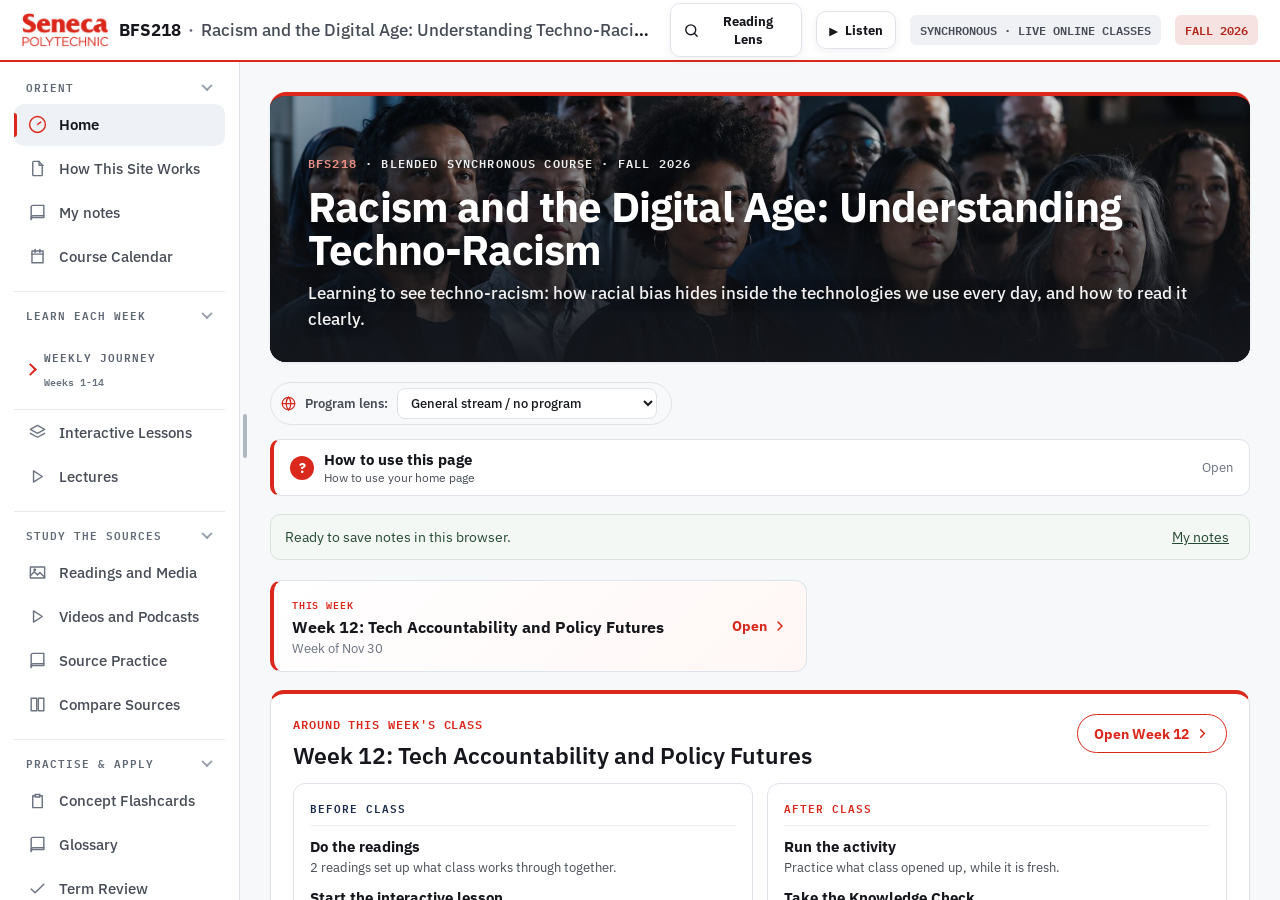
<file: index.html>
<!DOCTYPE html>
<html lang="en-CA">
<head>
<meta charset="utf-8">
<meta http-equiv="Content-Security-Policy" content="default-src 'self'; script-src 'self' 'unsafe-inline'; style-src 'self' 'unsafe-inline'; img-src 'self' data: blob:; media-src 'self' blob:; font-src 'self'; connect-src 'self'; frame-src 'self' https://www.youtube-nocookie.com; object-src 'none'; base-uri 'self'; form-action 'none'">
<meta name="referrer" content="no-referrer">
<meta name="theme-color" content="#DA291C">
<meta name="viewport" content="width=device-width, initial-scale=1">
<meta name="build" content="20260914-3">
<script>
(function(){try{var m=document.querySelector('meta[name="build"]');var L=m?(m.content||''):'';if(!L)return;function cleanMarker(t){try{var u=new URL(location.href);if(t===L&&u.searchParams.has('_bf_build')){u.searchParams.delete('_bf_build');history.replaceState(history.state,'',u.href);}}catch(e){}}function chk(){fetch('build.txt?_='+Date.now(),{cache:'no-store'}).then(function(r){return r.ok?r.text():null;}).then(function(t){if(!t)return;t=(t||'').trim();if(!t)return;if(t===L){cleanMarker(t);return;}var seen=false,storageOK=true;try{seen=sessionStorage.getItem('bf_reload_for')===t;if(!seen)sessionStorage.setItem('bf_reload_for',t);}catch(e){storageOK=false;}if(seen)return;if(storageOK){location.reload();return;}try{var u=new URL(location.href);if(u.searchParams.get('_bf_build')===t)return;u.searchParams.set('_bf_build',t);location.replace(u.href);}catch(e){}}).catch(function(){});}chk();document.addEventListener('visibilitychange',function(){if(!document.hidden)chk();});window.addEventListener('focus',chk);setInterval(function(){if(!document.hidden)chk();},60000);}catch(e){}})();
</script>
<title>BFS218 Synchronous: your live-class companion site</title>
<meta name="description" content="Instructor-created companion site for the synchronous online section of BFS218 at Seneca Polytechnic: prepare before class, review after, with readings, concepts, immersive experiences, and study supports. Blackboard remains the official Seneca course platform.">
<link rel="stylesheet" href="./fonts/fonts.css?v=20260914-3">
<link rel="icon" type="image/svg+xml" href="./favicon.svg">
<style>
  :root{
    --navy:#1B2A4A; --red:#DA291C; --red-dark:#961A13; --amber:#F2A900; --page:#F7F8FA; --surface:#fff;
    --surface-alt:#FBFCFD; --soft:#EEF1F5; --border:#DEE3EA; --border-hover:#C9D1DC;
    --ink:#15171C; --ink-dim:#474C57; --ink-faint:#6B7280; --focus:#1552D8;
    --sans:'IBM Plex Sans',ui-sans-serif,system-ui,'Segoe UI',Arial,sans-serif;
    --mono:'IBM Plex Mono',ui-monospace,'Cascadia Code',Consolas,monospace;
  }
  *{box-sizing:border-box}
  html,body{margin:0;padding:0;overflow-x:hidden}
  body{font-family:var(--sans);background:var(--page);color:var(--ink);-webkit-font-smoothing:antialiased}
  button,input,select,textarea{font-family:inherit}
  button{cursor:pointer;min-height:24px}
  ::selection{background:#FCEFD2}
  *:focus-visible{outline:2px solid var(--focus);outline-offset:2px;border-radius:4px}
  a{color:#0b4fc0}
  .mono{font-family:var(--mono)}
  .skip{position:absolute;left:-999px;top:0;background:var(--ink);color:#fff;padding:10px 16px;z-index:200;border-radius:0 0 8px 0}
  .skip:focus{left:0}
  .vh{position:absolute;left:-9999px;width:1px;height:1px;overflow:hidden}
  .soc-weekstrip{display:none}
  .soc-mobile-menu{display:none!important}
  .soc-mobile-scrim{display:none}
  .soc-mobile-jump{display:none}
  .reader-lens-btn{margin-left:auto;display:inline-flex;align-items:center;justify-content:center;gap:7px;min-height:38px;border:1px solid var(--border);border-radius:10px;background:#fff;color:var(--ink);padding:8px 12px;font-size:.84rem;font-weight:800;box-shadow:0 3px 10px rgba(27,42,74,.06)}
  .reader-lens-btn.on{border-color:var(--red);background:#FBF4F3;color:var(--red)}
  .rl-dock{position:fixed;left:0;right:0;bottom:0;z-index:97;background:#fff;border-top:3px solid #DA291C;box-shadow:0 -10px 30px rgba(21,23,28,.18);padding:10px 18px calc(12px + env(safe-area-inset-bottom, 0px))}
  .rl-dock-head{display:flex;align-items:center;gap:10px}
  .rl-dock-head strong{display:inline-flex;align-items:center;gap:6px;font-size:.82rem;color:#B02318;letter-spacing:.03em;text-transform:uppercase}
  .rl-dock-hint{flex:1;font-size:.73rem;color:#474C57;line-height:1.4}
  .rl-dock-copy{font-size:1.5rem;line-height:1.6;font-weight:650;color:#15171C;max-height:5.6em;overflow:auto;padding-top:6px}
  @media (max-width:760px){.rl-dock-hint{display:none}.rl-dock-copy{font-size:1.3rem;max-height:4.6em}}
  .wk-save-note{display:block;margin-top:6px;font-size:.72rem;line-height:1.45;color:#474C57}
  textarea:focus-visible{outline:3px solid #1552D8!important;outline-offset:2px}
  .vid-load:focus-visible{outline:3px solid #7EB8FF!important;outline-offset:2px}
  .wk-coll-btn{float:right;margin-left:12px;min-width:30px;min-height:30px;border:1px solid #DEE3EA;background:#fff;color:#474C57;border-radius:8px;font-size:1.05rem;font-weight:600;line-height:1;cursor:pointer}
  .wk-coll-btn:hover{background:#EEF1F5}
  .wk-coll-btn:focus-visible{outline:3px solid #1B2A4A;outline-offset:2px}
  section.wk-collapsed > :not(h2.wk-sec):not(.wk-desc):not(.wk-coll-btn){display:none!important}
  section.wk-collapsed h2.wk-sec{margin-bottom:8px}
  .wk-desc{font-size:.92rem;line-height:1.6;color:var(--ink-dim);margin:0 0 14px}
  .site-howto-links{display:flex;gap:10px;flex-wrap:wrap;margin:0 0 16px}
  .site-howto-links a{font-size:.82rem;font-weight:700;color:#1B2A4A;background:#EEF1F5;border:1px solid #DEE3EA;border-radius:999px;padding:7px 14px;text-decoration:none}
  .site-howto-links a:hover{background:#e3e8ef}
  .site-howto-steps{list-style:none;margin:0;padding:0;display:grid;gap:10px}
  .site-howto-step{display:flex;gap:14px;align-items:flex-start;background:#fff;border:1px solid var(--border);border-radius:12px;padding:14px 16px;transition:transform .15s,box-shadow .15s,border-color .15s}
  .site-howto-step:hover{transform:translateX(3px);border-color:var(--red);box-shadow:0 3px 12px rgba(20,30,50,.07)}
  .site-howto-step .n{flex:none;width:30px;height:30px;border-radius:50%;background:var(--red);color:#fff;font-weight:700;display:flex;align-items:center;justify-content:center;font-size:.95rem}
  .site-howto-step b{display:block;font-size:1rem;color:var(--ink);margin-bottom:2px}
  .site-howto-step p{margin:0;font-size:.9rem;line-height:1.5;color:var(--ink-dim)}
  section.wk-collapsed > .wk-desc{margin-bottom:0}
  .wk-coll-bar{display:flex;align-items:center;gap:10px;flex-wrap:wrap;margin:0 0 14px}
  .wk-coll-bar button{border:1px solid #DEE3EA;background:#fff;color:#1B2A4A;border-radius:999px;font-size:.8125rem;font-weight:600;padding:7px 13px;cursor:pointer}
  .wk-coll-bar button:hover{background:#EEF1F5}
  .wk-coll-bar span{font-size:.75rem;color:#6B7280}
  .sc-panel{border:1px solid #DEE3EA;border-radius:16px;background:#fff;padding:20px 22px;margin:0 0 26px}
  .sc-stats{display:flex;gap:18px;flex-wrap:wrap;margin:0 0 14px;font-size:.9rem;color:#474C57}
  .sc-stats b{color:#141821;font-size:1.05rem}
  .sc-rec{display:flex;align-items:center;justify-content:space-between;gap:14px;border:1px solid #EEF1F5;border-radius:12px;padding:12px 14px;margin:0 0 10px}
  .sc-rec b{font-size:.95rem;color:#141821}
  .sc-rec p{margin:3px 0 0;font-size:.85rem;color:#474C57}
  .sc-rec > button{flex:none;border:1px solid #1B2A4A;background:#1B2A4A;color:#fff;border-radius:999px;font-size:.8125rem;font-weight:600;padding:8px 14px;cursor:pointer}
  .sc-rec > button:hover{background:#33456B}
  .sc-nameform label{display:block;font-size:.85rem;font-weight:600;color:#141821;margin:8px 0 6px}
  .sc-nameform div{display:flex;gap:8px}
  .sc-nameform input{flex:1;max-width:260px;border:1px solid #DEE3EA;border-radius:9px;padding:8px 11px;font-size:.9rem}
  .sc-nameform button{border:1px solid #1B2A4A;background:#fff;color:#1B2A4A;border-radius:9px;font-size:.85rem;font-weight:600;padding:8px 14px;cursor:pointer}
  .sc-nameform small,.sc-nameline{display:block;margin-top:7px;font-size:.75rem;color:#6B7280}
  .sc-linkbtn{border:none;background:none;color:#1B2A4A;text-decoration:underline;font-size:.75rem;cursor:pointer;padding:0}
  .sc-how{margin-top:10px}
  .sc-how summary{font-size:.8125rem;font-weight:600;color:#474C57;cursor:pointer}
  .sc-how p{font-size:.8125rem;color:#6B7280;margin:6px 0 0}
  .home-intro .home-about{margin-top:8px}
  .home-intro summary{font-size:.95rem;font-weight:600;color:var(--red);cursor:pointer;list-style:none;display:flex;align-items:center;gap:8px;padding:4px 0}
  .home-intro summary::-webkit-details-marker{display:none}
  .home-intro summary::before{content:"\25B8";display:inline-block;transition:transform .18s ease}
  .home-intro details[open] summary::before{transform:rotate(90deg)}
  .home-about-body{padding-top:8px}
  .home-about-body h3{font-size:1rem;margin:12px 0 6px;color:var(--ink)}
  .kd-link{display:flex;align-items:baseline;gap:9px;width:100%;background:none;border:none;text-align:left;cursor:pointer;font:inherit;padding:0;text-decoration:none}
  .kd-link .kd-t{color:inherit}
  .kd-link:hover .kd-t{text-decoration:underline}
  .kd-go{margin-left:auto;color:var(--ink-faint);font-weight:700;flex:none;align-self:center}
  .cal-link{appearance:none;-webkit-appearance:none;border-top:0;border-left:0;cursor:pointer;font:inherit;color:inherit;text-align:left;width:100%;text-decoration:none}
  .cal-due.cal-link:hover{background:#f7dcd9}.cal-open.cal-link:hover{background:#e6ebf3}






  .cal-legend{display:flex;flex-wrap:wrap;gap:16px;margin:0 0 6px;font-size:.82rem;color:var(--ink-dim)}
  .cal-lg{display:inline-flex;align-items:center;gap:7px}
  .cal-sw{width:13px;height:13px;border-radius:4px;flex:none}
  .cal-sw-due{background:var(--red)}.cal-sw-class{background:#1B2A4A}.cal-sw-open{background:#EEF1F5;border:1px solid #cdd3dc}.cal-sw-study{background:#dbe4f2}
  .cal-grids{display:grid;grid-template-columns:repeat(auto-fit,minmax(290px,1fr));gap:20px;margin:16px 0 26px}
  .cal-month{border:1px solid #DEE3EA;border-radius:14px;overflow:hidden;background:#fff}
  .cal-mhead{background:#1B2A4A;color:#fff;font-weight:600;font-size:.95rem;padding:10px 14px}
  .cal-grid{display:grid;grid-template-columns:repeat(7,1fr)}
  .cal-dow{text-align:center;font-size:.6rem;letter-spacing:.04em;color:#6B7280;font-weight:700;padding:7px 0 5px;text-transform:uppercase;border-bottom:1px solid #EEF1F5}
  .cal-cell{min-height:56px;border-bottom:1px solid #EEF1F5;border-right:1px solid #EEF1F5;padding:4px 5px;display:flex;flex-direction:column;gap:2px}
  .cal-grid > div:nth-child(7n){border-right:none}
  .cal-num{font-weight:600;color:var(--ink);font-size:.8rem}
  .cal-blank{background:#FAFBFC}
  .cal-tag{font-size:.58rem;line-height:1.12;font-weight:700;border-radius:5px;padding:2px 4px;color:#1B2A4A;background:#EEF1F5}
  .cal-due{background:#FBECEB}.cal-due .cal-num{color:var(--red)}.cal-due .cal-tag{background:var(--red);color:#fff}
  .cal-class .cal-tag{background:#1B2A4A;color:#fff}.cal-class .cal-num{color:#1B2A4A}
  .cal-open .cal-tag{background:#EEF1F5;color:#1B2A4A}
  .cal-study{background:#F3F6FB}.cal-study .cal-tag{background:#dbe4f2;color:#1B2A4A}
  .cal-today{outline:2px solid var(--red);outline-offset:-2px}




  .due-panel{margin-top:10px;background:#fff;border:1px solid #f0d9d7;border-radius:12px;padding:14px 16px}
  @keyframes upcomingScroll{from{transform:translateX(0)}to{transform:translateX(-50%)}}
  .upcoming-banner{position:sticky;top:8px;z-index:48;display:grid;grid-template-columns:auto minmax(0,1fr) auto;align-items:stretch;border:1px solid #DEE3EA;border-radius:12px;background:#fff;overflow:hidden;margin:0 0 14px;box-shadow:0 4px 16px rgba(0,0,0,.06)}
  .upcoming-label{border:0;background:#DA291C;color:#fff;padding:8px 14px;font:inherit;cursor:pointer;display:flex;flex-direction:column;justify-content:center;align-items:flex-start;min-width:112px}.upcoming-label:hover,.upcoming-label:focus-visible{background:#961A13}.upcoming-label span{font-size:.78rem;font-weight:800;letter-spacing:.05em;text-transform:uppercase}.upcoming-label small{font-size:.68rem;color:rgba(255,255,255,.9);margin-top:2px}
  .upcoming-pause{border:0;background:#F8F9FB;color:#474C57;padding:8px 14px;font:inherit;cursor:pointer;min-width:68px;font-size:.75rem;font-weight:700;border-left:1px solid #DEE3EA;transition:background .15s,color .15s}.upcoming-pause:hover,.upcoming-pause:focus-visible{background:#EEF1F5;color:#15171C}
  .upcoming-window{min-width:0;overflow:hidden;display:flex;align-items:center}.upcoming-track{display:flex;align-items:center;width:max-content;animation:upcomingScroll 54s linear infinite;will-change:transform}.upcoming-loop{display:flex;align-items:center;flex:none}.upcoming-banner.paused .upcoming-track,.upcoming-banner:hover .upcoming-track,.upcoming-window:focus .upcoming-track{animation-play-state:paused}
  .upcoming-item{display:inline-flex;align-items:center;gap:7px;white-space:nowrap;padding:9px 18px 9px 15px;border-right:1px solid #E5E5E5;color:#15171C;font-size:.8rem}.upcoming-item i{width:9px;height:9px;border-radius:50%;background:#15171C;flex:none}.upcoming-item b{color:#15171C}.upcoming-item small{font-size:.75rem;color:#474C57}.upcoming-due i{background:#DA291C}.upcoming-async i{background:#6B7280;border-radius:2px}.upcoming-study i{background:#fff;border:2px solid #6B7280}.upcoming-open i{background:#961A13;border-radius:1px;transform:rotate(45deg)}
  .upcoming-reminder{position:fixed;inset:0;z-index:220;display:flex;align-items:center;justify-content:center;padding:20px;background:rgba(0,0,0,.7);backdrop-filter:blur(6px)}.upcoming-reminder-card{position:relative;width:min(610px,100%);max-height:calc(100vh - 40px);overflow:auto;border-radius:20px;background:linear-gradient(145deg,#fff 0%,#fff 74%,#F8F8F8 100%);border:1px solid #CFCFCF;border-left:7px solid #DA291C;padding:30px;box-shadow:0 32px 90px rgba(0,0,0,.42)}.upcoming-reminder-card>.mono{display:inline-flex;border-radius:999px;background:#FFF1EF;padding:5px 9px;font-size:.68rem;letter-spacing:.08em;color:#961A13;font-weight:900}.upcoming-reminder-card h2{font-size:1.55rem;line-height:1.15;margin:10px 0 18px}.upcoming-reminder-card ul{list-style:none;margin:0;padding:0;display:grid;gap:10px}.upcoming-reminder-card li{display:grid;grid-template-columns:132px 1fr;gap:14px;align-items:start;border:1px solid #D8D8D8;border-radius:13px;background:#fff;padding:13px 14px;box-shadow:0 2px 8px rgba(0,0,0,.04)}.upcoming-reminder-card li b{color:#15171C;font-size:.8rem;line-height:1.3}.upcoming-reminder-card li b small{display:block;margin-top:4px;color:#961A13;font-size:.72rem}.upcoming-reminder-card li span{font-size:.9rem;line-height:1.48}.upcoming-reminder-card li span small{display:block;margin-top:3px;color:#474C57}.upcoming-reminder-card p{font-size:.84rem;line-height:1.55;color:#474C57;margin:16px 0}.upcoming-reminder-card>div:last-child{display:flex;gap:9px;flex-wrap:wrap}.upcoming-reminder-card>div:last-child button{border:1px solid #DA291C;border-radius:10px;background:#DA291C;color:#fff;padding:11px 14px;font-weight:800}.upcoming-reminder-card>div:last-child button:hover,.upcoming-reminder-card>div:last-child button:focus-visible{background:#961A13;border-color:#961A13}.upcoming-reminder-card>div:last-child button.secondary{background:#fff;color:#15171C;border-color:#15171C}.upcoming-reminder-card>div:last-child button.secondary:hover,.upcoming-reminder-card>div:last-child button.secondary:focus-visible{background:#F4F4F4;color:#15171C}
  .mobile-cal-sub{display:none}.mobile-access-panel{border:1px solid #D7D7D7;border-left:5px solid #DA291C;border-radius:0 14px 14px 0;background:#fff;padding:18px 20px;margin:16px 0}.mobile-access-panel .mono,.mobile-cal-sub .mono{font-size:.66rem;letter-spacing:.08em;color:#961A13;font-weight:900}.mobile-access-panel h2,.mobile-cal-sub h2{font-size:1.12rem;color:#15171C;margin:5px 0 7px}.mobile-access-panel p,.mobile-cal-sub p{font-size:.88rem;line-height:1.55;color:#474C57;margin:0 0 11px}.mobile-access-panel>div:last-of-type{display:flex;gap:8px;flex-wrap:wrap}.mobile-access-panel a,.mobile-access-panel button,.mobile-cal-sub a{display:inline-flex;align-items:center;justify-content:center;border:1px solid #DA291C;border-radius:9px;background:#DA291C;color:#fff;padding:9px 12px;font:inherit;font-size:.82rem;font-weight:800;text-decoration:none}.mobile-access-panel button{background:#fff;color:#961A13}.mobile-access-panel small{display:block;margin-top:9px;color:#474C57;font-size:.75rem}
  @media(max-width:760px){.mobile-cal-sub{display:block;border:1px solid #D7D7D7;border-top:5px solid #DA291C;border-radius:12px;background:#fff;padding:16px;margin:0 0 16px}.mobile-cal-sub a{width:100%}}
  @media(max-width:640px){.upcoming-banner{grid-template-columns:minmax(0,1fr) auto}.upcoming-label{grid-column:1/-1;min-width:0;flex-direction:row;gap:8px;align-items:center}.upcoming-window{min-height:42px}.upcoming-item{padding:8px 13px}.upcoming-reminder-card{padding:20px 16px}.upcoming-reminder-card li{grid-template-columns:1fr;gap:3px}.upcoming-reminder-card>div:last-child{display:grid}.upcoming-reminder-card>div:last-child button{width:100%}}
  @media(prefers-reduced-motion:reduce){.upcoming-track{animation:none}.upcoming-track [aria-hidden="true"]{display:none}.upcoming-window{overflow-x:auto}}
  .due-open-cal{font-size:.8rem;font-weight:700;color:#fff;background:#1B2A4A;border:none;border-radius:9px;padding:8px 14px;cursor:pointer}
  .kd-mon{font-family:var(--mono);font-size:.7rem;letter-spacing:.08em;color:var(--ink-faint);font-weight:700;margin:16px 0 6px;padding-top:10px;border-top:1px solid var(--soft)}
  .kd-mon:first-child{margin-top:0;border-top:none;padding-top:0}
  .kd-row{display:flex;gap:14px;align-items:flex-start;padding:7px 0}
  .kd-date{flex:none;width:50px;text-align:center;background:#F2F4F7;border-radius:10px;padding:6px 0;line-height:1.05}
  .kd-date.kd-past{background:#EDEFF2}
  .kd-date .kd-day{display:block;font-size:1.15rem;font-weight:700;color:var(--ink)}
  .kd-date .kd-mo{display:block;font-size:.6rem;letter-spacing:.06em;color:var(--ink-faint);text-transform:uppercase}
  .kd-items{flex:1;min-width:0;display:flex;flex-direction:column;gap:4px;padding-top:2px}
  .kd-item{display:flex;align-items:baseline;gap:9px;font-size:.94rem;line-height:1.4;color:var(--ink)}
  .kd-item .kd-dot{flex:none;width:8px;height:8px;border-radius:50%;margin-top:6px;background:#9aa3af}
  .kd-due .kd-dot{background:var(--red)}.kd-due .kd-t{font-weight:600}
  .kd-class .kd-dot{background:#1B2A4A}
  .kd-item em{font-style:normal;color:var(--ink-faint);font-size:.86rem}
  .kd-due em{color:var(--red);font-weight:600}
  .kd-rowpast{opacity:.5}

  .jnow{display:flex;align-items:center;justify-content:space-between;gap:14px;width:100%;text-align:left;border:1px solid var(--border);border-left:4px solid var(--red);background:linear-gradient(135deg,#fff,#fff7f6);border-radius:12px;padding:14px 18px;margin:0 0 18px;cursor:pointer}
  .jnow:hover{background:#fff1ef}
  .jnow-l{display:flex;flex-direction:column;gap:3px;min-width:0}
  .jnow-tag{font-size:.64rem;letter-spacing:.08em;color:var(--red);font-weight:800}
  .jnow-l b{font-size:1.02rem;color:var(--ink)}
  .jnow-date{font-size:.8rem;color:var(--ink-faint)}
  .jnow-go{display:inline-flex;align-items:center;gap:5px;font-size:.85rem;font-weight:700;color:var(--red);white-space:nowrap}
  .jprog{display:flex;align-items:center;gap:10px;margin:0 0 14px}
  .jprog-bar{flex:1;height:7px;border-radius:999px;background:#eaecef;overflow:hidden;max-width:280px}
  .jprog-bar>span{display:block;height:100%;background:var(--red);border-radius:999px}
  .jprog-txt{font-size:.8rem;color:var(--ink-faint);font-weight:600}
  @media (prefers-reduced-motion:reduce){.home-intro summary::before{transition:none}}
  #walk-overlay{position:fixed;inset:0;z-index:150;display:flex;flex-direction:column;background:radial-gradient(130% 100% at 50% -10%,#243154 0%,#141a28 55%,#090c12 100%);color:#fff;animation:walkfade .22s ease}
  @keyframes walkfade{from{opacity:0}to{opacity:1}}
  .walk-theme{position:absolute;top:20px;left:20px;z-index:4;height:42px;padding:0 16px;border:1px solid rgba(255,255,255,.24);background:rgba(255,255,255,.08);color:#fff;border-radius:11px;font-size:.8rem;font-weight:600;cursor:pointer;backdrop-filter:blur(6px)}
  .walk-theme:hover{background:rgba(255,255,255,.18)}
  .walk-close{position:absolute;top:20px;right:20px;z-index:4;width:42px;height:42px;border:1px solid rgba(255,255,255,.24);background:rgba(255,255,255,.08);color:#fff;border-radius:11px;display:flex;align-items:center;justify-content:center;cursor:pointer;backdrop-filter:blur(6px)}
  .walk-close:hover{background:rgba(255,255,255,.18)}
  .walk-stage{flex:1;display:flex;flex-direction:column;align-items:center;padding:72px clamp(24px,6vw,90px) 20px;min-height:0;overflow-y:auto;overflow-x:hidden}
  .walk-slide{max-width:960px;width:100%;margin:auto 0}
  .walk-slide{animation:walkin .42s cubic-bezier(.22,.61,.36,1)}
  .walk-view-update .walk-slide{animation:none}
  .walk-slide.wkslide-model{animation:none}
  @keyframes walkin{from{opacity:.4;transform:translateY(14px)}to{opacity:1;transform:none}}
  .walk-kicker{font-family:"IBM Plex Mono",ui-monospace,monospace;font-size:.72rem;letter-spacing:.16em;color:#FF6B5E;font-weight:700;margin-bottom:16px}
  .walk-title{font-size:clamp(2rem,5.5vw,3.4rem);line-height:1.05;font-weight:600;margin:0 0 18px;letter-spacing:-.015em;text-wrap:balance;text-shadow:0 2px 10px rgba(0,0,0,.32)}
  .walk-lead{font-size:clamp(1.05rem,2.2vw,1.32rem);line-height:1.6;color:#f5f7fb;margin:0 0 26px;max-width:660px;text-shadow:0 1px 3px rgba(0,0,0,.26)}
  .walk-q{border-left:3px solid #FF6B5E;padding:6px 0 6px 20px;margin-top:14px}
  .walk-q span{display:block;font-size:.78rem;letter-spacing:.08em;text-transform:uppercase;color:#d3d9e5;margin-bottom:8px}
  .walk-q b{font-size:clamp(1.25rem,2.6vw,1.55rem);line-height:1.32;font-weight:600;color:#fff}
  .walk-h{font-size:clamp(1.6rem,4vw,2.5rem);line-height:1.12;font-weight:600;margin:0 0 20px;letter-spacing:-.015em;text-wrap:balance;text-shadow:0 2px 10px rgba(0,0,0,.32)}
  .walk-body{font-size:clamp(1.08rem,2.4vw,1.34rem);line-height:1.72;color:#fff;margin:0;text-shadow:0 1px 3px rgba(0,0,0,.24)}
  .walk-cite{margin-top:20px;font-size:.85rem;color:#d9dfeb;font-style:italic}
  .walk-terms{display:grid;grid-template-columns:repeat(auto-fit,minmax(340px,1fr));gap:16px 26px;margin:0}
  .walk-term-h{font-size:clamp(1.1rem,2vw,1.3rem);font-weight:600;color:#fff;margin:0 0 5px}
  .walk-term-d{font-size:clamp(.95rem,1.7vw,1.05rem);line-height:1.55;color:#f4f7fb}
  .walk-term-d i{color:#d3d9e5}
  .wkslide-close{text-align:center}
  .wkslide-close .walk-can{display:inline-block;text-align:left;margin:0 auto 4px}
  .wkslide-close .walk-reflect{max-width:640px;margin-left:auto;margin-right:auto;text-align:left}
  .wkslide-close .walk-can li{padding:9px 0 9px 34px;border-bottom:none}
  .walk-qlist,.walk-can{list-style:none;margin:0;padding:0}
  .walk-qlist li,.walk-can li{font-size:clamp(1.08rem,2.2vw,1.3rem);line-height:1.5;padding:16px 0 16px 34px;border-bottom:1px solid rgba(255,255,255,.16);position:relative;color:#fff;text-shadow:0 1px 3px rgba(0,0,0,.2)}
  .walk-qlist li:before{content:"?";position:absolute;left:0;color:#FF6B5E;font-weight:700;font-size:1.2rem}
  .walk-can li:before{content:"\2713";position:absolute;left:0;color:#6FE39C;font-weight:700;font-size:1.2rem}
  .walk-reflect{margin-top:22px;background:none;border-top:1px solid rgba(255,255,255,.14);border-radius:0;padding:16px 0 0}
  .walk-reflect span{display:block;font-size:.76rem;letter-spacing:.08em;text-transform:uppercase;color:#d3d9e5;margin-bottom:8px}
  .walk-reflect p{margin:0;font-size:clamp(1rem,2vw,1.12rem);line-height:1.6;color:#fff;text-shadow:0 1px 3px rgba(0,0,0,.2)}
  .walk-cta{margin-top:22px;margin-bottom:4px;background:#DA291C;color:#fff;border:none;border-radius:11px;font-size:1rem;font-weight:600;padding:14px 26px;cursor:pointer}
  .walk-cta:hover{background:#c0241a}
  .walk-slide.wkslide-figure,.walk-slide.wkslide-model{max-width:min(1300px,95vw);height:100%}
  .walk-modelview{padding:0}
  .walk-modelshell{width:100%;height:100%;position:relative}
  @media (min-width:641px){.walk-modelshell{height:auto;aspect-ratio:16/9}}
  .walk-modelshell>canvas{width:100%!important;height:100%!important;display:block}
  .walk-modelshell .wk-cam-ctl{position:absolute;left:50%;bottom:14px;transform:translateX(-50%);margin:0;display:flex;gap:8px;flex-wrap:wrap;justify-content:center;z-index:2}
  .walk-modelshell .wk-cam-ctl button{min-width:44px;height:44px;padding:0 12px;border:1px solid rgba(255,255,255,.28);background:rgba(20,26,40,.55);color:#fff;border-radius:10px;font-size:1rem;font-weight:600;cursor:pointer}
  .walk-modelshell .wk-cam-ctl button:hover{background:rgba(40,52,78,.75)}
  .walk-light .walk-modelshell .wk-cam-ctl button{border-color:#d3dae2;background:rgba(255,255,255,.85);color:#1B2A4A}
  .walk-figwrap{display:grid;grid-template-columns:minmax(220px,320px) 1fr;gap:34px;height:100%;align-items:center;width:100%}
  .walk-figtext{display:flex;flex-direction:column;gap:10px}
  .walk-fighead{font-size:clamp(1.4rem,2.4vw,2rem);line-height:1.15;font-weight:600;margin:0;letter-spacing:-.01em;text-wrap:balance}
  .walk-fignote{padding:40px;text-align:center;opacity:.7}
  .walk-figcap{font-size:clamp(.95rem,1.9vw,1.08rem);line-height:1.55;color:#f2f5fa;margin:0 0 16px;max-width:760px;text-shadow:0 1px 3px rgba(0,0,0,.22)}
  .walk-model-steps{display:flex;flex-wrap:wrap;gap:8px;margin:2px 0 0}.walk-model-steps>span{flex:1 0 100%;font-size:.68rem;font-weight:800;letter-spacing:.08em;text-transform:uppercase;color:#d3d9e5}.walk-model-steps button{flex:1 1 118px;min-height:44px;border:1px solid rgba(255,255,255,.28);background:rgba(255,255,255,.08);color:#fff;border-radius:10px;padding:8px 10px;font-size:.78rem;line-height:1.2;font-weight:700}.walk-model-steps button.on{border-color:#FF8A80;background:#B3261E;color:#fff;box-shadow:0 0 0 2px rgba(255,138,128,.18)}.walk-light .walk-model-steps>span{color:#6b7280}.walk-light .walk-model-steps button{border-color:#c8d0da;background:#fff;color:#1B2A4A}.walk-light .walk-model-steps button.on{border-color:#B3261E;background:#FFF3F1;color:#961A13;box-shadow:0 0 0 2px rgba(179,38,30,.12)}
  .walk-figview{height:100%;min-height:40vh;display:flex;align-items:center;justify-content:center;overflow:hidden;cursor:default;position:relative;background:radial-gradient(58% 54% at 50% 46%,rgba(255,255,255,.10),rgba(255,255,255,0) 72%)}
  .walk-figimg{max-width:100%;max-height:100%;transform-origin:center center;transition:transform .18s ease;will-change:transform;user-select:none;-webkit-user-drag:none;pointer-events:none;border-radius:14px;box-shadow:0 30px 80px rgba(0,0,0,.55),0 8px 24px rgba(0,0,0,.4)}
  .walk-figimg.nofx{transition:none}
  .walk-figctl{display:flex;gap:8px;justify-content:flex-start;flex-wrap:wrap;margin:6px 0 0}
  .walk-figctl button{min-width:46px;height:44px;padding:0 14px;border:1px solid rgba(255,255,255,.24);background:rgba(255,255,255,.08);color:#fff;border-radius:11px;font-size:1.05rem;font-weight:600;cursor:pointer;display:flex;align-items:center;justify-content:center}
  .walk-figctl button:hover{background:rgba(255,255,255,.18)}
  .walk-bar{display:flex;align-items:center;gap:18px;justify-content:center;padding:18px 24px calc(20px + env(safe-area-inset-bottom));border-top:1px solid rgba(255,255,255,.1)}
  .walk-prev,.walk-next{width:48px;height:48px;border:1px solid rgba(255,255,255,.24);background:rgba(255,255,255,.08);color:#fff;border-radius:50%;display:flex;align-items:center;justify-content:center;cursor:pointer;flex:none}
  .walk-prev{transform:scaleX(-1)}
  .walk-prev:hover,.walk-next:hover{background:rgba(255,255,255,.18)}
  .walk-prev:disabled,.walk-next:disabled{opacity:.28;cursor:default}
  .walk-dots{display:flex;gap:9px;flex-wrap:wrap;justify-content:center;max-width:420px}
  .walk-dot{width:9px;height:9px;border-radius:50%;border:none;background:rgba(255,255,255,.26);cursor:pointer;padding:0;transition:transform .16s ease,background .16s ease}
  .walk-dot.on{background:#FF6B5E;transform:scale(1.35)}
  .walk-count{font-family:"IBM Plex Mono",ui-monospace,monospace;font-size:.82rem;color:rgba(255,255,255,.55);min-width:56px;text-align:center}
  #walk-overlay.walk-light{background:radial-gradient(120% 95% at 50% 25%,#ffffff 0%,#f5f8fc 65%,#eef2f8 100%);color:#141821}
  .walk-light .walk-lead,.walk-light .walk-body,.walk-light .walk-qlist li,.walk-light .walk-can li,.walk-light .walk-q b,.walk-light .walk-reflect p,.walk-light .walk-terms dt,.walk-light .walk-terms dd{color:#1f2733}
  .walk-light .walk-title,.walk-light .walk-h{color:#0f1520}
  .walk-light .walk-cite,.walk-light .walk-q span,.walk-light .walk-reflect span,.walk-light .walk-count,.walk-light .walk-figcap,.walk-light .walk-terms dd i,.walk-light .walk-terms i{color:#6b7280}
  .walk-light .walk-term-h{color:#0f1520}
  .walk-light .walk-term-d{color:#28303c}
  .walk-light .walk-term-d i{color:#6b7280}
  .walk-light .walk-kicker{color:#B02318}
  .walk-light .walk-close,.walk-light .walk-theme,.walk-light .walk-prev,.walk-light .walk-next,.walk-light .walk-figctl button{border-color:#d3dae2;background:#fff;color:#1B2A4A}
  .walk-light .walk-close:hover,.walk-light .walk-theme:hover,.walk-light .walk-prev:hover,.walk-light .walk-next:hover,.walk-light .walk-figctl button:hover{background:#eef1f5}
  .walk-light .walk-bar,.walk-light .walk-qlist li,.walk-light .walk-can li{border-color:#e2e6ec}
  .walk-light .walk-reflect{background:none;border-top-color:#dde2ea}
  .walk-light .walk-q{border-left-color:#B02318}
  .walk-light .walk-figview{background:transparent}
  .walk-light .walk-figimg{box-shadow:0 12px 40px rgba(28,40,64,.12)}
  .walk-light .walk-dot{background:rgba(20,24,33,.22)}
  .walk-light .walk-dot.on{background:#B02318}
  @media (max-width:640px){.walk-theme{font-size:0;padding:0;width:42px}.walk-theme:before{content:"\25D0";font-size:1.1rem}.walk-stage{padding:64px 20px 16px}.walk-figwrap{grid-template-columns:1fr;gap:16px}.walk-figview{min-height:38vh}}
  @media (max-width:520px){.walk-count{display:none}}
  @media (prefers-reduced-motion:reduce){#walk-overlay,.walk-slide{animation:none}.walk-figimg,.walk-dot{transition:none}}
  #walk-overlay .walk-theme{font-size:.82rem;width:auto;padding:0 14px}
  .walk-access-panel{position:absolute;z-index:6;left:20px;top:70px;width:min(470px,calc(100vw - 40px));max-height:calc(100vh - 150px);overflow:auto;border:1px solid rgba(255,255,255,.28);border-radius:14px;background:#151b29;color:#fff;box-shadow:0 22px 60px rgba(0,0,0,.38);padding:15px}
  .walk-access-head{display:flex;align-items:center;gap:12px;border-bottom:1px solid rgba(255,255,255,.18);padding-bottom:10px;margin-bottom:12px}.walk-access-head h2{font-size:1.1rem;line-height:1.2;margin:0;flex:1}.walk-access-head button{width:36px;height:36px;display:flex;align-items:center;justify-content:center;border:1px solid rgba(255,255,255,.28);border-radius:9px;background:transparent;color:inherit}
  .walk-access-group{margin:13px 0}.walk-access-group>b{display:block;font-size:.78rem;letter-spacing:.05em;text-transform:uppercase;margin-bottom:7px}.walk-access-group>div{display:flex;gap:7px;flex-wrap:wrap}.walk-access-group button{min-height:40px;border:1px solid rgba(255,255,255,.28);border-radius:9px;background:rgba(255,255,255,.08);color:inherit;padding:7px 10px;font:inherit;font-size:.82rem;font-weight:700}.walk-access-group button[aria-pressed="true"]{border-color:#FF8A7F;background:#3A2022;color:#fff;box-shadow:0 0 0 1px #FF8A7F}.walk-access-group button:disabled{opacity:.45}.walk-access-group label{display:block;font-size:.78rem;font-weight:700;margin:9px 0}.walk-access-group select{display:block;width:100%;margin-top:5px;border:1px solid #AAB3C2;border-radius:8px;background:#fff;color:#15171C;padding:8px;font:inherit}.walk-access-group small,.walk-access-note{display:block;font-size:.75rem;line-height:1.45;color:#D8DEE8;margin:8px 0 0}
  #walk-overlay.walk-light .walk-access-panel,#walk-overlay.walk-soft .walk-access-panel,#walk-overlay.walk-warm .walk-access-panel{background:#fff;color:#15171C;border-color:#C9D1DC;box-shadow:0 20px 55px rgba(27,42,74,.2)}
  #walk-overlay.walk-light .walk-access-head,#walk-overlay.walk-soft .walk-access-head,#walk-overlay.walk-warm .walk-access-head{border-color:#DEE3EA}
  #walk-overlay.walk-light .walk-access-head button,#walk-overlay.walk-soft .walk-access-head button,#walk-overlay.walk-warm .walk-access-head button,#walk-overlay.walk-light .walk-access-group button,#walk-overlay.walk-soft .walk-access-group button,#walk-overlay.walk-warm .walk-access-group button{border-color:#B9C4D2;background:#fff;color:#1B2A4A}
  #walk-overlay.walk-light .walk-access-group button[aria-pressed="true"],#walk-overlay.walk-soft .walk-access-group button[aria-pressed="true"],#walk-overlay.walk-warm .walk-access-group button[aria-pressed="true"]{border-color:#B02318;background:#FBF4F3;color:#8C1D15;box-shadow:0 0 0 1px #B02318}
  #walk-overlay.walk-light .walk-access-group small,#walk-overlay.walk-light .walk-access-note,#walk-overlay.walk-soft .walk-access-group small,#walk-overlay.walk-soft .walk-access-note,#walk-overlay.walk-warm .walk-access-group small,#walk-overlay.walk-warm .walk-access-note{color:#474C57}
  #walk-overlay.walk-soft{background:linear-gradient(160deg,#F4F6F8 0%,#E4E8ED 100%);color:#15171C}#walk-overlay.walk-warm{background:linear-gradient(160deg,#FFF8EA 0%,#EDE0C9 100%);color:#241E16}
  .walk-soft .walk-lead,.walk-soft .walk-body,.walk-soft .walk-qlist li,.walk-soft .walk-can li,.walk-soft .walk-q b,.walk-soft .walk-reflect p,.walk-soft .walk-term-d,.walk-warm .walk-lead,.walk-warm .walk-body,.walk-warm .walk-qlist li,.walk-warm .walk-can li,.walk-warm .walk-q b,.walk-warm .walk-reflect p,.walk-warm .walk-term-d{color:#202733;text-shadow:none}.walk-warm .walk-lead,.walk-warm .walk-body,.walk-warm .walk-qlist li,.walk-warm .walk-can li,.walk-warm .walk-q b,.walk-warm .walk-reflect p,.walk-warm .walk-term-d{color:#30271E}
  .walk-soft .walk-title,.walk-soft .walk-h,.walk-soft .walk-term-h,.walk-warm .walk-title,.walk-warm .walk-h,.walk-warm .walk-term-h{color:#111821;text-shadow:none}.walk-warm .walk-title,.walk-warm .walk-h,.walk-warm .walk-term-h{color:#241B13}
  .walk-soft .walk-kicker,.walk-warm .walk-kicker{color:#A51F16}.walk-soft .walk-cite,.walk-soft .walk-q span,.walk-soft .walk-reflect span,.walk-soft .walk-count,.walk-soft .walk-figcap,.walk-warm .walk-cite,.walk-warm .walk-q span,.walk-warm .walk-reflect span,.walk-warm .walk-count,.walk-warm .walk-figcap{color:#5C6572;text-shadow:none}
  .walk-soft .walk-close,.walk-soft .walk-theme,.walk-soft .walk-prev,.walk-soft .walk-next,.walk-warm .walk-close,.walk-warm .walk-theme,.walk-warm .walk-prev,.walk-warm .walk-next{border-color:#AEB8C5;background:#fff;color:#1B2A4A}.walk-soft .walk-bar,.walk-soft .walk-qlist li,.walk-soft .walk-can li,.walk-warm .walk-bar,.walk-warm .walk-qlist li,.walk-warm .walk-can li{border-color:#C9D1DA}.walk-soft .walk-dot,.walk-warm .walk-dot{background:#737C88}.walk-soft .walk-dot.on,.walk-warm .walk-dot.on{background:#B02318}
  #walk-overlay.walk-contrast{background:#000;color:#fff}.walk-contrast .walk-kicker,.walk-contrast .walk-qlist li:before,.walk-contrast .walk-can li:before{color:#FFEA00}.walk-contrast .walk-lead,.walk-contrast .walk-body,.walk-contrast .walk-qlist li,.walk-contrast .walk-can li,.walk-contrast .walk-q b,.walk-contrast .walk-reflect p,.walk-contrast .walk-term-h,.walk-contrast .walk-term-d,.walk-contrast .walk-title,.walk-contrast .walk-h,.walk-contrast .walk-figcap{color:#fff;text-shadow:none}.walk-contrast .walk-cite,.walk-contrast .walk-q span,.walk-contrast .walk-reflect span,.walk-contrast .walk-count{color:#fff}.walk-contrast .walk-q{border-color:#FFEA00}.walk-contrast .walk-close,.walk-contrast .walk-theme,.walk-contrast .walk-prev,.walk-contrast .walk-next,.walk-contrast .walk-access-head button,.walk-contrast .walk-access-group button{border:2px solid #fff;background:#000;color:#fff}.walk-contrast .walk-access-panel{border:3px solid #fff;background:#000;color:#fff;box-shadow:none}.walk-contrast .walk-access-group button[aria-pressed="true"]{border-color:#FFEA00;background:#FFEA00;color:#000;box-shadow:none}.walk-contrast .walk-access-group small,.walk-contrast .walk-access-note{color:#fff}.walk-contrast .walk-dot{background:#fff}.walk-contrast .walk-dot.on{background:#FFEA00}.walk-contrast *:focus-visible{outline:4px solid #FFEA00!important;outline-offset:3px!important}
  .walk-font .walk-stage,.walk-font .walk-access-panel{font-family:Verdana,'Segoe UI',Tahoma,Arial,sans-serif}.walk-font .walk-kicker,.walk-font .walk-count{font-family:inherit;letter-spacing:.06em}
  .walk-size-115 .walk-lead,.walk-size-115 .walk-body,.walk-size-115 .walk-term-d,.walk-size-115 .walk-qlist li,.walk-size-115 .walk-can li,.walk-size-115 .walk-reflect p,.walk-size-115 .walk-figcap{font-size:1.38rem!important}.walk-size-130 .walk-lead,.walk-size-130 .walk-body,.walk-size-130 .walk-term-d,.walk-size-130 .walk-qlist li,.walk-size-130 .walk-can li,.walk-size-130 .walk-reflect p,.walk-size-130 .walk-figcap{font-size:1.55rem!important}.walk-size-150 .walk-lead,.walk-size-150 .walk-body,.walk-size-150 .walk-term-d,.walk-size-150 .walk-qlist li,.walk-size-150 .walk-can li,.walk-size-150 .walk-reflect p,.walk-size-150 .walk-figcap{font-size:1.78rem!important}.walk-size-175 .walk-lead,.walk-size-175 .walk-body,.walk-size-175 .walk-term-d,.walk-size-175 .walk-qlist li,.walk-size-175 .walk-can li,.walk-size-175 .walk-reflect p,.walk-size-175 .walk-figcap{font-size:1.96rem!important}.walk-size-200 .walk-lead,.walk-size-200 .walk-body,.walk-size-200 .walk-term-d,.walk-size-200 .walk-qlist li,.walk-size-200 .walk-can li,.walk-size-200 .walk-reflect p,.walk-size-200 .walk-figcap{font-size:2.12rem!important}
  .walk-size-115 .walk-title{font-size:clamp(2.3rem,6vw,3.9rem)}.walk-size-130 .walk-title{font-size:clamp(2.55rem,6.5vw,4.3rem)}.walk-size-150 .walk-title{font-size:clamp(2.8rem,7vw,4.7rem)}.walk-size-175 .walk-title{font-size:clamp(3rem,7.5vw,5rem)}.walk-size-200 .walk-title{font-size:clamp(3.2rem,8vw,5.3rem)}.walk-size-115 .walk-h,.walk-size-130 .walk-h,.walk-size-150 .walk-h,.walk-size-175 .walk-h,.walk-size-200 .walk-h{font-size:clamp(2rem,5vw,3.3rem)}.walk-size-130 .walk-terms,.walk-size-150 .walk-terms,.walk-size-175 .walk-terms,.walk-size-200 .walk-terms,.walk-size-130 .walk-figwrap,.walk-size-150 .walk-figwrap,.walk-size-175 .walk-figwrap,.walk-size-200 .walk-figwrap{grid-template-columns:1fr}.walk-size-130 .walk-slide,.walk-size-150 .walk-slide,.walk-size-175 .walk-slide,.walk-size-200 .walk-slide{max-width:1180px;margin-top:0;margin-bottom:24px}
  #walk-overlay.walk-reduce,#walk-overlay.walk-reduce .walk-slide{animation:none!important}#walk-overlay.walk-reduce *{scroll-behavior:auto!important;transition:none!important;animation:none!important}
  #walk-overlay button:focus-visible,#walk-overlay select:focus-visible{outline:3px solid #FF8A7F;outline-offset:3px}#walk-overlay .walk-slide:focus,#walk-overlay .walk-slide:focus-visible{outline:none}
  @media (max-width:640px){#walk-overlay .walk-theme{font-size:.78rem;width:auto;padding:0 10px}.walk-access-panel{left:10px;top:64px;width:calc(100vw - 20px);max-height:calc(100vh - 126px);padding:13px}.walk-stage{padding-top:116px}.walk-size-130 .walk-stage,.walk-size-150 .walk-stage,.walk-size-175 .walk-stage,.walk-size-200 .walk-stage{padding-left:16px;padding-right:16px}.walk-bar{gap:10px;padding-left:12px;padding-right:12px}.walk-dots{gap:7px}.walk-dot{width:11px;height:11px}}
  .soc-nav-group{margin:0;padding:0 0 13px;border-bottom:1px solid #E6E9EE}.soc-nav-group>summary{list-style:none;cursor:pointer;user-select:none;display:flex;align-items:center;gap:8px}.soc-nav-group>summary::-webkit-details-marker{display:none}.soc-nav-group>summary::marker{content:""}.soc-nav-group>summary::after{content:"";width:6px;height:6px;flex:none;margin-left:auto;margin-right:2px;border-right:2px solid #9AA1AC;border-bottom:2px solid #9AA1AC;transform:rotate(-45deg);transition:transform .16s ease}.soc-nav-group[open]>summary::after{transform:rotate(45deg) translate(-1px,-1px)}.soc-nav-group>summary:hover{color:#15171C}.soc-nav-group>summary:focus-visible{outline:3px solid rgba(218,41,28,.2);outline-offset:1px}.soc-nav-groupbody{display:grid;gap:2px;padding-top:2px}.soc-nav-group+.soc-nav-group{padding-top:12px}.soc-nav-label{padding:0 12px 7px;font-family:var(--mono);font-size:.68rem;line-height:1.35;font-weight:800;letter-spacing:.09em;color:#606875}.soc-nav-group button,.soc-nav-weekgroup button{position:relative;transition:background-color .16s ease,color .16s ease}.soc-nav-group button:hover,.soc-nav-weekgroup button:hover{background:#F5F6F8!important;color:#15171C!important}.soc-nav-group button[aria-current="page"]::before,.soc-nav-weekgroup button[style*="font-weight:600"]::before{content:"";position:absolute;left:0;top:9px;bottom:9px;width:3px;border-radius:0 4px 4px 0;background:#DA291C}
  .soc-nav-weekgroup{margin:0;padding:12px 0 13px;border-bottom:1px solid #E6E9EE}.soc-nav-weekgroup>summary{display:flex;align-items:center;justify-content:space-between;gap:10px;min-height:36px;padding:7px 12px;border-radius:10px;color:#5B6370;cursor:pointer;list-style:none;user-select:none}.soc-nav-weekgroup>summary::-webkit-details-marker{display:none}.soc-nav-weekgroup>summary::before{content:"";width:7px;height:7px;flex:none;border-right:2px solid #DA291C;border-bottom:2px solid #DA291C;transform:rotate(-45deg);transition:transform .16s ease;order:3}.soc-nav-weekgroup[open]>summary::before{transform:rotate(45deg) translate(-1px,-1px)}.soc-nav-weekgroup>summary:hover{background:#F5F6F8;color:#15171C}.soc-nav-weekgroup>summary:focus-visible{outline:3px solid rgba(218,41,28,.2);outline-offset:1px}.soc-nav-weekgroup>summary span{order:1;font-family:var(--mono);font-size:.68rem;line-height:1.35;font-weight:800;letter-spacing:.09em}.soc-nav-weekgroup>summary b{order:2;margin-left:auto;font-family:var(--mono);font-size:.64rem;font-weight:650;color:#69717D;white-space:nowrap}.soc-nav-weekgroup>div{display:grid;gap:1px;margin-top:4px;padding:3px 0 1px 8px;border-left:1px solid #E2E6EB}.soc-nav-weekgroup>div button{align-items:flex-start!important}.soc-nav-weekgroup>div button>span:nth-child(2){display:-webkit-box!important;overflow:hidden!important;white-space:normal!important;-webkit-box-orient:vertical;-webkit-line-clamp:2;line-height:1.28}.soc-sidebar>.soc-nav-group:last-of-type{border-bottom:0}
  .soc-nav-weekgroup:not([open])>div{display:none}
  .soc-nav-weekgroup+.soc-nav-group{padding-top:12px}.soc-nav-weekgroup>summary{display:grid;grid-template-columns:auto minmax(0,1fr);grid-template-rows:auto auto;column-gap:9px;row-gap:10px}.soc-nav-weekgroup>summary::marker{content:""}.soc-nav-weekgroup>summary::before{grid-column:1;grid-row:1/3;align-self:center;order:initial}.soc-nav-weekgroup>summary span{grid-column:2;grid-row:1;order:initial;min-width:0;white-space:normal;overflow-wrap:anywhere}.soc-nav-weekgroup>summary b{grid-column:2;grid-row:2;order:initial;min-width:0;margin-left:0;white-space:normal;overflow-wrap:anywhere;line-height:1.35}
  @media(max-width:760px){.soc-nav-label,.soc-nav-weekgroup>summary span{font-size:.7rem}.soc-nav-group{padding-bottom:11px}.soc-nav-group+.soc-nav-group{padding-top:10px}.soc-nav-weekgroup{padding:10px 0 11px}}@media(prefers-reduced-motion:reduce){.soc-nav-group button,.soc-nav-weekgroup button,.soc-nav-weekgroup>summary::before{transition:none}}
  .wk-sec-click{cursor:pointer}
  .wk-sec-click:focus-visible{outline:3px solid #1B2A4A;outline-offset:3px;border-radius:4px}
  .home-hero-masthead{position:relative;overflow:hidden;border-radius:16px;border-top:4px solid var(--red);background:#15171C;min-height:270px;display:flex;align-items:flex-end;margin:0 0 20px;box-shadow:0 1px 3px rgba(21,23,28,.08)}
  .home-hero-masthead .hhm-img{position:absolute;inset:0;width:100%;height:100%;object-fit:cover;object-position:center 26%;display:block}
  .home-hero-masthead .hhm-scrim{position:absolute;inset:0;background:linear-gradient(180deg,rgba(21,23,28,.12) 0%,rgba(21,23,28,.5) 52%,rgba(21,23,28,.9) 100%)}
  .home-hero-masthead .hhm-body{position:relative;padding:34px 38px 30px;color:#fff;width:100%}
  .home-hero-masthead .hhm-kick{font-size:.72rem;letter-spacing:.1em;font-weight:700;color:#fff;opacity:.92;margin:0 0 12px}
  .home-hero-masthead .hhm-code{color:#ff9a8f}
  .home-hero-masthead .hhm-title{font-size:2.6rem;line-height:1.04;font-weight:800;letter-spacing:-.02em;margin:0 0 10px;color:#fff;text-shadow:0 2px 22px rgba(0,0,0,.45)}
  .home-hero-masthead .hhm-sub{font-size:1.06rem;line-height:1.5;margin:0;color:#f2f2f2;font-weight:500;text-shadow:0 1px 12px rgba(0,0,0,.5)}
  @media(max-width:760px){.home-hero-masthead{min-height:210px}.home-hero-masthead .hhm-body{padding:22px 20px 20px}.home-hero-masthead .hhm-title{font-size:1.85rem;overflow-wrap:anywhere}.home-hero-masthead .hhm-sub{font-size:.98rem}}
  .home-start{display:grid;grid-template-columns:1.25fr 1fr;gap:14px;align-items:stretch;margin:0 0 18px}
  .home-start .jnow{margin:0;height:100%}
  .home-due{display:flex;flex-direction:column;gap:8px;border:1px solid var(--border);border-left:4px solid #1B2A4A;border-radius:12px;background:#fff;padding:14px 18px}
  .home-due-h{font-size:.7rem;letter-spacing:.08em;color:#1B2A4A;font-weight:800}
  .home-due-item{display:flex;flex-direction:column;gap:1px;text-decoration:none;border-radius:8px;padding:6px 8px;margin:0 -8px;color:var(--ink);position:relative}
  a.home-due-item:hover{background:#F3F5F9}
  .home-due-name{font-size:.98rem;font-weight:700;color:var(--ink)}
  .home-due-when{font-size:.8rem;color:var(--ink-faint);font-weight:600}
  .home-due-go{position:absolute;right:8px;top:8px;color:#1B2A4A;font-weight:700}
  .home-due-empty{font-size:.92rem;color:var(--ink-dim);margin:2px 0}
  .home-due-all{align-self:flex-start;margin-top:auto;background:none;border:none;padding:4px 0 0;color:var(--red);font-weight:700;font-size:.82rem;cursor:pointer}
  @media(max-width:760px){.home-start{grid-template-columns:1fr}}
  .welcome-card h2{margin:6px 0 10px}
  .welcome-card>.welcome-actions{margin-top:4px}
  @media(prefers-reduced-motion:reduce){.soc-nav-group>summary::after{transition:none}}
  .wk-cam-ctl{display:flex;align-items:center;gap:6px;flex-wrap:wrap;margin:10px 14px 0}
  .wk-cam-ctl button{min-width:44px;min-height:44px;border:1px solid #DEE3EA;background:#fff;color:#1B2A4A;border-radius:9px;font-size:1rem;font-weight:600;cursor:pointer;padding:4px 10px}
  .wk-cam-ctl button:hover{background:#EEF1F5}
  .wk-cam-ctl button:focus-visible{outline:3px solid #1B2A4A;outline-offset:2px}
  .wk-cam-ctl .wk-cam-reset{font-size:.8125rem}
  .wk-cam-hint{font-size:.75rem;color:#6B7280;margin-left:4px}
  .wk-visual-card{border:1px solid #DEE3EA;border-radius:14px;padding:16px 18px;background:#fff}
  .wk-visual-card b{font-size:1.0625rem;color:#141821}
  .wk-visual-card p{margin:8px 0 0;color:#474C57}
  .wk-visual-card .wk-cta{margin-top:12px}
  .wk-step-strip{display:flex;align-items:center;gap:12px;margin:10px 0 4px;padding:12px 14px;background:#F7F8FA;border:1px solid #DEE3EA;border-radius:12px}
  .wk-step-btn{min-height:40px;border:1px solid #DEE3EA;border-radius:9px;background:#fff;color:#1B2A4A;padding:8px 13px;font-size:.84rem;font-weight:700;cursor:pointer;flex:none}
  .wk-step-btn:disabled{opacity:.4;cursor:default}
  .wk-step-next{border-color:var(--red);color:#B02318}
  .wk-step-text{flex:1;font-size:.92rem;line-height:1.55;color:#15171C}
  @media (max-width:760px){.wk-step-strip{flex-wrap:wrap}.wk-step-text{flex:1 1 100%;order:-1}}
  .exp-card{background:#fff;border:1px solid #DEE3EA;border-left:5px solid var(--red);border-radius:14px;padding:20px 22px;margin:0 0 20px;box-shadow:0 1px 2px rgba(21,23,28,.05)}
  .exp-kicker{font-size:.68rem;letter-spacing:.08em;color:#B02318;font-weight:700}
  .exp-card h2{margin:4px 0 8px;font-size:1.25rem}
  .exp-setup{font-size:.95rem;line-height:1.6;margin:0 0 10px}
  .exp-commit{font-size:.9rem;line-height:1.55;margin:0 0 12px;color:#15171C}
  .exp-opts{display:grid;gap:9px;margin:0 0 14px}
  .exp-opt{text-align:left;border:1px solid #DEE3EA;border-radius:11px;background:#fff;color:#15171C;padding:12px 14px;font-size:.92rem;line-height:1.5;cursor:pointer;min-height:44px}
  .exp-opt.on{border-color:var(--red);background:#FBF4F3;font-weight:600}
  .exp-opt:disabled{cursor:default;opacity:.75}.exp-opt.on:disabled{opacity:1}
  .exp-run:disabled{opacity:.45;cursor:default}
  .exp-outcome{margin:16px 0 0;padding:15px 17px;background:#15171C;color:#fff;border-radius:12px}
  .exp-outcome .mono{font-size:.64rem;letter-spacing:.08em;color:#9aa3af}
  .exp-outcome b{display:block;font-size:1.02rem;margin:5px 0 6px}
  .exp-outcome p{margin:0;font-size:.9rem;line-height:1.6;color:#e5e7eb}
  .exp-mirror{margin:12px 0 0;padding:15px 17px;background:#F3F7F4;border:1px solid #9CC4A8;border-radius:12px}
  .exp-mirror .mono{font-size:.64rem;letter-spacing:.08em;color:#2c6b3f}
  .exp-mirror p{margin:6px 0 0;font-size:.9rem;line-height:1.6}
  .exp-pattern{border-top:1px dashed #9CC4A8;padding-top:9px}
  .exp-reset{margin-top:12px;border:none;background:none;color:#474C57;font-size:.8rem;text-decoration:underline;cursor:pointer;padding:0}
  .vid-cover{position:absolute;inset:0;display:flex;flex-direction:column;align-items:center;justify-content:center;gap:10px;background:linear-gradient(135deg,#1B2A4A 0%,#27436e 55%,#00777b 100%)}
  .vid-cover-play{width:56px;height:56px;border-radius:50%;background:#DA291C;box-shadow:0 6px 18px rgba(0,0,0,.45);position:relative}
  .vid-cover-play:after{content:"";position:absolute;left:23px;top:17px;border-left:18px solid #fff;border-top:11px solid transparent;border-bottom:11px solid transparent}
  .vid-cover-note{font-size:.72rem;font-weight:600;letter-spacing:.04em;color:rgba(255,255,255,.85)}
  .exp-rail{display:flex;align-items:center;gap:8px;margin:8px 0 14px;flex-wrap:wrap}
  .exp-station{display:inline-flex;align-items:center;gap:7px;font-size:.74rem;font-weight:700;color:#8B95A5}
  .exp-station i{display:inline-flex;align-items:center;justify-content:center;width:24px;height:24px;border-radius:50%;border:2px solid #C9D3DC;font-style:normal;font-size:.72rem;background:#fff}
  .exp-station.now{color:#B02318}.exp-station.now i{border-color:var(--red);background:#FBF4F3;color:#B02318}
  .exp-station.done{color:#2c6b3f}.exp-station.done i{border-color:#9CC4A8;background:#E9EFE7;color:#2c6b3f}
  .exp-rail-line{flex:1 0 14px;height:2px;background:#E3E8EF;min-width:14px}
  .exp-phase-title{font-size:.72rem;font-weight:800;letter-spacing:.07em;text-transform:uppercase;color:#B02318;margin:0 0 8px}
  .exp-locked{font-size:.82rem;color:#474C57;margin:10px 0;line-height:1.5}
  .exp-echo{font-size:.88rem;line-height:1.5;background:#F7F8FA;border:1px solid #DEE3EA;border-radius:10px;padding:10px 13px;margin:0 0 12px}
  .exp-echo .mono{display:block;font-size:.62rem;letter-spacing:.08em;color:#8B95A5;margin-bottom:3px}
  .exp-running{padding:26px 16px;text-align:center;font-size:.95rem;font-weight:600;color:#1B2A4A;background:linear-gradient(90deg,#F7F8FA,#E7F7FF,#F7F8FA);background-size:200% 100%;border-radius:12px;animation:expSweep 1.1s linear infinite}
  @keyframes expSweep{from{background-position:0 0}to{background-position:200% 0}}
  @media (prefers-reduced-motion: reduce){.exp-running{animation:none}}
  .exp-workbench-head{margin:22px 0 12px;padding:14px 18px;border:1px solid #DEE3EA;border-left:5px solid #1B2A4A;border-radius:12px;background:#fff}
  .exp-workbench-head .mono{display:block;font-size:.66rem;letter-spacing:.08em;color:#1B2A4A;font-weight:700;margin-bottom:3px}
  .exp-workbench-head b{font-size:.95rem}
  .sim-lab{border:1px solid #B8C7D1;border-left:5px solid #1B2A4A;border-radius:0 15px 15px 0;background:linear-gradient(135deg,#fff 0%,#F2F6F8 100%);padding:20px 22px;margin:0 0 22px;box-shadow:0 8px 22px rgba(27,42,74,.08)}
  .sim-head{display:grid;grid-template-columns:minmax(0,.8fr) minmax(260px,1.2fr);gap:18px;align-items:start;border-bottom:1px solid #D6E2EA;padding-bottom:14px;margin-bottom:14px}.sim-head .mono{font-size:.68rem;letter-spacing:.08em;color:var(--red);font-weight:900}.sim-head h2{font-size:1.25rem;margin:5px 0 0;color:var(--ink)}.sim-head p{font-size:.86rem;line-height:1.52;color:var(--ink-dim);margin:0}
  .sim-controls{display:grid;grid-template-columns:repeat(3,minmax(0,1fr));gap:10px}.sim-controls label{display:block;border:1px solid #D6E2EA;border-radius:11px;background:#fff;padding:11px}.sim-controls b{display:block;font-size:.8rem;color:var(--ink);margin-bottom:6px}.sim-controls select{width:100%;min-height:44px;border:1.5px solid #B9C4D2;border-radius:9px;background:#fff;color:var(--ink);font:inherit;font-size:.84rem;padding:8px 10px}
  .sim-actions{display:flex;gap:9px;flex-wrap:wrap;margin:13px 0}.sim-actions button{min-height:42px;border:1px solid #1B2A4A;border-radius:9px;background:#fff;color:#1B2A4A;padding:9px 13px;font-size:.84rem;font-weight:900}.sim-actions button.primary{background:#1B2A4A;color:#fff}.sim-actions button:focus-visible,.sim-controls select:focus-visible{outline:3px solid #1552D8;outline-offset:2px}
  .sim-principle{font-size:.86rem;line-height:1.52;color:var(--ink-dim);background:#EEF3F6;border-radius:10px;padding:10px 12px;margin:0 0 13px}.sim-principle b{color:var(--ink)}
  .sim-result{border:1px solid #D6E2EA;border-radius:12px;background:#fff;padding:13px;margin:0 0 12px}.sim-result-head{display:flex;justify-content:space-between;gap:12px;align-items:center;margin-bottom:10px}.sim-result-head span{font-size:.72rem;letter-spacing:.06em;text-transform:uppercase;color:var(--ink-faint);font-weight:900}.sim-result-head b{font-size:.9rem;color:var(--ink)}
  .sim-bars{display:grid;gap:8px}.sim-bars>div{display:grid;grid-template-columns:120px minmax(100px,1fr) 46px;gap:9px;align-items:center}.sim-bars b,.sim-bars strong{font-size:.78rem;color:var(--ink)}.sim-bars strong{text-align:right}.sim-bars span{height:9px;border-radius:999px;background:#E5E9EC;overflow:hidden}.sim-bars i{display:block;height:100%;border-radius:999px;background:#1C7A43}.sim-bars>div:nth-child(2) i{background:#D99A18}.sim-bars .risk i{background:#B3261E}.sim-result p{font-size:.84rem;line-height:1.5;color:var(--ink-dim);margin:11px 0 0}
  .sim-history{border-top:1px solid #D6E2EA;padding-top:10px}.sim-history summary{font-size:.84rem;font-weight:900;color:#1B2A4A;cursor:pointer}.sim-history ol{margin:10px 0 0;padding-left:22px}.sim-history li{font-size:.8rem;line-height:1.45;color:var(--ink-dim);margin:5px 0}.sim-history li b{color:var(--ink);margin-right:7px}
  @media(max-width:760px){.sim-head,.sim-controls{grid-template-columns:1fr}.sim-lab{padding:16px}.sim-actions{display:grid;grid-template-columns:1fr}.sim-actions button{width:100%}.sim-bars>div{grid-template-columns:95px minmax(70px,1fr) 42px}}
  @media print{
  header,nav,.soc-mobile-scrim,.wk-coll-bar,.wk-coll-btn,.wk-cam-ctl,.rl-dock,.rl-panel,.wk-step-strip button{display:none!important}
  #soc-main{height:auto!important;overflow:visible!important}
  section.wk-collapsed > :not(h2.wk-sec){display:block!important}
  body{background:#fff!important}
  }
  .listen-pop{width:min(430px,calc(100vw - 20px))}
  .rl-voice{width:100%;max-width:none;margin-top:6px;border:1px solid #DEE3EA;border-radius:8px;padding:6px 8px;font-size:.8125rem;color:#15171C;background:#fff}
  .listen-btn span[aria-hidden]{font-size:.72rem}
  .rl-count{display:inline-flex;align-items:center;justify-content:center;min-width:18px;height:18px;border-radius:999px;background:#DA291C;color:#fff;font-size:.68rem;font-weight:700;margin-left:6px;padding:0 5px}
  .rl-panel{position:fixed;z-index:96;top:70px;right:12px;width:min(340px,calc(100vw - 20px));background:#fff;border:1px solid #DEE3EA;border-radius:14px;box-shadow:0 18px 42px rgba(21,23,28,.24);padding:12px 14px 14px;max-height:calc(100vh - 86px);overflow:auto}
  .rl-head{display:flex;align-items:center;gap:8px;margin:0 0 2px}.rl-head strong{font-size:.98rem;flex:1}
  .rl-sub{font-size:.75rem;color:#474C57;margin:0 0 8px;line-height:1.5}
  .rl-row{display:flex;align-items:center;gap:7px;margin:9px 0;flex-wrap:wrap}
  .rl-row b{font-size:.8rem;flex:1 1 100%;font-weight:800;color:#1B2A4A}
  .rl-hint{font-size:.72rem;color:#474C57;line-height:1.45;flex:1 1 100%}
  .rl-btn{min-height:38px;border:1px solid #DEE3EA;border-radius:9px;background:#fff;color:#1B2A4A;padding:7px 11px;font-size:.82rem;font-weight:700;cursor:pointer}
  .rl-btn[aria-pressed="true"]{border-color:#DA291C;background:#FBF4F3;color:#B02318}
  .rl-btn:focus-visible,.reader-lens-btn:focus-visible{outline:3px solid #1B2A4A;outline-offset:2px}
  .rl-close{min-height:34px;padding:5px 9px}
  html.rl-z75{font-size:75%}html.rl-z87{font-size:87%}html.rl-z115{font-size:115%}html.rl-z130{font-size:130%}html.rl-z150{font-size:150%}html.rl-z175{font-size:175%}
  html.rl-space #soc-main p,html.rl-space #soc-main li{line-height:1.9!important;letter-spacing:.045em!important;word-spacing:.12em!important}
  html.rl-space #soc-main p{margin-bottom:1.25em!important}
  html.rl-font #soc-main p,html.rl-font #soc-main li,html.rl-font #soc-main h1,html.rl-font #soc-main h2,html.rl-font #soc-main h3,html.rl-font #soc-main h4,html.rl-font #soc-main button,html.rl-font #soc-main a,html.rl-font #soc-main label{font-family:Verdana,'Segoe UI',Tahoma,Arial,sans-serif!important}
  #rl-tint{position:fixed;inset:0;pointer-events:none;z-index:60;mix-blend-mode:multiply}
  .rl-reading-now{outline:3px solid #DA291C;outline-offset:3px;border-radius:6px;background:#FFF8E8}
  .reader-lens{position:fixed;z-index:95;width:min(340px,calc(100vw - 24px));border:2px solid rgba(218,41,28,.82);border-radius:18px;background:rgba(255,255,255,.98);box-shadow:0 18px 42px rgba(21,23,28,.28);overflow:hidden;touch-action:none;cursor:grab}
  .reader-lens:active{cursor:grabbing}
  .reader-lens-target{position:absolute;left:50%;top:50%;width:58px;height:58px;margin:-29px 0 0 -29px;border:3px solid var(--red);border-radius:50%;background:rgba(255,255,255,.24);color:var(--red);display:flex;align-items:center;justify-content:center;box-shadow:0 0 0 999px rgba(255,255,255,.06);pointer-events:none}
  .reader-lens-target:after{content:"";position:absolute;left:50%;top:50%;width:10px;height:10px;margin:-5px 0 0 -5px;border-radius:50%;background:var(--red);box-shadow:0 0 0 3px rgba(255,255,255,.85)}
  .reader-lens-head{display:flex;align-items:center;gap:9px;padding:10px 12px;background:#1B2A4A;color:#fff;user-select:none}
  .reader-lens-head span{display:flex;color:#F9B4AE}.reader-lens-head strong{font-size:.9rem;line-height:1;flex:1}.reader-lens-head button{display:flex;align-items:center;justify-content:center;width:30px;height:30px;border:1px solid rgba(255,255,255,.24);border-radius:8px;background:rgba(255,255,255,.1);color:#fff}
  .reader-lens-copy{font-size:1.38rem;line-height:1.58;font-weight:650;color:var(--ink);padding:19px 17px 12px;min-height:128px;max-height:178px;overflow:auto}
  .reader-lens-help{margin:0;padding:0 17px 15px;font-size:.78rem;line-height:1.45;color:var(--ink-dim)}
  @keyframes riseUp{from{transform:translateY(8px);opacity:.4}to{transform:translateY(0);opacity:1}}
  .rise{width:100%;max-width:1220px;margin-inline:auto;animation:riseUp .26s ease both}
  /* Page containers fill the workspace; nested reading and media limits remain local. */
  #soc-main > div > .rise{max-width:none!important}
  .scrollarea::-webkit-scrollbar{width:10px;height:10px}
  .scrollarea::-webkit-scrollbar-thumb{background:var(--border);border-radius:8px;border:3px solid var(--page)}
  .hshelf::-webkit-scrollbar{height:9px}
  .hshelf::-webkit-scrollbar-thumb{background:var(--border);border-radius:8px}
  /* hover states (prototype used a custom style-hover; here as classes) */
  .card{transition:box-shadow .15s ease,border-color .15s ease}
  .card:hover{box-shadow:0 6px 18px rgba(27,42,74,.12);border-color:var(--border-hover)}
  .idxrow:hover{background:var(--surface-alt)}
  .relrow{transition:box-shadow .15s ease,border-color .15s ease}
  .relrow:hover{border-color:var(--border-hover);box-shadow:0 3px 10px rgba(27,42,74,.08)}
  .flip{perspective:1200px;height:248px;border:none;background:none;padding:0;display:block;width:100%;text-align:left;cursor:pointer}
  .flip-inner{position:relative;display:block;width:100%;height:100%;transition:transform .55s cubic-bezier(.2,.7,.2,1);transform-style:preserve-3d}
  .flip.flipped .flip-inner{transform:rotateY(180deg)}
  .flip-face{position:absolute;inset:0;display:flex;flex-direction:column;backface-visibility:hidden;-webkit-backface-visibility:hidden;border:1px solid var(--border);border-radius:14px;padding:17px 18px;overflow:auto;box-shadow:0 1px 2px rgba(21,23,28,.04)}
  .flip-front{background:#fff}
  .flip-back{background:#1B2A4A;color:#fff;transform:rotateY(180deg)}
  .flip:hover .flip-front{border-color:var(--border-hover);box-shadow:0 6px 18px rgba(27,42,74,.12)}
  @media (prefers-reduced-motion:reduce){.flip-inner{transition:none}}
  .mapsrc:hover{background:var(--page)}
  .addtile:hover{border-color:var(--navy)!important;color:var(--navy)!important}
  .pickchip:hover{border-color:var(--navy)!important}
  .removebtn:hover{color:var(--red)!important}
  .jhero{position:relative;overflow:hidden;border-radius:16px;color:var(--ink);padding:40px 42px 38px;background:#fff;border:1px solid var(--border);border-top:4px solid var(--red);box-shadow:0 1px 2px rgba(21,23,28,.04)}
  .jhero-art{position:absolute;inset:0;width:100%;height:100%;pointer-events:none}
  .jhero-cta{display:inline-flex;align-items:center;gap:8px;background:var(--red);color:#fff;border:none;border-radius:11px;padding:13px 22px;font-size:1rem;font-weight:600;box-shadow:0 8px 22px rgba(218,41,28,.32);transition:transform .15s ease,box-shadow .15s ease}
  .jhero-cta:hover{transform:translateY(-2px);box-shadow:0 12px 28px rgba(218,41,28,.44)}
  .jstation{position:relative;display:block;width:100%;text-align:left;border:1px solid var(--border);background:#fff;border-radius:14px;padding:16px 18px;cursor:pointer;transition:transform .16s ease,box-shadow .16s ease,border-color .16s ease}
  .jstation:hover{transform:translateX(3px);box-shadow:0 8px 22px rgba(27,42,74,.13);border-color:var(--border-hover)}
  .jstation.cur{border-color:var(--red);box-shadow:0 0 0 1px var(--red)}
  .jdot{transition:transform .16s ease}
  .jstation:hover .jdot{transform:scale(1.07)}
  .jtile{display:flex;flex-direction:column;gap:8px;border:1px solid var(--border);background:#fff;border-radius:16px;padding:20px;text-align:left;cursor:pointer;transition:transform .16s ease,box-shadow .16s ease,border-color .16s ease}
  .jtile:hover{transform:translateY(-3px);box-shadow:0 10px 26px rgba(27,42,74,.14);border-color:var(--border-hover)}
  @keyframes heroFloat{from{opacity:0;transform:translateY(14px)}to{opacity:1;transform:translateY(0)}}
  .jfade{animation:heroFloat .5s cubic-bezier(.2,.7,.2,1) both}
  @media (max-width:760px){ .jhero{padding:34px 22px 30px} }
  .bfs-face{width:14px;height:14px;border-radius:50%;background:#CBD2DB;display:inline-block}
  .bfs-face.fail{background:#DA291C;animation:bfsFail .45s ease both}
  @keyframes bfsFail{from{transform:scale(.3);opacity:.25}to{transform:scale(1);opacity:1}}
  .node{background:#fff;border:1px solid var(--border);border-radius:14px;padding:20px 22px;margin:0 0 16px;box-shadow:0 1px 2px rgba(21,23,28,.04)}
  .wk-grid{display:grid;grid-template-columns:1fr 230px;gap:26px;align-items:start}
  @media(max-width:860px){.wk-grid{grid-template-columns:1fr}.wk-rail{display:none}}
  .wk-sec{font-size:1.25rem;font-weight:700;color:var(--ink);margin:0 0 13px;padding-bottom:8px;border-bottom:2px solid var(--red);display:inline-block}
  .wk-hint{font-size:.84rem;color:var(--ink-faint);margin:0 0 10px}
  .wk-oc{display:flex;gap:10px;align-items:flex-start;margin:9px 0;font-size:.96rem;color:var(--ink)}
  .wk-oc .b{flex:none;width:19px;height:19px;border-radius:6px;border:2px solid var(--border);margin-top:2px}
  .wk-gq{display:flex;gap:9px;align-items:flex-start;margin:8px 0;font-size:.94rem;color:var(--ink-dim)}.wk-gq .q{color:var(--red);font-weight:800}
  .wk-concept{padding:0 0 4px 15px;border-left:3px solid #1B2A4A;margin:16px 0}.wk-concept h3{font-size:1.02rem;font-weight:700;margin:0 0 4px;color:var(--ink)}.wk-concept p{margin:0;color:var(--ink-dim);line-height:1.6}
  .wk-cite{font-size:.8rem;color:var(--ink-faint);font-style:italic}
  .wk-term{margin:12px 0;color:var(--ink-dim);line-height:1.55}.wk-term b{color:var(--ink)}
  .wk-read{border:1px solid var(--border);border-radius:11px;padding:14px 16px;margin:11px 0;font-size:.92rem}.wk-read .ref{color:var(--ink);line-height:1.5}.wk-read em{font-style:italic}
  .wk-scope{display:inline-block;margin-top:9px;font-size:.74rem;color:var(--ink-dim);background:var(--soft);border:none;border-radius:6px;padding:4px 10px;cursor:pointer}
  .wk-visual{margin:0}.wk-visual img{display:block;width:100%;height:auto;border:1px solid var(--border);border-radius:12px;background:#15171C}.wk-visual figcaption{margin-top:9px;font-size:.82rem;line-height:1.5;color:var(--ink-faint)}
  .wk-visual-frames{display:grid;grid-template-columns:repeat(7,minmax(0,1fr));gap:6px;margin-top:10px}.wk-visual-frames span{min-width:0;border:1px solid var(--border);border-radius:8px;background:var(--soft);padding:7px 6px;text-align:center;font-size:.68rem;font-weight:700;color:var(--ink-dim)}
  .wk-visual-pilot .wk-visual img{background:#fff}.wk-visual-explain{display:grid;grid-template-columns:repeat(3,minmax(0,1fr));gap:10px;margin-top:12px}.wk-visual-card{border:1px solid var(--border);border-radius:10px;background:#FBFCFD;padding:12px 13px}.wk-visual-card .mono{font-size:.64rem;letter-spacing:.06em;color:var(--red);font-weight:700;margin-bottom:5px}.wk-visual-card h3{font-size:.94rem;margin:0 0 5px;color:var(--ink)}.wk-visual-card p{font-size:.82rem;line-height:1.5;color:var(--ink-dim);margin:0}
  @media(max-width:760px){.wk-visual-frames{grid-template-columns:repeat(2,minmax(0,1fr))}.wk-visual-frames span:last-child{grid-column:1/-1}}
  @media(max-width:760px){.wk-visual-explain{grid-template-columns:1fr}}
  .wk-model-shell{position:relative;min-height:360px;border:1px solid rgba(27,42,74,.16);border-radius:15px;overflow:hidden;background:linear-gradient(180deg,#F9FBFC 0%,#E3ECF1 100%);box-shadow:inset 0 1px 0 rgba(255,255,255,.9)}
  .wk-model-style-technical,.audit-model-style-technical{background:repeating-linear-gradient(0deg,transparent 0 31px,rgba(27,42,74,.035) 31px 32px),repeating-linear-gradient(90deg,transparent 0 31px,rgba(27,42,74,.035) 31px 32px),radial-gradient(circle at 52% 28%,rgba(255,255,255,.96),rgba(226,230,231,.96) 58%,rgba(188,196,199,.98) 100%)}
  .wk-model-style-technical{border-color:rgba(58,72,82,.28);box-shadow:inset 0 1px 0 rgba(255,255,255,.96),inset 0 0 70px rgba(61,73,78,.08)}
  .wk-model-style-civic{background:radial-gradient(circle at 52% 24%,#FBF7EE 0%,#E2D9CB 58%,#ADB2B1 100%);border-color:rgba(91,76,61,.25)}
  .wk-model-style-cartographic{background:radial-gradient(circle at 50% 30%,#F8F1E2 0%,#D8CCB8 56%,#9DA5A2 100%);border-color:rgba(110,86,55,.28)}
  .wk-model-style-workshop{background:radial-gradient(circle at 50% 25%,#F2E5D3 0%,#C9B395 55%,#858988 100%);border-color:rgba(89,65,43,.3)}
  .wk-model-kind-outcomelens,.wk-model-kind-mechanismatch{min-height:430px;background:radial-gradient(circle at 70% 22%,rgba(159,221,224,.52),transparent 30%),radial-gradient(circle at 74% 62%,rgba(218,41,28,.16),transparent 28%),radial-gradient(circle at 22% 78%,rgba(255,204,102,.28),transparent 34%),linear-gradient(180deg,#FCFEFF 0%,#E8F1F6 100%)}
  .wk-model-documentary{min-height:430px;background:radial-gradient(circle at 72% 18%,rgba(255,244,222,.62),transparent 31%),linear-gradient(180deg,#E9E4DA 0%,#B7B3AC 100%);border-color:rgba(64,59,51,.3);box-shadow:inset 0 1px 0 rgba(255,255,255,.86),0 18px 42px rgba(34,38,41,.12)}
  .wk-model-documentary .wk-model-canvas{min-height:430px;touch-action:pan-y}
  .wk-evidence-boundary{display:grid;grid-template-columns:auto 1fr;gap:8px 12px;align-items:start;margin:8px 10px 0;padding:10px 12px;border:1px solid rgba(138,23,16,.24);border-left:4px solid #8A1710;border-radius:0 10px 10px 0;background:#FFF9F7;color:var(--ink)}
  .wk-evidence-boundary b{font-size:.69rem;letter-spacing:.05em;text-transform:uppercase;color:#8A1710}.wk-evidence-boundary span{font-size:.76rem;line-height:1.45;color:var(--ink-dim)}
  .wk-model-canvas{display:block;width:100%;height:100%;min-height:360px;touch-action:pan-y}
  .wk-model-kind-outcomelens .wk-model-canvas,.wk-model-kind-mechanismatch .wk-model-canvas{min-height:430px}
  .wk-model-note{position:static;max-width:none;margin:10px 10px 0;background:#fff;border:1px solid rgba(27,42,74,.13);border-radius:11px;padding:10px 12px}
  .wk-model-note b{display:block;font-size:.78rem;color:var(--ink);margin-bottom:3px}.wk-model-note span{display:block;font-size:.74rem;line-height:1.4;color:var(--ink-dim)}
  .wk-model-kind-outcomelens .wk-model-note,.wk-model-kind-mechanismatch .wk-model-note{max-width:none}
  .wk-holo-display{position:static;margin:8px 10px 10px;width:auto;min-width:0;background:linear-gradient(135deg,rgba(255,255,255,.95),rgba(231,247,255,.9));border:1px solid rgba(0,174,179,.35);border-radius:12px;padding:11px 13px}
  .wk-holo-display:before{content:"";position:absolute;left:13px;right:13px;top:7px;height:1px;background:linear-gradient(90deg,transparent,rgba(0,174,179,.65),transparent)}
  .wk-holo-kicker{font-size:.58rem;font-weight:800;text-transform:uppercase;letter-spacing:.08em;color:#007f86;margin-bottom:4px}.wk-holo-display b{display:block;font-size:.8rem;line-height:1.25;color:var(--ink);margin:0 0 6px}.wk-holo-display dl{display:grid;grid-template-columns:auto 1fr;gap:4px 8px;margin:0}.wk-holo-display dt{font-size:.6rem;font-weight:800;text-transform:uppercase;color:var(--red)}.wk-holo-display dd{margin:0;font-size:.72rem;line-height:1.35;color:var(--ink-dim)}
  .wk-model-labels{display:grid;grid-template-columns:repeat(3,minmax(0,1fr));gap:8px;margin:10px 0 0;pointer-events:none}.wk-label-leaders{display:none}.wk-label-line{stroke:rgba(27,42,74,.46);stroke-width:1.4;stroke-dasharray:4 4}.wk-label-anchor{fill:var(--red);stroke:#fff;stroke-width:2.2;filter:drop-shadow(0 2px 3px rgba(27,42,74,.2))}.wk-model-label{position:static;transform:none;max-width:none;background:#fff;border:1px solid rgba(27,42,74,.16);border-radius:10px;padding:9px 11px;box-shadow:0 6px 16px rgba(27,42,74,.08)}.wk-model-label b{display:block;font-size:.75rem;line-height:1.18;color:var(--red);margin:0 0 3px}.wk-model-label small{display:block;font-size:.72rem;line-height:1.32;color:var(--ink)}
  .wk-model-kind-outcomelens .wk-model-label,.wk-model-kind-mechanismatch .wk-model-label{max-width:210px;background:rgba(255,255,255,.96);box-shadow:0 10px 22px rgba(27,42,74,.13)}
  .wk-model-frame{margin:12px 0 0}.wk-model-controls{display:flex;gap:8px;flex-wrap:wrap;align-items:center;margin:0 0 10px;border:1px solid var(--border);border-radius:12px;background:#fff;padding:9px 10px;box-shadow:0 1px 2px rgba(21,23,28,.04)}.wk-model-control-title{font-size:.62rem;font-weight:800;letter-spacing:.07em;text-transform:uppercase;color:var(--ink-faint);background:#F7F8FA;border:1px solid rgba(27,42,74,.12);border-radius:999px;padding:6px 9px}.wk-model-controls button{border:1px solid rgba(27,42,74,.2);background:#fff;color:var(--ink);border-radius:9px;padding:7px 10px;font-size:.75rem;font-weight:700;box-shadow:0 6px 14px rgba(27,42,74,.06);cursor:pointer}.wk-model-controls button.on{border-color:var(--red);background:#FBF4F3;color:#B02318}
  .wk-model-fallback{position:absolute;right:14px;top:14px;max-width:280px;background:#fff;border:1px solid var(--border);border-radius:10px;padding:10px 12px;font-size:.78rem;line-height:1.4;color:var(--ink-dim)}
  .wk-model-guide{border:1px solid var(--border);border-left:4px solid var(--red);border-radius:12px;background:#fff;padding:13px 15px;margin:0 0 12px}.wk-model-guide b{display:block;font-size:.86rem;color:var(--ink);margin-bottom:5px}.wk-model-guide p{font-size:.85rem;line-height:1.55;color:var(--ink-dim);margin:0 0 9px}.wk-model-guide ol{display:grid;grid-template-columns:repeat(3,minmax(0,1fr));gap:8px;margin:0;padding:0;list-style:none}.wk-model-guide li{border:1px solid var(--border);border-radius:9px;background:#FBFCFD;padding:9px 10px;font-size:.8rem;line-height:1.4}.wk-model-guide strong{display:block;color:var(--red);font-size:.75rem;margin:0 0 3px}.wk-model-guide span{display:block;color:var(--ink-dim)}
  .wk-model-task{display:grid;grid-template-columns:minmax(0,.72fr) minmax(0,1.28fr);gap:12px;border:1px solid #D6E2EA;border-left:4px solid #1B2A4A;border-radius:0 12px 12px 0;background:#F8FBFC;padding:13px 15px;margin:0 0 12px}.wk-model-task b{display:block;font-size:.9rem;color:var(--ink);margin:0 0 5px}.wk-model-task p{font-size:.84rem;line-height:1.5;color:var(--ink-dim);margin:0}.wk-model-task ol{display:grid;grid-template-columns:repeat(3,minmax(0,1fr));gap:8px;list-style:none;margin:0;padding:0}.wk-model-task li{border:1px solid var(--border);border-radius:9px;background:#fff;padding:9px 10px;font-size:.78rem;line-height:1.42;color:var(--ink-dim)}.wk-model-task strong{display:block;color:var(--red);font-size:.72rem;margin:0 0 3px}.wk-model-task em{display:block;font-style:normal;font-size:.78rem;line-height:1.45;color:var(--ink);margin-top:8px;font-weight:700}
  .wk-video-grid{display:grid;grid-template-columns:minmax(240px,320px) minmax(0,1fr);gap:18px;align-items:stretch}.wk-video-media video{display:block;width:100%;aspect-ratio:9/16;max-height:520px;border-radius:12px;border:1px solid var(--border);background:#000;object-fit:cover}.wk-video-media>p{margin:9px 0 0;font-size:.75rem;line-height:1.45;color:var(--ink-faint)}.wk-video-copy{border:1px solid #D6E2EA;border-left:4px solid var(--red);border-radius:0 13px 13px 0;background:linear-gradient(135deg,#fff 0%,#F7FAFB 100%);padding:18px 20px}.wk-video-copy .mono,.wk-video-map .mono{font-size:.66rem;letter-spacing:.08em;color:var(--red);font-weight:800;margin-bottom:7px}.wk-video-copy h3{font-size:1.18rem;line-height:1.2;margin:0 0 9px;color:var(--ink)}.wk-video-copy p{font-size:.96rem;line-height:1.62;color:var(--ink-dim);margin:0}.wk-video-watch{margin-top:16px;padding-top:13px;border-top:1px solid #D6E2EA}.wk-video-watch b{display:block;font-size:.82rem;color:var(--ink);margin:0 0 7px}.wk-video-watch ul{margin:0;padding:0;list-style:none;display:grid;gap:7px}.wk-video-watch li{position:relative;font-size:.86rem;line-height:1.45;color:var(--ink-dim);padding-left:22px}.wk-video-watch li:before{content:"";position:absolute;left:1px;top:.54em;width:8px;height:8px;border-radius:50%;background:var(--red)}.wk-video-map{height:100%;min-height:260px;display:flex;flex-direction:column;justify-content:center;border:1px solid var(--border);border-radius:12px;background:#1B2A4A;color:#fff;padding:18px}.wk-video-map b{display:block;font-size:1.1rem;line-height:1.2;margin:0 0 8px}.wk-video-map span{display:block;font-size:.9rem;line-height:1.55;color:#E8EEF5}
  .wk-path{background:linear-gradient(135deg,#fff 0%,#F7FAFB 100%);border-left:4px solid var(--red)}.wk-path-kicker{font-family:var(--mono);font-size:.66rem;letter-spacing:.08em;text-transform:uppercase;color:var(--red);font-weight:800;margin:0 0 6px}.wk-path h2{font-size:1.12rem;line-height:1.25;color:var(--ink);margin:0 0 7px}.wk-path>p{font-size:.92rem;line-height:1.58;color:var(--ink-dim);margin:0 0 13px}.wk-path-grid{display:grid;grid-template-columns:repeat(4,minmax(0,1fr));gap:9px}.wk-path-card{position:relative;border:1px solid var(--border);border-radius:10px;background:#fff;padding:11px 11px 12px;min-height:118px}.wk-path-card span{display:inline-flex;align-items:center;justify-content:center;width:24px;height:24px;border-radius:50%;background:var(--red);color:#fff;font-size:.72rem;font-weight:800;margin:0 0 9px}.wk-path-card b{display:block;font-size:.86rem;color:var(--ink);line-height:1.25;margin:0 0 5px}.wk-path-card p{font-size:.78rem;line-height:1.42;color:var(--ink-dim);margin:0}.wk-done{border:1px solid #B9D6C2;background:#F2F8F4;border-radius:10px;padding:11px 13px;margin:12px 0 0}.wk-done b{display:block;font-size:.82rem;color:#155f34;margin:0 0 5px}.wk-done ul{margin:0;padding-left:18px}.wk-done li{font-size:.8rem;line-height:1.45;color:var(--ink-dim);margin:3px 0}
  .wk-page{max-width:1220px}.home-hero-img{width:100%;height:clamp(200px,32vw,400px);object-fit:cover;object-position:center 32%;border-radius:14px;margin:0 0 20px;display:block;position:relative}
  .vid-card.experience-card{display:block}.vid-hero p{max-width:none!important}
  .wk-hero-img{grid-column:1/-1;width:100%;height:clamp(190px,29vw,360px);object-fit:cover;object-position:center;border-radius:12px;margin:0 0 4px;display:block}.wk-hero2{display:grid;grid-template-columns:minmax(0,1fr) minmax(250px,320px);gap:24px;align-items:stretch;padding:28px 30px!important;background:radial-gradient(circle at 85% 18%,rgba(218,41,28,.10),transparent 32%),linear-gradient(135deg,#fff 0%,#F8FAFC 100%)!important}.wk-hero-main{position:relative}.wk-hero-kicker{font-size:.68rem;letter-spacing:.08em;color:var(--red);font-weight:800;margin:0 0 8px}.wk-hero2 h1{font-size:clamp(1.95rem,4vw,3.15rem)!important;line-height:1.02!important;font-weight:800!important;margin:0 0 12px!important;color:var(--ink)!important;letter-spacing:0!important}.wk-hero2 p{font-size:1.02rem;line-height:1.65;color:var(--ink-dim);margin:0;max-width:none}.wk-hero-question{font-size:1.02rem;font-weight:800;line-height:1.45;color:var(--ink);border-left:4px solid var(--red);padding:10px 0 10px 14px;margin:16px 0;background:linear-gradient(90deg,#FFF8F7,transparent)}.wk-hero-actions{display:flex;align-items:center;gap:12px;flex-wrap:wrap;margin-top:16px}.wk-hero-actions button{border:0;background:var(--red);color:#fff;border-radius:10px;padding:11px 16px;font-size:.9rem;font-weight:800}.wk-hero-actions span{display:inline-flex;align-items:center;gap:6px;color:var(--ink-faint);font-size:.84rem;font-weight:700}.wk-hero-route{border:1px solid var(--border);border-radius:13px;background:#fff;padding:16px;box-shadow:0 8px 18px rgba(27,42,74,.08)}.wk-hero-route .mono{font-size:.62rem;letter-spacing:.08em;color:var(--ink-faint);font-weight:800;margin:0 0 11px}.wk-hero-route span{display:grid;grid-template-columns:30px 1fr;gap:9px;align-items:center;border-top:1px solid var(--soft);padding:10px 0;font-size:.88rem;font-weight:800;color:var(--ink)}.wk-hero-route span:first-of-type{border-top:0}.wk-hero-route b{display:inline-flex;align-items:center;justify-content:center;width:30px;height:30px;border-radius:50%;background:var(--red);color:#fff;font-size:.78rem}
  .wk-hero-credit{grid-column:1/-1;margin:2px 0 12px;font-size:.78rem;line-height:1.5;color:var(--ink-dim)}.wk-hero-credit a{color:#961A13;font-weight:700}
  .page-return-row{display:flex;gap:9px;flex-wrap:wrap;align-items:center;margin:0 0 18px}.page-return-row button{display:inline-flex;align-items:center;justify-content:center;gap:7px;min-height:38px;background:#fff;border:1px solid #DEE3EA;border-radius:8px;padding:8px 14px;font-size:.875rem;font-weight:800;color:#15171C;box-shadow:0 3px 10px rgba(27,42,74,.05)}.page-return-row button:hover{border-color:#B9C4D2;background:#FBFCFD}.page-return-row button:first-child{min-width:210px}.page-return-row button:last-child{min-width:84px}
  .activity-path{display:grid;grid-template-columns:minmax(0,.85fr) minmax(0,1.15fr);gap:12px;align-items:stretch;border:1px solid var(--border);border-left:4px solid var(--red);border-radius:12px;background:#fff;padding:14px 16px;margin:0 0 16px}.activity-path b{display:block;font-size:.92rem;color:var(--ink);margin:0 0 5px}.activity-path p{font-size:.84rem;line-height:1.52;color:var(--ink-dim);margin:0}.activity-path ol{display:grid;grid-template-columns:repeat(3,minmax(0,1fr));gap:8px;list-style:none;margin:0;padding:0}.activity-path li{border:1px solid var(--border);border-radius:9px;background:#FBFCFD;padding:9px 10px;font-size:.82rem;line-height:1.4;color:var(--ink-dim);font-weight:600}.activity-path li span{display:inline-flex;align-items:center;justify-content:center;width:21px;height:21px;border-radius:50%;background:var(--red);color:#fff;font-size:.68rem;font-weight:800;margin:0 7px 0 0}
  .wk-rescue{border-left:4px solid #1B2A4A;background:#fff}.wk-rescue-head .mono,.asg-page .mono,.vid-page .mono{font-size:.68rem;letter-spacing:.08em;color:var(--red);font-weight:800}.wk-rescue h2,.wk-rescue h3{font-size:1.16rem;margin:4px 0 6px;color:var(--ink)}.wk-rescue p{font-size:.9rem;line-height:1.55;color:var(--ink-dim);margin:0}.wk-rescue-grid{display:grid;grid-template-columns:repeat(3,minmax(0,1fr));gap:10px;margin-top:13px}.wk-rescue-grid>div{border:1px solid var(--border);border-radius:10px;background:#FBFCFD;padding:12px}.wk-rescue-grid b{display:block;font-size:.82rem;color:#1B2A4A;margin-bottom:5px}.wk-rescue-grid span{display:block;font-size:.84rem;line-height:1.42;color:var(--ink)}.wk-rescue-grid small{display:block;font-size:.75rem;line-height:1.4;color:var(--ink-dim);margin-top:6px}.wk-rescue-open{margin-top:10px;border:1px solid var(--border);background:#fff;color:var(--red);border-radius:8px;padding:7px 10px;font-size:.78rem;font-weight:800}.wk-rescue-foot{display:flex;gap:7px;align-items:flex-start;border:1px solid #D6E2EA;background:#F0F5F8;border-radius:10px;padding:10px 12px;margin-top:10px}.wk-rescue-foot b{font-size:.82rem;color:#1B2A4A;white-space:nowrap}.wk-rescue-foot span{font-size:.8rem;line-height:1.45;color:var(--ink-dim)}
  .asg-page,.vid-page,.path-page{max-width:1180px}.asg-hero,.vid-hero,.path-hero{background:#fff;border:1px solid var(--border);border-top:4px solid var(--red);border-radius:14px;padding:28px 30px;margin:0 0 16px}.asg-hero h1,.vid-hero h1,.path-hero h1{font-size:2rem;line-height:1.08;margin:7px 0 8px;color:var(--ink)}.asg-hero p,.vid-hero p,.path-hero p{max-width:850px;font-size:1.02rem;line-height:1.6;color:var(--ink-dim);margin:0}.asg-policy,.vid-rule,.asg-summary,.path-summary{display:grid;grid-template-columns:repeat(4,minmax(0,1fr));gap:10px;margin:0 0 16px}.vid-rule{grid-template-columns:repeat(3,minmax(0,1fr))}.path-summary{grid-template-columns:repeat(3,minmax(0,1fr))}.asg-policy div,.vid-rule div,.asg-summary div,.path-summary div{border:1px solid var(--border);border-radius:11px;background:#fff;padding:13px 14px}.asg-policy b,.vid-rule b,.asg-summary b,.path-summary b{display:block;font-size:.88rem;color:var(--ink);margin-bottom:4px}.asg-policy span,.vid-rule span,.asg-summary small,.path-summary span{display:block;font-size:.8rem;line-height:1.45;color:var(--ink-dim)}.asg-summary span{display:block;font-family:var(--mono);font-size:.65rem;letter-spacing:.07em;color:var(--red);font-weight:800;margin-bottom:4px}.path-routes{display:grid;grid-template-columns:1fr 1fr;gap:16px;margin:0 0 16px}.path-route{border:1px solid var(--border);border-radius:14px;background:#fff;overflow:hidden}.path-route-head{padding:20px 20px 16px;border-bottom:1px solid var(--border);background:linear-gradient(135deg,#fff 0%,#F7FAFB 100%)}.path-route-head h2{font-size:1.32rem;line-height:1.2;margin:5px 0 8px;color:var(--ink)}.path-route-head p{font-size:.92rem;line-height:1.55;color:var(--ink-dim);margin:0}.path-route ol{list-style:none;margin:0;padding:16px 18px 18px;display:grid;gap:11px}.path-route li{display:grid;grid-template-columns:34px 1fr;gap:11px;align-items:start}.path-route li>span{display:flex;align-items:center;justify-content:center;width:34px;height:34px;border-radius:50%;background:var(--red);color:#fff;font-size:.82rem;font-weight:900}.path-sync li>span{background:#1B2A4A}.path-route b{display:block;font-size:.9rem;color:var(--ink);margin:0 0 3px}.path-route p{font-size:.82rem;line-height:1.48;color:var(--ink-dim);margin:0}.path-close{border:1px solid #D6E2EA;border-left:4px solid var(--red);border-radius:0 14px 14px 0;background:#F8FBFC;padding:20px;margin:0 0 16px}.path-close h2{font-size:1.2rem;margin:0 0 6px;color:var(--ink)}.path-close p{font-size:.92rem;line-height:1.55;color:var(--ink-dim);margin:0 0 13px}.path-close div{display:flex;gap:9px;flex-wrap:wrap}.path-close button,.path-close a{border:1px solid var(--border);background:#fff;color:var(--ink);border-radius:9px;padding:9px 12px;font-size:.84rem;font-weight:800;text-decoration:none}.path-close button:first-child{background:var(--red);border-color:var(--red);color:#fff}.asg-field{display:grid;grid-template-columns:minmax(0,.8fr) minmax(0,1.2fr);gap:16px;align-items:start;border:1px solid #F0C8C3;border-left:4px solid var(--red);border-radius:0 14px 14px 0;background:#FFF8F7;padding:18px 20px;margin:0 0 16px}.asg-field h2{font-size:1.25rem;margin:5px 0 7px;color:var(--ink)}.asg-field p{font-size:.92rem;line-height:1.55;color:var(--ink-dim);margin:0}.asg-field ol{display:grid;grid-template-columns:repeat(4,minmax(0,1fr));gap:8px;list-style:none;margin:0;padding:0}.asg-field li{border:1px solid #F0C8C3;background:#fff;border-radius:10px;padding:11px}.asg-field b{display:block;font-size:.82rem;color:var(--ink);margin-bottom:4px}.asg-field span{display:block;font-size:.78rem;line-height:1.42;color:var(--ink-dim)}.asg-story{display:grid;grid-template-columns:minmax(0,1.1fr) minmax(280px,.9fr);gap:18px;align-items:center;border:1px solid var(--border);border-radius:14px;background:#1B2A4A;color:#fff;padding:22px;margin:0 0 16px}.asg-story h2{font-size:1.35rem;margin:5px 0 7px;color:#fff}.asg-story p{font-size:.95rem;line-height:1.6;color:#EDF3F8;margin:0}.asg-story ol{display:grid;grid-template-columns:repeat(5,minmax(0,1fr));gap:7px;list-style:none;margin:0;padding:0}.asg-story li{background:rgba(255,255,255,.12);border:1px solid rgba(255,255,255,.2);border-radius:9px;padding:10px 8px;text-align:center;font-size:.78rem;font-weight:800}.asg-arc{display:grid;grid-template-columns:repeat(5,minmax(0,1fr));gap:9px;margin:0 0 16px}.asg-arc button{position:relative;text-align:left;border:1px solid var(--border);border-radius:11px;background:#fff;padding:12px;min-height:142px;color:var(--ink)}.asg-arc button.on{border-color:var(--red);box-shadow:0 0 0 2px rgba(218,41,28,.16);background:#FFF8F7}.asg-num{display:inline-flex;align-items:center;justify-content:center;width:24px;height:24px;border-radius:50%;background:#1B2A4A;color:#fff;font-size:.72rem;font-weight:900;margin-bottom:8px}.asg-arc button.on .asg-num{background:var(--red)}.asg-arc b{display:block;font-size:.9rem;line-height:1.22;margin-bottom:6px}.asg-arc small{display:block;font-size:.76rem;line-height:1.38;color:var(--ink-dim)}.asg-arc em{position:absolute;right:10px;bottom:9px;font-style:normal;font-family:var(--mono);font-size:.72rem;color:var(--red);font-weight:800}.asg-detail,.asg-faq{border:1px solid var(--border);border-radius:14px;background:#fff;padding:22px;margin:0 0 16px}.asg-detail-head{display:grid;grid-template-columns:minmax(0,1fr) minmax(260px,.7fr);gap:18px;align-items:start;border-bottom:1px solid var(--border);padding-bottom:16px;margin-bottom:16px}.asg-detail-head h2{font-size:1.55rem;margin:5px 0 7px;color:var(--ink)}.asg-detail-head p{font-size:.95rem;line-height:1.55;color:var(--ink-dim);margin:0}.asg-detail-head dl{display:grid;gap:8px;margin:0}.asg-detail-head dl div{border:1px solid var(--border);border-radius:9px;padding:9px 11px;background:#FBFCFD}.asg-detail-head dt{font-family:var(--mono);font-size:.62rem;letter-spacing:.07em;color:var(--ink-faint);font-weight:800}.asg-detail-head dd{margin:3px 0 0;font-size:.84rem;line-height:1.4;color:var(--ink);font-weight:700}.asg-detail-grid,.asg-quality{display:grid;grid-template-columns:1fr 1fr;gap:16px}.asg-list{border:1px solid var(--border);border-radius:11px;background:#FBFCFD;padding:13px;margin:0 0 12px}.asg-list>b,.asg-criteria h3,.asg-submit h3{display:block;font-size:.96rem;margin:0 0 8px;color:var(--ink)}.asg-list ul{margin:0;padding-left:18px}.asg-list li{font-size:.86rem;line-height:1.52;color:var(--ink-dim);margin:4px 0}.asg-criteria{border:1px solid var(--border);border-radius:11px;background:#FBFCFD;padding:13px}.asg-bar{position:relative;border-bottom:1px solid var(--border);padding:0 0 10px;margin:0 0 10px}.asg-bar:last-child{border-bottom:0;margin-bottom:0}.asg-bar div{display:flex;justify-content:space-between;gap:10px}.asg-bar b,.asg-bar span{font-size:.82rem;color:var(--ink)}.asg-bar p{font-size:.76rem;line-height:1.4;color:var(--ink-dim);margin:4px 0 7px}.asg-bar i{display:block;height:6px;border-radius:999px;background:var(--red)}.asg-submit{border:1px solid #B9D6C2;background:#F2F8F4;border-radius:12px;padding:14px;margin-top:4px}.asg-submit p{font-size:.8rem;color:var(--ink-dim);margin:0 0 9px}.asg-submit>div{display:grid;grid-template-columns:repeat(3,minmax(0,1fr));gap:8px}.asg-submit button{text-align:left;border:1px solid #B9D6C2;background:#fff;border-radius:9px;padding:9px 10px;font-size:.8rem;line-height:1.35;color:var(--ink-dim);font-weight:700}.asg-submit button.on{border-color:#1C7A43;background:#E7F3EC;color:#155f34}.asg-submit button span{display:inline-flex;width:18px;height:18px;border-radius:50%;border:1px solid #B9D6C2;margin-right:6px;vertical-align:-4px;align-items:center;justify-content:center;font-size:.72rem}.asg-faq h2{font-size:1.3rem;margin:5px 0 12px}.asg-faq-item{border-top:1px solid var(--border)}.asg-faq-item button{width:100%;display:flex;justify-content:space-between;gap:16px;align-items:center;border:0;background:#fff;text-align:left;padding:13px 0;color:var(--ink);font-size:.92rem;font-weight:800}.asg-faq-item b{color:var(--red);font-size:1.1rem}.asg-faq-item p{font-size:.88rem;line-height:1.55;color:var(--ink-dim);margin:0 0 13px}
  .path-page .mono{font-family:var(--mono);font-size:.68rem;letter-spacing:.08em;color:var(--red);font-weight:800}.path-hero{display:grid;grid-template-columns:minmax(0,1fr) 280px;gap:22px;align-items:center}.path-hero h1{font-size:clamp(2rem,4vw,3rem)!important}.path-compass{border:1px solid var(--border);border-radius:14px;background:linear-gradient(135deg,#1B2A4A,#202A35);color:#fff;padding:17px;display:grid;grid-template-columns:1fr auto 1fr;gap:8px;align-items:center;text-align:center}.path-compass span{font-family:var(--mono);font-size:.7rem;letter-spacing:.08em;color:#F9B4AE;font-weight:800}.path-compass b{grid-row:2;font-size:.82rem;line-height:1.25}.path-compass i{grid-column:2;grid-row:1/3;width:1px;height:52px;background:rgba(255,255,255,.28)}.path-summary{gap:14px!important;margin:0 0 22px!important}.path-summary div{display:grid!important;grid-template-columns:42px 1fr;gap:4px 12px;align-items:start;padding:16px!important}.path-mark{grid-row:1/3;display:flex!important;align-items:center;justify-content:center;width:42px;height:42px;border-radius:50%;background:#FDF0EE;color:var(--red);font-weight:900}.path-summary b{font-size:.98rem!important;margin:1px 0 0!important}.path-summary p{margin:0!important;font-size:.86rem;line-height:1.45;color:var(--ink-dim)}.path-routes{gap:18px!important;margin-bottom:20px!important}.path-route-head{padding:22px!important}.path-route-head h2{font-size:1.45rem!important}.path-route ol{gap:12px!important;padding:18px 20px 20px!important}.path-route li{grid-template-columns:38px 1fr!important;border:1px solid var(--border);border-radius:11px;background:#FBFCFD;padding:12px}.path-route li>span{width:38px!important;height:38px!important}.path-route em{display:block;font-style:normal;font-size:.72rem;letter-spacing:.06em;text-transform:uppercase;color:var(--red);font-weight:900;margin:0 0 4px}.path-sync em{color:#1B2A4A}.path-route p{font-size:.84rem!important;line-height:1.45!important}.path-close{padding:22px!important}.path-close div{gap:10px!important}.path-close button{min-height:42px}.path-close button:nth-child(3){border-color:#1B2A4A;background:#1B2A4A;color:#fff}.vid-tabs{display:flex;gap:8px;flex-wrap:wrap;margin:0 0 12px}.vid-kind-tabs{margin-bottom:16px}.vid-tabs button{border:1px solid var(--border);background:#fff;border-radius:999px;padding:8px 12px;font-size:.82rem;font-weight:800;color:var(--ink-dim)}.vid-tabs button.on{border-color:var(--red);background:#FBF4F3;color:var(--red)}.vid-grid{display:grid;grid-template-columns:1fr;gap:16px}
  .experience-grid{display:grid;grid-template-columns:repeat(auto-fill,minmax(300px,1fr));gap:18px}
  .experience-card .wk-cta{font-size:.85rem;padding:9px 14px;width:100%;text-align:center;justify-content:center}
  .exp-actions{display:grid;gap:8px}
  .asg-technical{margin:14px 0 0;border:1px solid #E7C3BF;border-left:4px solid var(--red);border-radius:0 10px 10px 0;background:#FFF8F7;padding:12px 14px}
  .asg-technical b{display:block;font-size:.86rem;color:#961A13;margin-bottom:4px}
  .asg-technical p{margin:0;font-size:.88rem;line-height:1.55;color:var(--ink)}
  .walk-exit-actions{display:flex;gap:10px;flex-wrap:wrap;margin-top:14px}
  .walk-exit-actions .walk-cta{margin:0}
  .walk-cta-alt{background:#fff!important;border:1px solid #DEE3EA!important;color:#1B2A4A!important}
  .exp-actions>button:last-child{width:100%;text-align:center}
  @media(max-width:680px){.experience-grid{grid-template-columns:1fr}}.vid-card{display:grid;grid-template-columns:minmax(300px,.9fr) minmax(0,1.1fr);gap:0;border:1px solid var(--border);border-radius:14px;background:#fff;overflow:hidden}.vid-frame{position:relative;aspect-ratio:16/9;background:#111}.vid-frame iframe{position:absolute;inset:0;width:100%;height:100%;border:0}.vid-linkout,.vid-load{position:absolute;inset:0;display:flex;align-items:center;justify-content:center;flex-direction:column;gap:7px;width:100%;height:100%;border:0;padding:24px;text-align:center;color:#fff;font:inherit;font-weight:800;text-decoration:none;cursor:pointer;background:linear-gradient(135deg,#1B2A4A,#2A2320)}.vid-linkout:hover,.vid-load:hover,.vid-linkout:focus-visible,.vid-load:focus-visible{outline:3px solid rgba(218,41,28,.42);outline-offset:-6px}.vid-linkout span,.vid-load span{font-family:var(--mono);font-size:.7rem;letter-spacing:.08em;color:#f3b1a8;text-transform:uppercase}.vid-linkout b,.vid-load b{font-size:1.05rem}.vid-linkout small,.vid-load small{max-width:330px;font-size:.78rem;line-height:1.45;color:#DCE3EA;font-weight:600}.vid-copy{padding:18px 20px}.vid-copy h2{font-size:1.22rem;line-height:1.2;margin:5px 0 3px;color:var(--ink)}.vid-copy h3{font-size:.92rem;margin:0 0 9px;color:var(--red)}.vid-copy p{font-size:.9rem;line-height:1.55;color:var(--ink-dim);margin:0 0 12px}.vid-watch{border:1px solid var(--border);border-radius:10px;background:#FBFCFD;padding:11px 13px;margin:0 0 10px}.vid-watch b,.vid-read b,.vid-field b,.vid-note b{display:block;font-size:.82rem;color:var(--ink);margin-bottom:5px}.vid-watch ul{margin:0;padding-left:18px}.vid-watch li{font-size:.8rem;line-height:1.45;color:var(--ink-dim);margin:2px 0}.vid-read{border-left:4px solid var(--red);background:#FBF4F3;border-radius:9px;padding:10px 12px;margin:0 0 11px}.vid-read span,.vid-field span,.vid-note span{font-size:.82rem;line-height:1.45;color:var(--ink-dim)}.vid-field{border:1px solid #F0C8C3;background:#FFF8F7;border-radius:9px;padding:10px 12px;margin:0 0 11px}.vid-note{display:block;border:1px solid #D9E2EA;background:#FBFCFD;border-radius:10px;padding:10px 12px;margin:0 0 11px}.vid-note textarea{display:block;width:100%;min-height:74px;margin-top:8px;border:1px solid var(--border);border-radius:8px;padding:9px 10px;font:inherit;font-size:.86rem;line-height:1.45;color:var(--ink);resize:vertical;background:#fff}.vid-note textarea:focus{outline:2px solid rgba(218,41,28,.18);border-color:var(--red)}.vid-field-hero{display:flex;justify-content:space-between;gap:16px;align-items:center;border:1px solid #F0C8C3;border-left:4px solid var(--red);border-radius:0 14px 14px 0;background:#FFF8F7;padding:16px 18px;margin:0 0 16px}.vid-field-hero h2{font-size:1.1rem;margin:4px 0;color:var(--ink)}.vid-field-hero p{font-size:.9rem;line-height:1.55;color:var(--ink-dim);margin:0}.vid-field-hero button{border:1px solid var(--red);background:#fff;color:var(--red);border-radius:10px;padding:9px 13px;font-size:.82rem;font-weight:800;white-space:nowrap}.vid-copy>a{font-size:.8rem;font-weight:800;color:#1552D8;text-decoration:none}.vid-empty{font-size:.9rem;color:var(--ink-dim)}
  .path-actions{display:grid!important;grid-template-columns:repeat(4,minmax(0,1fr));gap:10px!important}.path-actions button{display:flex!important;flex-direction:column;justify-content:center;align-items:flex-start;text-align:left!important;min-height:72px!important;border:1px solid var(--border)!important;background:#fff!important;color:var(--ink)!important;border-radius:12px!important;padding:13px 14px!important;box-shadow:0 6px 14px rgba(27,42,74,.06)}.path-actions button b{font-size:.9rem;line-height:1.2;color:var(--ink)!important}.path-actions button small{display:block;margin-top:4px;font-size:.74rem;line-height:1.3;color:var(--ink-dim)!important;font-weight:700}
  .career-page{max-width:1180px}.career-hero{display:grid;grid-template-columns:minmax(0,1fr) minmax(280px,380px);gap:22px;align-items:stretch;background:radial-gradient(circle at 90% 20%,rgba(218,41,28,.12),transparent 30%),linear-gradient(135deg,#fff 0%,#F8FAFC 100%);border:1px solid var(--border);border-top:4px solid var(--red);border-radius:14px;padding:28px 30px;margin:0 0 16px}.career-hero h1{font-size:clamp(2rem,4vw,3rem);line-height:1.04;margin:7px 0 10px;color:var(--ink);letter-spacing:0}.career-hero p{font-size:1rem;line-height:1.6;color:var(--ink-dim);margin:0;max-width:760px}.career-picker{border:1px solid var(--border);border-radius:13px;background:#fff;padding:17px;box-shadow:0 8px 18px rgba(27,42,74,.08)}.career-picker label{display:block;font-size:.84rem;font-weight:800;color:var(--ink);margin:0 0 7px}.career-picker select{width:100%;font:inherit;font-size:.95rem;padding:11px 13px;border:1.5px solid var(--border);border-radius:10px;background:#fff;color:var(--ink)}.career-picker p{font-size:.82rem;line-height:1.45;color:var(--ink-dim);margin:10px 0 0}.career-impact{display:grid;grid-template-columns:repeat(3,minmax(0,1fr));gap:12px;margin:0 0 16px}.career-impact div{border:1px solid var(--border);border-radius:12px;background:#fff;padding:14px 15px}.career-impact b{display:block;font-size:.9rem;color:var(--ink);margin-bottom:5px}.career-impact span{display:block;font-size:.82rem;line-height:1.45;color:var(--ink-dim)}.career-empty,.career-field{border:1px solid var(--border);border-radius:14px;background:#fff;padding:22px;margin:0 0 16px}.career-empty h2,.career-field h2{font-size:1.35rem;margin:0 0 8px;color:var(--ink)}.career-empty p,.career-field p{font-size:.98rem;line-height:1.65;color:var(--ink-dim);margin:0 0 12px}.career-lens{background:#15171C;color:#fff;border-radius:13px;padding:17px 20px;margin:0 0 16px}.career-lens .mono{color:#F9B4AE!important}.career-lens p{color:#F4F7FA!important;font-weight:700;margin:7px 0 0}.career-box{background:#F7F8FA;border:1px solid var(--border);border-radius:12px;padding:15px 17px;margin:0 0 14px}.career-box .mono{font-size:.64rem!important}.career-box ul{margin:0;padding-left:18px}.career-box li{font-size:.92rem;line-height:1.55;color:var(--ink-dim);margin:3px 0}.career-week-buttons{display:flex;flex-wrap:wrap;gap:8px}.career-week-buttons button{border:1px solid var(--border);background:#fff;border-radius:9px;padding:8px 12px;font-size:.84rem;font-weight:800;color:var(--ink)}.career-note textarea{min-height:82px}
  .wk-model-steps{display:grid;grid-template-columns:repeat(3,minmax(0,1fr));gap:10px;margin-top:12px}.wk-model-step{border:1px solid var(--border);border-radius:10px;background:#FBFCFD;padding:12px 13px}.wk-model-step .mono{font-size:.62rem;letter-spacing:.06em;color:var(--red);font-weight:700;margin-bottom:5px}.wk-model-step h3{font-size:.94rem;margin:0 0 5px;color:var(--ink)}.wk-model-step p{font-size:.82rem;line-height:1.5;color:var(--ink-dim);margin:0}
  .wk-model-frame{margin:12px 0 0}.wk-model-controls{display:flex;gap:8px;flex-wrap:wrap;align-items:center;margin:0 0 10px;border:1px solid var(--border);border-radius:12px;background:#fff;padding:9px 10px;box-shadow:0 1px 2px rgba(21,23,28,.04)}.wk-model-control-title{font-size:.62rem;font-weight:800;letter-spacing:.07em;text-transform:uppercase;color:var(--ink-faint);background:#F7F8FA;border:1px solid rgba(27,42,74,.12);border-radius:999px;padding:6px 9px}.wk-model-controls button{border:1px solid rgba(27,42,74,.2);background:#fff;color:var(--ink);border-radius:9px;padding:7px 10px;font-size:.75rem;font-weight:700;box-shadow:0 6px 14px rgba(27,42,74,.06);cursor:pointer}.wk-model-controls button.on{border-color:var(--red);background:#FBF4F3;color:#B02318}
  .wk-scene-key{display:grid;grid-template-columns:repeat(3,minmax(0,1fr));gap:10px;margin:11px 0 0}.wk-scene-key-title{grid-column:1/-1;width:max-content;max-width:100%;border-radius:999px;background:#1B2A4A;color:#fff;padding:6px 10px;font-size:.64rem;font-weight:900;letter-spacing:.07em;text-transform:uppercase}.wk-scene-key-step{display:grid;grid-template-columns:34px minmax(0,1fr);gap:4px 10px;align-content:start;text-align:left;min-height:112px;border:1px solid #CBD4DE;border-top:4px solid #7D8997;border-radius:12px;background:#fff;color:var(--ink);padding:11px 12px;box-shadow:0 9px 22px rgba(27,42,74,.08);cursor:pointer}.wk-scene-key-step:hover,.wk-scene-key-step:focus-visible{border-color:#627184;transform:translateY(-1px)}.wk-scene-key-step.on{border-color:#1B2A4A;border-top-color:var(--red);background:#F8FAFC;box-shadow:0 0 0 2px rgba(218,41,28,.12),0 12px 25px rgba(27,42,74,.12)}.wk-scene-key-step>span{grid-row:1/3;display:inline-flex;align-items:center;justify-content:center;width:32px;height:32px;border-radius:50%;background:#EEF2F5;color:#1B2A4A;font-size:.82rem;font-weight:900}.wk-scene-key-step.on>span{background:var(--red);color:#fff}.wk-scene-key-step b{font-size:.84rem;line-height:1.22;color:var(--ink)}.wk-scene-key-step small{grid-column:2;font-size:.73rem;line-height:1.4;color:var(--ink-dim)}
  .wk-model-controls-story{display:grid;grid-template-columns:repeat(3,minmax(0,1fr));gap:10px;border:0;background:transparent;padding:0;box-shadow:none}.wk-model-controls-story .wk-model-control-title{grid-column:1/-1;width:max-content;background:#1B2A4A;border-color:#1B2A4A;color:#fff}.wk-model-controls-story button{display:grid;grid-template-columns:38px minmax(0,1fr);gap:10px;align-items:center;min-height:82px;padding:11px 12px;text-align:left;border:1px solid #CBD4DE;border-top:3px solid #7D8997;border-radius:12px;background:#fff;color:var(--ink);box-shadow:0 8px 20px rgba(27,42,74,.08)}.wk-model-controls-story button:hover{border-color:#8D9BAB;transform:translateY(-1px)}.wk-model-controls-story button.on{border-color:#1B2A4A;border-top-color:var(--red);background:#1B2A4A;color:#fff;box-shadow:0 12px 26px rgba(27,42,74,.2)}.wk-model-control-num{display:inline-flex;align-items:center;justify-content:center;width:36px;height:36px;border-radius:50%;background:#EEF2F5;color:#1B2A4A;font-size:.88rem;font-weight:900}.wk-model-controls-story button.on .wk-model-control-num{background:var(--red);color:#fff}.wk-model-control-copy{min-width:0}.wk-model-control-copy b{display:block;font-size:.86rem;line-height:1.2}.wk-model-control-copy small{display:block;margin-top:4px;font-size:.72rem;line-height:1.34;color:var(--ink-dim);font-weight:600}.wk-model-controls-story button.on small{color:#E5ECF4}
  .wk-model-frame-story .wk-model-documentary{min-height:500px;background:radial-gradient(circle at 76% 15%,rgba(255,255,255,.72),transparent 30%),linear-gradient(180deg,#D9E1E3 0%,#A5ADB0 100%);border:1px solid #7D8991;box-shadow:inset 0 1px 0 rgba(255,255,255,.92),0 22px 48px rgba(27,42,74,.16)}.wk-model-frame-story .wk-model-canvas{min-height:500px}.wk-model-frame-story .wk-cam-ctl{position:absolute;left:14px;bottom:14px;z-index:5;margin:0;padding:7px;border:1px solid rgba(255,255,255,.58);border-radius:13px;background:rgba(248,250,252,.9);box-shadow:0 10px 26px rgba(27,42,74,.18);backdrop-filter:blur(8px)}.wk-model-frame-story .wk-cam-hint{max-width:260px;font-size:.68rem;line-height:1.25;color:#3E4855}.wk-scene-status{position:absolute;left:14px;top:14px;z-index:4;max-width:min(330px,calc(100% - 28px));padding:10px 13px;border-left:4px solid var(--red);border-radius:0 11px 11px 0;background:rgba(255,255,255,.93);box-shadow:0 10px 24px rgba(27,42,74,.16);backdrop-filter:blur(7px);pointer-events:none}.wk-scene-status span{display:block;font-size:.61rem;line-height:1;text-transform:uppercase;letter-spacing:.08em;font-weight:900;color:#961A13}.wk-scene-status i{font-style:normal}.wk-scene-status b{display:block;margin-top:5px;font-size:.92rem;line-height:1.25;color:#17243B}.wk-model-frame-story>.wk-holo-display{position:relative;margin:10px 0 0;padding:14px 15px;background:linear-gradient(135deg,#F6FBFC,#E8F5F6);border-color:#79B9BC;box-shadow:0 8px 18px rgba(27,42,74,.07)}.wk-model-frame-story>.wk-holo-display b{font-size:.9rem}.wk-model-frame-story>.wk-holo-display dd{font-size:.8rem}.wk-model-frame-story>.wk-evidence-boundary{margin:10px 0 0}.wk-model-description{margin-top:10px;border:1px solid var(--border);border-radius:11px;background:#fff;overflow:hidden}.wk-model-description summary{min-height:44px;padding:11px 13px;font-size:.82rem;font-weight:800;color:var(--ink);cursor:pointer}.wk-model-description p{margin:0;padding:0 13px 13px;font-size:.82rem;line-height:1.55;color:var(--ink-dim)}.wk-model-description p b{color:var(--ink)}
  .wk-model-fallback{position:absolute;right:14px;top:14px;max-width:280px;background:#fff;border:1px solid var(--border);border-radius:10px;padding:10px 12px;font-size:.78rem;line-height:1.4;color:var(--ink-dim)}
  .wk-model-guide{border:1px solid var(--border);border-left:4px solid var(--red);border-radius:12px;background:#fff;padding:13px 15px;margin:0 0 12px}.wk-model-guide b{display:block;font-size:.86rem;color:var(--ink);margin-bottom:5px}.wk-model-guide p{font-size:.85rem;line-height:1.55;color:var(--ink-dim);margin:0 0 9px}.wk-model-guide ol{display:grid;grid-template-columns:repeat(3,minmax(0,1fr));gap:8px;margin:0;padding:0;list-style:none}.wk-model-guide li{border:1px solid var(--border);border-radius:9px;background:#FBFCFD;padding:9px 10px;font-size:.8rem;line-height:1.4}.wk-model-guide strong{display:block;color:var(--red);font-size:.75rem;margin:0 0 3px}.wk-model-guide span{display:block;color:var(--ink-dim)}
  .wk-model-task{display:grid;grid-template-columns:minmax(0,.72fr) minmax(0,1.28fr);gap:12px;border:1px solid #D6E2EA;border-left:4px solid #1B2A4A;border-radius:0 12px 12px 0;background:#F8FBFC;padding:13px 15px;margin:0 0 12px}.wk-model-task b{display:block;font-size:.9rem;color:var(--ink);margin:0 0 5px}.wk-model-task p{font-size:.84rem;line-height:1.5;color:var(--ink-dim);margin:0}.wk-model-task ol{display:grid;grid-template-columns:repeat(3,minmax(0,1fr));gap:8px;list-style:none;margin:0;padding:0}.wk-model-task li{border:1px solid var(--border);border-radius:9px;background:#fff;padding:9px 10px;font-size:.78rem;line-height:1.42;color:var(--ink-dim)}.wk-model-task strong{display:block;color:var(--red);font-size:.72rem;margin:0 0 3px}.wk-model-task em{display:block;font-style:normal;font-size:.78rem;line-height:1.45;color:var(--ink);margin-top:8px;font-weight:700}

  @media(max-width:760px){.wk-model-controls-story{grid-template-columns:1fr;padding:0}.wk-model-controls-story button{min-height:64px;grid-template-columns:34px minmax(0,1fr);padding:9px 11px}.wk-model-control-num{width:32px;height:32px}.wk-scene-key-step{min-height:0}.wk-model-frame-story .wk-model-documentary,.wk-model-frame-story .wk-model-canvas{min-height:470px}.wk-model-frame-story .wk-cam-ctl{left:10px;right:10px;bottom:10px;justify-content:center}.wk-model-frame-story .wk-cam-hint{display:none}.wk-scene-status{left:10px;top:10px;max-width:calc(100% - 20px)}.wk-model-frame-story>.wk-holo-display{margin:10px 0 0}}
  .activity-model{margin:0 0 18px}.activity-model .wk-model-shell{min-height:390px}.activity-how,.activity-run-guide{border:1px solid var(--border);border-radius:12px;background:#F7F8FA;padding:13px 15px;margin:0 0 14px}.activity-run-guide{background:#fff;border-left:4px solid var(--red)}.activity-how b,.activity-run-guide b{display:block;font-size:.82rem;color:var(--ink);margin-bottom:6px}.activity-how ol,.activity-run-guide ol{margin:0;padding-left:20px}.activity-how li,.activity-run-guide li{font-size:.84rem;line-height:1.5;margin:4px 0;color:var(--ink-dim)}
  .week-assignment-note{border:1px solid #F0C8C3;border-left:4px solid var(--red);border-radius:0 14px 14px 0;background:#FFF8F7;padding:16px 18px;margin:0 0 16px}.week-assignment-note h2{font-size:1.12rem;margin:5px 0 12px;color:var(--ink)}.week-assignment-note article{display:grid;grid-template-columns:minmax(190px,.45fr) minmax(0,1fr) minmax(0,1fr);gap:10px;border:1px solid #F0C8C3;border-radius:11px;background:#fff;padding:12px;margin:0 0 10px}.week-assignment-note span{display:block;font-size:.7rem;font-weight:900;color:var(--red);letter-spacing:.04em;text-transform:uppercase;margin-bottom:4px}.week-assignment-note strong{display:block;font-size:.9rem;line-height:1.35;color:var(--ink)}.week-assignment-note p{font-size:.84rem;line-height:1.48;color:var(--ink-dim);margin:0}.week-assignment-note button{border:1px solid var(--red);background:#fff;color:var(--red);border-radius:10px;padding:9px 13px;font-size:.82rem;font-weight:900}
  .asg-jump{position:relative;z-index:1;display:grid;grid-template-columns:repeat(6,minmax(0,1fr));gap:8px;margin:0 0 22px;padding:13px;background:#F7F8FA;border:1px solid var(--border);border-radius:13px;box-shadow:0 10px 22px rgba(27,42,74,.1);isolation:isolate}.asg-jump button{min-height:46px;border:1.5px solid #B9C4D2;background:#fff;color:var(--ink);border-radius:10px;padding:9px 10px;font-size:.82rem;font-weight:900;box-shadow:0 4px 10px rgba(27,42,74,.06);cursor:pointer}.asg-jump button:hover,.asg-jump button:focus-visible{border-color:var(--red);outline:3px solid rgba(218,41,28,.18);outline-offset:1px;color:var(--red)}
  .asg-release,.asg-qualitypath,.asg-program,.asg-directory{border:1px solid var(--border);border-radius:14px;background:#fff;padding:20px;margin:0 0 16px}.asg-release h2,.asg-qualitypath h2,.asg-program h2,.asg-directory h2{font-size:1.25rem;margin:5px 0 7px;color:var(--ink)}.asg-release p,.asg-qualitypath p,.asg-program p,.asg-directory p{font-size:.9rem;line-height:1.55;color:var(--ink-dim);margin:0}.asg-release-grid,.asg-qualitypath-grid{display:grid;grid-template-columns:repeat(4,minmax(0,1fr));gap:10px;margin-top:14px}.asg-release-grid{grid-template-columns:repeat(5,minmax(0,1fr))}.asg-release article,.asg-qualitypath article{border:1px solid var(--border);border-radius:11px;background:#FBFCFD;padding:12px}.asg-release article.locked{background:#F7F8FA}.asg-release article.open{border-color:#B9D6C2;background:#F2F8F4}.asg-release span{display:inline-flex;border-radius:999px;background:#EEF1F5;color:var(--ink-dim);padding:3px 8px;font-size:.68rem;font-weight:900;margin-bottom:8px}.asg-release article.open span{background:#E2F0E7;color:#155f34}.asg-release b,.asg-qualitypath b{display:block;font-size:.88rem;color:var(--ink);line-height:1.25}.asg-release small,.asg-release p,.asg-qualitypath p{display:block;font-size:.78rem;line-height:1.42;color:var(--ink-dim);margin:5px 0 0}
  .asg-program{display:grid;grid-template-columns:minmax(0,.95fr) minmax(0,1.05fr);gap:16px;align-items:start}.asg-program button{margin-top:12px;border:1px solid var(--red);background:#fff;color:var(--red);border-radius:9px;padding:9px 12px;font-size:.82rem;font-weight:900}.asg-program ol{display:grid;grid-template-columns:repeat(3,minmax(0,1fr));gap:10px;list-style:none;margin:0;padding:0}.asg-program li{border:1px solid var(--border);border-radius:11px;background:#FBFCFD;padding:13px}.asg-program li b{display:block;font-size:.9rem;color:var(--red);margin-bottom:5px}.asg-program li span{display:block;font-size:.84rem;line-height:1.45;color:var(--ink)}
  .asg-directory>div:last-child{display:grid;grid-template-columns:repeat(5,minmax(0,1fr));gap:10px;margin-top:14px}.asg-directory button{min-height:150px;text-align:left;border:1.5px solid var(--border);background:#fff;border-radius:12px;padding:13px;color:var(--ink);box-shadow:0 6px 14px rgba(27,42,74,.06);cursor:pointer}.asg-directory button.open{border-color:#B9D6C2}.asg-directory button.locked{background:#F7F8FA}.asg-directory button span{display:inline-flex;border-radius:999px;background:#EEF1F5;color:var(--ink-dim);padding:3px 8px;font-size:.68rem;font-weight:900;margin-bottom:10px}.asg-directory button.open span{background:#E2F0E7;color:#155f34}.asg-directory button b{display:block;font-size:.96rem;line-height:1.2;margin-bottom:7px}.asg-directory button small{display:block;font-size:.78rem;line-height:1.35;color:var(--ink-dim)}.asg-directory button em{display:block;font-style:normal;font-size:.72rem;color:var(--red);font-weight:900;margin-top:10px}
  .asg-room{scroll-margin-top:132px}.asg-room.locked{background:#FBFCFD}.asg-lock{display:flex;align-items:center;justify-content:space-between;gap:18px;border:1px solid #D6E2EA;background:#F8FBFC;border-radius:12px;padding:15px;margin:0 0 14px}.asg-lock b{display:block;font-size:1rem;color:var(--ink);margin-bottom:5px}.asg-lock p{font-size:.86rem;line-height:1.5;color:var(--ink-dim);margin:0}.asg-lock>span{display:flex;align-items:center;justify-content:center;width:48px;height:48px;border-radius:50%;background:#EEF1F5;color:#1B2A4A;flex:none}.asg-preview-grid{display:grid;grid-template-columns:repeat(3,minmax(0,1fr));gap:10px;margin:0 0 14px}.asg-preview-grid article,.asg-room-program article{border:1px solid var(--border);border-radius:10px;background:#fff;padding:12px}.asg-preview-grid b,.asg-room-program>b{display:block;font-size:.9rem;color:var(--ink);margin-bottom:5px}.asg-preview-grid p{font-size:.82rem;line-height:1.45;color:var(--ink-dim);margin:0}.asg-room-program{border:1px solid #F0C8C3;background:#FFF8F7;border-radius:12px;padding:13px;margin:0 0 14px}.asg-room-program>div{display:grid;grid-template-columns:repeat(3,minmax(0,1fr));gap:10px}.asg-room-program article{background:#fff}.asg-room-program span{display:block;font-size:.76rem;font-weight:900;color:var(--red);margin-bottom:5px}.asg-room-program p{font-size:.82rem;line-height:1.45;color:var(--ink-dim);margin:0}
  .asg-page .asg-jump{grid-template-columns:repeat(auto-fit,minmax(148px,1fr))}.asg-directory button.current{border-color:var(--red)!important;box-shadow:0 0 0 2px rgba(218,41,28,.14),0 8px 18px rgba(27,42,74,.1)}.asg-program.compact{grid-template-columns:minmax(260px,.85fr) minmax(0,1.15fr)}.asg-program.compact small{display:block;margin-top:9px;font-size:.78rem;line-height:1.45;color:var(--ink-dim)}.asg-program-grid{display:grid;grid-template-columns:repeat(3,minmax(0,1fr));gap:10px}.asg-program-grid article{border:1px solid var(--border);border-radius:11px;background:#FBFCFD;padding:12px}.asg-program-grid span{display:block;font-size:.72rem;font-weight:900;color:var(--red);margin-bottom:5px}.asg-program-grid p{font-size:.82rem;line-height:1.42;color:var(--ink-dim);margin:0}.asg-program-alert{grid-column:1/-1;border:1px solid #F0C8C3;background:#FFF8F7;border-radius:11px;padding:11px 13px}.asg-program-alert b{font-size:.86rem;color:var(--ink);margin-right:6px}.asg-program-alert span{font-size:.84rem;line-height:1.45;color:var(--ink-dim)}.asg-program-note{font-size:.86rem;line-height:1.5;color:var(--ink-dim);margin:-4px 0 12px}.asg-answer-builder{border:1px solid #D6E2EA;background:linear-gradient(135deg,#fff 0%,#F8FBFC 100%);border-radius:13px;padding:14px;margin:0 0 14px}.asg-answer-head{border-bottom:1px solid var(--border);padding:0 0 11px;margin:0 0 12px}.asg-answer-head span{display:block;font-size:.7rem;font-weight:900;letter-spacing:.06em;text-transform:uppercase;color:var(--red);margin:0 0 5px}.asg-answer-head b{display:block;font-size:1.02rem;color:var(--ink);margin:0 0 5px}.asg-answer-head p{font-size:.86rem;line-height:1.5;color:var(--ink-dim);margin:0}.asg-answer-steps{display:grid;grid-template-columns:repeat(3,minmax(0,1fr));gap:10px}.asg-answer-steps article{display:grid;grid-template-columns:36px 1fr;gap:10px;border:1px solid var(--border);border-radius:11px;background:#fff;padding:11px}.asg-answer-steps i{display:flex;align-items:center;justify-content:center;width:34px;height:34px;border-radius:50%;background:#1B2A4A;color:#fff;font-style:normal;font-weight:900;font-size:.86rem}.asg-answer-steps b{display:block;font-size:.9rem;color:var(--ink);margin:0 0 4px}.asg-answer-steps p{font-size:.86rem;line-height:1.48;color:var(--ink-dim);margin:0}.asg-ai{display:block;border:1px solid var(--border);border-radius:14px;background:#fff;margin:0 0 16px;padding:0}.asg-ai summary{display:grid;grid-template-columns:auto 1fr auto;gap:10px;align-items:center;padding:14px 16px;cursor:pointer}.asg-ai summary span{font-family:var(--mono);font-size:.64rem;letter-spacing:.08em;color:var(--red);font-weight:900;text-transform:uppercase}.asg-ai summary b{font-size:.96rem;color:var(--ink)}.asg-ai summary small{font-size:.78rem;color:var(--ink-dim);font-weight:700}.asg-ai-grid{display:grid;grid-template-columns:repeat(3,minmax(0,1fr));gap:10px;padding:0 16px 12px}.asg-ai-grid article{border:1px solid var(--border);border-radius:10px;background:#FBFCFD;padding:11px}.asg-ai-grid b,.asg-ai-weak>b{display:block;font-size:.84rem;color:var(--ink);margin-bottom:5px}.asg-ai-grid p,.asg-ai-bottom{font-size:.8rem;line-height:1.45;color:var(--ink-dim);margin:0}.asg-ai-weak{border-top:1px solid var(--border);padding:12px 16px}.asg-ai-weak div{display:flex;gap:8px;flex-wrap:wrap}.asg-ai-weak span{display:inline-flex;border:1px solid #F0C8C3;background:#FFF8F7;border-radius:999px;padding:6px 9px;font-size:.76rem;color:var(--ink-dim)}.asg-ai-bottom{padding:0 16px 14px}.asg-moves{margin-top:12px}.asg-moves summary{font-size:.82rem;font-weight:900;color:var(--red);cursor:pointer}.asg-moves>div{display:grid;grid-template-columns:repeat(4,minmax(0,1fr));gap:10px;margin-top:10px}.asg-moves article{border:1px solid var(--border);border-radius:10px;background:#FBFCFD;padding:11px}
  .asg-tabpanel{min-height:360px;position:relative;z-index:1}.asg-jump button.on,.asg-jump button[aria-current="page"]{border-color:var(--red);background:#FBF4F3;color:var(--red);box-shadow:0 0 0 2px rgba(218,41,28,.12)}.asg-release,.asg-qualitypath,.asg-program,.asg-directory,.asg-detail,.asg-faq,.asg-ai{scroll-margin-top:86px}.asg-release-grid{grid-template-columns:repeat(auto-fit,minmax(220px,1fr))!important}.asg-release-head{display:grid;grid-template-columns:72px 1fr;gap:12px;align-items:start}.asg-date{display:flex;flex-direction:column;align-items:center;justify-content:center;min-height:86px;border-radius:12px;background:#1B2A4A;color:#fff;padding:8px}.asg-date span{display:block;background:transparent!important;color:#F9B4AE!important;padding:0!important;margin:0 0 2px!important;border-radius:0!important;font-size:.68rem!important;letter-spacing:.08em;font-weight:900}.asg-date b{display:block!important;color:#fff!important;font-size:1.65rem!important;line-height:1!important;margin:0!important}.asg-date small{display:block!important;color:#DDE6EF!important;font-size:.68rem!important;line-height:1.1!important;margin:4px 0 0!important}.asg-release-status{display:inline-flex!important;width:max-content;border-radius:999px!important;background:#EEF1F5!important;color:#1B2A4A!important;padding:4px 9px!important;font-size:.68rem!important;font-weight:900!important;margin:0 0 7px!important}.asg-release article.open .asg-release-status{background:#E2F0E7!important;color:#155f34!important}.asg-release-head>div:last-child>b{font-size:.96rem!important;line-height:1.2!important}.asg-release-head p{font-size:.8rem!important;line-height:1.4!important;color:var(--ink-dim)!important;margin:5px 0 0!important}.asg-due{display:block!important;border-top:1px solid var(--border);margin:11px 0 0!important;padding-top:9px;color:var(--ink)!important;font-weight:800!important}.asg-ai-head{display:grid;grid-template-columns:auto 1fr auto;gap:10px;align-items:center;padding:14px 16px}.asg-ai-head span{font-family:var(--mono);font-size:.64rem;letter-spacing:.08em;color:var(--red);font-weight:900;text-transform:uppercase}.asg-ai-head b{font-size:.96rem;color:var(--ink)}.asg-ai-head small{font-size:.78rem;color:var(--ink-dim);font-weight:700}.asg-program-alert{display:block}.asg-program-alert b{display:block;margin:0 0 3px}.asg-program-alert span{display:block}
  .asg-ai-warning{border-top:1px solid var(--border);border-bottom:1px solid var(--border);background:#FFF8F7;padding:14px 16px}.asg-ai-warning b{display:block;font-size:.95rem;color:var(--red);margin-bottom:5px}.asg-ai-warning p{font-size:.86rem;line-height:1.5;color:var(--ink);margin:0}.asg-ai-page-actions{display:flex;align-items:flex-end;justify-content:flex-end}.asg-ai-page-actions button{border:1.5px solid var(--border);background:#fff;color:var(--ink);border-radius:10px;padding:10px 13px;font-size:.84rem;font-weight:900}.asg-ai-rule{margin:14px 16px 0;border:1px solid #D6E2EA;border-left:4px solid #1B2A4A;border-radius:0 11px 11px 0;background:#F8FBFC;padding:12px 14px}.asg-ai-rule b{display:block;font-size:.92rem;color:var(--ink);margin-bottom:4px}.asg-ai-rule p{font-size:.86rem;line-height:1.5;color:var(--ink-dim);margin:0}.asg-ai-example-head{padding:12px 16px 7px}.asg-ai-example-head h3{font-size:.98rem;color:var(--ink);margin:0 0 4px}.asg-ai-example-head p{font-size:.84rem;line-height:1.48;color:var(--ink-dim);margin:0}.asg-ai-grid-wide{grid-template-columns:repeat(auto-fit,minmax(230px,1fr))}.asg-ai-grid article.safe{border-color:#B9D6C2;background:#F2F8F4}.asg-ai-grid article.risk{border-color:#F0C8C3;background:#FFF8F7}.asg-ai-columns{display:grid;grid-template-columns:1fr 1fr;gap:12px;padding:14px 16px 4px}.asg-ai-columns h3{font-size:.95rem;margin:0 0 8px;color:var(--ink)}.asg-ai-columns article{border:1px solid var(--border);border-radius:10px;background:#FBFCFD;padding:11px;margin:0 0 8px}.asg-ai-columns article b{display:block;font-size:.84rem;color:var(--ink);margin-bottom:4px}.asg-ai-columns article p{font-size:.8rem;line-height:1.45;color:var(--ink-dim);margin:0}.asg-ai-columns>div:last-child article{border-color:#F0C8C3;background:#FFF8F7}
  .asg-preview-mode{border:1px solid #D6E2EA;border-left:4px solid #1B2A4A;border-radius:0 12px 12px 0;background:#F8FBFC;padding:13px 15px;margin:0 0 16px}.asg-preview-mode b{display:block;font-size:.92rem;color:var(--ink);margin-bottom:4px}.asg-preview-mode p{font-size:.86rem;line-height:1.5;color:var(--ink-dim);margin:0}.asg-program-wide{grid-column:1/-1;border:1px solid var(--border);border-radius:12px;background:#FBFCFD;padding:14px 15px}.asg-program-wide h3{font-size:1rem;color:var(--ink);margin:4px 0 10px}.asg-inner-panel{margin-top:12px;background:#fff}.asg-inner-panel .mono{margin-bottom:10px}.asg-assignment-focus{display:block;margin:12px 0 0;max-width:520px}.asg-answer-shape{margin-top:12px}.asg-framework-contract{grid-column:1/-1;display:grid;grid-template-columns:minmax(230px,.72fr) minmax(0,1.28fr);gap:12px;border:1px solid #D6E2EA;border-left:4px solid #1B2A4A;border-radius:0 12px 12px 0;background:#F8FBFC;padding:14px 15px;margin:12px 0}.asg-framework-contract h3{font-size:1.02rem;color:var(--ink);margin:4px 0 7px}.asg-framework-contract p{font-size:.9rem;line-height:1.58;color:var(--ink-dim);margin:0}.asg-framework-contract>div:last-child{display:grid;grid-template-columns:repeat(3,minmax(0,1fr));gap:9px}.asg-framework-contract article{border:1px solid #D6E2EA;background:#fff;border-radius:10px;padding:10px 11px}.asg-framework-contract span{display:block;font-size:.72rem;font-weight:900;color:var(--red);margin-bottom:5px}.asg-framework-contract article p{font-size:.84rem;line-height:1.5;color:var(--ink-dim);margin:0}.asg-program-picker{border:1px solid #D6E2EA;border-radius:13px;background:#F8FBFC;padding:14px}.asg-program-picker h3{font-size:1.02rem;margin:0 0 8px;color:var(--ink)}.asg-program-picker p{font-size:.86rem;line-height:1.5;color:var(--ink-dim);margin:10px 0 0}.asg-program-route-card{grid-column:1/-1;display:grid;grid-template-columns:minmax(0,1fr) minmax(260px,360px);gap:14px;align-items:center;border:1px solid #D6E2EA;border-left:4px solid #1B2A4A;border-radius:0 14px 14px 0;background:linear-gradient(135deg,#fff 0%,#F8FBFC 100%);padding:16px}.asg-program-route-card span{display:block;font-size:.72rem;letter-spacing:.06em;text-transform:uppercase;font-weight:900;color:var(--red);margin:0 0 5px}.asg-program-route-card b{display:block;font-size:1.05rem;color:var(--ink);margin:0 0 5px}.asg-program-route-card p{font-size:.88rem;line-height:1.5;color:var(--ink-dim);margin:0}.asg-program-route-card button{width:100%;margin:0!important;border-color:var(--red)!important;background:var(--red)!important;color:#fff!important;min-height:48px}.asg-grade-note{grid-column:1/-1;border:1px solid #D6E2EA;border-left:4px solid #1B2A4A;border-radius:0 12px 12px 0;background:#F8FBFC;padding:13px 15px;margin:14px 0 0}.asg-grade-note b{display:block;font-size:.95rem;color:var(--ink);margin-bottom:5px}.asg-grade-note p{font-size:.9rem!important;line-height:1.55!important;color:var(--ink-dim)!important;margin:0!important}.asg-lens-steps,.asg-lens-map{display:grid;grid-template-columns:repeat(auto-fit,minmax(190px,1fr));gap:10px}.asg-lens-steps article,.asg-lens-map article,.asg-lens-check article{border:1px solid var(--border);border-radius:10px;background:#fff;padding:11px}.asg-lens-map article.active{border-color:var(--red);box-shadow:0 0 0 2px rgba(218,41,28,.12);background:#FFF8F7}.asg-lens-map article button{margin-top:9px!important;border-color:#B9C4D2!important;color:var(--ink)!important;background:#fff!important}.asg-lens-steps b,.asg-lens-map b{display:block;font-size:.84rem;color:var(--ink);margin-bottom:5px}.asg-lens-map span,.asg-lens-check span{display:block;font-size:.72rem;font-weight:900;color:var(--red);margin-bottom:5px}.asg-lens-steps p,.asg-lens-map p,.asg-lens-check p{font-size:.8rem;line-height:1.45;color:var(--ink-dim);margin:0}.asg-lens-check{display:grid;grid-template-columns:minmax(220px,.45fr) minmax(0,1fr);gap:12px;align-items:start}.asg-lens-check>div:last-child{display:grid;grid-template-columns:repeat(3,minmax(0,1fr));gap:10px}.asg-room-program-head{display:block!important;margin:0 0 12px}.asg-room-program-head span{display:block;font-size:.72rem;font-weight:900;color:var(--red);margin-bottom:5px}.asg-room-program-head b{display:block;font-size:1rem;color:var(--ink);margin-bottom:5px}.asg-room-program-head p{font-size:.86rem;line-height:1.5;color:var(--ink-dim);margin:0}.asg-room-program-head button{margin-top:10px;border:1px solid var(--red);background:#fff;color:var(--red);border-radius:9px;padding:8px 11px;font-size:.8rem;font-weight:900}.asg-room-moves{display:grid!important;grid-template-columns:repeat(3,minmax(0,1fr));gap:10px;margin:0 0 12px}.asg-room-example{display:block!important;border:1px solid #F0C8C3;background:#fff;border-radius:10px;padding:12px;margin:0 0 12px}.asg-room-example b{display:block;font-size:.9rem;color:var(--ink);margin-bottom:6px}.asg-room-example ol{display:grid;grid-template-columns:repeat(3,minmax(0,1fr));gap:8px;margin:0 0 10px;padding:0;list-style:none}.asg-room-example li{border:1px solid var(--border);border-radius:9px;background:#FBFCFD;padding:9px 10px;font-size:.78rem;line-height:1.42;color:var(--ink-dim)}.asg-room-example p{font-size:.84rem;line-height:1.5;color:var(--ink);margin:0}.asg-room-example strong{color:var(--red)}
  .asg-starter{border:1px solid #D6E2EA;border-radius:14px;background:#fff;padding:18px;margin:0 0 16px;box-shadow:0 10px 22px rgba(27,42,74,.08)}.asg-starter-head{display:flex;justify-content:space-between;gap:18px;align-items:flex-start;border-bottom:1px solid var(--border);padding-bottom:14px;margin-bottom:14px}.asg-starter-head h2{font-size:1.28rem;margin:5px 0 7px;color:var(--ink)}.asg-starter-head p{font-size:.9rem;line-height:1.55;color:var(--ink-dim);margin:0}.asg-starter-head small{display:block;font-size:.8rem;line-height:1.45;color:var(--ink);margin-top:8px}.asg-starter-head button,.asg-starter-actions button{border:1px solid var(--red);background:#fff;color:var(--red);border-radius:10px;padding:9px 12px;font-size:.82rem;font-weight:900;white-space:nowrap}.asg-starter-format{display:flex;justify-content:space-between;gap:14px;align-items:center;background:#F7F8FA;border:1px solid var(--border);border-radius:12px;padding:11px 12px;margin:0 0 14px}.asg-starter-format b{font-size:.9rem;color:var(--ink)}.asg-starter-format div{display:flex;gap:8px;flex-wrap:wrap}.asg-starter-format button{border:1px solid var(--border);background:#fff;color:var(--ink);border-radius:999px;padding:7px 11px;font-size:.78rem;font-weight:900}.asg-starter-format button.on{border-color:var(--red);background:#FBF4F3;color:var(--red)}.asg-starter-grid{display:grid;grid-template-columns:repeat(2,minmax(0,1fr));gap:12px}.asg-starter label,.asg-starter-optional label{display:block;border:1px solid var(--border);border-radius:12px;background:#FBFCFD;padding:12px}.asg-starter label span,.asg-starter-optional label span{display:block;font-size:.66rem;font-weight:900;letter-spacing:.06em;color:var(--red);text-transform:uppercase;margin-bottom:5px}.asg-starter label b,.asg-starter-optional label b{display:block;font-size:.9rem;line-height:1.35;color:var(--ink);margin-bottom:5px}.asg-starter label small,.asg-starter-optional label small{display:block;font-size:.78rem;line-height:1.42;color:var(--ink-dim);margin-bottom:8px}.asg-starter textarea{display:block;width:100%;min-height:86px;border:1px solid var(--border);border-radius:9px;background:#fff;color:var(--ink);font:inherit;font-size:.86rem;line-height:1.45;padding:9px 10px;resize:vertical}.asg-starter textarea:focus{outline:3px solid rgba(218,41,28,.16);border-color:var(--red)}.asg-starter-optional{margin-top:12px}.asg-starter-optional summary{font-size:.86rem;font-weight:900;color:var(--red);cursor:pointer}.asg-starter-optional>div{display:grid;grid-template-columns:repeat(3,minmax(0,1fr));gap:12px;margin-top:10px}.asg-starter-actions{display:flex;gap:10px;flex-wrap:wrap;margin-top:14px}.asg-starter-actions button:first-child{background:var(--red);color:#fff}.asg-starter-actions button:last-child{border-color:var(--border);color:var(--ink-dim)}
  .asg-inline-lens{display:block;border:1px solid #D6E2EA!important;background:#fff!important;border-radius:12px!important;padding:12px!important;margin:10px 0 0!important}.asg-inline-lens span{display:block!important;font-size:.72rem!important;letter-spacing:.06em!important;text-transform:uppercase!important;font-weight:900!important;color:var(--red)!important;margin:0 0 6px!important}.asg-inline-lens select{width:100%;font:inherit;font-size:.9rem;padding:10px 12px;border:1.5px solid var(--border);border-radius:9px;background:#fff;color:var(--ink)}.asg-inline-lens small{display:block!important;font-size:.78rem!important;line-height:1.4!important;color:var(--ink-dim)!important;margin:7px 0 0!important}.asg-starter-launch{display:grid;grid-template-columns:minmax(0,1fr) minmax(280px,380px);gap:16px;align-items:stretch;border:1px solid #D6E2EA;border-left:4px solid #1B2A4A;border-radius:0 14px 14px 0;background:#F8FBFC;padding:18px;margin:0 0 16px}.asg-starter-launch h2{font-size:1.22rem;margin:5px 0 7px;color:var(--ink)}.asg-starter-launch p{font-size:.88rem;line-height:1.5;color:var(--ink-dim);margin:0}.asg-starter-launch-panel{border:1px solid var(--border);border-radius:13px;background:#fff;padding:13px}.asg-starter-launch-panel p{margin:10px 0 12px;color:var(--ink)}.asg-starter-launch-panel button,.asg-starter-actions button{border:1px solid var(--red);background:#fff;color:var(--red);border-radius:10px;padding:10px 13px;font-size:.84rem;font-weight:900}.asg-starter-launch-panel button{width:100%;background:var(--red);color:#fff}.asg-starter-page{max-width:1180px}.asg-starter-hero{margin-bottom:16px}.asg-starter-chooser{display:grid;grid-template-columns:minmax(240px,.55fr) minmax(0,1.45fr);gap:16px;border:1px solid var(--border);border-radius:14px;background:#fff;padding:18px;margin:0 0 16px}.asg-starter-chooser h2{font-size:1.18rem;margin:5px 0 7px;color:var(--ink)}.asg-starter-chooser p{font-size:.88rem;line-height:1.5;color:var(--ink-dim);margin:0}.asg-starter-chooser>div:nth-child(2){display:grid;grid-template-columns:repeat(auto-fit,minmax(180px,1fr));gap:10px}.asg-starter-chooser button{min-height:118px;text-align:left;border:1.5px solid var(--border);background:#fff;border-radius:12px;padding:12px;color:var(--ink);box-shadow:0 6px 14px rgba(27,42,74,.06);cursor:pointer}.asg-starter-chooser button.current{border-color:var(--red);background:#FBF4F3;box-shadow:0 0 0 2px rgba(218,41,28,.12)}.asg-starter-chooser button.locked{border-color:#D8DEE6;background:#F1F3F5;color:#7A828D;box-shadow:none;cursor:not-allowed;opacity:.72}.asg-starter-chooser button.locked b,.asg-starter-chooser button.locked small{color:#7A828D}.asg-starter-chooser button span{display:inline-flex;border-radius:999px;background:#EEF1F5;color:var(--ink-dim);padding:3px 8px;font-size:.66rem;font-weight:900;margin-bottom:8px}.asg-starter-chooser button b{display:block;font-size:.92rem;line-height:1.2;margin-bottom:6px}.asg-starter-chooser button small{display:block;font-size:.76rem;line-height:1.35;color:var(--ink-dim)}.asg-starter-change{grid-column:1/-1;width:max-content;border:1px solid var(--border)!important;background:#fff!important;color:var(--ink)!important;min-height:0!important;margin-top:2px}.asg-starter-full{padding:0;overflow:hidden}.asg-starter-top{background:linear-gradient(135deg,#fff 0%,#F8FBFC 100%);border-bottom:1px solid var(--border);padding:18px}.asg-starter-lens-first{display:grid;grid-template-columns:minmax(0,1fr) minmax(280px,390px);gap:16px;align-items:start;border:1px solid #D6E2EA;border-radius:13px;background:#fff;padding:15px;margin:0 0 14px}.asg-starter-lens-first h2{font-size:1.16rem;margin:5px 0 7px;color:var(--ink)}.asg-starter-lens-first p{font-size:.88rem;line-height:1.5;color:var(--ink-dim);margin:0}.asg-starter-lens-first .asg-inline-lens{margin:0!important}.asg-starter-context{display:grid;grid-template-columns:minmax(0,1fr) minmax(260px,390px);gap:16px;align-items:end}.asg-starter-context h1{font-size:clamp(1.75rem,3vw,2.6rem);line-height:1.05;margin:5px 0 9px;color:var(--ink);letter-spacing:0}.asg-starter-context p{font-size:.98rem;line-height:1.56;color:var(--ink-dim);margin:0}.asg-starter-context small{display:block;font-size:.82rem;line-height:1.45;color:var(--ink);margin-top:9px}.asg-starter-flow{display:grid;grid-template-columns:1fr;gap:8px}.asg-starter-flow span{display:block;border:1px solid var(--border);border-radius:10px;background:#fff;padding:10px 12px;font-size:.82rem;font-weight:900;color:var(--ink)}.asg-starter-full>.asg-room-program{margin:18px}.asg-starter-prompt-head{padding:0 18px 12px}.asg-starter-prompt-head h2{font-size:1.16rem;margin:5px 0 7px;color:var(--ink)}.asg-starter-prompt-head p{font-size:.88rem;line-height:1.5;color:var(--ink-dim);margin:0}.asg-starter-full .asg-starter-format{margin:0 18px 16px}.asg-starter-full .asg-starter-grid{padding:0 18px}.asg-starter-full .asg-starter-optional{margin:12px 18px 0}.asg-starter-full .asg-starter-actions{padding:0 18px 18px}
  .asg-lens-panel{display:grid;grid-template-columns:minmax(0,1fr) minmax(280px,390px);gap:16px;align-items:start;border:1px solid #D6E2EA;border-left:4px solid #1B2A4A;border-radius:0 14px 14px 0;background:#F8FBFC;padding:16px 18px;margin:0 0 16px}.asg-lens-panel h2{font-size:1.12rem;margin:5px 0 7px;color:var(--ink)}.asg-lens-panel p{font-size:.86rem;line-height:1.5;color:var(--ink-dim);margin:0}.asg-lens-panel>div:last-child{border:1px solid var(--border);border-radius:13px;background:#fff;padding:12px}.asg-lens-panel .asg-inline-lens{margin:0!important;border:0!important;padding:0!important}.asg-lens-panel>div:last-child p{margin-top:9px;color:var(--ink)}
  .asg-program-brief{display:grid;grid-template-columns:minmax(240px,.75fr) minmax(0,1.25fr);gap:14px;border:1px solid #F0C8C3;border-left:4px solid var(--red);border-radius:0 13px 13px 0;background:#FFF8F7;padding:15px;margin:0 0 14px}.asg-program-brief h3{font-size:1.05rem;margin:5px 0 6px;color:var(--ink)}.asg-program-brief p{font-size:.86rem;line-height:1.5;color:var(--ink-dim);margin:0}.asg-program-brief>.asg-inline-lens{margin:0!important}.asg-program-brief-cards{display:grid;grid-template-columns:repeat(3,minmax(0,1fr));gap:10px}.asg-program-brief-cards article{border:1px solid #F0C8C3;border-radius:10px;background:#fff;padding:11px}.asg-program-brief-cards span{display:block;font-size:.72rem;font-weight:900;color:var(--red);margin-bottom:5px}.asg-program-brief-cards p{font-size:.8rem;line-height:1.42;color:var(--ink-dim);margin:0}.asg-program-brief-list{grid-column:1/-1;display:grid;grid-template-columns:repeat(3,minmax(0,1fr));gap:9px;list-style:none;margin:0;padding:0}.asg-program-brief-list li{border:1px solid #F0C8C3;border-radius:10px;background:#fff;padding:10px 12px;font-size:.88rem;line-height:1.5;color:var(--ink-dim)}.asg-program-brief-list b{color:var(--red)}.asg-prep-prompt{display:grid;grid-template-columns:minmax(0,1fr) minmax(220px,320px);gap:16px;align-items:center;border:1px solid #D6E2EA;border-radius:14px;background:linear-gradient(135deg,#fff 0%,#F8FBFC 100%);padding:16px;margin:0 0 14px}.asg-prep-prompt h3{font-size:1.12rem;margin:5px 0 7px;color:var(--ink)}.asg-prep-prompt p{font-size:.88rem;line-height:1.5;color:var(--ink-dim);margin:0}.asg-prep-prompt>div:last-child{display:grid;gap:9px}.asg-prep-prompt button{border:1px solid var(--red);background:#fff;color:var(--red);border-radius:10px;padding:11px 13px;font-size:.86rem;font-weight:900}.asg-prep-prompt button:first-child{background:var(--red);color:#fff}.asg-prep-prompt button:last-child{border-color:var(--border);color:var(--ink)}.asg-room-more{border:1px solid var(--border);border-radius:13px;background:#fff;margin:0 0 12px;overflow:hidden}.asg-room-more summary{cursor:pointer;padding:13px 15px;font-size:.9rem;font-weight:900;color:var(--ink);background:#F7F8FA}.asg-room-more[open] summary{border-bottom:1px solid var(--border)}.asg-room-more .asg-quality{margin:14px}.asg-room-more .asg-submit{margin:0 14px 14px}
  .asg-page .asg-detail-head p,.asg-page .asg-list li,.asg-page .asg-bar p,.asg-page .asg-program-brief p,.asg-page .asg-program-brief-cards p,.asg-page .asg-prep-prompt p,.asg-page .asg-submit p,.asg-page .asg-faq-item p{font-size:1rem!important;line-height:1.62!important}.asg-page .asg-list>b,.asg-page .asg-criteria h3,.asg-page .asg-submit h3,.asg-page .asg-program-brief h3,.asg-page .asg-prep-prompt h3{font-size:1.08rem!important;line-height:1.25!important}.asg-page .asg-bar b,.asg-page .asg-bar span,.asg-page .asg-detail-head dd{font-size:.96rem!important;line-height:1.42!important}.asg-page .asg-submit button,.asg-page .asg-room-more summary,.asg-page .asg-prep-prompt button{font-size:.96rem!important;line-height:1.35!important}.asg-page .asg-directory button small{font-size:.9rem!important;line-height:1.45!important}
  @media(max-width:1040px){.wk-holo-display{left:14px;right:14px;top:auto;bottom:64px;width:auto;min-width:0}.asg-jump{grid-template-columns:repeat(3,minmax(0,1fr))}.asg-release-grid,.asg-directory>div:last-child{grid-template-columns:repeat(2,minmax(0,1fr))}.asg-qualitypath-grid{grid-template-columns:repeat(2,minmax(0,1fr))}.asg-program,.asg-program.compact,.asg-program-route-card,.asg-starter-launch,.asg-starter-chooser,.asg-starter-lens-first,.asg-starter-context,.asg-program-brief,.asg-prep-prompt,.asg-lens-panel,.asg-framework-contract{grid-template-columns:1fr}.asg-program ol,.asg-preview-grid,.asg-room-program>div,.asg-framework-contract>div:last-child{grid-template-columns:1fr}}
  @media(max-width:760px){.wk-path-grid,.activity-path,.activity-path ol,.wk-model-guide ol,.wk-model-task,.wk-model-task ol,.wk-model-steps,.wk-model-labels,.wk-video-grid,.wk-rescue-grid,.asg-policy,.vid-rule,.asg-summary,.asg-story,.asg-story ol,.asg-arc,.asg-detail-head,.asg-detail-grid,.asg-quality,.asg-submit>div,.vid-card,.asg-field,.asg-field ol,.asg-program-grid,.asg-ai-grid,.asg-ai-columns,.asg-moves>div,.asg-answer-steps{grid-template-columns:1fr}.wk-path-card{min-height:0}.wk-rescue-foot{display:block}.wk-rescue-foot b{display:block;margin-bottom:4px;white-space:normal}.asg-hero,.vid-hero,.asg-detail,.asg-faq,.asg-field{padding:18px}.asg-arc button{min-height:0}.asg-ai summary,.asg-ai-head{grid-template-columns:1fr}.asg-release-head{grid-template-columns:64px 1fr}.asg-date{min-height:76px}.vid-copy{padding:16px}.vid-field-hero{display:block}.vid-field-hero button{margin-top:12px;width:100%}.wk-video-media video{max-height:none;aspect-ratio:16/10}.wk-video-map{min-height:190px}.wk-video-copy{padding:16px;border-radius:0 11px 11px 0}.wk-model-shell,.wk-model-canvas{min-height:420px}.wk-model-note,.wk-holo-display{position:static;max-width:none;margin:0 10px 8px;width:auto;min-width:0}.wk-holo-display{pointer-events:auto}.wk-model-labels{gap:6px}.wk-model-controls{padding:9px 10px}.wk-model-controls button{flex:1 1 120px}.activity-model .wk-model-shell{min-height:430px}}
  @media(max-width:760px){.week-assignment-note article,.asg-lens-check,.asg-lens-check>div:last-child,.asg-room-moves,.asg-room-example ol,.asg-starter-grid,.asg-starter-optional>div,.asg-starter-chooser>div:nth-child(2),.asg-program-brief-cards,.asg-program-brief-list,.asg-framework-contract>div:last-child{grid-template-columns:1fr}.week-assignment-note button{width:100%}.asg-jump{grid-template-columns:1fr 1fr}.asg-program-wide{padding:12px}.asg-starter-head,.asg-starter-format{display:block}.asg-starter-head button,.asg-starter-actions button,.asg-starter-change{width:100%;margin-top:10px}.asg-starter-format div{margin-top:10px}.asg-starter-format button{flex:1 1 120px}.asg-starter-launch,.asg-starter-chooser,.asg-starter-lens-first,.asg-starter-top,.asg-program-brief,.asg-prep-prompt,.asg-lens-panel,.asg-framework-contract{padding:14px}.asg-prep-prompt button{width:100%}.asg-starter-context h1{font-size:1.75rem}.asg-starter-actions{display:block}.asg-starter-flow{gap:6px}}
  @media(max-width:760px){.path-hero,.path-summary,.path-routes{grid-template-columns:1fr!important}.path-hero{padding:18px!important;gap:14px!important}.path-compass{grid-template-columns:1fr!important;text-align:left}.path-compass i{display:none}.path-compass b{grid-row:auto}.path-summary{gap:10px!important;margin-bottom:16px!important}.path-summary div{grid-template-columns:36px 1fr!important;padding:13px!important}.path-mark{width:36px!important;height:36px!important}.path-route-head{padding:18px!important}.path-route ol{padding:14px!important}.path-route li{grid-template-columns:34px 1fr!important;padding:11px!important}.path-close{padding:18px!important}.path-close div{display:grid!important;grid-template-columns:1fr!important}.path-close button{width:100%;text-align:center}}
  .wk-deck{position:relative;aspect-ratio:16/9;border-radius:12px;overflow:hidden;border:1px solid var(--border);background:#16213B}.wk-deck iframe{position:absolute;inset:0;width:100%;height:100%;border:0}
  .wk-fs{display:inline-block;margin-top:10px;font-size:.82rem;font-weight:600;color:#1552D8;text-decoration:none}
  .wk-whatwhy{background:var(--soft);border-radius:11px;padding:14px 16px;margin:0 0 14px;font-size:.93rem;color:var(--ink-dim);line-height:1.6}.wk-whatwhy b{color:var(--ink)}
  .wk-cta{display:inline-flex;align-items:center;gap:7px;background:var(--red);color:#fff;border:none;border-radius:10px;padding:11px 20px;font-size:.92rem;font-weight:700;cursor:pointer}
  .au-kicker{font-family:var(--mono);font-size:.66rem;letter-spacing:.09em;font-weight:700;color:var(--amode,var(--red));text-transform:uppercase;margin:0 0 6px}
  .au-player{border:1px solid var(--border);border-radius:13px;background:linear-gradient(135deg,#fff 0%,#FBF4F3 100%);padding:16px 17px;margin:12px 0 0;box-shadow:0 1px 2px rgba(21,23,28,.04)}
  .au-head{display:flex;align-items:center;gap:14px}
  .au-play{flex:none;width:56px;height:56px;border-radius:50%;border:none;background:var(--red);color:#fff;cursor:pointer;display:flex;align-items:center;justify-content:center;box-shadow:0 8px 20px rgba(218,41,28,.32);transition:transform .12s ease}
  .au-play:hover{transform:scale(1.05)}.au-play:active{transform:scale(.97)}
  .au-play svg{width:26px;height:26px;display:block}
  .au-play .au-ico-pause{display:none}.au-play.is-playing .au-ico-play{display:none}.au-play.is-playing .au-ico-pause{display:block}
  .au-headmeta{min-width:0}
  .au-title{font-size:1rem;font-weight:700;color:var(--ink);line-height:1.25}
  .au-by{font-size:.8rem;color:var(--ink-faint);margin-top:2px}
  .au-scrub{display:flex;align-items:center;gap:10px;margin:16px 0 2px}
  .au-time{font-family:var(--mono);font-size:.74rem;color:var(--ink-faint);font-variant-numeric:tabular-nums;flex:none;min-width:36px}
  .au-time-dur{text-align:right}
  .au-seek{-webkit-appearance:none;appearance:none;flex:1;height:6px;border-radius:999px;background:#E7D3D0;cursor:pointer;outline-offset:4px}
  .au-seek::-webkit-slider-thumb{-webkit-appearance:none;appearance:none;width:16px;height:16px;border-radius:50%;background:var(--red);border:2px solid #fff;box-shadow:0 1px 4px rgba(21,23,28,.3);cursor:pointer}
  .au-seek::-moz-range-thumb{width:16px;height:16px;border-radius:50%;background:var(--red);border:2px solid #fff;box-shadow:0 1px 4px rgba(21,23,28,.3);cursor:pointer}
  .au-seek::-moz-range-track{height:6px;border-radius:999px;background:#E7D3D0}
  .au-ctrls{display:flex;gap:8px;flex-wrap:wrap;margin-top:13px}
  .au-btn{display:inline-flex;align-items:center;gap:6px;background:#fff;color:var(--navy);border:1px solid var(--border);border-radius:9px;padding:8px 13px;font-size:.82rem;font-weight:700;cursor:pointer;text-decoration:none;font-family:var(--sans)}
  .au-btn:hover{border-color:var(--red);color:var(--red)}
  .au-btn svg{width:15px;height:15px;flex:none}
  .au-spd{font-variant-numeric:tabular-nums;min-width:54px;justify-content:center}
  .au-foot{margin:11px 0 0;font-size:.78rem;color:var(--ink-faint);line-height:1.5}
  .au-modal{position:fixed;inset:0;z-index:300;display:flex;align-items:center;justify-content:center;padding:18px;background:rgba(0,0,0,.55);backdrop-filter:blur(4px)}
  .au-modal-card{width:min(720px,100%);max-height:calc(100vh - 40px);display:flex;flex-direction:column;background:#fff;border-radius:16px;border:1px solid var(--border);border-left:6px solid var(--red);box-shadow:0 30px 80px rgba(0,0,0,.4);overflow:hidden}
  .au-modal-head{display:flex;align-items:flex-start;justify-content:space-between;gap:12px;padding:17px 20px;border-bottom:1px solid var(--border)}
  .au-modal-head b{display:block;font-size:1.08rem;color:var(--ink);margin-top:2px}
  .au-modal-x{flex:none;width:34px;height:34px;border:1px solid var(--border);border-radius:9px;background:#fff;color:var(--ink-dim);font-size:1.2rem;line-height:1;cursor:pointer}
  .au-modal-x:hover{border-color:var(--red);color:var(--red)}
  .au-modal-body{overflow:auto;padding:18px 20px;font-size:1.02rem;line-height:1.85;color:var(--ink)}
  .au-modal-body p{margin:0 0 15px}
  .au-word{border-radius:4px;padding:0 1px;cursor:pointer;transition:background .12s,color .12s}
  .au-word:hover{background:#F6E3E1}
  .au-word-on{background:var(--red);color:#fff}
  .au-modal-foot{display:flex;align-items:center;flex-wrap:wrap;gap:10px;padding:13px 20px;border-top:1px solid var(--border);background:var(--surface-alt)}
  .au-tr-play{width:44px;height:44px;flex:none}
  .au-tr-play svg{width:20px;height:20px}
  .au-tr-hint{font-size:.83rem;color:var(--ink-faint);line-height:1.4}
  .au-word-read{color:var(--ink-faint)}
  .au-tr-ctrl{display:inline-flex;align-items:center;gap:6px;background:#fff;color:var(--navy);border:1px solid var(--border);border-radius:9px;padding:8px 12px;font-size:.82rem;font-weight:700;cursor:pointer;text-decoration:none;font-family:var(--sans);font-variant-numeric:tabular-nums}
  .au-tr-ctrl:hover{border-color:var(--red);color:var(--red)}
  .au-modal-body.au-fs1{font-size:1.2rem;line-height:1.9}
  .au-modal-body.au-fs2{font-size:1.42rem;line-height:1.95}
  .au-lang-row{margin-top:14px;padding-top:12px;border-top:1px dashed var(--border)}
  .au-lpara{margin:0 0 15px;border-radius:6px;padding:2px 5px;transition:background .15s,color .15s}
  .au-lpara-on{background:#FCEBE9;color:var(--ink);box-shadow:inset 3px 0 0 var(--red)}
  .au-modal-body.au-rtl{direction:rtl;text-align:right}
  @media(max-width:480px){.au-modal{padding:10px}.au-modal-card{max-height:calc(100vh - 20px)}.au-modal-body{font-size:.98rem}}
  @media(max-width:480px){.au-player{padding:14px}.au-play{width:52px;height:52px}.au-btn{flex:1 1 auto;justify-content:center}}
  .wk-ocheck{background:var(--soft);border-radius:11px;padding:14px 16px;margin:0 0 6px}.wk-row{display:flex;gap:9px;align-items:center;font-size:.9rem;color:var(--ink);margin:6px 0}.wk-row .t{color:#1f7a4d;display:inline-flex}
  .wk-q{margin:12px 0;font-size:.95rem;color:var(--ink)}
  .wk-opts{display:flex;gap:7px;flex-wrap:wrap;margin-top:7px}
  .wk-opt{font-size:.78rem;font-weight:600;color:var(--ink-dim);border:1.5px solid var(--border);border-radius:999px;padding:6px 13px;background:#fff;cursor:pointer}
  .wk-opt.on{border-color:var(--red);background:#F6E3E1;color:#15171C}
  .wk-resetrow{display:flex;align-items:center;gap:10px;flex-wrap:wrap;margin:12px 0 2px;font-size:.78rem;color:var(--ink-faint)}
  .wk-reset{border:1px solid var(--border);background:#fff;color:var(--ink-dim);border-radius:999px;padding:6px 11px;font-size:.76rem;font-weight:700;cursor:pointer}
  .wk-reset:hover{border-color:var(--red);color:var(--red)}
  .wk-ta{width:100%;min-height:74px;border:1px solid var(--border);border-radius:8px;padding:9px 11px;font:inherit;font-size:.9rem;resize:vertical}
  .wk-notebox{display:block;border:1px solid #D9E2EA;background:#FBFCFD;border-radius:11px;padding:12px 13px;margin:13px 0 0}
  .wk-notebox b{display:block;font-size:.88rem;color:var(--ink);margin-bottom:4px}
  .wk-notebox span{display:block;font-size:.82rem;line-height:1.45;color:var(--ink-dim);margin-bottom:8px}
  .wk-notebox textarea{display:block;width:100%;min-height:76px;border:1px solid var(--border);border-radius:8px;padding:9px 10px;font:inherit;font-size:.88rem;line-height:1.45;color:var(--ink);resize:vertical;background:#fff}
  .wk-notebox textarea:focus{outline:2px solid rgba(218,41,28,.18);border-color:var(--red)}
  .sync-rhythm{border-top:4px solid var(--red);margin-bottom:22px}
  .sr-top{display:flex;justify-content:space-between;align-items:flex-start;gap:14px;flex-wrap:wrap;margin-bottom:14px}
  .sr-kick{font-size:.72rem;letter-spacing:.08em;color:var(--red);font-weight:700;margin-bottom:8px}
  .sr-h{font-size:1.45rem;line-height:1.15;font-weight:600;margin:0;color:var(--ink)}
  .sr-p{font-size:1rem;line-height:1.6;color:var(--ink-dim);margin:8px 0 0}
  .sr-cta{margin-top:14px}
  .sr-open{display:inline-flex;align-items:center;gap:6px;border:1px solid var(--red);background:#fff;color:var(--red);font-weight:700;font-size:.9rem;border-radius:999px;padding:9px 16px;cursor:pointer;white-space:nowrap}
  .sr-open:hover{background:#FBF3F2}
  .sr-cols{display:grid;grid-template-columns:1fr 1fr;gap:14px}
  @media (max-width:680px){.sr-cols{grid-template-columns:1fr}}
  .sr-col{border:1px solid var(--border);border-radius:12px;padding:14px 16px;background:#fff}
  .sr-col-h{font-family:var(--mono);font-size:.68rem;font-weight:700;letter-spacing:.09em;margin-bottom:10px;padding-bottom:8px;border-bottom:1px solid var(--soft)}
  .sr-before{color:#1B2A4A}
  .sr-after{color:var(--red)}
  .sr-col ul{list-style:none;margin:0;padding:0;display:grid;gap:10px}
  .sr-col li b{display:block;font-size:.95rem;color:var(--ink)}
  .sr-col li span{font-size:.84rem;line-height:1.5;color:var(--ink-dim)}
  .wk-savebox{background:#FBF4F3;border:1px solid #E6C3BE;border-radius:11px;padding:15px 17px;margin-top:14px}.wk-savebox h3{margin:0 0 6px;font-size:1.02rem;font-weight:700}.wk-savebox ul{margin:6px 0 12px;padding-left:20px;font-size:.9rem;color:var(--ink-dim)}.wk-savebox li{margin:3px 0}
  .wk-save{background:var(--red);color:#fff;border:none;border-radius:10px;padding:11px 20px;font-size:.9rem;font-weight:700;cursor:pointer}
  .wk-rail{position:sticky;top:78px}.wk-railbox{background:#fff;border:1px solid var(--border);border-radius:14px;padding:16px}.wk-railh{font-family:var(--mono);font-size:.64rem;letter-spacing:.07em;color:var(--ink-faint);font-weight:700;margin-bottom:12px}
  .wk-railbox a{display:flex;gap:9px;align-items:center;text-decoration:none;color:var(--ink-dim);padding:6px 0;font-weight:600;font-size:.84rem}.wk-railbox a .s{flex:none;width:14px;height:14px;border-radius:50%;border:2px solid var(--border)}.wk-railbox a:hover{color:var(--red)}
  .wk-railt{font-size:.72rem;color:var(--ink-faint);margin-top:12px;padding-top:12px;border-top:1px solid var(--soft);display:flex;align-items:center;gap:5px}
  .audit-lab{margin:16px 0 0}.audit-stage{display:grid;grid-template-columns:minmax(0,.92fr) minmax(0,1.08fr);gap:18px;align-items:stretch;background:linear-gradient(180deg,#fff 0%,#F7F8FA 100%);border:1px solid var(--border);border-radius:16px;padding:16px;perspective:900px;overflow:hidden}.audit-wall{border:1px solid var(--border);border-radius:14px;background:#fff;padding:18px;box-shadow:0 10px 24px rgba(27,42,74,.08)}.audit-wall-kicker{font-family:var(--mono);font-size:.66rem;letter-spacing:.07em;font-weight:700;color:var(--red);margin-bottom:8px}.audit-wall h2{font-size:1.25rem;line-height:1.2;margin:0 0 8px;color:var(--ink)}.audit-wall p{font-size:.9rem;line-height:1.55;color:var(--ink-dim);margin:0 0 12px}.audit-steps{display:grid;gap:8px}.audit-step{width:100%;text-align:left;border:1px solid var(--border);border-radius:10px;background:#fff;padding:9px 11px;color:var(--ink)}.audit-step.on{border-color:var(--red);background:#FBF4F3;box-shadow:0 0 0 1px rgba(218,41,28,.2)}.audit-step span{display:block;font-weight:700;font-size:.88rem}.audit-step small{display:block;font-size:.74rem;line-height:1.35;color:var(--ink-dim);margin-top:2px}.audit-table{position:relative;min-height:430px;border-radius:16px;background:linear-gradient(180deg,#EEF4F8 0%,#DCE7EE 58%,#C9D5DE 100%);border:1px solid #CBD6E0;padding:18px;transform:rotateX(2deg);box-shadow:inset 0 1px 0 rgba(255,255,255,.8)}.audit-bench{display:grid;grid-template-columns:repeat(2,minmax(0,1fr));gap:10px;transform:rotateX(8deg);transform-origin:center bottom}.audit-tray{background:rgba(255,255,255,.78);border:1px solid rgba(27,42,74,.12);border-radius:13px;padding:10px 10px 11px;box-shadow:0 12px 22px rgba(27,42,74,.12)}.audit-tray-label{font-size:.75rem;font-weight:700;color:var(--ink);text-align:center;margin-bottom:7px}.audit-dots{display:grid;grid-template-columns:repeat(5,1fr);gap:5px;justify-items:center}.audit-dot{width:13px;height:13px;border-radius:50%;background:#E9D9C8;border:1px solid rgba(27,42,74,.14);box-shadow:0 3px 8px rgba(27,42,74,.18);transform:translateZ(var(--z))}.audit-dot.fail{background:var(--red);border-color:#A01810;animation:bfsFail .45s ease both;animation-delay:var(--d)}.audit-tray-count{text-align:center;font-family:var(--mono);font-size:.65rem;color:var(--ink-faint);font-weight:700;margin-top:7px}.audit-systems{display:grid;grid-template-columns:repeat(3,minmax(0,1fr));gap:10px;margin-top:16px}.audit-system{min-width:0;border:1px solid rgba(27,42,74,.18);border-radius:12px;background:#fff;padding:11px 10px;color:var(--ink);box-shadow:0 12px 18px rgba(27,42,74,.12);transform:translateZ(24px)}.audit-system.active{border-color:var(--red);box-shadow:0 0 0 2px rgba(218,41,28,.18),0 14px 22px rgba(27,42,74,.14)}.audit-system.done span:after{content:' checked';font-size:.65rem;color:#1C7A43;margin-left:4px}.audit-system span{display:block;font-weight:700;font-size:.82rem}.audit-system b{display:block;font-family:var(--mono);font-size:1.2rem;color:var(--red);margin:4px 0 1px}.audit-system small{display:block;font-size:.66rem;line-height:1.25;color:var(--ink-dim)}.audit-console{position:absolute;left:18px;right:18px;bottom:18px;display:flex;align-items:center;justify-content:space-between;gap:10px;border:1px solid rgba(27,42,74,.16);background:rgba(255,255,255,.86);backdrop-filter:blur(4px);border-radius:13px;padding:12px 13px}.audit-console-label{font-size:.9rem;font-weight:700;color:var(--ink)}.audit-console-note{font-size:.76rem;color:var(--ink-dim);margin-top:1px}.audit-console button{border:none;background:var(--red);color:#fff;border-radius:9px;padding:9px 13px;font-size:.82rem;font-weight:700}.audit-readout{display:grid;grid-template-columns:minmax(0,.95fr) minmax(0,1.05fr);gap:16px;margin-top:14px;border:1px solid var(--border);border-radius:14px;background:#fff;padding:16px}.audit-readout h3{font-size:1rem;margin:0 0 6px;color:var(--ink)}.audit-readout p{font-size:.86rem;line-height:1.5;color:var(--ink-dim);margin:0}
  .wk-visual-3d img{background:#f4f7f8;object-fit:cover;aspect-ratio:16/9}.audit-table{transform:none;display:flex;flex-direction:column;gap:14px;min-height:0}.audit-model-stack{display:flex;flex-direction:column;gap:10px}.audit-model-shell{position:relative;width:100%;min-height:360px;border:1px solid rgba(27,42,74,.18);border-radius:15px;overflow:hidden;background:linear-gradient(180deg,#F8FBFC 0%,#DDE8EE 100%);box-shadow:inset 0 1px 0 rgba(255,255,255,.85)}.audit-model-canvas{display:block;width:100%;height:100%;min-height:360px;touch-action:pan-y}.audit-model-hint{position:absolute;left:14px;top:14px;max-width:min(360px,calc(100% - 28px));background:rgba(255,255,255,.88);border:1px solid rgba(27,42,74,.14);border-radius:11px;padding:9px 11px;backdrop-filter:blur(5px);box-shadow:0 8px 18px rgba(27,42,74,.1)}.audit-model-hint b{display:block;font-size:.78rem;color:var(--ink);margin-bottom:2px}.audit-model-hint span{display:block;font-size:.72rem;line-height:1.35;color:var(--ink-dim)}.audit-model-controls{position:absolute;left:14px;right:14px;bottom:14px;display:flex;gap:8px;flex-wrap:wrap}.audit-model-controls button{min-height:44px;border:1px solid rgba(27,42,74,.2);background:rgba(255,255,255,.9);color:var(--ink);border-radius:9px;padding:7px 10px;font-size:.75rem;font-weight:700;box-shadow:0 6px 14px rgba(27,42,74,.1)}.audit-model-controls button.on{border-color:var(--red);background:#FBF4F3;color:var(--red)}.audit-model-fallback{position:absolute;right:14px;top:14px;max-width:280px;background:#fff;border:1px solid var(--border);border-radius:10px;padding:10px 12px;font-size:.78rem;line-height:1.4;color:var(--ink-dim)}.audit-model-guide,.audit-wall-guide{border:1px solid rgba(27,42,74,.12);border-radius:12px;background:rgba(255,255,255,.78);padding:11px 12px;color:var(--ink-dim)}.audit-model-guide b,.audit-wall-guide b{display:block;font-size:.78rem;color:var(--ink);margin-bottom:5px}.audit-model-guide ol{margin:0;padding-left:18px}.audit-model-guide li{font-size:.78rem;line-height:1.45;margin:3px 0}.audit-wall-guide{margin:0 0 12px;background:#F7F8FA}.audit-wall-guide span{display:block;font-size:.8rem;line-height:1.45}.audit-systems{margin-top:0}.audit-console{position:static;left:auto;right:auto;bottom:auto;margin-top:0;flex:none}.audit-console button{flex:none}
  .audit-model-description{border:1px solid #D6E2EA;border-left:4px solid #1B2A4A;border-radius:0 11px 11px 0;background:#F8FBFC;padding:12px 14px;color:var(--ink-dim)}.audit-model-description b{display:block;font-size:.86rem;color:var(--ink);margin-bottom:5px}.audit-model-description span{display:block;font-size:.84rem;line-height:1.52}
  .audit-workspace{display:flex;flex-direction:column;gap:14px;min-width:0}.audit-lab .audit-workspace .audit-console{position:relative!important;left:auto!important;right:auto!important;bottom:auto!important;z-index:0;margin:0;flex:none;background:#fff}.audit-lab .audit-table .audit-console{display:none!important}
  .audit-model-shell{background:radial-gradient(circle at 50% 12%,#F4F1EA 0%,#D5D8D6 42%,#899295 100%);box-shadow:inset 0 1px 0 rgba(255,255,255,.78),0 16px 34px rgba(27,42,74,.12)}
  @media(max-width:860px){.audit-stage,.audit-readout{grid-template-columns:1fr}.audit-table{min-height:520px}.audit-model-shell,.audit-model-canvas{min-height:420px}}
  @media(max-width:520px){.audit-stage{padding:12px;margin-left:-18px;margin-right:-18px}.audit-table{min-height:0;padding:12px;margin-left:-8px;margin-right:-8px}.audit-model-shell,.audit-model-canvas{min-height:430px}.audit-model-hint{position:static;margin:0 0 8px;max-width:none}.audit-model-controls{position:static;padding:0 10px 10px;background:#DDE8EE}.audit-model-controls button{flex:1 1 120px}.audit-model-guide li{font-size:.8rem}.audit-bench,.audit-systems{grid-template-columns:1fr}.audit-console{flex-direction:column;align-items:stretch}.audit-console button{width:100%}}
  @media (prefers-reduced-motion: reduce){*{animation:none!important;transition:none!important}}
  @media (max-width:760px){
    #soc-main>div{padding:18px 14px 96px!important;max-width:100%!important;overflow-x:hidden!important}
    .jhero-title{font-size:2rem!important;line-height:1.12!important;letter-spacing:0!important;overflow-wrap:anywhere!important}
    .wk-hero2{grid-template-columns:1fr!important;gap:14px!important;padding:22px 20px!important}
    .wk-hero2 h1{font-size:2rem!important;line-height:1.08!important;letter-spacing:0!important;overflow-wrap:anywhere!important}
    .wk-hero2 p,.wk-hero-question{font-size:.96rem!important;line-height:1.55!important}
    .wk-hero-route{padding:13px!important}
    .wk-hero-route span{grid-template-columns:28px minmax(0,1fr)!important;font-size:.84rem!important}
    .cmp-page{min-width:0!important}
    .cmp-page h1{font-size:2rem!important;line-height:1.1!important}
    .cmp-layout{display:flex!important;flex-direction:column!important;gap:14px!important;min-width:0!important}
    .cmp-picker{order:-1!important;position:static!important;min-width:0!important}
    .cmp-picker .soc-pickbox{max-height:48vh!important}
    .cmp-selected{min-width:0!important;width:100%!important}
    .cmp-shelf{display:grid!important;grid-template-columns:1fr!important;gap:12px!important;overflow-x:visible!important;padding-bottom:0!important;min-width:0!important}
    .cmp-card{width:100%!important;max-width:100%!important;min-width:0!important}
    .cmp-card h3,.cmp-pick-title{white-space:normal!important;overflow:visible!important;text-overflow:clip!important;overflow-wrap:anywhere!important}
    .cmp-empty{padding:24px 18px!important;min-height:auto!important}
    .cmp-empty p{max-width:100%!important}
    .cmp-model button{width:100%;justify-content:center}
    .soc-sidebar{display:none!important}
    .soc-sidebar.soc-sidebar-open{display:flex!important;position:fixed!important;left:0;top:62px!important;bottom:0;z-index:70;width:min(86vw,320px)!important;max-width:100vw!important;box-sizing:border-box!important;height:calc(100vh - 62px)!important;box-shadow:0 16px 34px rgba(21,23,28,.28);overflow-x:hidden!important}
    .soc-sidebar.soc-sidebar-open button,.soc-sidebar.soc-sidebar-open a{min-width:0;box-sizing:border-box}
    .soc-sidebar.soc-sidebar-open [style*="flex:1"]{min-width:0!important;overflow-wrap:anywhere}
    .soc-mobile-menu{display:inline-flex!important}
    .soc-mobile-scrim{display:block!important;position:fixed;left:0;right:0;top:62px;bottom:0;z-index:65;background:rgba(21,23,28,.38);border:0;padding:0}
    .soc-mobile-jump{display:flex;position:relative;z-index:1;gap:8px;align-items:center;overflow-x:auto;overscroll-behavior-x:contain;margin:-8px -8px 16px;padding:8px;background:#F7F8FA;border:1px solid var(--border);border-radius:12px;box-shadow:0 8px 18px rgba(27,42,74,.1)}
    .soc-mobile-jump button,.soc-mobile-jump a{display:inline-flex;align-items:center;justify-content:center;gap:6px;flex:0 0 auto;min-height:40px;border:1px solid var(--border);border-radius:999px;background:#fff;color:var(--ink);padding:8px 12px;font-size:.82rem;font-weight:800;text-decoration:none;white-space:nowrap}
    .soc-mobile-jump .primary{border-color:var(--red);background:var(--red);color:#fff}
    .soc-head-brand{flex:1 1 auto!important;min-width:0!important}
    .soc-head-title{min-width:0!important;overflow:hidden!important;text-overflow:ellipsis!important;white-space:nowrap!important}
    .soc-head-mode{display:none!important}
    .soc-head-sched{display:none!important}
    .soc-head-term{display:none!important}
    .reader-lens-btn{margin-left:auto;padding:8px 10px;min-width:40px}
    .reader-lens-label{display:none}
    .reader-lens{width:min(316px,calc(100vw - 24px))}
    .soc-weekstrip{display:flex!important}
  }
  .soc-detailgrid > *{min-width:0}
  @media (max-width:1100px){
    .soc-detailgrid{grid-template-columns:minmax(0,1fr)!important}
    .soc-rail{position:static!important}
    .soc-pickbox{max-height:none!important}
  }
  @media (max-width:480px){
    .soc-cardgrid{grid-template-columns:1fr!important}
  }
  .wk-rec{position:relative;border-radius:16px;overflow:hidden;background:#fff;color:#15171C;padding:0;border:1px solid #DEE3EA;border-top:5px solid #DA291C}
  .wk-rec-inner{position:relative;padding:26px 28px 24px}
  .wk-rec-kick{font-family:var(--mono);font-size:.68rem;font-weight:700;letter-spacing:.14em;color:#DA291C;margin-bottom:10px}
  .wk-rec h2{font-size:1.4rem;font-weight:700;margin:0 0 6px;color:#15171C}
  .wk-rec p{font-size:.95rem;line-height:1.55;color:#474C57;margin:0 0 18px}
  .wk-rec-frame{position:relative;aspect-ratio:16/9;background:#0A0F18}
  .wk-rec-play{position:absolute;inset:0;display:flex;flex-direction:column;align-items:center;justify-content:center;gap:12px;background:radial-gradient(600px 300px at 50% 45%, rgba(228,57,43,.18), transparent 70%);border:none;cursor:pointer;color:#fff;width:100%}
  .wk-rec-play i{width:74px;height:74px;border-radius:50%;background:rgba(255,255,255,.1);border:1.5px solid rgba(255,255,255,.35);display:flex;align-items:center;justify-content:center;backdrop-filter:blur(4px);transition:transform .18s ease, background .18s ease}
  .wk-rec-play:hover i{transform:scale(1.08);background:var(--red)}
  .wk-rec-play i svg{margin-left:4px}
  .wk-rec-play span{font-family:var(--mono);font-size:.72rem;font-weight:700;letter-spacing:.1em;color:rgba(244,246,250,.85)}
  .wk-rec-frame iframe{position:absolute;inset:0;width:100%;height:100%;border:0}
  .wk-rec-meta{display:flex;gap:8px;flex-wrap:wrap;margin-top:12px}.wk-rec-meta span,.wk-rec-meta a{font-size:.76rem;color:#15171C;background:#F7F7F7;border:1px solid #CFCFCF;border-radius:999px;padding:5px 9px;text-decoration:none}.wk-rec-link{display:inline-flex;align-items:center;gap:8px;border:1px solid #DA291C;background:#DA291C;color:#fff;border-radius:10px;padding:10px 14px;font-size:.88rem;font-weight:800;text-decoration:none}.wk-rec-link:hover,.wk-rec-link:focus-visible{background:#961A13;border-color:#961A13}
  .delivery-note{border:1px solid #D6E2EA;border-left:5px solid #1B2A4A;background:#F8FBFC;border-radius:0 14px 14px 0;padding:16px 18px;margin:0 0 16px}.delivery-note.async{border-left-color:#F2A900;background:#FFF8E8}.delivery-note.support{border-left-color:#6B7280;background:#F7F8FA}.delivery-note .mono{font-size:.68rem;font-weight:800;letter-spacing:.08em;color:#6E4B00;margin-bottom:5px}.delivery-note h2{font-size:1.08rem;margin:0 0 5px;color:var(--ink)}.delivery-note p{font-size:.9rem;line-height:1.55;color:var(--ink-dim);margin:0}
  .cal-async{background:#FFF8E8}.cal-async .cal-tag{background:#F2A900;color:#15171C}.cal-support{background:#F3F4F6}.cal-support .cal-tag{background:#6B7280;color:#fff}.cal-sw-async{background:#F2A900}.cal-sw-support{background:#6B7280}.kd-async .kd-dot{background:#F2A900}.kd-support .kd-dot{background:#6B7280}
  /* Seneca brand calendar: red, black, white and neutral greys only. */
  .cal-mhead{background:#DA291C;color:#fff}.cal-sw-class{background:#15171C}.cal-class .cal-tag{background:#15171C;color:#fff}.kd-class .kd-dot{background:#15171C}
  .cal-sw-async{background:#6B7280;border-radius:2px}.cal-async{background:#F4F4F4}.cal-async .cal-tag{background:#6B7280;color:#fff}.kd-async .kd-dot{background:#6B7280;border-radius:2px}
  .cal-sw-study{background:#fff;border:2px solid #6B7280}.cal-study{background:#FAFAFA}.cal-study .cal-tag{background:#fff;color:#15171C;border:1px solid #6B7280}
  .cal-sw-open{background:#961A13;border:0;border-radius:1px;transform:rotate(45deg)}.cal-open{background:#FBF3F2}.cal-open .cal-tag{background:#961A13;color:#fff}.kd-open .kd-dot{background:#961A13;border-radius:1px;transform:rotate(45deg)}
  .cal-sw-support{background:#474C57}.cal-support{background:#F4F4F4}.cal-support .cal-tag{background:#474C57;color:#fff}.kd-support .kd-dot{background:#474C57}
  .asg-role{margin:0 0 12px;font-size:.95rem;line-height:1.55;color:var(--ink-dim);border-left:3px solid #DEE3EA;padding-left:12px}
  .kd-link,.vid-copy>a,.wk-hero-credit a{display:inline-flex;align-items:center;min-height:24px}
  #soc-search{min-height:24px}
  .asg-starter-context h2{font-size:clamp(1.75rem,3vw,2.6rem);line-height:1.05;margin:5px 0 9px;color:var(--ink);letter-spacing:0}
  @media(max-width:760px){.asg-starter-context h2{font-size:1.75rem}}
  .activity-room{--room-accent:#1B2A4A;--room-wash:#F1F5F8}.activity-room-w3,.activity-room-w9{--room-accent:#961A13;--room-wash:#FBF1EF}.activity-room-w4,.activity-room-w10{--room-accent:#8A5600;--room-wash:#FFF8E9}.activity-room-w6,.activity-room-w12{--room-accent:#244E63;--room-wash:#EDF6F8}.activity-room-w7,.activity-room-w11{--room-accent:#266044;--room-wash:#EEF7F1}.activity-room-w8,.activity-room-w13,.activity-room-w14{--room-accent:#5B4774;--room-wash:#F5F1F8}
  .activity-hero{border-top:5px solid var(--room-accent)!important;background:radial-gradient(circle at 92% 12%,var(--room-wash),transparent 34%),#fff}.activity-mission{display:grid;grid-template-columns:minmax(0,1fr) minmax(310px,.85fr);gap:18px;align-items:center;border:1px solid #D6E0E7;border-left:6px solid var(--room-accent);border-radius:0 16px 16px 0;background:linear-gradient(135deg,#fff,var(--room-wash));padding:20px 22px;margin:0 0 18px;box-shadow:0 12px 28px rgba(27,42,74,.08)}.activity-mission .mono{font-size:.68rem;letter-spacing:.09em;color:var(--room-accent);font-weight:900}.activity-mission h2{font-size:1.42rem;line-height:1.14;color:var(--ink);margin:6px 0 7px}.activity-mission p{font-size:.94rem;line-height:1.55;color:var(--ink-dim);margin:0}.activity-mission-route{display:grid;gap:8px}.activity-mission-route span{display:grid;grid-template-columns:30px 1fr;gap:9px;align-items:center;border:1px solid rgba(27,42,74,.14);border-radius:10px;background:rgba(255,255,255,.85);padding:8px 10px;font-size:.82rem;font-weight:800;color:var(--ink)}.activity-mission-route b{display:flex;align-items:center;justify-content:center;width:30px;height:30px;border-radius:50%;background:var(--room-accent);color:#fff;font-size:.75rem}.activity-zone{position:relative;margin:0 0 22px}.activity-zone:before{content:attr(data-zone-number);position:absolute;z-index:4;top:12px;right:12px;display:flex;align-items:center;justify-content:center;width:30px;height:30px;border-radius:50%;background:var(--room-accent);color:#fff;font-size:.72rem;font-weight:900;box-shadow:0 5px 14px rgba(27,42,74,.2)}.activity-zone>.activity-model,.activity-zone>.exp-card,.activity-zone>.sim-lab{margin-bottom:0}.activity-primary{border:1px solid #D8E0E7;border-top:5px solid var(--room-accent);border-radius:15px;background:#fff;padding:20px 22px;box-shadow:0 10px 24px rgba(27,42,74,.07)}.activity-primary-kicker{font-size:.67rem;letter-spacing:.09em;color:var(--room-accent);font-weight:900}.activity-primary>h2{font-size:1.3rem;margin:5px 0 7px;color:var(--ink)}.activity-primary-lead{font-size:.94rem;line-height:1.55;color:var(--ink-dim);margin:0 44px 15px 0}.activity-primary>.activity-run-guide{margin-top:16px;margin-bottom:0}
  .sim-story{display:grid;grid-template-columns:repeat(3,minmax(0,1fr));gap:10px;margin:13px 0}.sim-story>div{position:relative;border:1px solid #D6E2EA;border-radius:11px;background:#fff;padding:12px 13px;min-height:86px}.sim-story>div:not(:last-child):after{content:'\2192';position:absolute;right:-18px;top:31px;z-index:2;display:flex;align-items:center;justify-content:center;width:24px;height:24px;border-radius:50%;background:#1B2A4A;color:#fff;font-weight:900}.sim-story span{display:block;font-size:.66rem;letter-spacing:.06em;text-transform:uppercase;color:var(--red);font-weight:900;margin-bottom:5px}.sim-story b{font-size:.85rem;line-height:1.4;color:var(--ink)}.sim-reading{border-left:5px solid #D99A18}.sim-reading.positive{border-left-color:#1C7A43}.sim-reading.burden{border-left-color:#B3261E}.sim-question{margin-top:10px;border-top:1px solid #D6E2EA;padding-top:10px;font-size:.82rem;line-height:1.48;color:var(--ink-dim)}.sim-history li{display:grid;grid-template-columns:90px 1fr;gap:8px}.sim-history li b{text-transform:uppercase;font-size:.7rem}.sim-history li span{font-size:.78rem}
  @media(max-width:760px){.activity-mission,.sim-story{grid-template-columns:1fr}.activity-mission{padding:17px}.activity-zone:before{top:9px;right:9px}.activity-primary{padding:17px}.activity-primary-lead{margin-right:34px}.sim-story>div:not(:last-child):after{content:'\2193';right:50%;top:auto;bottom:-18px;transform:translateX(50%)}}
  .activity-mission h1{font-size:clamp(1.55rem,2.3vw,2.05rem);line-height:1.08;color:var(--ink);margin:7px 0 8px}.activity-mission-directive b{color:var(--ink)}
  .wk-causal-story{max-width:760px;margin:12px auto 0;border:1px solid #CBD4DE;border-radius:14px;background:#fff;overflow:hidden;box-shadow:0 12px 30px rgba(27,42,74,.1)}
  .wk-causal-story>header{padding:16px 18px;background:linear-gradient(135deg,#17243B,#263B59);color:#fff}.wk-causal-story>header>span{display:block;margin-bottom:5px;color:#FFB4AE;font-size:.64rem;font-weight:900;letter-spacing:.08em;text-transform:uppercase}.wk-causal-story h3{margin:0 0 6px;color:#fff;font-size:1.08rem;line-height:1.25}.wk-causal-story header p{margin:0;color:#E8EEF5;font-size:.82rem;line-height:1.5}
  .wk-applicant-audit{border-bottom:1px solid #CBD4DE;background:#F4F7F9;padding:16px 18px}.wk-applicant-audit>header{margin-bottom:11px}.wk-applicant-audit>header>span{display:block;color:#A52119;font-size:.62rem;font-weight:900;letter-spacing:.08em;text-transform:uppercase}.wk-applicant-audit>header h4{margin:4px 0 5px;color:#17243B;font-size:.98rem;line-height:1.3}.wk-applicant-audit>header p{margin:0;color:#4B5563;font-size:.77rem;line-height:1.45}
  .wk-safe-name{margin:12px 0;border:1px solid #B7C3CF;border-left:5px solid #244E63;border-radius:0 11px 11px 0;background:#EDF6F8;padding:13px}.wk-safe-name-head>span{display:block;color:#244E63;font-size:.58rem;font-weight:900;letter-spacing:.07em;text-transform:uppercase}.wk-safe-name-head h5{margin:4px 0;color:#17243B;font-size:.88rem}.wk-safe-name-head p{margin:0;color:#4B5563;font-size:.71rem;line-height:1.45}.wk-safe-name-entry{margin-top:10px}.wk-safe-name-entry label{display:block;margin-bottom:4px;color:#17243B;font-size:.7rem;font-weight:850}.wk-safe-name-entry>div{display:grid;grid-template-columns:minmax(0,1fr) auto;gap:7px}.wk-safe-name-entry input{min-width:0;min-height:42px;border:1px solid #8292A3;border-radius:8px;background:#fff;color:#17243B;padding:8px 10px;font:inherit;font-size:.78rem}.wk-safe-name-entry input:focus{border-color:#244E63;outline:3px solid rgba(36,78,99,.18)}.wk-safe-name-entry button{min-height:42px;border:0;border-radius:8px;background:#244E63;color:#fff;padding:8px 12px;font:inherit;font-size:.74rem;font-weight:900;cursor:pointer}.wk-safe-name-entry button:hover,.wk-safe-name-entry button:focus-visible{background:#183949;outline:3px solid rgba(36,78,99,.2)}.wk-safe-name-output{margin-top:9px;border-left:4px solid #7D8997;border-radius:0 8px 8px 0;background:#fff;padding:9px 11px}.wk-safe-name-output.is-caution{border-left-color:#B86B00;background:#FFF9EE}.wk-safe-name-output.is-stopped{border-left-color:#244E63;background:#F7FBFC}.wk-safe-name-output>b,.wk-safe-name-output>span{display:block}.wk-safe-name-output>b{color:#17243B;font-size:.76rem}.wk-safe-name-output>span{margin-top:3px;color:#4B5563;font-size:.7rem;line-height:1.42}.wk-safe-name-output ol{margin:6px 0 0;padding-left:20px;color:#4B5563;font-size:.7rem;line-height:1.45}.wk-safe-name-output li+li{margin-top:4px}.wk-safe-name-output strong{color:#17243B}.wk-safe-name-question{margin-top:9px;border-top:1px solid #C8D8DF;padding-top:9px}.wk-safe-name-question[hidden]{display:none}.wk-safe-name-question>b{display:block;color:#17243B;font-size:.76rem}.wk-safe-name-question>div{display:grid;grid-template-columns:1fr 1fr;gap:7px;margin-top:7px}.wk-safe-name-question button{min-height:48px;border:1px solid #8292A3;border-radius:8px;background:#fff;color:#17243B;padding:8px 10px;text-align:left;font:inherit;font-size:.71rem;font-weight:800;line-height:1.35;cursor:pointer}.wk-safe-name-question button.on{border-color:#DA291C;background:#FFF6F5;box-shadow:0 0 0 2px rgba(218,41,28,.1)}.wk-safe-name-question>p{margin:8px 0 0;border-left:3px solid #7D8997;padding:7px 9px;color:#4B5563;font-size:.7rem;line-height:1.42}.wk-safe-name-question>p.is-caution{border-left-color:#B86B00;background:#FFF9EE}.wk-safe-name-question>p.is-strong{border-left-color:#2F6F52;background:#F2FAF5}.wk-safe-name-question>p b{color:#17243B}
  .wk-applicant-cards{display:grid;grid-template-columns:repeat(3,minmax(0,1fr));gap:8px}.wk-applicant-cards button{display:grid;align-content:start;min-height:142px;border:1px solid #9BA8B7;border-radius:10px;background:#fff;color:#17243B;padding:11px 12px;text-align:left;font:inherit;cursor:pointer}.wk-applicant-cards button:hover,.wk-applicant-cards button:focus-visible{border-color:#17243B;outline:3px solid rgba(27,42,74,.14)}.wk-applicant-cards button.on{border-color:#DA291C;background:#FFF8F7;box-shadow:0 0 0 2px rgba(218,41,28,.13)}.wk-applicant-cards button[data-complete="true"]{border-bottom:4px solid #2F6F52}.wk-applicant-cards button>span{color:#A52119;font-size:.58rem;font-weight:900;letter-spacing:.07em;text-transform:uppercase}.wk-applicant-cards button>b{margin:5px 0;color:#17243B;font-size:.9rem}.wk-applicant-cards button>small{color:#4B5563;font-size:.7rem;line-height:1.4}.wk-applicant-cards button>i{align-self:end;margin-top:8px;color:#627184;font-size:.65rem;font-style:normal;font-weight:800}
  .wk-name-filter{margin-top:11px;border:1px solid #AEB9C5;border-radius:11px;background:#fff;padding:13px}.wk-name-filter-head{display:grid;grid-template-columns:auto 1fr auto;gap:8px 10px;align-items:center;margin-bottom:11px}.wk-name-filter-head>span{border-radius:999px;background:#17243B;color:#fff;padding:5px 8px;font-size:.58rem;font-weight:900;letter-spacing:.06em;text-transform:uppercase}.wk-name-filter-head>b{color:#17243B;font-size:.8rem}.wk-name-filter-head>small{color:#627184;font-size:.65rem;font-weight:800}.wk-name-filter-stages{display:grid;grid-template-columns:repeat(4,minmax(0,1fr));gap:7px;margin:0 0 11px;padding:0;list-style:none}.wk-name-filter-stages li{position:relative;display:grid;grid-template-columns:25px 1fr;gap:7px;align-content:start;min-height:118px;border:1px solid #D5DDE5;border-radius:9px;background:#F8FAFC;padding:9px;opacity:.45;transition:opacity .18s ease,border-color .18s ease,background .18s ease}.wk-name-filter-stages li:not(:last-child)::after{content:'\2192';position:absolute;right:-10px;top:15px;z-index:2;color:#A52119;font-weight:900}.wk-name-filter-stages li.is-revealed{opacity:1}.wk-name-filter-stages li.is-current{border-color:#DA291C;background:#FFF6F5;box-shadow:0 0 0 2px rgba(218,41,28,.1)}.wk-name-filter-stages li>span{display:grid;place-items:center;width:25px;height:25px;border-radius:50%;background:#17243B;color:#fff;font-size:.68rem;font-weight:900}.wk-name-filter-stages li.is-current>span{background:#DA291C}.wk-name-filter-stages li b{display:block;color:#17243B;font-size:.72rem;line-height:1.25}.wk-name-filter-stages li small{display:block;margin-top:4px;color:#4B5563;font-size:.66rem;line-height:1.4}.wk-applicant-next{width:100%;min-height:42px;border:0;border-radius:8px;background:#A52119;color:#fff;padding:9px 12px;font:inherit;font-size:.77rem;font-weight:900;cursor:pointer}.wk-applicant-next:hover,.wk-applicant-next:focus-visible{background:#7F1812;outline:3px solid rgba(165,33,25,.2)}.wk-applicant-next:disabled{background:#D4D9DE;color:#626B75;cursor:not-allowed}.wk-applicant-result{margin-top:9px;border-left:4px solid #7D8997;border-radius:0 8px 8px 0;background:#F7F9FB;padding:9px 11px}.wk-applicant-result.is-review{border-left-color:#B86B00;background:#FFF9EE}.wk-applicant-result.is-deny{border-left-color:#A52119;background:#FFF4F3}.wk-applicant-result.is-approve{border-left-color:#2F6F52;background:#F2FAF5}.wk-applicant-result b,.wk-applicant-result span{display:block}.wk-applicant-result b{color:#17243B;font-size:.78rem}.wk-applicant-result span{margin-top:3px;color:#4B5563;font-size:.72rem;line-height:1.42}.wk-applicant-conclusion{margin-top:11px;border:1px solid #2F6F52;border-radius:9px;background:#F2FAF5;padding:11px 12px}.wk-applicant-conclusion[hidden]{display:none}.wk-applicant-conclusion b,.wk-applicant-conclusion span{display:block}.wk-applicant-conclusion b{color:#245B43;font-size:.8rem}.wk-applicant-conclusion span{margin-top:4px;color:#3F5148;font-size:.74rem;line-height:1.48}.wk-applicant-boundary{margin:11px 0 0;border-left:3px solid #627184;padding-left:10px;color:#4B5563;font-size:.7rem;line-height:1.45}.wk-applicant-boundary b{color:#17243B}
  .wk-causal-chain{display:grid;grid-template-columns:repeat(3,minmax(0,1fr));gap:0;border-bottom:1px solid #D7DEE6}.wk-causal-step{position:relative;display:grid;grid-template-columns:32px minmax(0,1fr);gap:4px 9px;align-content:start;min-height:170px;border:0;border-right:1px solid #D7DEE6;background:#fff;color:#17243B;padding:14px;text-align:left;cursor:pointer}.wk-causal-step:last-child{border-right:0}.wk-causal-step:not(:last-child)::after{content:'\2192';position:absolute;right:-13px;top:22px;z-index:2;display:grid;place-items:center;width:26px;height:26px;border-radius:50%;background:#DA291C;color:#fff;font-weight:900}.wk-causal-step:hover,.wk-causal-step:focus-visible{background:#F6F8FA;outline:3px solid rgba(218,41,28,.25);outline-offset:-3px}.wk-causal-step.on{background:#F4F7F9;box-shadow:inset 0 4px 0 #DA291C}.wk-causal-step>span{grid-row:1/3;display:grid;place-items:center;width:30px;height:30px;border-radius:50%;background:#1B2A4A;color:#fff;font-size:.78rem;font-weight:900}.wk-causal-step.on>span{background:#DA291C}.wk-causal-step b{font-size:.82rem;line-height:1.25}.wk-causal-step small{grid-column:2;color:#4B5563;font-size:.75rem;line-height:1.48}
  .wk-causal-try{padding:16px 18px;background:#F8FAFC}.wk-causal-try>div:first-child>span{color:#A52119;font-size:.62rem;font-weight:900;letter-spacing:.08em;text-transform:uppercase}.wk-causal-try h4{margin:4px 0 10px;color:#17243B;font-size:.96rem}.wk-causal-choices{display:grid;grid-template-columns:1fr 1fr;gap:8px}.wk-causal-choices button{min-height:52px;border:1px solid #9BA8B7;border-radius:9px;background:#fff;color:#17243B;padding:9px 11px;text-align:left;font:inherit;font-size:.78rem;font-weight:750;line-height:1.35;cursor:pointer}.wk-causal-choices button:hover,.wk-causal-choices button:focus-visible{border-color:#1B2A4A;outline:3px solid rgba(27,42,74,.16)}.wk-causal-choices button.on{border-color:#DA291C;background:#FFF5F4;box-shadow:0 0 0 2px rgba(218,41,28,.12)}.wk-causal-result{margin-top:10px;border-left:4px solid #7D8997;border-radius:0 8px 8px 0;background:#fff;padding:10px 12px}.wk-causal-result.is-caution{border-left-color:#B86B00;background:#FFF9EE}.wk-causal-result.is-strong{border-left-color:#2F6F52;background:#F2FAF5}.wk-causal-result b{display:block;margin-bottom:3px;color:#17243B;font-size:.82rem}.wk-causal-result span{display:block;color:#4B5563;font-size:.77rem;line-height:1.45}.wk-causal-concept{margin:0;border-top:1px solid #D7DEE6;background:#FFFDF9;padding:13px 18px;color:#3F4752;font-size:.8rem;line-height:1.5}.wk-causal-concept b{color:#A52119}
  @media(max-width:760px){.wk-causal-story{margin-top:10px}.wk-causal-chain,.wk-causal-choices,.wk-applicant-cards,.wk-name-filter-stages,.wk-safe-name-question>div{grid-template-columns:1fr}.wk-causal-step{min-height:0;border-right:0;border-bottom:1px solid #D7DEE6;padding:13px}.wk-causal-step:not(:last-child)::after{content:'\2193';right:18px;top:auto;bottom:-13px}.wk-causal-story>header,.wk-causal-try,.wk-applicant-audit{padding:14px}.wk-causal-concept{padding:12px 14px}.wk-applicant-cards button{min-height:0}.wk-name-filter-head{grid-template-columns:1fr auto}.wk-name-filter-head>span{width:max-content}.wk-name-filter-head>b{grid-column:1/-1;grid-row:2}.wk-name-filter-stages li{min-height:0}.wk-name-filter-stages li:not(:last-child)::after{content:'\2193';right:16px;top:auto;bottom:-11px}.wk-safe-name-entry>div{grid-template-columns:1fr}.wk-safe-name-entry button{width:100%}}
  .wk-model-shell[data-rendered-environment]{max-width:760px;margin-left:auto;margin-right:auto;background:#171513;border-color:#6F655B;box-shadow:0 18px 42px rgba(27,32,35,.22)}
  .wk-causal-story+.wk-model-shell[data-rendered-environment]{margin-top:12px}
  .wk-model-render,.wk-render-cue{position:absolute;inset:0 auto auto 0;width:100%;height:auto;aspect-ratio:1672/941}
  .wk-model-render{display:block;z-index:0;object-fit:cover;object-position:center}
  .wk-render-cue{z-index:1;pointer-events:none;box-shadow:inset 0 0 70px rgba(10,12,14,.22);transition:background .22s ease,opacity .22s ease}
  .wk-model-shell[data-rendered-environment] .wk-model-canvas{position:relative;z-index:2;width:100%;height:auto!important;min-height:0!important;aspect-ratio:1672/941;background:transparent;pointer-events:auto;touch-action:pan-y;cursor:grab}
  .wk-model-shell[data-rendered-environment] .wk-model-canvas:active{cursor:grabbing}
  .wk-shape-instruction{position:absolute;right:12px;top:12px;z-index:6;display:flex;align-items:center;gap:8px;border:1px solid rgba(255,255,255,.52);border-radius:999px;background:rgba(22,24,25,.84);color:#fff;padding:5px 6px 5px 10px;font-size:.66rem;font-weight:900;letter-spacing:.05em;text-transform:uppercase;box-shadow:0 8px 18px rgba(0,0,0,.2);backdrop-filter:blur(6px)}
  .wk-shape-instruction.is-complete{border-color:#87B99A;background:rgba(31,72,51,.92)}
  .wk-gesture-reset{min-width:48px;min-height:32px;border:1px solid rgba(255,255,255,.48);border-radius:999px;background:rgba(255,255,255,.12);color:#fff;padding:3px 8px;font:inherit;font-size:.6rem;letter-spacing:.03em;text-transform:uppercase;cursor:pointer}.wk-gesture-reset:hover,.wk-gesture-reset:focus-visible{background:#fff;color:#1b2023;outline:2px solid #fff;outline-offset:2px}
  .wk-native-drag-layer{position:absolute;inset:0 0 auto 0;z-index:4;width:100%;aspect-ratio:1672/941;pointer-events:none}
  .wk-native-drag-handle{position:absolute;width:64px;height:64px;transform:translate(calc(-50% + var(--drag-x,0px)),calc(-50% + var(--drag-y,0px)));border:2px dashed rgba(255,255,255,.54);border-radius:50%;background:rgba(17,23,25,.08);padding:0;pointer-events:auto;touch-action:none;user-select:none;-webkit-user-select:none;cursor:grab;box-shadow:0 0 0 1px rgba(16,18,20,.25),inset 0 0 18px rgba(255,255,255,.08);transition:border-color .15s ease,background .15s ease,box-shadow .15s ease}
  .wk-native-drag-handle:hover,.wk-native-drag-handle:focus-visible,.wk-native-drag-handle[aria-pressed="true"]{border-color:rgba(255,255,255,.88);background:rgba(255,255,255,.055);box-shadow:0 0 0 3px rgba(218,41,28,.42),0 8px 22px rgba(0,0,0,.2);outline:none}
  .wk-native-drag-handle:active,.wk-native-drag-handle.is-dragging{cursor:grabbing;border-style:solid;background:rgba(255,255,255,.14);box-shadow:0 0 0 5px rgba(218,41,28,.5),0 12px 28px rgba(0,0,0,.28)}
  .wk-native-drag-handle::before{content:'\2194';position:absolute;inset:0;display:flex;align-items:center;justify-content:center;color:#fff;font-size:1.35rem;font-weight:900;text-shadow:0 2px 5px rgba(0,0,0,.75);transform:rotate(var(--drag-rotation,0deg))}.wk-native-drag-handle[data-drag-type="forward"]::before{content:'\2192'}.wk-native-drag-handle[data-drag-type="turn"]::before{content:'\21BB'}.wk-native-drag-handle[data-drag-type="vertical"]::before{content:'\2195'}
  .wk-native-drag-handle::after{content:attr(data-drag-cue);position:absolute;left:50%;top:calc(100% + 6px);width:max-content;max-width:150px;transform:translateX(-50%);border:1px solid rgba(255,255,255,.48);border-radius:6px;background:rgba(22,24,25,.9);color:#fff;padding:4px 6px;font-size:.58rem;font-weight:800;line-height:1.2;text-align:center;box-shadow:0 4px 12px rgba(0,0,0,.25);opacity:0;pointer-events:none;transition:opacity .15s ease}.wk-native-drag-handle:hover::after,.wk-native-drag-handle:focus-visible::after,.wk-native-drag-handle[aria-pressed="true"]::after{opacity:1}
  .wk-native-drag-handle>.wk-handle-num,.wk-native-drag-handle>span:first-of-type{position:absolute;right:-4px;top:-4px;display:flex;align-items:center;justify-content:center;width:23px;height:23px;border:2px solid #fff;border-radius:50%;background:#A52119;color:#fff;font-size:.68rem;font-weight:900;box-shadow:0 3px 9px rgba(0,0,0,.3);z-index:3}
  .wk-native-drag-handle[data-drag-index="1"]>.wk-handle-num,.wk-native-drag-handle[data-drag-index="1"]>span:first-of-type{right:auto;left:-4px;top:auto;bottom:-4px}
  .wk-native-drag-handle[data-complete="true"]>.wk-handle-num,.wk-native-drag-handle[data-complete="true"]>span:first-of-type{background:#2F6F52}
  .wk-native-drag-handle[data-complete="true"]{border-color:#87B99A;box-shadow:0 0 0 3px rgba(47,111,82,.45),0 8px 22px rgba(0,0,0,.2)}
  .wk-cutoff-gate-blade{position:absolute;left:50%;top:50%;width:116px;height:28px;transform:translate(-50%,-50%);pointer-events:none;display:flex;align-items:center;justify-content:center;z-index:1}
  .wk-gate-line{position:absolute;left:0;right:0;height:4px;background:linear-gradient(90deg,rgba(212,175,55,0) 0%,#D4AF37 15%,#FFE082 50%,#D4AF37 85%,rgba(212,175,55,0) 100%);box-shadow:0 0 12px rgba(212,175,55,.85),0 2px 6px rgba(0,0,0,.7);border-radius:2px;transition:background .18s ease,box-shadow .18s ease}
  .wk-gate-tag{position:absolute;bottom:calc(100% + 4px);padding:2px 6px;background:rgba(23,21,19,.92);color:#FFE082;border:1px solid rgba(212,175,55,.65);border-radius:4px;font-family:var(--mono);font-size:.50rem;font-weight:900;letter-spacing:.05em;text-transform:uppercase;white-space:nowrap;box-shadow:0 4px 10px rgba(0,0,0,.45);transition:color .18s ease,border-color .18s ease,background .18s ease}
  .wk-native-drag-handle[data-drag-index="1"] .wk-gate-tag{bottom:auto;top:calc(100% + 5px)}
  .wk-gesture-status{position:absolute;left:12px;top:12px;z-index:5;display:block;max-width:46%;border:1px solid rgba(255,255,255,.55);border-radius:10px;background:rgba(22,24,25,.84);color:#fff;padding:8px 10px;box-shadow:0 8px 18px rgba(0,0,0,.2);backdrop-filter:blur(6px);pointer-events:none}
  .wk-gesture-status b{display:block;font-size:.73rem;line-height:1.25}.wk-gesture-status small{display:block;margin-top:3px;font-size:.66rem;line-height:1.32;color:rgba(255,255,255,.82)}
  .wk-gesture-status.is-complete{border-color:#87B99A;background:rgba(31,72,51,.9)}
  .wk-model-shell[data-rendered-environment] .wk-cam-ctl{display:none}
  .wk-model-shell[data-rendered-environment] .wk-model-note,.wk-model-shell[data-rendered-environment] .wk-holo-display,.wk-model-shell[data-rendered-environment] .wk-evidence-boundary{position:relative;z-index:3}
  .wk-model-shell[data-rendered-environment] .wk-holo-display{inset:auto!important}
  @media(max-width:760px){.wk-model-render,.wk-render-cue,.wk-model-shell[data-rendered-environment] .wk-model-canvas{min-height:220px!important;aspect-ratio:1672/941}.wk-model-render{object-position:center}.wk-shape-instruction{right:8px;top:8px;padding:4px 5px 4px 8px;font-size:.52rem}.wk-gesture-reset{min-width:44px;min-height:30px;font-size:.54rem}.wk-native-drag-handle{width:56px;height:56px}.wk-native-drag-handle::before{font-size:1.1rem}.wk-native-drag-handle::after{display:none}.wk-native-drag-handle>.wk-handle-num,.wk-native-drag-handle>span:first-of-type{width:21px;height:21px;font-size:.62rem}.wk-gesture-status{left:8px;top:47px;max-width:62%;padding:6px 8px}.wk-gesture-status b{font-size:.65rem}.wk-gesture-status small{display:none}.wk-cutoff-gate-blade{width:96px}.wk-gate-tag{font-size:.44rem;padding:2px 4px}}
  /* Weeks 4 to 7: distinct, full-width learning environments. */
  .wk-default-lab,.wk-canada-case-trail,.wk-anatomy-lab{overflow:hidden;border:1px solid #C8D2DC;border-radius:15px;background:#F7F9FB;box-shadow:0 14px 30px rgba(27,42,74,.08)}
  .wk-default-lab>header,.wk-canada-case-trail>header,.wk-anatomy-lab>header{display:grid;grid-template-columns:minmax(0,1fr) auto;gap:18px;align-items:start;border-bottom:1px solid #D7DEE6;background:#fff;padding:17px 18px}
  .wk-default-lab>header span,.wk-canada-case-trail>header span,.wk-anatomy-lab>header span,.wk-default-setting>span,.wk-default-output>span,.wk-default-burden>span,.wk-default-test span,.wk-case-claim>span,.wk-anatomy-analysis>span{display:block;color:#8E1D17;font-size:.61rem;font-weight:900;letter-spacing:.08em;text-transform:uppercase}
  .wk-default-lab>header h3,.wk-canada-case-trail>header h3,.wk-anatomy-lab>header h3{margin:4px 0 5px;color:#17243B;font-size:1.08rem;line-height:1.25}.wk-default-lab>header p,.wk-canada-case-trail>header p,.wk-anatomy-lab>header p{margin:0;color:#4B5563;font-size:.79rem;line-height:1.48}.wk-default-lab>header>b,.wk-canada-case-trail>header>b,.wk-anatomy-lab>header>b{border-radius:999px;background:#17243B;color:#fff;padding:7px 10px;font-size:.67rem;white-space:nowrap}
  .wk-default-cases{display:grid;grid-template-columns:repeat(4,minmax(0,1fr));gap:8px;padding:12px 14px;background:#EEF2F5}.wk-default-case{min-height:70px;border:1px solid #AAB6C2;border-radius:9px;background:#fff;color:#17243B;padding:9px 10px;text-align:left;font:inherit;cursor:pointer}.wk-default-case span,.wk-default-case b{display:block}.wk-default-case span{color:#667486;font-size:.56rem;font-weight:900;letter-spacing:.05em;text-transform:uppercase}.wk-default-case b{margin-top:5px;font-size:.77rem;line-height:1.25}.wk-default-case.on{border-color:#B86B00;background:#FFF8EA;box-shadow:0 0 0 2px rgba(184,107,0,.14)}
  .wk-default-workbench{display:grid;grid-template-columns:1.05fr 1fr 1fr;gap:0;border-top:1px solid #D7DEE6;border-bottom:1px solid #D7DEE6;background:#fff}.wk-default-workbench>article{min-width:0;padding:17px 16px}.wk-default-workbench>article+article{border-left:1px solid #D7DEE6}.wk-default-workbench h4{margin:5px 0 13px;color:#17243B;font-size:.9rem;line-height:1.36}.wk-default-workbench article>b{display:block;margin:6px 0;color:#17243B;font-size:.82rem}.wk-default-workbench p{margin:0;color:#4B5563;font-size:.77rem;line-height:1.5}.wk-default-setting small{display:block;margin-top:10px;color:#637083;font-size:.68rem;line-height:1.42}.wk-default-output{border-top:4px solid #2F6F52;background:#F3F9F5}.wk-default-output.is-running{border-top-color:#A52119;background:#FFF5F4}.wk-default-burden{border-top:4px solid #B86B00;background:#FFF9EE}
  .wk-default-switch{display:flex;align-items:center;gap:10px;width:100%;min-height:46px;border:1px solid #748294;border-radius:9px;background:#fff;color:#17243B;padding:8px 10px;text-align:left;font:inherit;cursor:pointer}.wk-default-switch i{position:relative;width:45px;height:25px;flex:0 0 auto;border-radius:999px;background:#8793A0}.wk-default-switch i:after{content:'';position:absolute;left:3px;top:3px;width:19px;height:19px;border-radius:50%;background:#fff;box-shadow:0 2px 6px rgba(0,0,0,.24);transition:left .18s ease}.wk-default-switch.is-running{border-color:#A52119;background:#FFF5F4}.wk-default-switch.is-running i{background:#A52119}.wk-default-switch.is-running i:after{left:23px}.wk-default-switch b{font-size:.75rem}
  .wk-default-test{padding:16px 18px;background:#F8FAFC}.wk-default-test h4{margin:4px 0 9px;color:#17243B;font-size:.91rem}.wk-default-test>div:nth-child(2),.wk-case-claim>div:nth-child(3),.wk-anatomy-analysis>div:nth-child(3){display:grid;grid-template-columns:1fr 1fr;gap:8px}.wk-default-test button,.wk-case-claim button,.wk-anatomy-analysis button{min-height:48px;border:1px solid #8D9AAA;border-radius:8px;background:#fff;color:#17243B;padding:9px 11px;text-align:left;font:inherit;font-size:.74rem;font-weight:800;line-height:1.35;cursor:pointer}.wk-default-test button.on,.wk-case-claim button.on,.wk-anatomy-analysis button.on{border-color:#A52119;background:#FFF5F4;box-shadow:0 0 0 2px rgba(165,33,25,.12)}.wk-default-finding,.wk-case-claim-result,.wk-anatomy-reading{margin-top:10px;border-left:4px solid #B86B00;border-radius:0 8px 8px 0;background:#FFF9EE;padding:10px 12px}.wk-default-finding.is-strong,.wk-case-claim-result.is-strong,.wk-anatomy-reading.is-strong{border-left-color:#2F6F52;background:#F2FAF5}.wk-default-finding b,.wk-default-finding span,.wk-case-claim-result b,.wk-case-claim-result span,.wk-anatomy-reading b,.wk-anatomy-reading span{display:block}.wk-default-finding b,.wk-case-claim-result b,.wk-anatomy-reading b{color:#17243B;font-size:.79rem}.wk-default-finding span,.wk-case-claim-result span,.wk-anatomy-reading span{margin-top:4px;color:#4B5563;font-size:.74rem;line-height:1.46}.wk-default-complete{border-top:1px solid #AFD0BD;background:#F2FAF5;padding:12px 18px;color:#345745;font-size:.77rem;line-height:1.48}
  .wk-case-file-tabs{display:grid;grid-template-columns:repeat(4,minmax(0,1fr));gap:8px;padding:12px 14px;background:#EAF1F4}.wk-case-file-tab{min-height:76px;border:1px solid #9EAFBA;border-radius:5px 11px 11px 5px;background:#fff;color:#17243B;padding:9px 11px;text-align:left;font:inherit;cursor:pointer;box-shadow:3px 3px 0 #CBD6DC}.wk-case-file-tab span,.wk-case-file-tab b{display:block}.wk-case-file-tab span{color:#607484;font-size:.56rem;font-weight:900;letter-spacing:.06em}.wk-case-file-tab b{margin-top:5px;font-size:.76rem;line-height:1.28}.wk-case-file-tab.on{border-color:#244E63;background:#F1F8FA;box-shadow:3px 3px 0 #6D92A3}
  .wk-case-file-desk{padding:15px 16px 17px;background:linear-gradient(135deg,#E9E1D4,#D9CDBB)}.wk-case-file-cover{display:grid;grid-template-columns:auto minmax(0,1fr) auto;gap:12px;align-items:center;border:1px solid #928772;border-left:6px solid #244E63;border-radius:0 9px 9px 0;background:#F7F1E7;padding:11px 13px;box-shadow:0 6px 14px rgba(61,52,43,.12)}.wk-case-file-cover span{color:#244E63;font-size:.69rem;font-weight:900}.wk-case-file-cover b{color:#2C3035;font-size:.78rem}.wk-case-file-cover small{color:#625C52;font-size:.65rem;text-align:right}
  .wk-case-evidence-trail{display:grid;grid-template-columns:repeat(4,minmax(0,1fr));gap:8px;margin:13px 0;padding:0;list-style:none}.wk-case-evidence-trail li{position:relative;display:grid;grid-template-columns:28px minmax(0,1fr);gap:8px;align-content:start;min-height:170px;border:1px solid rgba(85,76,62,.24);border-radius:9px;background:rgba(255,255,255,.58);padding:11px;opacity:.58}.wk-case-evidence-trail li:not(:last-child):after{content:'\2192';position:absolute;right:-12px;top:20px;z-index:2;display:grid;place-items:center;width:24px;height:24px;border-radius:50%;background:#244E63;color:#fff;font-weight:900}.wk-case-evidence-trail li.is-revealed{border-color:#8297A3;background:#fff;opacity:1}.wk-case-evidence-trail li>span{display:grid;place-items:center;width:27px;height:27px;border-radius:50%;background:#244E63;color:#fff;font-size:.68rem;font-weight:900}.wk-case-evidence-trail b{color:#17243B;font-size:.72rem}.wk-case-evidence-trail p{margin:5px 0 0;color:#4B5563;font-size:.68rem;line-height:1.45}.wk-case-reveal{width:100%;min-height:43px;border:0;border-radius:8px;background:#244E63;color:#fff;padding:9px 12px;font:inherit;font-size:.76rem;font-weight:900;cursor:pointer}.wk-case-source-open{border:1px solid #5F8C72;border-radius:8px;background:#F2FAF5;color:#2F6348;padding:10px 12px;text-align:center;font-size:.75rem;font-weight:900}.wk-case-claim{border-top:1px solid #D7DEE6;background:#fff;padding:16px 18px}.wk-case-claim h4{margin:5px 0 10px;color:#17243B;font-size:.92rem}
  .wk-anatomy-cases{display:grid;grid-template-columns:repeat(3,minmax(0,1fr));gap:9px;padding:12px 14px;background:#EAF3ED}.wk-anatomy-case{min-height:88px;border:1px solid #9AAFA0;border-radius:10px;background:#fff;color:#17243B;padding:10px 11px;text-align:left;font:inherit;cursor:pointer}.wk-anatomy-case span,.wk-anatomy-case b,.wk-anatomy-case small{display:block}.wk-anatomy-case span{color:#416650;font-size:.56rem;font-weight:900;letter-spacing:.05em;text-transform:uppercase}.wk-anatomy-case b{margin:5px 0;font-size:.78rem;line-height:1.28}.wk-anatomy-case small{color:#647267;font-size:.66rem}.wk-anatomy-case.on{border-color:#2F6F52;background:#F1F9F4;box-shadow:0 0 0 2px rgba(47,111,82,.14)}.wk-anatomy-boundary{display:grid;grid-template-columns:auto minmax(0,1fr);gap:10px;border-top:1px solid #CAD9CF;border-bottom:1px solid #CAD9CF;background:#F8FCF9;padding:11px 14px}.wk-anatomy-boundary b{color:#2F6F52;font-size:.7rem}.wk-anatomy-boundary span{color:#4B5B51;font-size:.7rem;line-height:1.45}
  .wk-anatomy-tray{display:grid;grid-template-columns:repeat(5,minmax(0,1fr));gap:8px;padding:13px 14px;background:#E7E2D9}.wk-anatomy-part{min-height:92px;border:1px solid #8D887E;border-radius:7px;background:#FFFCF6;color:#17243B;padding:9px 10px;text-align:left;font:inherit;cursor:pointer;box-shadow:0 4px 0 #B7AFA1}.wk-anatomy-part span,.wk-anatomy-part b{display:block}.wk-anatomy-part span{color:#637083;font-size:.55rem;font-weight:900;letter-spacing:.05em;text-transform:uppercase}.wk-anatomy-part b{margin-top:5px;font-size:.7rem;line-height:1.35}.wk-anatomy-part.is-placed{border-color:#79A188;background:#EEF7F1;color:#4C6354;box-shadow:none;opacity:.72}.wk-anatomy-part:disabled{cursor:default}
  .wk-anatomy-track{display:grid;grid-template-columns:repeat(5,minmax(0,1fr));gap:0;margin:0;padding:15px 14px 17px;list-style:none;background:#fff}.wk-anatomy-track li{position:relative;display:grid;grid-template-columns:26px minmax(0,1fr);gap:7px;align-content:start;min-height:190px;border:1px dashed #AAB6C2;border-radius:8px;background:#F8FAFC;padding:10px;opacity:.66}.wk-anatomy-track li+li{margin-left:8px}.wk-anatomy-track li:not(:last-child):after{content:'\2192';position:absolute;right:-13px;top:21px;z-index:2;display:grid;place-items:center;width:25px;height:25px;border-radius:50%;background:#2F6F52;color:#fff;font-weight:900}.wk-anatomy-track li.is-placed{border-style:solid;border-color:#7DA18A;background:#F2FAF5;opacity:1}.wk-anatomy-track li>span{display:grid;place-items:center;width:26px;height:26px;border-radius:50%;background:#536273;color:#fff;font-size:.66rem;font-weight:900}.wk-anatomy-track li.is-placed>span{background:#2F6F52}.wk-anatomy-track b{display:block;color:#536273;font-size:.58rem;text-transform:uppercase;letter-spacing:.04em}.wk-anatomy-track strong{display:block;margin-top:5px;color:#17243B;font-size:.72rem;line-height:1.32}.wk-anatomy-track p{margin:5px 0 0;color:#4B5563;font-size:.67rem;line-height:1.44}.wk-anatomy-analysis{border-top:1px solid #CAD9CF;background:#F8FCF9;padding:16px 18px}.wk-anatomy-analysis h4{margin:5px 0 10px;color:#17243B;font-size:.92rem}
  .activity-room-w4 .activity-model .wk-model-shell,.activity-room-w4 .activity-model .wk-model-canvas,.activity-room-w7 .activity-model .wk-model-shell,.activity-room-w7 .activity-model .wk-model-canvas{min-height:300px}.audit-model-shell,.audit-model-canvas{min-height:300px}.activity-room-w4 .wk-model-shell,.activity-room-w7 .wk-model-shell{background:radial-gradient(circle at 52% 12%,#D8D5CE 0%,#8C8F8E 48%,#484E51 100%)}
  .wk-default-case:focus-visible,.wk-default-switch:focus-visible,.wk-default-test button:focus-visible,.wk-case-file-tab:focus-visible,.wk-case-reveal:focus-visible,.wk-case-claim button:focus-visible,.wk-anatomy-case:focus-visible,.wk-anatomy-part:focus-visible,.wk-anatomy-analysis button:focus-visible{outline:3px solid rgba(36,78,99,.28);outline-offset:2px}
  @media(max-width:900px){.wk-default-cases,.wk-case-file-tabs{grid-template-columns:repeat(2,minmax(0,1fr))}.wk-default-workbench{grid-template-columns:1fr}.wk-default-workbench>article+article{border-left:0;border-top:1px solid #D7DEE6}.wk-case-evidence-trail{grid-template-columns:repeat(2,minmax(0,1fr))}.wk-case-evidence-trail li:nth-child(2):after{content:'\2193';right:18px;top:auto;bottom:-13px}.wk-anatomy-tray,.wk-anatomy-track{grid-template-columns:repeat(2,minmax(0,1fr))}.wk-anatomy-track li+li{margin:0 0 8px 8px}.wk-anatomy-track li:not(:last-child):after{display:none}}
  @media(max-width:620px){.wk-default-lab>header,.wk-canada-case-trail>header,.wk-anatomy-lab>header{grid-template-columns:1fr}.wk-default-lab>header>b,.wk-canada-case-trail>header>b,.wk-anatomy-lab>header>b{width:max-content}.wk-default-cases,.wk-case-file-tabs,.wk-anatomy-cases,.wk-anatomy-tray,.wk-anatomy-track,.wk-default-test>div:nth-child(2),.wk-case-claim>div:nth-child(3),.wk-anatomy-analysis>div:nth-child(3){grid-template-columns:1fr}.wk-case-file-cover{grid-template-columns:1fr}.wk-case-file-cover small{text-align:left}.wk-case-evidence-trail{grid-template-columns:1fr}.wk-case-evidence-trail li{min-height:0}.wk-case-evidence-trail li:not(:last-child):after,.wk-case-evidence-trail li:nth-child(2):after{content:'\2193';right:17px;top:auto;bottom:-13px}.wk-anatomy-track li{min-height:0}.wk-anatomy-track li+li{margin:8px 0 0}.activity-room-w4 .activity-model .wk-model-shell,.activity-room-w4 .activity-model .wk-model-canvas,.activity-room-w7 .activity-model .wk-model-shell,.activity-room-w7 .activity-model .wk-model-canvas{min-height:340px}.audit-model-shell,.audit-model-canvas{min-height:320px}}
  /* Weeks 8-14: documented-case activity rooms */
  .wk-rhs-lab,.wk-benevolence-lab,.wk-threshold-lab,.wk-dctp-lab,.wk-aida-lab,.wk-archive-lab,.wk-compass-lab{overflow:hidden;border:1px solid #CBD4DE;border-radius:16px;background:#F7F9FB;box-shadow:0 14px 32px rgba(27,42,74,.08)}
  .wk-rhs-lab>header,.wk-benevolence-lab>header,.wk-threshold-lab>header,.wk-dctp-lab>header,.wk-aida-lab>header,.wk-archive-lab>header,.wk-compass-lab>header{display:grid;grid-template-columns:minmax(0,1fr) auto;gap:18px;align-items:start;padding:18px 20px;border-bottom:1px solid #D6DEE6;background:#fff}
  .wk-rhs-lab>header span,.wk-benevolence-lab>header span,.wk-threshold-lab>header span,.wk-dctp-lab>header span,.wk-aida-lab>header span,.wk-archive-lab>header span,.wk-compass-lab>header span{display:block;color:var(--room-accent);font-size:.62rem;font-weight:900;letter-spacing:.09em;text-transform:uppercase}
  .wk-rhs-lab>header h3,.wk-benevolence-lab>header h3,.wk-threshold-lab>header h3,.wk-dctp-lab>header h3,.wk-aida-lab>header h3,.wk-archive-lab>header h3,.wk-compass-lab>header h3{margin:4px 0 6px;color:#17243B;font-size:1.13rem;line-height:1.25}
  .wk-rhs-lab>header p,.wk-benevolence-lab>header p,.wk-threshold-lab>header p,.wk-dctp-lab>header p,.wk-aida-lab>header p,.wk-archive-lab>header p,.wk-compass-lab>header p{margin:0;color:#4B5563;font-size:.81rem;line-height:1.52}
  .wk-rhs-lab>header>b,.wk-benevolence-lab>header>b,.wk-threshold-lab>header>b,.wk-dctp-lab>header>b,.wk-aida-lab>header>b,.wk-archive-lab>header>b,.wk-compass-lab>header>b{border-radius:999px;background:#17243B;color:#fff;padding:7px 11px;font-size:.68rem;white-space:nowrap}
  .wk-activity-complete{margin:16px 18px 18px;padding:13px 15px;border:1px solid #3C7655;border-radius:11px;background:#E9F4ED;color:#25583B;font-size:.84rem;line-height:1.5}.wk-activity-complete b{display:block;margin-bottom:2px}
  .wk-rhs-record{display:grid;grid-template-columns:1fr 1fr;gap:1px;margin:0;background:#D8DFE6}.wk-rhs-record>div{padding:15px 18px;background:#EEF2F6}.wk-rhs-record span,.wk-rhs-scope>span,.wk-benevolence-case-head>span,.wk-benevolence-promise>span,.wk-benevolence-xray span,.wk-threshold-finding>span,.wk-threshold-policy>span,.wk-threshold-accountability>div>span,.wk-dctp-role>span,.wk-aida-docket span,.wk-archive-change>span,.wk-compass-builder span,.wk-compass-plan>span{display:block;margin-bottom:4px;color:#6B7280;font-size:.6rem;font-weight:900;letter-spacing:.08em;text-transform:uppercase}.wk-rhs-record b{display:block;color:#1D293B;font-size:.82rem;line-height:1.42}
  .wk-rhs-principles{display:grid;grid-template-columns:repeat(2,minmax(0,1fr));gap:10px;padding:16px 18px}.wk-rhs-principle{overflow:hidden;border:1px solid #C7D1DC;border-radius:12px;background:#fff}.wk-rhs-principle.is-open{border-color:#5B4774;box-shadow:0 0 0 2px rgba(91,71,116,.1)}.wk-rhs-principle>button{display:grid;grid-template-columns:1fr auto;gap:5px 12px;width:100%;min-height:88px;padding:13px 14px;border:0;background:#fff;color:#17243B;text-align:left;cursor:pointer}.wk-rhs-principle>button span{color:#5B4774;font-size:.68rem;font-weight:900;letter-spacing:.05em;text-transform:uppercase}.wk-rhs-principle>button b{grid-column:1;font-size:.82rem;line-height:1.42}.wk-rhs-principle>button i{grid-column:2;grid-row:1/3;align-self:center;color:#5B4774;font-size:1.3rem;font-style:normal}.wk-rhs-principle>div{padding:12px 14px;border-top:1px solid #E1E6EC;background:#F7F3FA}.wk-rhs-principle>div strong{font-size:.68rem;color:#5B4774;text-transform:uppercase}.wk-rhs-principle>div p{margin:5px 0 0;color:#374151;font-size:.82rem;line-height:1.5}
  .wk-rhs-boundary,.wk-dctp-boundary,.wk-aida-status{display:grid;grid-template-columns:auto 1fr;gap:4px 12px;margin:0 18px 16px;padding:12px 14px;border-left:4px solid #B56A00;background:#FFF5E5;color:#5D4320;font-size:.79rem;line-height:1.48}.wk-rhs-boundary small{grid-column:2;color:#74644D}.wk-rhs-scope{margin:0 18px 18px;padding:15px;border:1px solid #D1D8E0;border-radius:12px;background:#fff}.wk-rhs-scope h4{margin:3px 0 10px;font-size:.96rem}.wk-rhs-scope>div[role=group]{display:grid;grid-template-columns:1fr 1fr;gap:8px}.wk-rhs-scope button,.wk-benevolence-judgement button,.wk-threshold-policy button,.wk-threshold-rows button,.wk-aida-tabs button,.wk-aida-docket section button,.wk-archive-pickers button,.wk-archive-change button,.wk-compass-builder button{border:1px solid #C9D1DA;border-radius:9px;background:#fff;color:#253247;padding:10px 12px;text-align:left;cursor:pointer;font:inherit}.wk-rhs-scope button.on,.wk-benevolence-judgement button.on,.wk-threshold-policy button.on,.wk-threshold-rows button.on,.wk-aida-tabs button.on,.wk-aida-docket section button.on,.wk-archive-pickers button.on,.wk-archive-change button.on,.wk-compass-builder button.on{border-color:var(--room-accent);box-shadow:0 0 0 2px color-mix(in srgb,var(--room-accent) 14%,transparent);background:var(--room-wash)}
  .wk-benevolence-grid{display:grid;grid-template-columns:repeat(3,minmax(0,1fr));gap:12px;padding:16px}.wk-benevolence-case{align-self:start;overflow:hidden;border:1px solid #CBD3DC;border-radius:13px;background:#fff}.wk-benevolence-case-head{padding:13px 14px 9px}.wk-benevolence-case-head h3{margin:4px 0;font-size:.9rem;line-height:1.3}.wk-benevolence-case-head small{color:#667085;font-size:.72rem}.wk-benevolence-promise{padding:12px 14px;background:#F9F0EE;border-top:1px solid #E9D7D4}.wk-benevolence-promise p{min-height:76px;margin:4px 0 10px;color:#442B29;font-size:.81rem;line-height:1.48}.wk-benevolence-promise button{width:100%;border:1px solid #961A13;border-radius:8px;background:#fff;color:#7D1712;padding:8px 10px;font-weight:800;cursor:pointer}.wk-benevolence-xray{display:grid;gap:1px;background:#D9E0E6}.wk-benevolence-xray>div{padding:11px 13px;background:#F7F9FB}.wk-benevolence-xray p{margin:0;color:#374151;font-size:.79rem;line-height:1.48}.wk-benevolence-boundary{padding:11px 13px;border-top:1px solid #E1E6EC;background:#FFF8E9;color:#5D4320;font-size:.74rem;line-height:1.45}.wk-benevolence-boundary b{display:block}.wk-benevolence-judgement{padding:12px 13px}.wk-benevolence-judgement h4{margin:0 0 8px;font-size:.86rem}.wk-benevolence-judgement div[role=group]{display:grid;gap:7px}.wk-benevolence-judgement button{font-size:.76rem;line-height:1.38}.wk-benevolence-result,.wk-aida-result{margin-top:9px;padding:10px;border-radius:8px;font-size:.75rem;line-height:1.42}.wk-benevolence-result b,.wk-benevolence-result span,.wk-aida-result b,.wk-aida-result span{display:block}.is-strong{color:#25583B!important}.is-caution{color:#8A3A22!important}.wk-benevolence-result.is-strong,.wk-aida-result.is-strong{background:#E9F4ED}.wk-benevolence-result.is-caution,.wk-aida-result.is-caution{background:#FFF0E8}
  .wk-threshold-finding{padding:16px 18px;background:#EAF1F8}.wk-threshold-finding p{margin:4px 0 7px;color:#24364B;font-size:.88rem;line-height:1.52}.wk-threshold-finding small{display:block;color:#526276;font-size:.76rem;line-height:1.45}.wk-threshold-policy{padding:16px 18px}.wk-threshold-policy h4{margin:4px 0 10px}.wk-threshold-policy>div[role=group]{display:grid;grid-template-columns:repeat(3,1fr);gap:8px}.wk-threshold-policy button{display:flex;align-items:center;gap:9px;font-size:.81rem}.wk-threshold-policy button span{display:flex;align-items:center;justify-content:center;width:23px;height:23px;border-radius:50%;background:#DFE5EB;color:#344054;font-size:.7rem;font-weight:900}.wk-threshold-consequence{margin-top:10px;padding:12px 14px;border-left:4px solid #8A5600;background:#FFF8E9}.wk-threshold-consequence p{margin:3px 0 0;color:#5D4320;font-size:.82rem;line-height:1.5}.wk-threshold-accountability{padding:0 18px 18px}.wk-threshold-accountability>div:first-child{padding:14px 0 9px;border-top:1px solid #D7DEE6}.wk-threshold-accountability h4{margin:3px 0}.wk-threshold-accountability>div:first-child p{margin:0;color:#667085;font-size:.78rem}.wk-threshold-rows{display:grid;gap:8px}.wk-threshold-rows article{padding:12px;border:1px solid #D1D8E0;border-radius:10px;background:#fff}.wk-threshold-rows article>div:first-child span{font-size:.82rem;font-weight:800}.wk-threshold-rows article>div:first-child p{margin:3px 0 9px;color:#4B5563;font-size:.78rem;line-height:1.42}.wk-threshold-rows article>div[role=group]{display:grid;grid-template-columns:1fr 1fr;gap:7px}.wk-threshold-rows button{font-size:.75rem}.wk-threshold-rows article>p{margin:8px 0 0;padding:8px;border-radius:7px;background:#F2F5F7;font-size:.76rem;line-height:1.42}
  .wk-dctp-boundary,.wk-aida-status{margin-top:16px}.wk-dctp-roles{display:grid;gap:9px;padding:0 18px 18px}.wk-dctp-roles article{overflow:hidden;border:1px solid #CED7D0;border-radius:11px;background:#fff}.wk-dctp-role{padding:10px 13px;background:#EEF7F1}.wk-dctp-role b{display:block;color:#254836;font-size:.87rem}.wk-dctp-choice{display:grid;grid-template-columns:1fr 1fr;gap:1px;background:#D6DDD9}.wk-dctp-choice button{border:0;background:#fff;color:#314238;padding:12px;text-align:left;cursor:pointer}.wk-dctp-choice button.on{background:#E4F2E9;box-shadow:inset 0 0 0 2px #3C7655}.wk-dctp-choice small,.wk-dctp-choice span{display:block}.wk-dctp-choice small{margin-bottom:4px;color:#647067;font-size:.58rem;font-weight:900;letter-spacing:.07em}.wk-dctp-choice span{font-size:.78rem;line-height:1.44}.wk-dctp-result{display:grid;grid-template-columns:auto 1fr;gap:10px;padding:10px 13px;border-top:1px solid #DDE4DF;background:#F7FAF8;font-size:.76rem;line-height:1.42}
  .wk-aida-tabs{display:grid;grid-template-columns:repeat(5,minmax(0,1fr));gap:7px;padding:0 18px 14px}.wk-aida-tabs button{padding:9px}.wk-aida-tabs span,.wk-aida-tabs b{display:block}.wk-aida-tabs span{margin-bottom:3px;color:#6B7280;font-size:.56rem;font-weight:900;letter-spacing:.06em}.wk-aida-tabs b{font-size:.7rem;line-height:1.3}.wk-aida-docket{display:grid;grid-template-columns:minmax(0,.78fr) minmax(0,1.22fr);gap:12px;padding:0 18px 18px}.wk-aida-docket>article,.wk-aida-docket>section{padding:14px;border:1px solid #D1D8E0;border-radius:11px;background:#fff}.wk-aida-docket h4{margin:4px 0 7px;font-size:1rem}.wk-aida-docket p{margin:0;color:#4B5563;font-size:.82rem;line-height:1.5}.wk-aida-docket section>div[role=group]{display:grid;gap:7px}.wk-aida-docket section button b,.wk-aida-docket section button span{display:block}.wk-aida-docket section button b{font-size:.78rem}.wk-aida-docket section button span{margin-top:3px;color:#596579;font-size:.71rem;line-height:1.4;text-transform:none;letter-spacing:0}
  .wk-archive-pickers{display:grid;grid-template-columns:1fr 1fr;gap:14px;padding:16px 18px}.wk-archive-pickers h4{margin:0 0 7px;font-size:.87rem}.wk-archive-pickers section>div{display:grid;gap:6px}.wk-archive-pickers button span,.wk-archive-pickers button b,.wk-archive-pickers button small{display:block}.wk-archive-pickers button span{color:#5B4774;font-size:.58rem;font-weight:900;letter-spacing:.07em}.wk-archive-pickers button b{margin:3px 0;font-size:.76rem}.wk-archive-pickers button small{color:#6B7280;font-size:.67rem}.wk-archive-pickers button:disabled{opacity:.5;cursor:not-allowed}.wk-archive-compare{display:grid;grid-template-columns:1fr 1fr;gap:1px;margin:0 18px;background:#D6DCE4;border:1px solid #D6DCE4;border-radius:12px;overflow:hidden}.wk-archive-compare article{padding:15px;background:#fff}.wk-archive-compare span,.wk-archive-compare b{display:block}.wk-archive-compare span{color:#5B4774;font-size:.61rem;font-weight:900;letter-spacing:.07em}.wk-archive-compare b{margin:4px 0 8px;font-size:.8rem}.wk-archive-compare p{margin:0;color:#374151;font-size:.81rem;line-height:1.55;white-space:pre-wrap}.wk-archive-change{padding:16px 18px}.wk-archive-change>p{margin:3px 0 9px;color:#596579;font-size:.79rem}.wk-archive-change>div{display:grid;grid-template-columns:1fr 1fr;gap:7px}.wk-archive-change button{display:flex;gap:8px;align-items:center;font-size:.78rem}.wk-archive-change button span{display:flex;width:19px;height:19px;align-items:center;justify-content:center;border:1px solid #BFC8D2;border-radius:5px}.wk-archive-empty{margin:16px 18px;padding:16px;border:1px dashed #AAB5C1;border-radius:11px;background:#fff;color:#4B5563;font-size:.82rem}.wk-archive-empty b,.wk-archive-empty span{display:block}.wk-archive-empty b{color:#253247;margin-bottom:4px}
  .wk-compass-builder{display:grid;grid-template-columns:1fr 1fr;gap:12px;padding:16px 18px}.wk-compass-builder>label,.wk-compass-builder>section{padding:13px;border:1px solid #D2D8E0;border-radius:11px;background:#fff}.wk-compass-builder select{width:100%;margin-top:7px;border:1px solid #BFC8D2;border-radius:8px;background:#fff;color:#253247;padding:10px;font:inherit;font-size:.78rem}.wk-compass-builder section>div{display:grid;gap:6px;margin-top:7px}.wk-compass-builder button{font-size:.76rem;line-height:1.38}.wk-compass-plan{margin:0 18px 18px;padding:16px;border:1px solid #5B4774;border-radius:13px;background:#F5F1F8}.wk-compass-plan>div{display:grid;grid-template-columns:repeat(2,1fr);gap:8px;margin-top:8px}.wk-compass-plan article{padding:11px;border:1px solid #D7CDDF;border-radius:9px;background:#fff}.wk-compass-plan article b,.wk-compass-plan article small{display:block}.wk-compass-plan article small{margin-top:3px;color:#6B7280}.wk-compass-plan article p{margin:6px 0 0;color:#374151;font-size:.78rem;line-height:1.48;white-space:pre-wrap}.wk-compass-plan footer{margin-top:10px;padding-top:10px;border-top:1px solid #D5CADD;color:#4C3D5F;font-size:.78rem;line-height:1.45}.wk-compass-plan footer b,.wk-compass-plan footer span{display:block}
  .activity-room-w8 .activity-model .wk-model-shell,.activity-room-w8 .activity-model .wk-model-canvas,.activity-room-w9 .activity-model .wk-model-shell,.activity-room-w9 .activity-model .wk-model-canvas,.activity-room-w10 .activity-model .wk-model-shell,.activity-room-w10 .activity-model .wk-model-canvas,.activity-room-w11 .activity-model .wk-model-shell,.activity-room-w11 .activity-model .wk-model-canvas,.activity-room-w12 .activity-model .wk-model-shell,.activity-room-w12 .activity-model .wk-model-canvas{min-height:300px}
  @media(max-width:860px){.wk-benevolence-grid{grid-template-columns:1fr}.wk-benevolence-promise p{min-height:0}.wk-aida-tabs{grid-template-columns:repeat(2,1fr)}.wk-aida-docket{grid-template-columns:1fr}}
  @media(max-width:620px){.wk-rhs-lab>header,.wk-benevolence-lab>header,.wk-threshold-lab>header,.wk-dctp-lab>header,.wk-aida-lab>header,.wk-archive-lab>header,.wk-compass-lab>header{grid-template-columns:1fr}.wk-rhs-lab>header>b,.wk-benevolence-lab>header>b,.wk-threshold-lab>header>b,.wk-dctp-lab>header>b,.wk-aida-lab>header>b,.wk-archive-lab>header>b,.wk-compass-lab>header>b{width:max-content}.wk-rhs-record,.wk-rhs-principles,.wk-rhs-scope>div[role=group],.wk-threshold-policy>div[role=group],.wk-threshold-rows article>div[role=group],.wk-dctp-choice,.wk-archive-pickers,.wk-archive-compare,.wk-archive-change>div,.wk-compass-builder,.wk-compass-plan>div{grid-template-columns:1fr}.wk-rhs-boundary,.wk-dctp-boundary,.wk-aida-status,.wk-dctp-result{grid-template-columns:1fr}.wk-rhs-boundary small{grid-column:1}.wk-aida-tabs{grid-template-columns:1fr}.activity-room-w8 .activity-model .wk-model-shell,.activity-room-w8 .activity-model .wk-model-canvas,.activity-room-w9 .activity-model .wk-model-shell,.activity-room-w9 .activity-model .wk-model-canvas,.activity-room-w10 .activity-model .wk-model-shell,.activity-room-w10 .activity-model .wk-model-canvas,.activity-room-w11 .activity-model .wk-model-shell,.activity-room-w11 .activity-model .wk-model-canvas,.activity-room-w12 .activity-model .wk-model-shell,.activity-room-w12 .activity-model .wk-model-canvas{min-height:340px}}

</style>
<link rel="stylesheet" href="./assets/walkthrough-immersive.css?v=20260914-3">
<link rel="stylesheet" href="./assets/bfs218-evidence-visuals.css?v=20260914-3">
<link rel="stylesheet" href="./assets/bfs218-test-idea.css?v=20260914-3">
<style id="recording-layout">
/* Keep recording controls on their own rows, including narrow screens. */
.wk-rec-inner{display:grid;grid-template-columns:minmax(0,1fr);justify-items:start}
.wk-rec .wk-rec-inner>h2{margin-bottom:16px}
.wk-rec-link{max-width:100%;min-height:44px;box-sizing:border-box;white-space:normal;overflow-wrap:anywhere}
.wk-rec-frame{width:100%}
.wk-rec-meta{max-width:100%}
</style>
<link rel="stylesheet" href="./assets/student-support.css?v=20260914-3">
</head>
<body>

<a class="skip" href="#soc-main">Skip to main content</a>
<noscript>
  <main id="soc-main" style="max-width:760px;margin:48px auto;padding:28px;background:#fff;border:1px solid #DEE3EA;border-radius:14px;font-family:'IBM Plex Sans',system-ui,sans-serif;color:#15171C;line-height:1.6">
    <h1 style="margin-top:0">BFS218 companion website</h1>
    <p>This instructor-created companion website uses JavaScript for weekly navigation and study tools. Blackboard remains the official Seneca course platform for submissions, grades, announcements, discussions, and course records.</p>
    <p>This site does not require an account, collect course submissions, or store grades. Its own code does not transmit the optional first name, notes, or check answers. Browser storage may be unavailable or cleared, and opening an external link or media item contacts that provider.</p>
  </main>
</noscript>
<div id="app"></div>
<div id="soc-live" role="status" aria-live="polite" class="skip"></div>
<script src="./data/corpus-data.js?v=20260914-3"></script>
<script src="./data/bfs218-mc.js?v=20260914-3"></script>
<script src="./data/bfs218-featured-sources.js?v=20260914-3"></script>
<script src="./data/bfs218-kc.js?v=20260914-3"></script>
<script src="./data/bfs218-kc-additions.js?v=20260914-3"></script>
<script src="./data/bfs218-career.js?v=20260914-3"></script>
<script src="./data/seneca-programs.js?v=20260914-3"></script>
<script src="./data/bfs218-lens.js?v=20260914-3"></script>
<script src="./data/bfs218-howto.js?v=20260914-3"></script>
<script src="./data/bfs218-outcomes.js?v=20260914-3"></script>
<script src="data/bfs218-audio.js?v=20260914-3"></script>
<script src="./data/bfs218-audio-timings.js?v=20260914-3"></script>
<script src="./data/bfs218-audio-langs.js?v=20260914-3"></script>
<script defer src="data/bfs218-field-examples.js?v=20260914-3"></script>
<script defer src="data/bfs218-program-cases.js?v=20260914-3"></script>
<script src="./data/bfs218-visuals.js?v=20260914-3"></script>
<script src="./data/bfs218-evidence-visuals.js?v=20260914-3"></script>
<script src="./data/bfs218-walkfigs.js?v=20260914-3"></script>
<script src="./data/bfs218-visual-stories.js?v=20260914-3"></script>
<script src="./data/bfs218-experiments.js?v=20260914-3"></script>
<script src="./data/bfs218-simulations.js?v=20260914-3"></script>
<script src="./data/bfs218-holo.js?v=20260914-3"></script>
<script src="./data/videos.js?v=20260914-3"></script>
<script src="./data/bfs218-recordings.js?v=20260914-3"></script>
<script src="./dev.js?v=20260914-3"></script>
<script src="./data/assessment-guides.js?v=20260914-3"></script>
<script src="./assessment-guides-view.js?v=20260914-3"></script>
<script src="./data/bfs218-test-idea.js?v=20260914-3"></script>
<script src="./app.js?v=20260914-3"></script>
<script defer src="assets/img-viewer.js?v=20260914-3"></script>
<script defer src="./assets/sidebar-resize.js?v=20260914-3"></script>
</body>
</html>
</file>
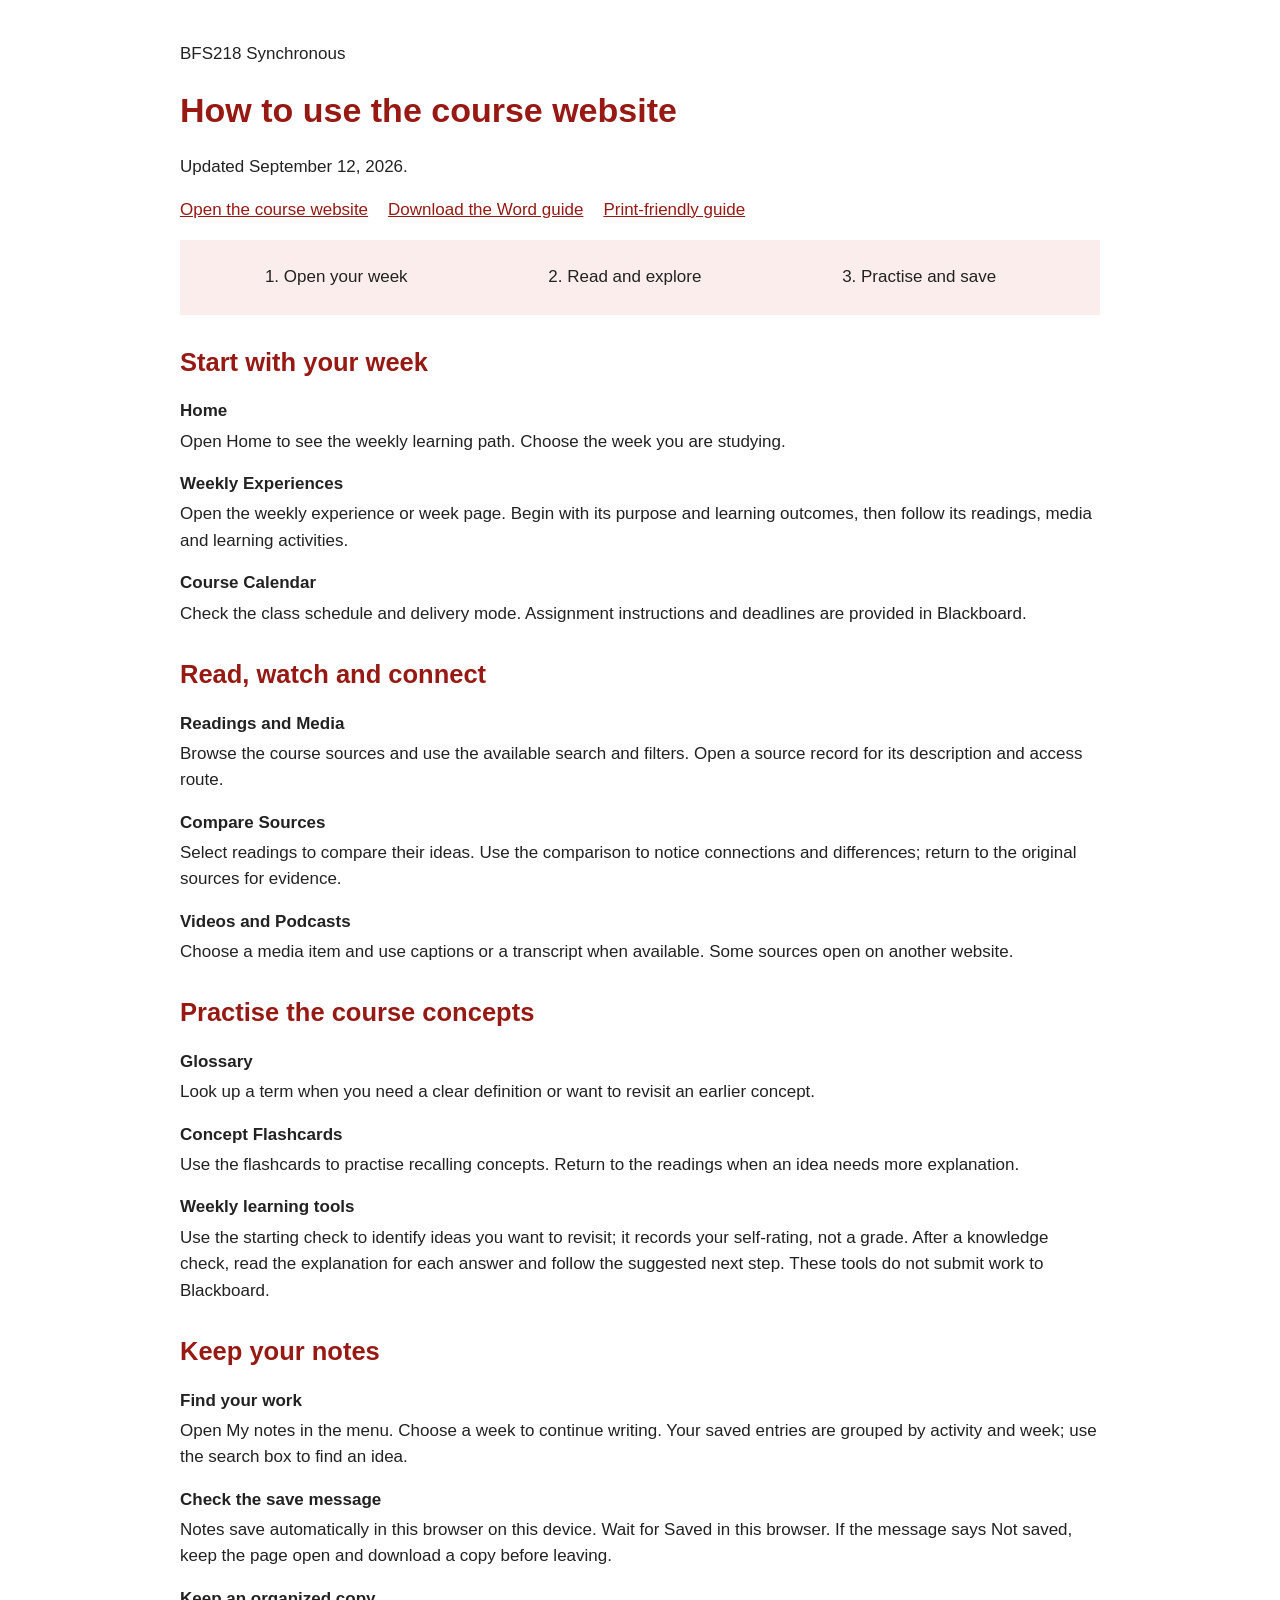
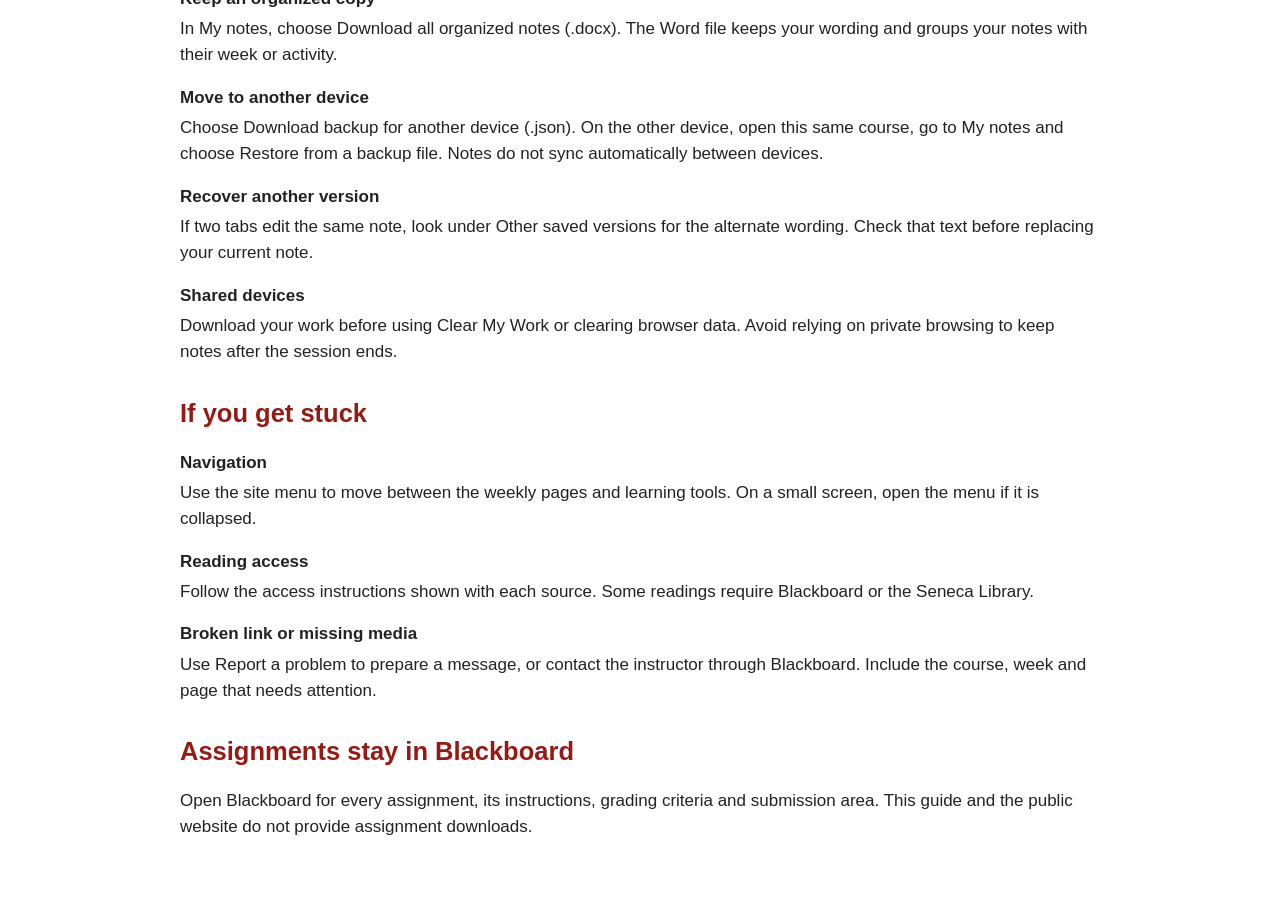
<file: guide/index.html>
<!doctype html><html lang="en"><head><meta charset="utf-8"><meta name="viewport" content="width=device-width,initial-scale=1"><title>BFS218 Synchronous website guide</title><style>body{font:17px/1.55 Arial,sans-serif;max-width:920px;padding:24px;margin:auto;color:#222}h1,h2{color:#961a13;line-height:1.2}nav{display:flex;gap:20px;flex-wrap:wrap}a{color:#961a13}dt{font-weight:bold;margin-top:16px}dd{margin:4px 0 16px}.steps{display:flex;justify-content:space-around;gap:32px;background:#fbedec;padding:24px 40px}section{margin:32px 0}@media(max-width:600px){.steps{display:block}}@media print{nav{display:none}body{font-size:11pt}h2,dt{break-after:avoid}section{break-inside:avoid}}</style></head><body><main><header><p>BFS218 Synchronous</p><h1>How to use the course website</h1><p>Updated September 12, 2026.</p><nav><a href="../">Open the course website</a> <a href="BFS218-Course-Website-Guide.docx" download>Download the Word guide</a> <a href="print.html">Print-friendly guide</a></nav></header><ol class="steps"><li>Open your week</li><li>Read and explore</li><li>Practise and save</li></ol><section><h2>Start with your week</h2><dl><dt>Home</dt><dd>Open Home to see the weekly learning path. Choose the week you are studying.</dd><dt>Weekly Experiences</dt><dd>Open the weekly experience or week page. Begin with its purpose and learning outcomes, then follow its readings, media and learning activities.</dd><dt>Course Calendar</dt><dd>Check the class schedule and delivery mode. Assignment instructions and deadlines are provided in Blackboard.</dd></dl></section><section><h2>Read, watch and connect</h2><dl><dt>Readings and Media</dt><dd>Browse the course sources and use the available search and filters. Open a source record for its description and access route.</dd><dt>Compare Sources</dt><dd>Select readings to compare their ideas. Use the comparison to notice connections and differences; return to the original sources for evidence.</dd><dt>Videos and Podcasts</dt><dd>Choose a media item and use captions or a transcript when available. Some sources open on another website.</dd></dl></section><section><h2>Practise the course concepts</h2><dl><dt>Glossary</dt><dd>Look up a term when you need a clear definition or want to revisit an earlier concept.</dd><dt>Concept Flashcards</dt><dd>Use the flashcards to practise recalling concepts. Return to the readings when an idea needs more explanation.</dd><dt>Weekly learning tools</dt><dd>Use the starting check to identify ideas you want to revisit; it records your self-rating, not a grade. After a knowledge check, read the explanation for each answer and follow the suggested next step. These tools do not submit work to Blackboard.</dd></dl></section><section><h2>Keep your notes</h2><dl><dt>Find your work</dt><dd>Open My notes in the menu. Choose a week to continue writing. Your saved entries are grouped by activity and week; use the search box to find an idea.</dd><dt>Check the save message</dt><dd>Notes save automatically in this browser on this device. Wait for Saved in this browser. If the message says Not saved, keep the page open and download a copy before leaving.</dd><dt>Keep an organized copy</dt><dd>In My notes, choose Download all organized notes (.docx). The Word file keeps your wording and groups your notes with their week or activity.</dd><dt>Move to another device</dt><dd>Choose Download backup for another device (.json). On the other device, open this same course, go to My notes and choose Restore from a backup file. Notes do not sync automatically between devices.</dd><dt>Recover another version</dt><dd>If two tabs edit the same note, look under Other saved versions for the alternate wording. Check that text before replacing your current note.</dd><dt>Shared devices</dt><dd>Download your work before using Clear My Work or clearing browser data. Avoid relying on private browsing to keep notes after the session ends.</dd></dl></section><section><h2>If you get stuck</h2><dl><dt>Navigation</dt><dd>Use the site menu to move between the weekly pages and learning tools. On a small screen, open the menu if it is collapsed.</dd><dt>Reading access</dt><dd>Follow the access instructions shown with each source. Some readings require Blackboard or the Seneca Library.</dd><dt>Broken link or missing media</dt><dd>Use Report a problem to prepare a message, or contact the instructor through Blackboard. Include the course, week and page that needs attention.</dd></dl></section><section><h2>Assignments stay in Blackboard</h2><p>Open Blackboard for every assignment, its instructions, grading criteria and submission area. This guide and the public website do not provide assignment downloads.</p></section></main></body></html>
</file>
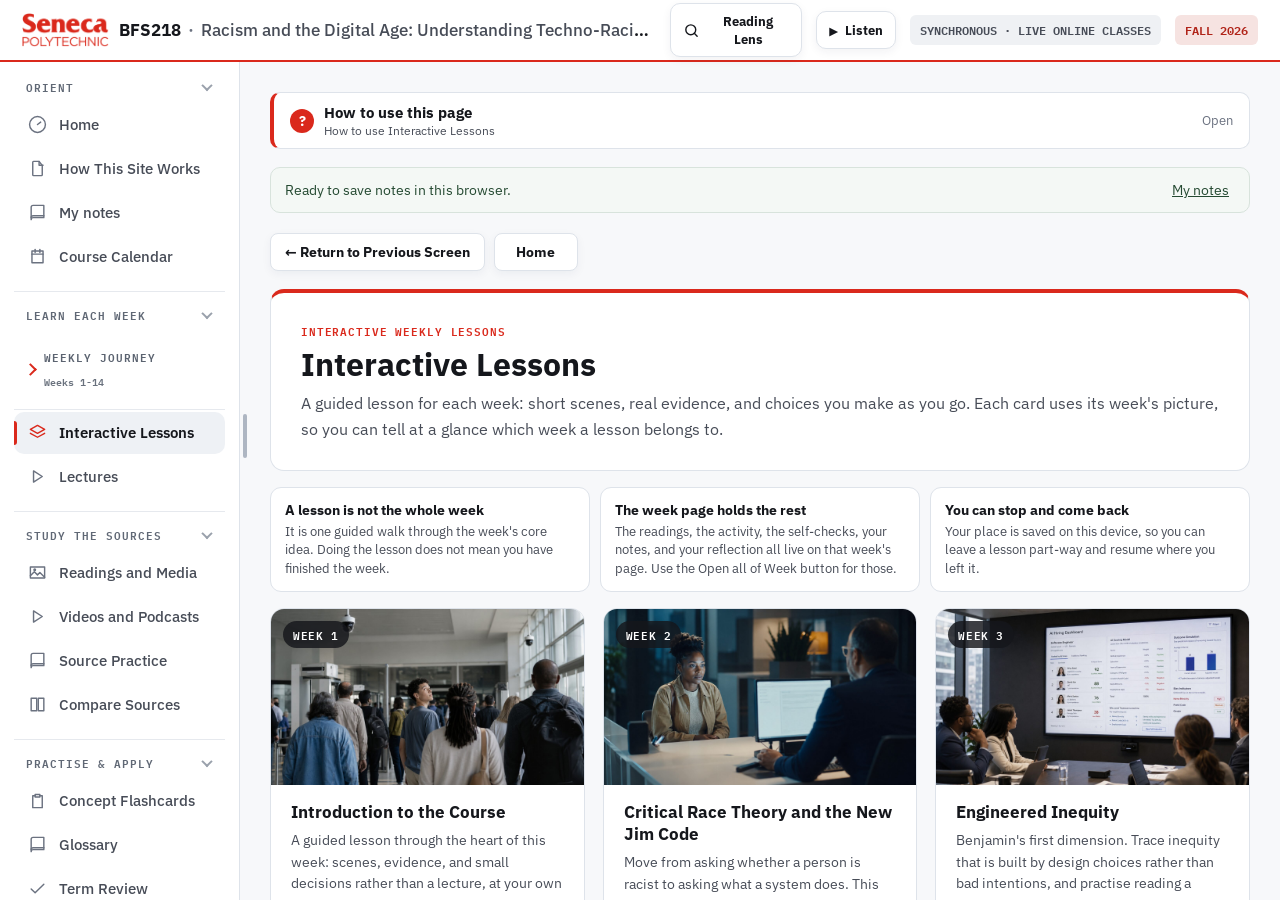
<file: walkthroughs/index.html>
<!doctype html>
<html lang="en-CA">
<head>
  <meta charset="utf-8">
  <meta name="viewport" content="width=device-width,initial-scale=1">
  <meta http-equiv="refresh" content="0; url=../index.html?screen=walkthroughs">
  <title>BFS218 Weekly Experiences</title>
  <script>location.replace('../index.html?screen=walkthroughs');</script>
</head>
<body style="font-family:system-ui,sans-serif;padding:2rem;text-align:center"><p>Taking you to Weekly Experiences. <a href="../index.html?screen=walkthroughs">Continue</a>.</p></body>
</html>
</file>
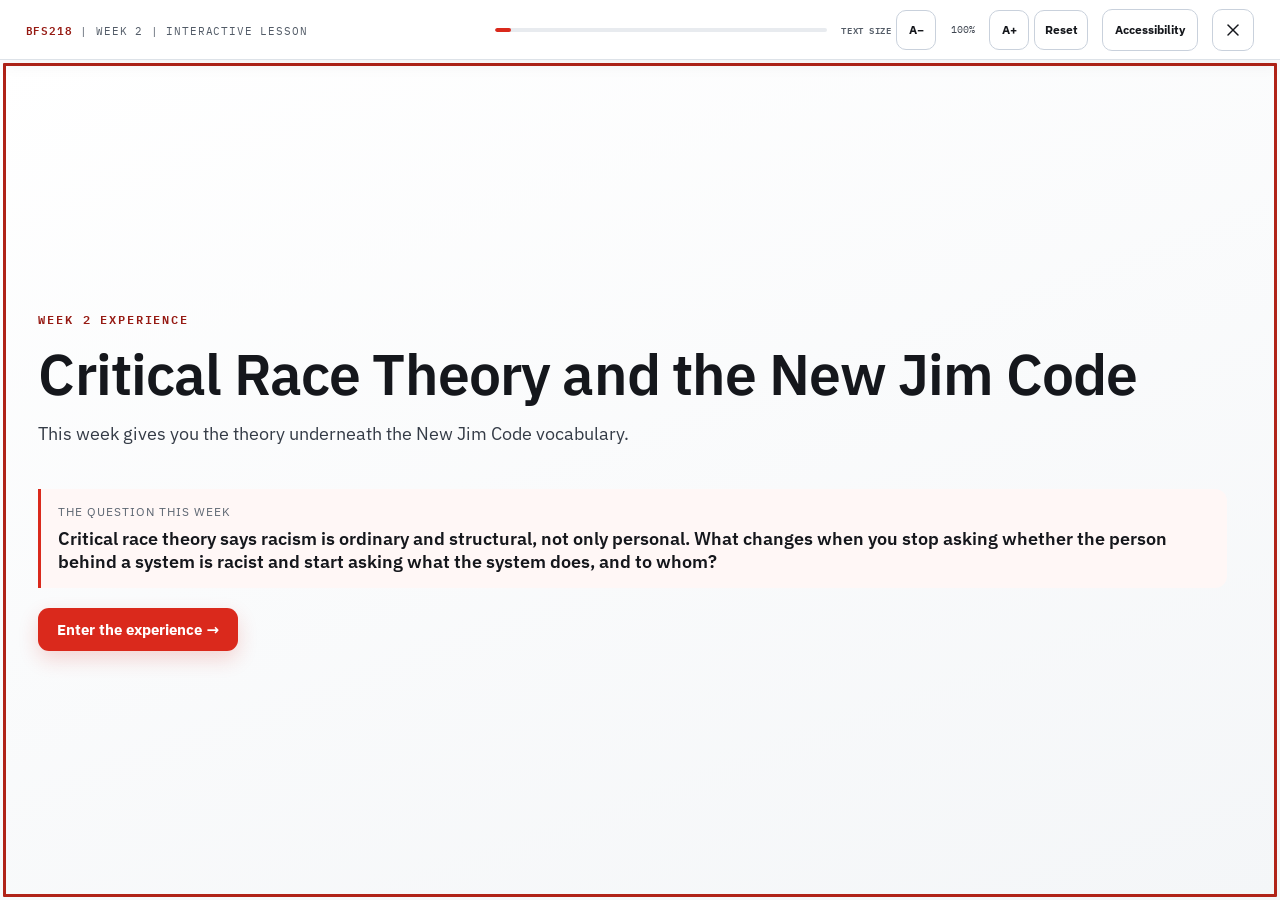
<file: walkthroughs/BFS218_Week02/index.html>
<!doctype html>
<html lang="en-CA">
<head>
  <meta charset="utf-8">
  <meta name="viewport" content="width=device-width,initial-scale=1">
  <meta name="robots" content="noindex">
  <meta http-equiv="refresh" content="0; url=../../?week=2&experience=1">
  <title>BFS218 Week 2 Experience</title>
  <script>location.replace('../../?week=2&experience=1');</script>
  <style>
    body{margin:0;min-height:100vh;display:grid;place-items:center;background:#f5f6f8;color:#15171c;font:1rem/1.6 system-ui,sans-serif}
    main{max-width:38rem;margin:1rem;padding:2rem;border-top:.4rem solid #da291c;border-radius:.75rem;background:#fff;box-shadow:0 .5rem 2rem rgba(21,23,28,.12)}
    h1{font-size:clamp(1.75rem,5vw,2.5rem);line-height:1.15;margin:0 0 .75rem}a{color:#961a13;font-weight:750}
  </style>
</head>
<body><main><h1>Entering Week 2</h1><p>The immersive experience is opening. <a href="../../?week=2&experience=1">Enter the Week 2 experience</a>.</p></main></body>
</html>
</file>
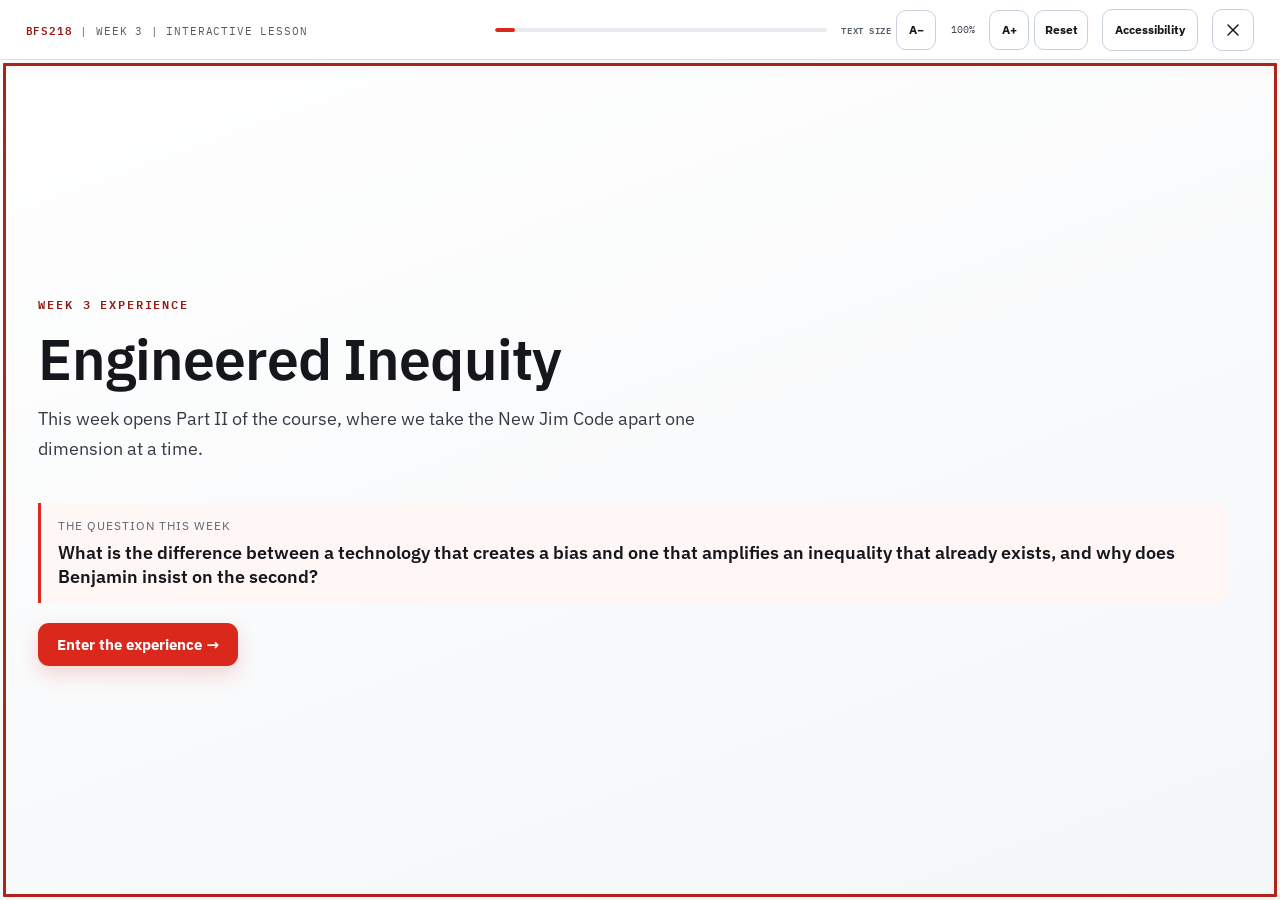
<file: walkthroughs/BFS218_Week03/index.html>
<!doctype html>
<html lang="en-CA">
<head>
  <meta charset="utf-8">
  <meta name="viewport" content="width=device-width,initial-scale=1">
  <meta name="robots" content="noindex">
  <meta http-equiv="refresh" content="0; url=../../?week=3&experience=1">
  <title>BFS218 Week 3 Experience</title>
  <script>location.replace('../../?week=3&experience=1');</script>
  <style>
    body{margin:0;min-height:100vh;display:grid;place-items:center;background:#f5f6f8;color:#15171c;font:1rem/1.6 system-ui,sans-serif}
    main{max-width:38rem;margin:1rem;padding:2rem;border-top:.4rem solid #da291c;border-radius:.75rem;background:#fff;box-shadow:0 .5rem 2rem rgba(21,23,28,.12)}
    h1{font-size:clamp(1.75rem,5vw,2.5rem);line-height:1.15;margin:0 0 .75rem}a{color:#961a13;font-weight:750}
  </style>
</head>
<body><main><h1>Entering Week 3</h1><p>The immersive experience is opening. <a href="../../?week=3&experience=1">Enter the Week 3 experience</a>.</p></main></body>
</html>
</file>
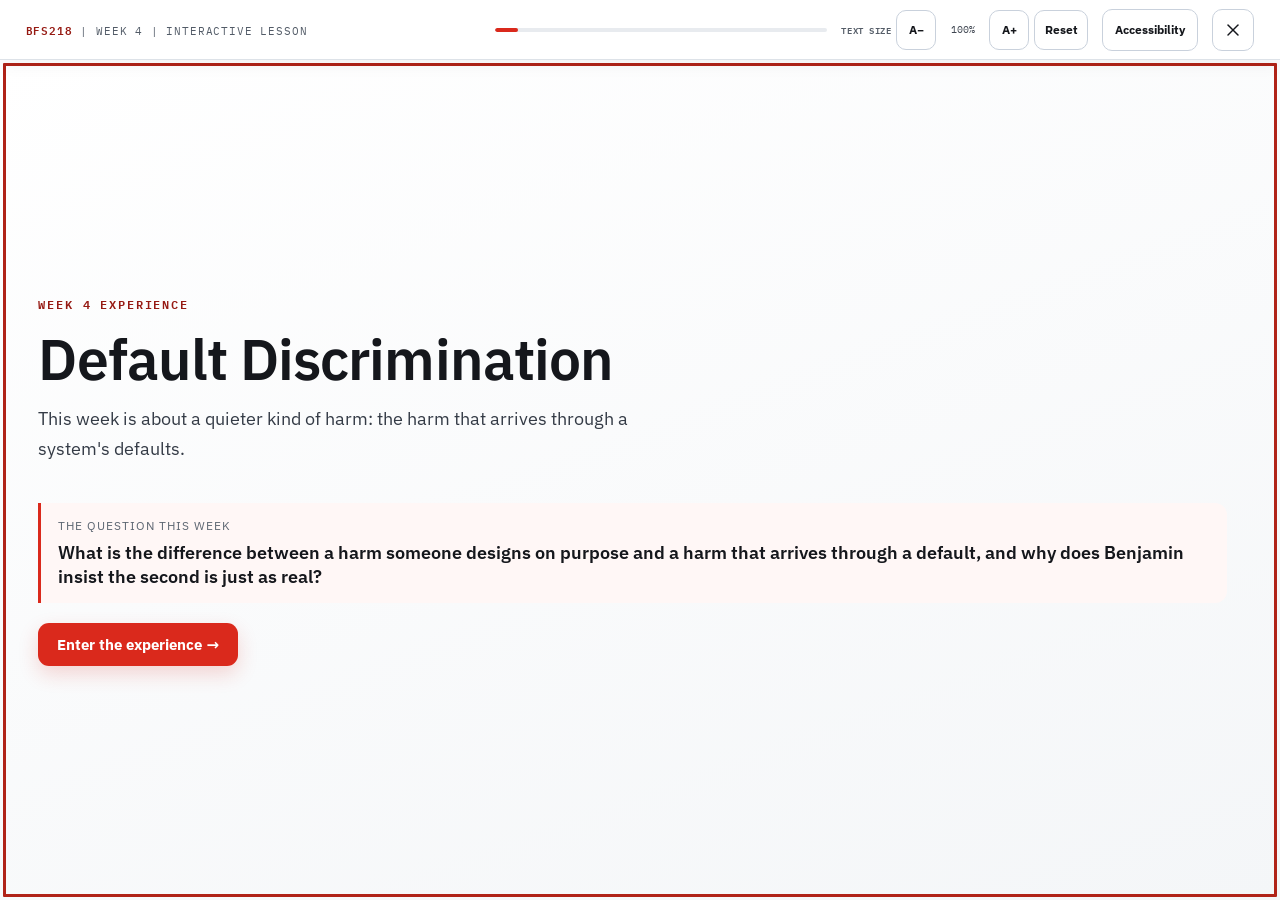
<file: walkthroughs/BFS218_Week04/index.html>
<!doctype html>
<html lang="en-CA">
<head>
  <meta charset="utf-8">
  <meta name="viewport" content="width=device-width,initial-scale=1">
  <meta name="robots" content="noindex">
  <meta http-equiv="refresh" content="0; url=../../?week=4&experience=1">
  <title>BFS218 Week 4 Experience</title>
  <script>location.replace('../../?week=4&experience=1');</script>
  <style>
    body{margin:0;min-height:100vh;display:grid;place-items:center;background:#f5f6f8;color:#15171c;font:1rem/1.6 system-ui,sans-serif}
    main{max-width:38rem;margin:1rem;padding:2rem;border-top:.4rem solid #da291c;border-radius:.75rem;background:#fff;box-shadow:0 .5rem 2rem rgba(21,23,28,.12)}
    h1{font-size:clamp(1.75rem,5vw,2.5rem);line-height:1.15;margin:0 0 .75rem}a{color:#961a13;font-weight:750}
  </style>
</head>
<body><main><h1>Entering Week 4</h1><p>The immersive experience is opening. <a href="../../?week=4&experience=1">Enter the Week 4 experience</a>.</p></main></body>
</html>
</file>
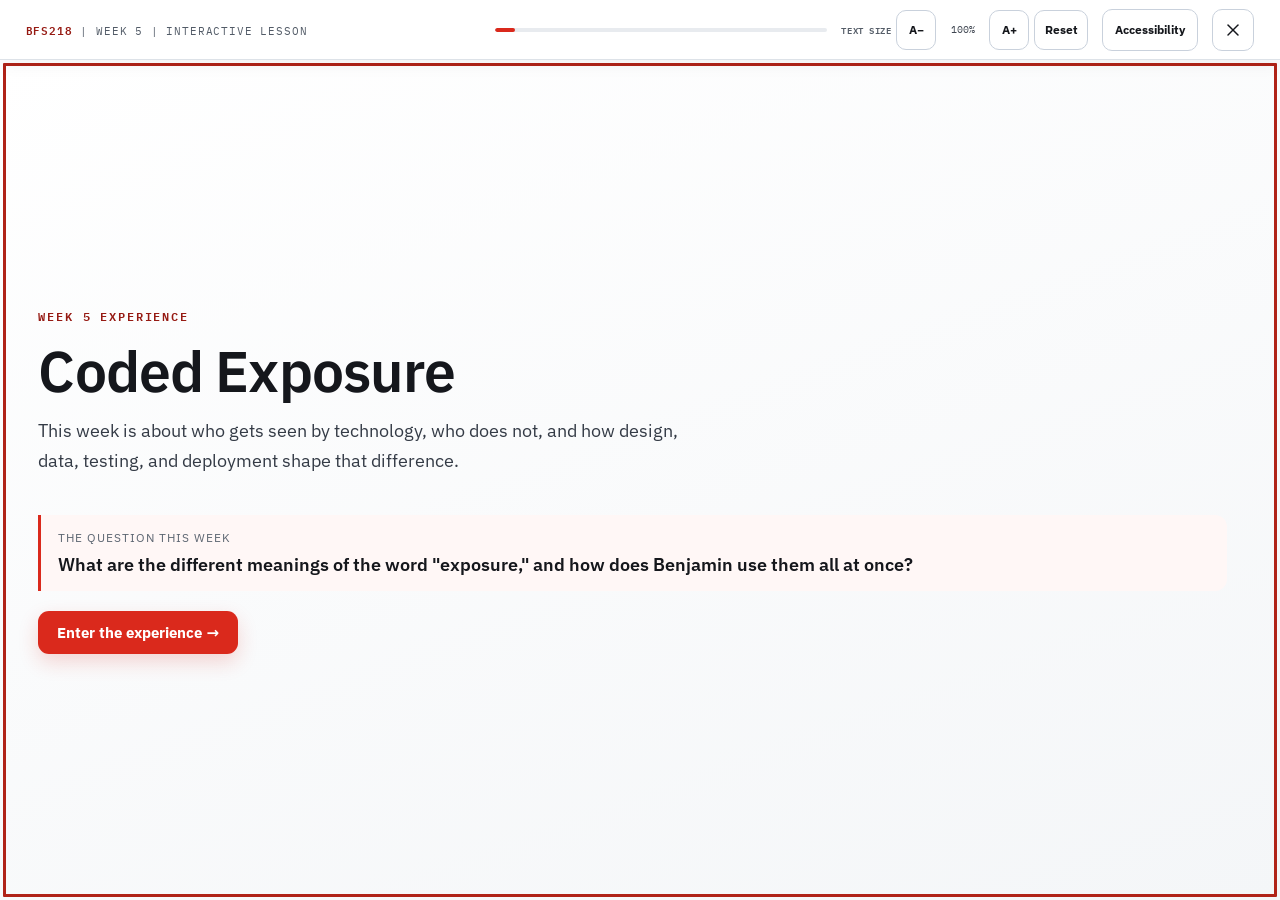
<file: walkthroughs/BFS218_Week05/index.html>
<!doctype html>
<html lang="en-CA">
<head>
  <meta charset="utf-8">
  <meta name="viewport" content="width=device-width,initial-scale=1">
  <meta name="robots" content="noindex">
  <meta http-equiv="refresh" content="0; url=../../?week=5&experience=1">
  <title>BFS218 Week 5 Experience</title>
  <script>location.replace('../../?week=5&experience=1');</script>
  <style>
    body{margin:0;min-height:100vh;display:grid;place-items:center;background:#f5f6f8;color:#15171c;font:1rem/1.6 system-ui,sans-serif}
    main{max-width:38rem;margin:1rem;padding:2rem;border-top:.4rem solid #da291c;border-radius:.75rem;background:#fff;box-shadow:0 .5rem 2rem rgba(21,23,28,.12)}
    h1{font-size:clamp(1.75rem,5vw,2.5rem);line-height:1.15;margin:0 0 .75rem}a{color:#961a13;font-weight:750}
  </style>
</head>
<body><main><h1>Entering Week 5</h1><p>The immersive experience is opening. <a href="../../?week=5&experience=1">Enter the Week 5 experience</a>.</p></main></body>
</html>
</file>
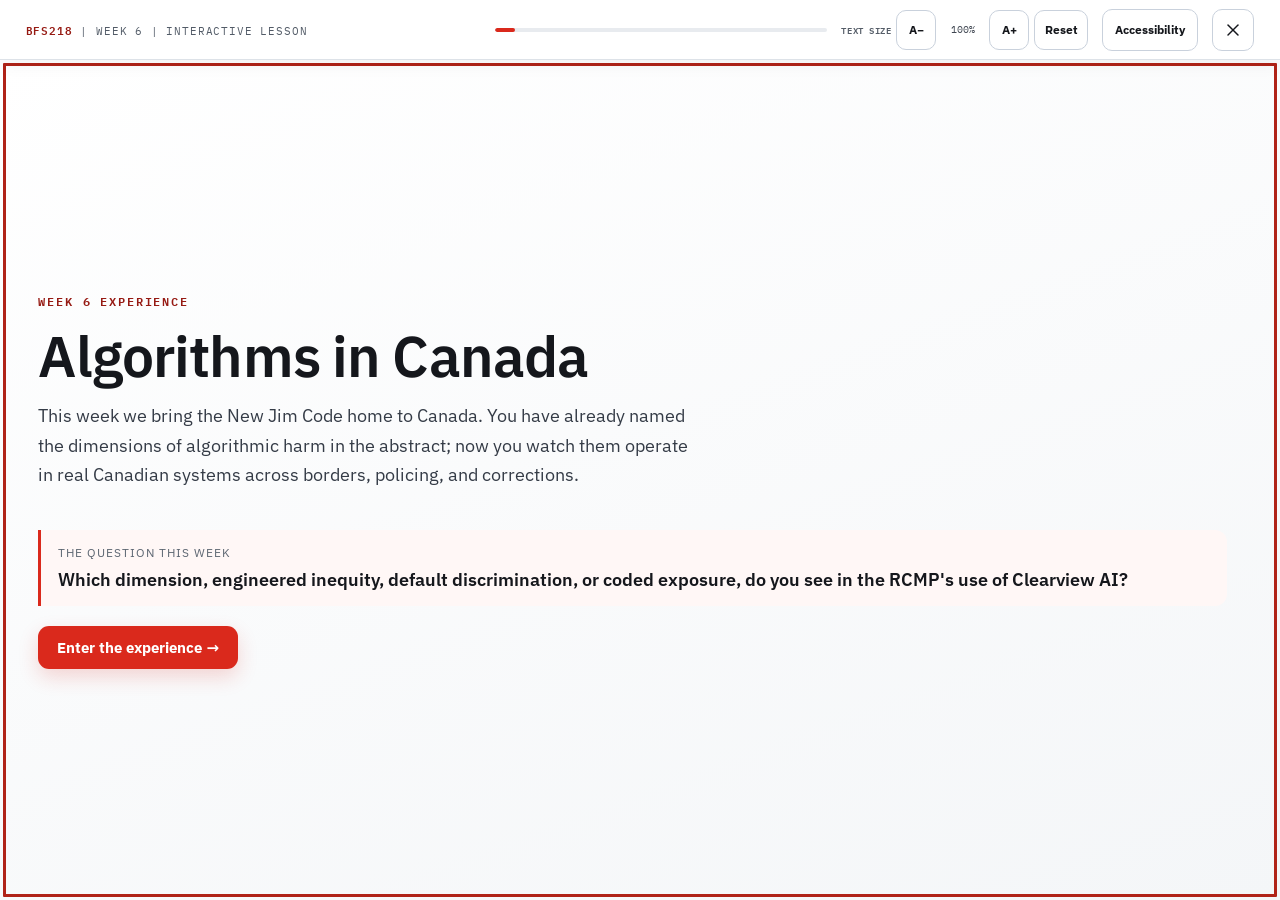
<file: walkthroughs/BFS218_Week06/index.html>
<!doctype html>
<html lang="en-CA">
<head>
  <meta charset="utf-8">
  <meta name="viewport" content="width=device-width,initial-scale=1">
  <meta name="robots" content="noindex">
  <meta http-equiv="refresh" content="0; url=../../?week=6&experience=1">
  <title>BFS218 Week 6 Experience</title>
  <script>location.replace('../../?week=6&experience=1');</script>
  <style>
    body{margin:0;min-height:100vh;display:grid;place-items:center;background:#f5f6f8;color:#15171c;font:1rem/1.6 system-ui,sans-serif}
    main{max-width:38rem;margin:1rem;padding:2rem;border-top:.4rem solid #da291c;border-radius:.75rem;background:#fff;box-shadow:0 .5rem 2rem rgba(21,23,28,.12)}
    h1{font-size:clamp(1.75rem,5vw,2.5rem);line-height:1.15;margin:0 0 .75rem}a{color:#961a13;font-weight:750}
  </style>
</head>
<body><main><h1>Entering Week 6</h1><p>The immersive experience is opening. <a href="../../?week=6&experience=1">Enter the Week 6 experience</a>.</p></main></body>
</html>
</file>
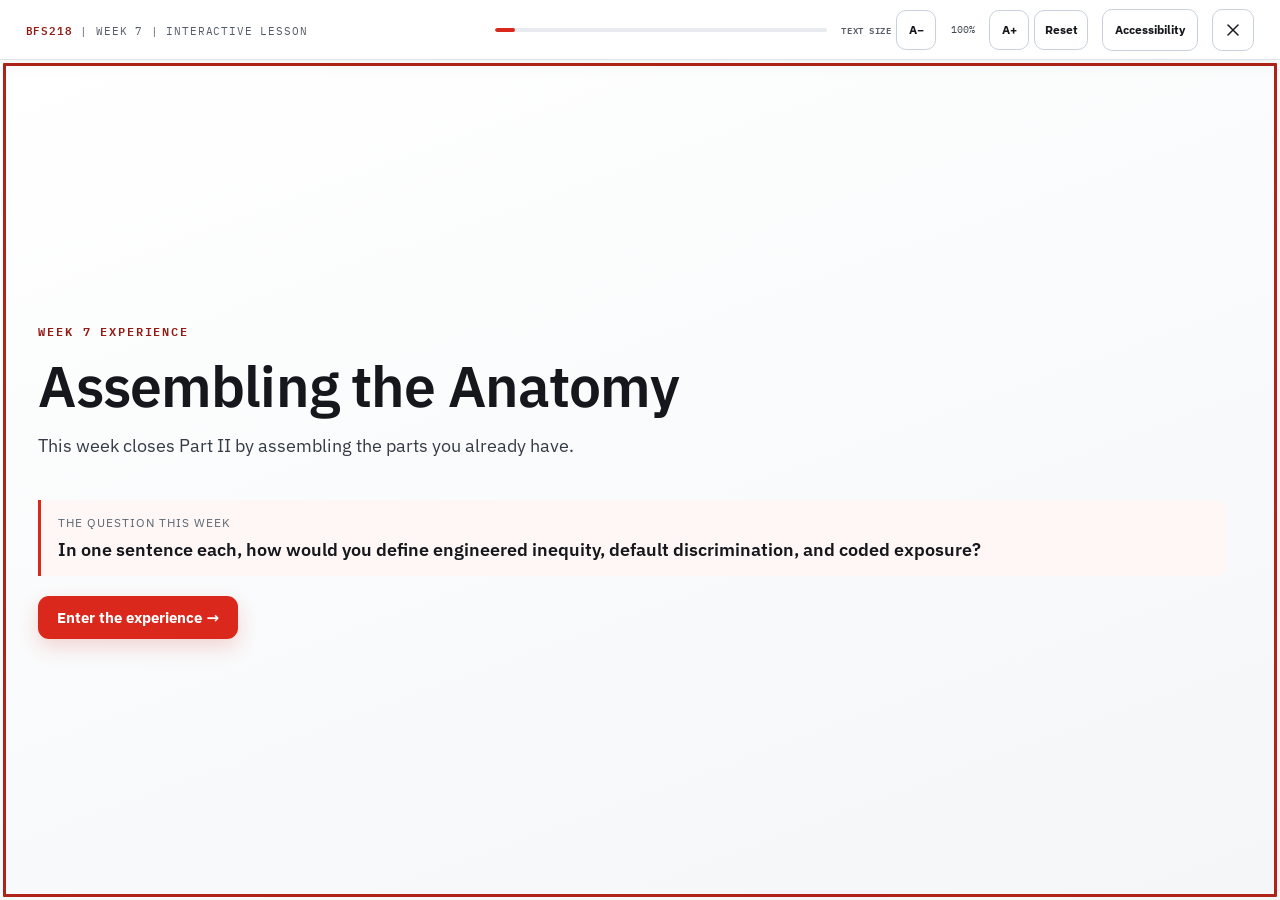
<file: walkthroughs/BFS218_Week07/index.html>
<!doctype html>
<html lang="en-CA">
<head>
  <meta charset="utf-8">
  <meta name="viewport" content="width=device-width,initial-scale=1">
  <meta name="robots" content="noindex">
  <meta http-equiv="refresh" content="0; url=../../?week=7&experience=1">
  <title>BFS218 Week 7 Experience</title>
  <script>location.replace('../../?week=7&experience=1');</script>
  <style>
    body{margin:0;min-height:100vh;display:grid;place-items:center;background:#f5f6f8;color:#15171c;font:1rem/1.6 system-ui,sans-serif}
    main{max-width:38rem;margin:1rem;padding:2rem;border-top:.4rem solid #da291c;border-radius:.75rem;background:#fff;box-shadow:0 .5rem 2rem rgba(21,23,28,.12)}
    h1{font-size:clamp(1.75rem,5vw,2.5rem);line-height:1.15;margin:0 0 .75rem}a{color:#961a13;font-weight:750}
  </style>
</head>
<body><main><h1>Entering Week 7</h1><p>The immersive experience is opening. <a href="../../?week=7&experience=1">Enter the Week 7 experience</a>.</p></main></body>
</html>
</file>
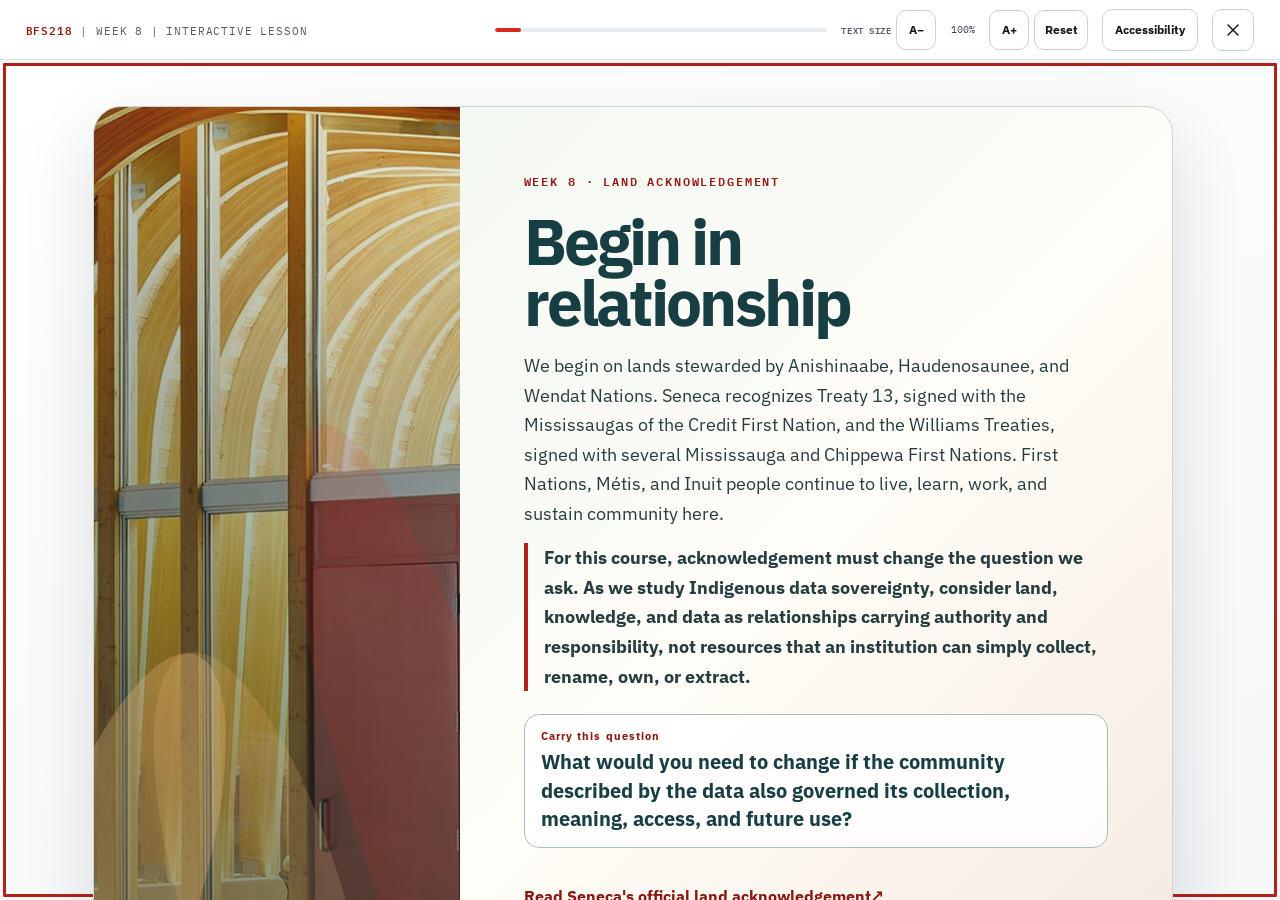
<file: walkthroughs/BFS218_Week08/index.html>
<!doctype html>
<html lang="en-CA">
<head>
  <meta charset="utf-8">
  <meta name="viewport" content="width=device-width,initial-scale=1">
  <meta name="robots" content="noindex">
  <meta http-equiv="refresh" content="0; url=../../?week=8&experience=1">
  <title>BFS218 Week 8 Experience</title>
  <script>location.replace('../../?week=8&experience=1');</script>
  <style>
    body{margin:0;min-height:100vh;display:grid;place-items:center;background:#f5f6f8;color:#15171c;font:1rem/1.6 system-ui,sans-serif}
    main{max-width:38rem;margin:1rem;padding:2rem;border-top:.4rem solid #da291c;border-radius:.75rem;background:#fff;box-shadow:0 .5rem 2rem rgba(21,23,28,.12)}
    h1{font-size:clamp(1.75rem,5vw,2.5rem);line-height:1.15;margin:0 0 .75rem}a{color:#961a13;font-weight:750}
  </style>
</head>
<body><main><h1>Entering Week 8</h1><p>The immersive experience is opening. <a href="../../?week=8&experience=1">Enter the Week 8 experience</a>.</p></main></body>
</html>
</file>
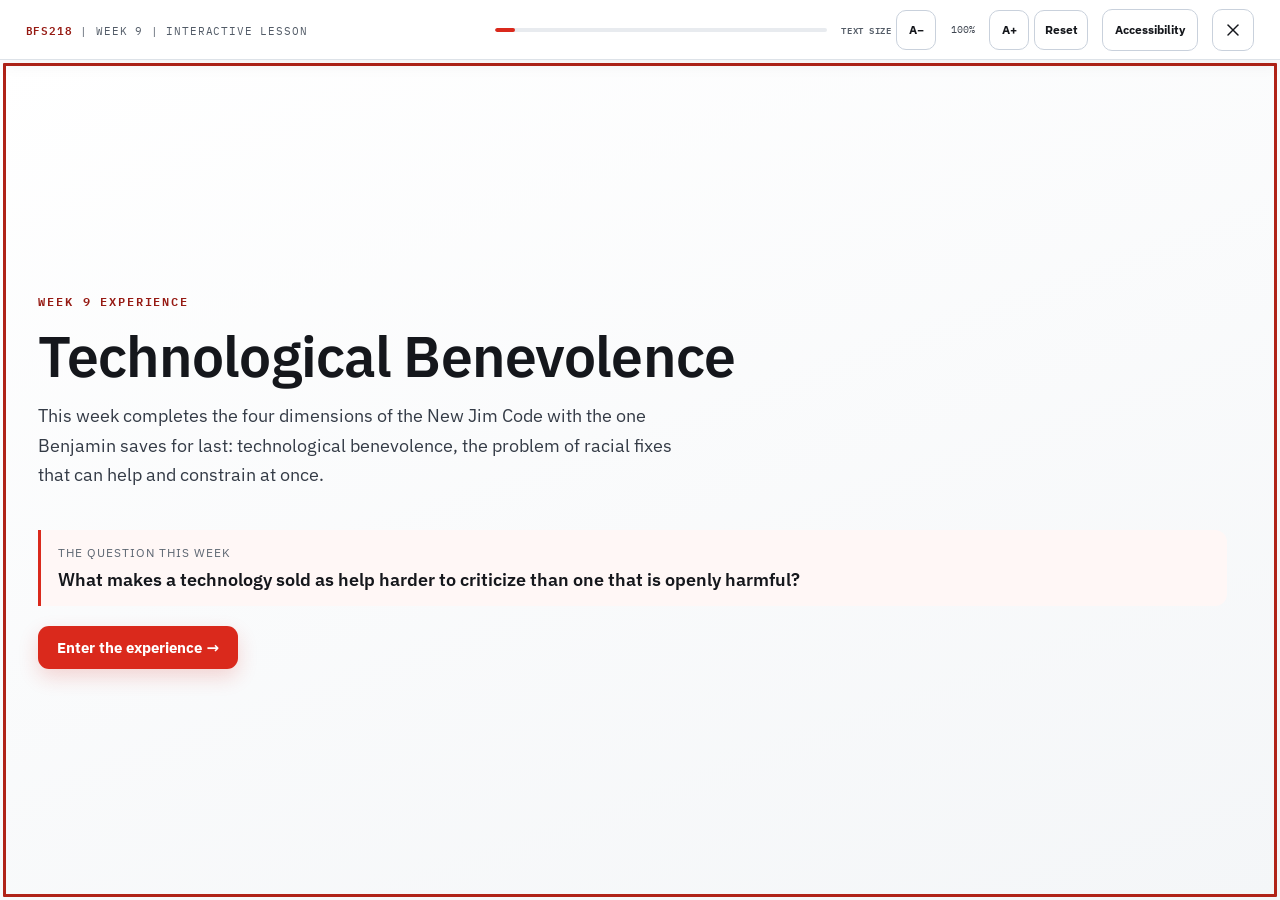
<file: walkthroughs/BFS218_Week09/index.html>
<!doctype html>
<html lang="en-CA">
<head>
  <meta charset="utf-8">
  <meta name="viewport" content="width=device-width,initial-scale=1">
  <meta name="robots" content="noindex">
  <meta http-equiv="refresh" content="0; url=../../?week=9&experience=1">
  <title>BFS218 Week 9 Experience</title>
  <script>location.replace('../../?week=9&experience=1');</script>
  <style>
    body{margin:0;min-height:100vh;display:grid;place-items:center;background:#f5f6f8;color:#15171c;font:1rem/1.6 system-ui,sans-serif}
    main{max-width:38rem;margin:1rem;padding:2rem;border-top:.4rem solid #da291c;border-radius:.75rem;background:#fff;box-shadow:0 .5rem 2rem rgba(21,23,28,.12)}
    h1{font-size:clamp(1.75rem,5vw,2.5rem);line-height:1.15;margin:0 0 .75rem}a{color:#961a13;font-weight:750}
  </style>
</head>
<body><main><h1>Entering Week 9</h1><p>The immersive experience is opening. <a href="../../?week=9&experience=1">Enter the Week 9 experience</a>.</p></main></body>
</html>
</file>
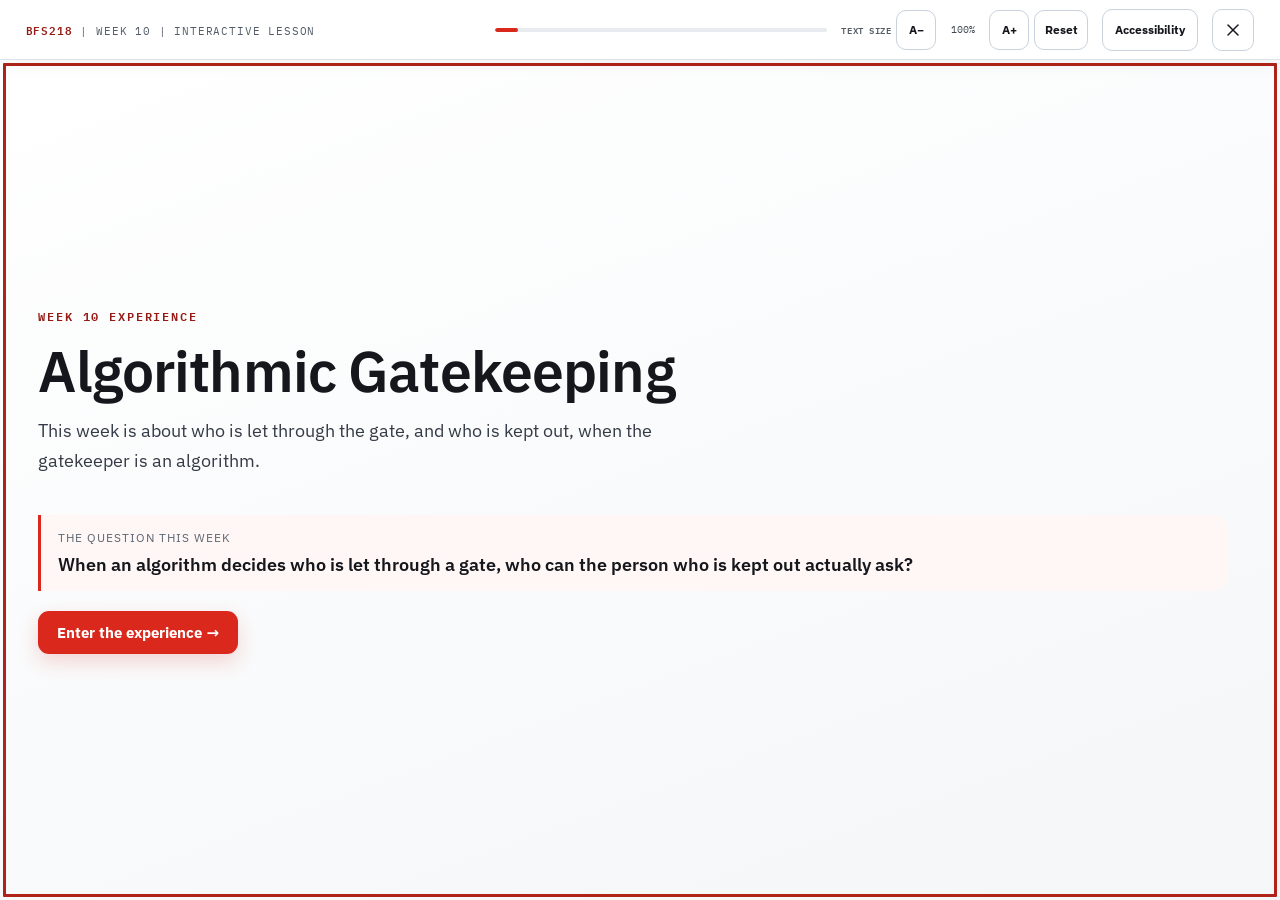
<file: walkthroughs/BFS218_Week10/index.html>
<!doctype html>
<html lang="en-CA">
<head>
  <meta charset="utf-8">
  <meta name="viewport" content="width=device-width,initial-scale=1">
  <meta name="robots" content="noindex">
  <meta http-equiv="refresh" content="0; url=../../?week=10&experience=1">
  <title>BFS218 Week 10 Experience</title>
  <script>location.replace('../../?week=10&experience=1');</script>
  <style>
    body{margin:0;min-height:100vh;display:grid;place-items:center;background:#f5f6f8;color:#15171c;font:1rem/1.6 system-ui,sans-serif}
    main{max-width:38rem;margin:1rem;padding:2rem;border-top:.4rem solid #da291c;border-radius:.75rem;background:#fff;box-shadow:0 .5rem 2rem rgba(21,23,28,.12)}
    h1{font-size:clamp(1.75rem,5vw,2.5rem);line-height:1.15;margin:0 0 .75rem}a{color:#961a13;font-weight:750}
  </style>
</head>
<body><main><h1>Entering Week 10</h1><p>The immersive experience is opening. <a href="../../?week=10&experience=1">Enter the Week 10 experience</a>.</p></main></body>
</html>
</file>
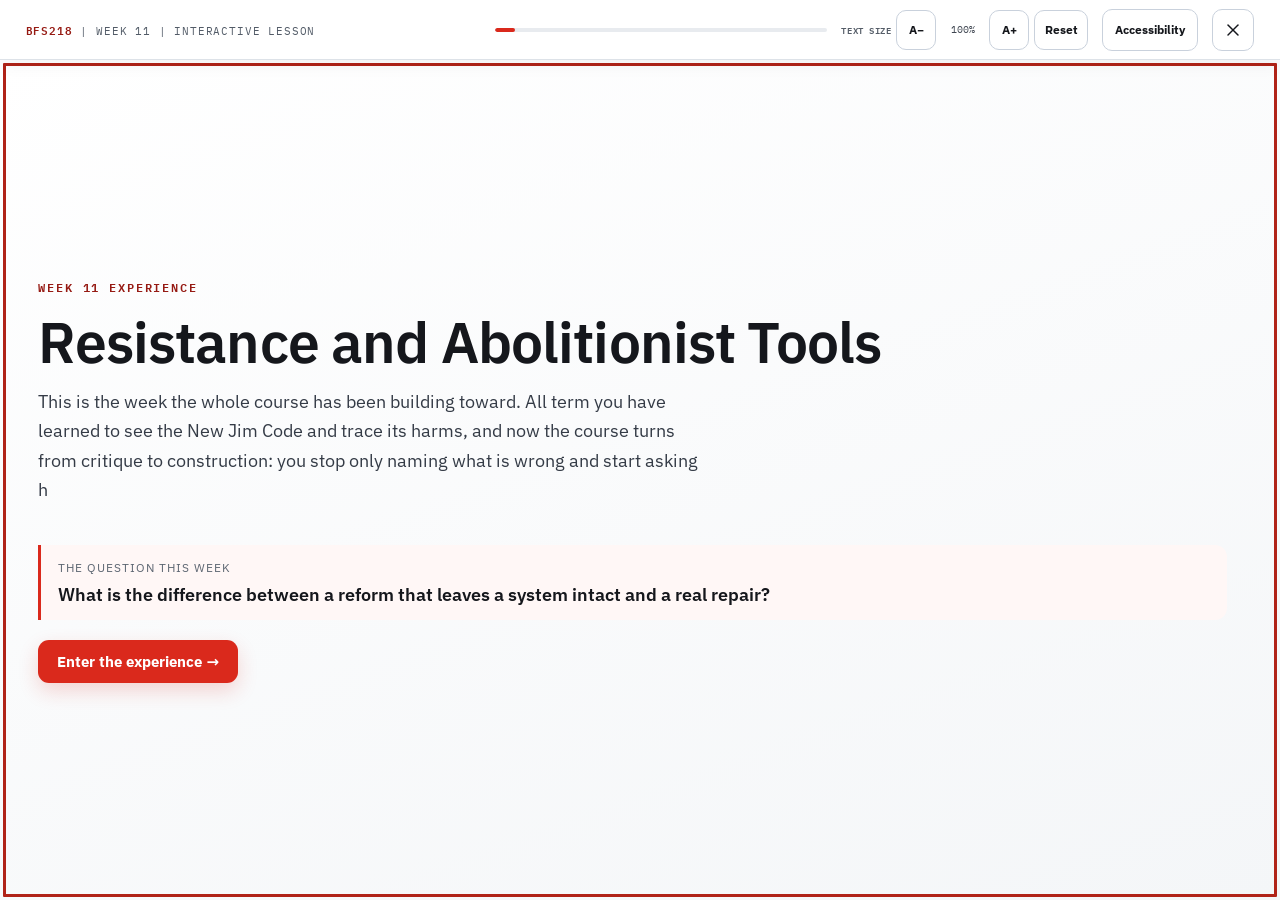
<file: walkthroughs/BFS218_Week11/index.html>
<!doctype html>
<html lang="en-CA">
<head>
  <meta charset="utf-8">
  <meta name="viewport" content="width=device-width,initial-scale=1">
  <meta name="robots" content="noindex">
  <meta http-equiv="refresh" content="0; url=../../?week=11&experience=1">
  <title>BFS218 Week 11 Experience</title>
  <script>location.replace('../../?week=11&experience=1');</script>
  <style>
    body{margin:0;min-height:100vh;display:grid;place-items:center;background:#f5f6f8;color:#15171c;font:1rem/1.6 system-ui,sans-serif}
    main{max-width:38rem;margin:1rem;padding:2rem;border-top:.4rem solid #da291c;border-radius:.75rem;background:#fff;box-shadow:0 .5rem 2rem rgba(21,23,28,.12)}
    h1{font-size:clamp(1.75rem,5vw,2.5rem);line-height:1.15;margin:0 0 .75rem}a{color:#961a13;font-weight:750}
  </style>
</head>
<body><main><h1>Entering Week 11</h1><p>The immersive experience is opening. <a href="../../?week=11&experience=1">Enter the Week 11 experience</a>.</p></main></body>
</html>
</file>
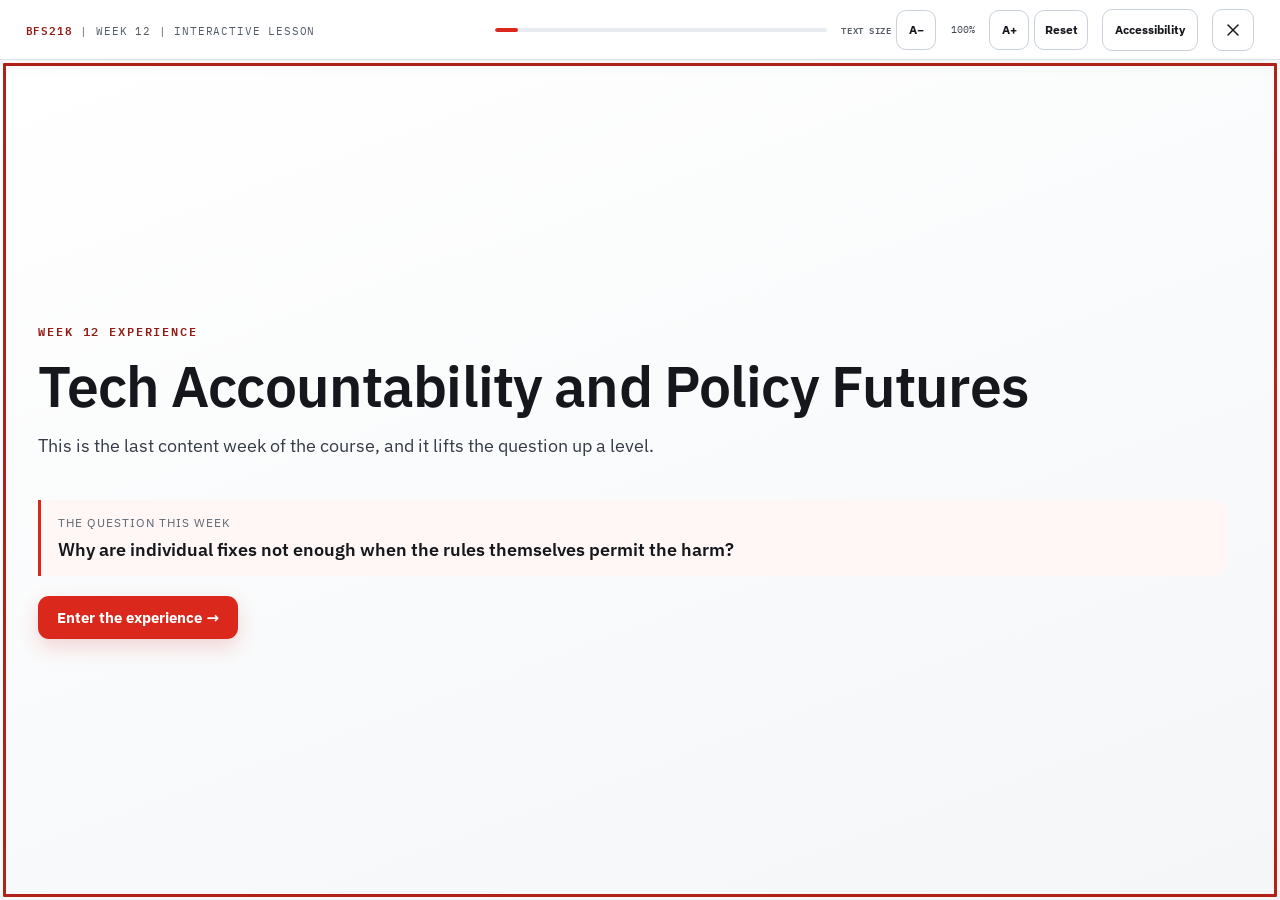
<file: walkthroughs/BFS218_Week12/index.html>
<!doctype html>
<html lang="en-CA">
<head>
  <meta charset="utf-8">
  <meta name="viewport" content="width=device-width,initial-scale=1">
  <meta name="robots" content="noindex">
  <meta http-equiv="refresh" content="0; url=../../?week=12&experience=1">
  <title>BFS218 Week 12 Experience</title>
  <script>location.replace('../../?week=12&experience=1');</script>
  <style>
    body{margin:0;min-height:100vh;display:grid;place-items:center;background:#f5f6f8;color:#15171c;font:1rem/1.6 system-ui,sans-serif}
    main{max-width:38rem;margin:1rem;padding:2rem;border-top:.4rem solid #da291c;border-radius:.75rem;background:#fff;box-shadow:0 .5rem 2rem rgba(21,23,28,.12)}
    h1{font-size:clamp(1.75rem,5vw,2.5rem);line-height:1.15;margin:0 0 .75rem}a{color:#961a13;font-weight:750}
  </style>
</head>
<body><main><h1>Entering Week 12</h1><p>The immersive experience is opening. <a href="../../?week=12&experience=1">Enter the Week 12 experience</a>.</p></main></body>
</html>
</file>
<file: fonts/fonts.css>
/* IBM Plex Sans + Mono, self-hosted. SIL Open Font License 1.1 (see OFL.txt). Subset woff2 from the IBM Plex project. */
@font-face {
  font-family: 'IBM Plex Mono';
  font-style: normal;
  font-weight: 400;
  font-display: swap;
  src: url(-F63fjptAgt5VM-kVkqdyU8n1iIq129k.woff2) format('woff2');
  unicode-range: U+0460-052F, U+1C80-1C8A, U+20B4, U+2DE0-2DFF, U+A640-A69F, U+FE2E-FE2F;
}
@font-face {
  font-family: 'IBM Plex Mono';
  font-style: normal;
  font-weight: 400;
  font-display: swap;
  src: url(-F63fjptAgt5VM-kVkqdyU8n1isq129k.woff2) format('woff2');
  unicode-range: U+0301, U+0400-045F, U+0490-0491, U+04B0-04B1, U+2116;
}
@font-face {
  font-family: 'IBM Plex Mono';
  font-style: normal;
  font-weight: 400;
  font-display: swap;
  src: url(-F63fjptAgt5VM-kVkqdyU8n1iAq129k.woff2) format('woff2');
  unicode-range: U+0102-0103, U+0110-0111, U+0128-0129, U+0168-0169, U+01A0-01A1, U+01AF-01B0, U+0300-0301, U+0303-0304, U+0308-0309, U+0323, U+0329, U+1EA0-1EF9, U+20AB;
}
@font-face {
  font-family: 'IBM Plex Mono';
  font-style: normal;
  font-weight: 400;
  font-display: swap;
  src: url(-F63fjptAgt5VM-kVkqdyU8n1iEq129k.woff2) format('woff2');
  unicode-range: U+0100-02BA, U+02BD-02C5, U+02C7-02CC, U+02CE-02D7, U+02DD-02FF, U+0304, U+0308, U+0329, U+1D00-1DBF, U+1E00-1E9F, U+1EF2-1EFF, U+2020, U+20A0-20AB, U+20AD-20C0, U+2113, U+2C60-2C7F, U+A720-A7FF;
}
@font-face {
  font-family: 'IBM Plex Mono';
  font-style: normal;
  font-weight: 400;
  font-display: swap;
  src: url(-F63fjptAgt5VM-kVkqdyU8n1i8q1w.woff2) format('woff2');
  unicode-range: U+0000-00FF, U+0131, U+0152-0153, U+02BB-02BC, U+02C6, U+02DA, U+02DC, U+0304, U+0308, U+0329, U+2000-206F, U+20AC, U+2122, U+2191, U+2193, U+2212, U+2215, U+FEFF, U+FFFD;
}
@font-face {
  font-family: 'IBM Plex Mono';
  font-style: normal;
  font-weight: 500;
  font-display: swap;
  src: url(-F6qfjptAgt5VM-kVkqdyU8n3twJwl1FgtIU.woff2) format('woff2');
  unicode-range: U+0460-052F, U+1C80-1C8A, U+20B4, U+2DE0-2DFF, U+A640-A69F, U+FE2E-FE2F;
}
@font-face {
  font-family: 'IBM Plex Mono';
  font-style: normal;
  font-weight: 500;
  font-display: swap;
  src: url(-F6qfjptAgt5VM-kVkqdyU8n3twJwlRFgtIU.woff2) format('woff2');
  unicode-range: U+0301, U+0400-045F, U+0490-0491, U+04B0-04B1, U+2116;
}
@font-face {
  font-family: 'IBM Plex Mono';
  font-style: normal;
  font-weight: 500;
  font-display: swap;
  src: url(-F6qfjptAgt5VM-kVkqdyU8n3twJwl9FgtIU.woff2) format('woff2');
  unicode-range: U+0102-0103, U+0110-0111, U+0128-0129, U+0168-0169, U+01A0-01A1, U+01AF-01B0, U+0300-0301, U+0303-0304, U+0308-0309, U+0323, U+0329, U+1EA0-1EF9, U+20AB;
}
@font-face {
  font-family: 'IBM Plex Mono';
  font-style: normal;
  font-weight: 500;
  font-display: swap;
  src: url(-F6qfjptAgt5VM-kVkqdyU8n3twJwl5FgtIU.woff2) format('woff2');
  unicode-range: U+0100-02BA, U+02BD-02C5, U+02C7-02CC, U+02CE-02D7, U+02DD-02FF, U+0304, U+0308, U+0329, U+1D00-1DBF, U+1E00-1E9F, U+1EF2-1EFF, U+2020, U+20A0-20AB, U+20AD-20C0, U+2113, U+2C60-2C7F, U+A720-A7FF;
}
@font-face {
  font-family: 'IBM Plex Mono';
  font-style: normal;
  font-weight: 500;
  font-display: swap;
  src: url(-F6qfjptAgt5VM-kVkqdyU8n3twJwlBFgg.woff2) format('woff2');
  unicode-range: U+0000-00FF, U+0131, U+0152-0153, U+02BB-02BC, U+02C6, U+02DA, U+02DC, U+0304, U+0308, U+0329, U+2000-206F, U+20AC, U+2122, U+2191, U+2193, U+2212, U+2215, U+FEFF, U+FFFD;
}
@font-face {
  font-family: 'IBM Plex Mono';
  font-style: normal;
  font-weight: 600;
  font-display: swap;
  src: url(-F6qfjptAgt5VM-kVkqdyU8n3vAOwl1FgtIU.woff2) format('woff2');
  unicode-range: U+0460-052F, U+1C80-1C8A, U+20B4, U+2DE0-2DFF, U+A640-A69F, U+FE2E-FE2F;
}
@font-face {
  font-family: 'IBM Plex Mono';
  font-style: normal;
  font-weight: 600;
  font-display: swap;
  src: url(-F6qfjptAgt5VM-kVkqdyU8n3vAOwlRFgtIU.woff2) format('woff2');
  unicode-range: U+0301, U+0400-045F, U+0490-0491, U+04B0-04B1, U+2116;
}
@font-face {
  font-family: 'IBM Plex Mono';
  font-style: normal;
  font-weight: 600;
  font-display: swap;
  src: url(-F6qfjptAgt5VM-kVkqdyU8n3vAOwl9FgtIU.woff2) format('woff2');
  unicode-range: U+0102-0103, U+0110-0111, U+0128-0129, U+0168-0169, U+01A0-01A1, U+01AF-01B0, U+0300-0301, U+0303-0304, U+0308-0309, U+0323, U+0329, U+1EA0-1EF9, U+20AB;
}
@font-face {
  font-family: 'IBM Plex Mono';
  font-style: normal;
  font-weight: 600;
  font-display: swap;
  src: url(-F6qfjptAgt5VM-kVkqdyU8n3vAOwl5FgtIU.woff2) format('woff2');
  unicode-range: U+0100-02BA, U+02BD-02C5, U+02C7-02CC, U+02CE-02D7, U+02DD-02FF, U+0304, U+0308, U+0329, U+1D00-1DBF, U+1E00-1E9F, U+1EF2-1EFF, U+2020, U+20A0-20AB, U+20AD-20C0, U+2113, U+2C60-2C7F, U+A720-A7FF;
}
@font-face {
  font-family: 'IBM Plex Mono';
  font-style: normal;
  font-weight: 600;
  font-display: swap;
  src: url(-F6qfjptAgt5VM-kVkqdyU8n3vAOwlBFgg.woff2) format('woff2');
  unicode-range: U+0000-00FF, U+0131, U+0152-0153, U+02BB-02BC, U+02C6, U+02DA, U+02DC, U+0304, U+0308, U+0329, U+2000-206F, U+20AC, U+2122, U+2191, U+2193, U+2212, U+2215, U+FEFF, U+FFFD;
}
@font-face {
  font-family: 'IBM Plex Sans';
  font-style: normal;
  font-weight: 400;
  font-stretch: 100%;
  font-display: swap;
  src: url(zYXzKVElMYYaJe8bpLHnCwDKr932-G7dytD-Dmu1syxTKYbABA.woff2) format('woff2');
  unicode-range: U+0460-052F, U+1C80-1C8A, U+20B4, U+2DE0-2DFF, U+A640-A69F, U+FE2E-FE2F;
}
@font-face {
  font-family: 'IBM Plex Sans';
  font-style: normal;
  font-weight: 400;
  font-stretch: 100%;
  font-display: swap;
  src: url(zYXzKVElMYYaJe8bpLHnCwDKr932-G7dytD-Dmu1syxaKYbABA.woff2) format('woff2');
  unicode-range: U+0301, U+0400-045F, U+0490-0491, U+04B0-04B1, U+2116;
}
@font-face {
  font-family: 'IBM Plex Sans';
  font-style: normal;
  font-weight: 400;
  font-stretch: 100%;
  font-display: swap;
  src: url(zYXzKVElMYYaJe8bpLHnCwDKr932-G7dytD-Dmu1syxdKYbABA.woff2) format('woff2');
  unicode-range: U+0370-0377, U+037A-037F, U+0384-038A, U+038C, U+038E-03A1, U+03A3-03FF;
}
@font-face {
  font-family: 'IBM Plex Sans';
  font-style: normal;
  font-weight: 400;
  font-stretch: 100%;
  font-display: swap;
  src: url(zYXzKVElMYYaJe8bpLHnCwDKr932-G7dytD-Dmu1syxRKYbABA.woff2) format('woff2');
  unicode-range: U+0102-0103, U+0110-0111, U+0128-0129, U+0168-0169, U+01A0-01A1, U+01AF-01B0, U+0300-0301, U+0303-0304, U+0308-0309, U+0323, U+0329, U+1EA0-1EF9, U+20AB;
}
@font-face {
  font-family: 'IBM Plex Sans';
  font-style: normal;
  font-weight: 400;
  font-stretch: 100%;
  font-display: swap;
  src: url(zYXzKVElMYYaJe8bpLHnCwDKr932-G7dytD-Dmu1syxQKYbABA.woff2) format('woff2');
  unicode-range: U+0100-02BA, U+02BD-02C5, U+02C7-02CC, U+02CE-02D7, U+02DD-02FF, U+0304, U+0308, U+0329, U+1D00-1DBF, U+1E00-1E9F, U+1EF2-1EFF, U+2020, U+20A0-20AB, U+20AD-20C0, U+2113, U+2C60-2C7F, U+A720-A7FF;
}
@font-face {
  font-family: 'IBM Plex Sans';
  font-style: normal;
  font-weight: 400;
  font-stretch: 100%;
  font-display: swap;
  src: url(zYXzKVElMYYaJe8bpLHnCwDKr932-G7dytD-Dmu1syxeKYY.woff2) format('woff2');
  unicode-range: U+0000-00FF, U+0131, U+0152-0153, U+02BB-02BC, U+02C6, U+02DA, U+02DC, U+0304, U+0308, U+0329, U+2000-206F, U+20AC, U+2122, U+2191, U+2193, U+2212, U+2215, U+FEFF, U+FFFD;
}
@font-face {
  font-family: 'IBM Plex Sans';
  font-style: normal;
  font-weight: 500;
  font-stretch: 100%;
  font-display: swap;
  src: url(zYXzKVElMYYaJe8bpLHnCwDKr932-G7dytD-Dmu1syxTKYbABA.woff2) format('woff2');
  unicode-range: U+0460-052F, U+1C80-1C8A, U+20B4, U+2DE0-2DFF, U+A640-A69F, U+FE2E-FE2F;
}
@font-face {
  font-family: 'IBM Plex Sans';
  font-style: normal;
  font-weight: 500;
  font-stretch: 100%;
  font-display: swap;
  src: url(zYXzKVElMYYaJe8bpLHnCwDKr932-G7dytD-Dmu1syxaKYbABA.woff2) format('woff2');
  unicode-range: U+0301, U+0400-045F, U+0490-0491, U+04B0-04B1, U+2116;
}
@font-face {
  font-family: 'IBM Plex Sans';
  font-style: normal;
  font-weight: 500;
  font-stretch: 100%;
  font-display: swap;
  src: url(zYXzKVElMYYaJe8bpLHnCwDKr932-G7dytD-Dmu1syxdKYbABA.woff2) format('woff2');
  unicode-range: U+0370-0377, U+037A-037F, U+0384-038A, U+038C, U+038E-03A1, U+03A3-03FF;
}
@font-face {
  font-family: 'IBM Plex Sans';
  font-style: normal;
  font-weight: 500;
  font-stretch: 100%;
  font-display: swap;
  src: url(zYXzKVElMYYaJe8bpLHnCwDKr932-G7dytD-Dmu1syxRKYbABA.woff2) format('woff2');
  unicode-range: U+0102-0103, U+0110-0111, U+0128-0129, U+0168-0169, U+01A0-01A1, U+01AF-01B0, U+0300-0301, U+0303-0304, U+0308-0309, U+0323, U+0329, U+1EA0-1EF9, U+20AB;
}
@font-face {
  font-family: 'IBM Plex Sans';
  font-style: normal;
  font-weight: 500;
  font-stretch: 100%;
  font-display: swap;
  src: url(zYXzKVElMYYaJe8bpLHnCwDKr932-G7dytD-Dmu1syxQKYbABA.woff2) format('woff2');
  unicode-range: U+0100-02BA, U+02BD-02C5, U+02C7-02CC, U+02CE-02D7, U+02DD-02FF, U+0304, U+0308, U+0329, U+1D00-1DBF, U+1E00-1E9F, U+1EF2-1EFF, U+2020, U+20A0-20AB, U+20AD-20C0, U+2113, U+2C60-2C7F, U+A720-A7FF;
}
@font-face {
  font-family: 'IBM Plex Sans';
  font-style: normal;
  font-weight: 500;
  font-stretch: 100%;
  font-display: swap;
  src: url(zYXzKVElMYYaJe8bpLHnCwDKr932-G7dytD-Dmu1syxeKYY.woff2) format('woff2');
  unicode-range: U+0000-00FF, U+0131, U+0152-0153, U+02BB-02BC, U+02C6, U+02DA, U+02DC, U+0304, U+0308, U+0329, U+2000-206F, U+20AC, U+2122, U+2191, U+2193, U+2212, U+2215, U+FEFF, U+FFFD;
}
@font-face {
  font-family: 'IBM Plex Sans';
  font-style: normal;
  font-weight: 600;
  font-stretch: 100%;
  font-display: swap;
  src: url(zYXzKVElMYYaJe8bpLHnCwDKr932-G7dytD-Dmu1syxTKYbABA.woff2) format('woff2');
  unicode-range: U+0460-052F, U+1C80-1C8A, U+20B4, U+2DE0-2DFF, U+A640-A69F, U+FE2E-FE2F;
}
@font-face {
  font-family: 'IBM Plex Sans';
  font-style: normal;
  font-weight: 600;
  font-stretch: 100%;
  font-display: swap;
  src: url(zYXzKVElMYYaJe8bpLHnCwDKr932-G7dytD-Dmu1syxaKYbABA.woff2) format('woff2');
  unicode-range: U+0301, U+0400-045F, U+0490-0491, U+04B0-04B1, U+2116;
}
@font-face {
  font-family: 'IBM Plex Sans';
  font-style: normal;
  font-weight: 600;
  font-stretch: 100%;
  font-display: swap;
  src: url(zYXzKVElMYYaJe8bpLHnCwDKr932-G7dytD-Dmu1syxdKYbABA.woff2) format('woff2');
  unicode-range: U+0370-0377, U+037A-037F, U+0384-038A, U+038C, U+038E-03A1, U+03A3-03FF;
}
@font-face {
  font-family: 'IBM Plex Sans';
  font-style: normal;
  font-weight: 600;
  font-stretch: 100%;
  font-display: swap;
  src: url(zYXzKVElMYYaJe8bpLHnCwDKr932-G7dytD-Dmu1syxRKYbABA.woff2) format('woff2');
  unicode-range: U+0102-0103, U+0110-0111, U+0128-0129, U+0168-0169, U+01A0-01A1, U+01AF-01B0, U+0300-0301, U+0303-0304, U+0308-0309, U+0323, U+0329, U+1EA0-1EF9, U+20AB;
}
@font-face {
  font-family: 'IBM Plex Sans';
  font-style: normal;
  font-weight: 600;
  font-stretch: 100%;
  font-display: swap;
  src: url(zYXzKVElMYYaJe8bpLHnCwDKr932-G7dytD-Dmu1syxQKYbABA.woff2) format('woff2');
  unicode-range: U+0100-02BA, U+02BD-02C5, U+02C7-02CC, U+02CE-02D7, U+02DD-02FF, U+0304, U+0308, U+0329, U+1D00-1DBF, U+1E00-1E9F, U+1EF2-1EFF, U+2020, U+20A0-20AB, U+20AD-20C0, U+2113, U+2C60-2C7F, U+A720-A7FF;
}
@font-face {
  font-family: 'IBM Plex Sans';
  font-style: normal;
  font-weight: 600;
  font-stretch: 100%;
  font-display: swap;
  src: url(zYXzKVElMYYaJe8bpLHnCwDKr932-G7dytD-Dmu1syxeKYY.woff2) format('woff2');
  unicode-range: U+0000-00FF, U+0131, U+0152-0153, U+02BB-02BC, U+02C6, U+02DA, U+02DC, U+0304, U+0308, U+0329, U+2000-206F, U+20AC, U+2122, U+2191, U+2193, U+2212, U+2215, U+FEFF, U+FFFD;
}
@font-face {
  font-family: 'IBM Plex Sans';
  font-style: normal;
  font-weight: 700;
  font-stretch: 100%;
  font-display: swap;
  src: url(zYXzKVElMYYaJe8bpLHnCwDKr932-G7dytD-Dmu1syxTKYbABA.woff2) format('woff2');
  unicode-range: U+0460-052F, U+1C80-1C8A, U+20B4, U+2DE0-2DFF, U+A640-A69F, U+FE2E-FE2F;
}
@font-face {
  font-family: 'IBM Plex Sans';
  font-style: normal;
  font-weight: 700;
  font-stretch: 100%;
  font-display: swap;
  src: url(zYXzKVElMYYaJe8bpLHnCwDKr932-G7dytD-Dmu1syxaKYbABA.woff2) format('woff2');
  unicode-range: U+0301, U+0400-045F, U+0490-0491, U+04B0-04B1, U+2116;
}
@font-face {
  font-family: 'IBM Plex Sans';
  font-style: normal;
  font-weight: 700;
  font-stretch: 100%;
  font-display: swap;
  src: url(zYXzKVElMYYaJe8bpLHnCwDKr932-G7dytD-Dmu1syxdKYbABA.woff2) format('woff2');
  unicode-range: U+0370-0377, U+037A-037F, U+0384-038A, U+038C, U+038E-03A1, U+03A3-03FF;
}
@font-face {
  font-family: 'IBM Plex Sans';
  font-style: normal;
  font-weight: 700;
  font-stretch: 100%;
  font-display: swap;
  src: url(zYXzKVElMYYaJe8bpLHnCwDKr932-G7dytD-Dmu1syxRKYbABA.woff2) format('woff2');
  unicode-range: U+0102-0103, U+0110-0111, U+0128-0129, U+0168-0169, U+01A0-01A1, U+01AF-01B0, U+0300-0301, U+0303-0304, U+0308-0309, U+0323, U+0329, U+1EA0-1EF9, U+20AB;
}
@font-face {
  font-family: 'IBM Plex Sans';
  font-style: normal;
  font-weight: 700;
  font-stretch: 100%;
  font-display: swap;
  src: url(zYXzKVElMYYaJe8bpLHnCwDKr932-G7dytD-Dmu1syxQKYbABA.woff2) format('woff2');
  unicode-range: U+0100-02BA, U+02BD-02C5, U+02C7-02CC, U+02CE-02D7, U+02DD-02FF, U+0304, U+0308, U+0329, U+1D00-1DBF, U+1E00-1E9F, U+1EF2-1EFF, U+2020, U+20A0-20AB, U+20AD-20C0, U+2113, U+2C60-2C7F, U+A720-A7FF;
}
@font-face {
  font-family: 'IBM Plex Sans';
  font-style: normal;
  font-weight: 700;
  font-stretch: 100%;
  font-display: swap;
  src: url(zYXzKVElMYYaJe8bpLHnCwDKr932-G7dytD-Dmu1syxeKYY.woff2) format('woff2');
  unicode-range: U+0000-00FF, U+0131, U+0152-0153, U+02BB-02BC, U+02C6, U+02DA, U+02DC, U+0304, U+0308, U+0329, U+2000-206F, U+20AC, U+2122, U+2191, U+2193, U+2212, U+2215, U+FEFF, U+FFFD;
}
</file>
<file: assets/walkthrough-immersive.css>
/* Immersive horizontal experience shell shared by BFS218 and PSY355. */
.wk-hero2 h1{font-size:clamp(1.8rem,3vw,2.6rem)!important;line-height:1.08!important}.wk-sec{font-size:clamp(1.3rem,1.8vw,1.5rem);line-height:1.2}
#walk-overlay.walk-immersive{--walk-paper:#F7F8FA;--walk-line:#DDE2E8;--walk-red:#DA291C;--walk-dark-red:#961A13;--walk-copy-size:1.12rem;background:var(--walk-paper);color:#15171C;display:grid;grid-template-rows:auto minmax(0,1fr) auto;animation:walkfade .22s ease}
.walk-immersive .walk-head{min-height:60px;display:grid;grid-template-columns:minmax(180px,1fr) minmax(120px,26vw) auto auto auto;align-items:center;gap:14px;padding:8px clamp(12px,2vw,28px);border-bottom:1px solid var(--walk-line);background:#fff;box-shadow:0 3px 18px rgba(21,23,28,.06);z-index:8}
.walk-immersive .walk-brand{font-family:var(--mono);font-size:.69rem;letter-spacing:.075em;color:#525B67;white-space:nowrap;overflow:hidden;text-overflow:ellipsis}.walk-immersive .walk-brand b{color:var(--walk-dark-red)}
.walk-immersive .walk-progress{height:4px;border-radius:999px;background:#E8EBEF;overflow:hidden}.walk-immersive .walk-progress i{display:block;height:100%;border-radius:inherit;background:var(--walk-red);transition:width .35s ease}
.walk-immersive .walk-theme,.walk-immersive .walk-close{position:static!important;inset:auto!important;width:auto!important;min-width:42px;height:42px;margin:0;border:1px solid #C9D1DC!important;border-radius:10px!important;background:#fff!important;color:#15171C!important;box-shadow:none!important;padding:0 12px!important;font-size:.76rem!important;font-weight:800;display:inline-flex;align-items:center;justify-content:center}
.walk-immersive .walk-close{width:42px!important;padding:0!important}.walk-immersive .walk-theme:hover,.walk-immersive .walk-close:hover{border-color:var(--walk-red)!important;background:#FFF5F4!important;color:var(--walk-dark-red)!important}
.walk-immersive .walk-text-tools{display:flex;align-items:center;gap:5px;white-space:nowrap}.walk-immersive .walk-text-tools>span{font-family:var(--mono);font-size:.58rem;letter-spacing:.06em;text-transform:uppercase;color:#555D68;font-weight:800}.walk-immersive .walk-text-tools button{display:grid;place-items:center;min-width:40px;height:40px;border:1px solid #C9D1DC;border-radius:10px;background:#fff;color:#15171C;padding:0 8px;font-size:.75rem;font-weight:800}.walk-immersive .walk-text-tools output{min-width:43px;font-family:var(--mono);font-size:.63rem;text-align:center;color:#3F4651}
.walk-immersive .walk-viewport{min-height:0;overflow:hidden;touch-action:pan-y;position:relative;background:linear-gradient(160deg,#fff 0%,#F4F6F8 100%)}
.walk-immersive .walk-track{height:100%;display:flex;transform:translate3d(calc(var(--walk-index,0) * -100%),0,0);transition:transform .58s cubic-bezier(.22,.61,.36,1);will-change:transform}
.walk-immersive .walk-track>.walk-slide{flex:0 0 100%;width:100%;max-width:none!important;height:100%;min-width:0;margin:0!important;padding:clamp(18px,3vw,46px);overflow-y:auto;overflow-x:hidden;scrollbar-gutter:stable;overscroll-behavior:contain;animation:none!important;color:#15171C}
.walk-immersive .walk-track>.walk-slide[aria-hidden="true"]{pointer-events:none}.walk-immersive .walk-fit{width:min(1080px,100%);min-height:100%;margin:0 auto;display:flex;flex-direction:column;justify-content:center}.walk-immersive .walk-fit>*{flex:none}.walk-immersive .walk-fit[data-dense="true"]{justify-content:flex-start;padding:8px 0 28px}
.walk-immersive .wkslide-cover .walk-fit{width:min(1320px,100%)}.walk-immersive .wkslide-cover .walk-title{width:100%;max-width:none;text-wrap:wrap;font-size:clamp(2.2rem,4.45vw,3.8rem)!important}
.walk-immersive .walk-kicker{color:var(--walk-dark-red)!important;text-shadow:none!important}.walk-immersive .walk-title{font-size:clamp(2.2rem,5vw,3.8rem)!important;line-height:1.02;color:#15171C!important;text-shadow:none!important;margin-bottom:16px}.walk-immersive .walk-h{font-size:clamp(1.8rem,4vw,2.8rem)!important;line-height:1.08;color:#15171C!important;text-shadow:none!important}.walk-immersive .walk-lead,.walk-immersive .walk-body,.walk-immersive .walk-qlist li,.walk-immersive .walk-can li,.walk-immersive .walk-reflect p,.walk-immersive .walk-term-d,.walk-immersive .walk-figcap{color:#343B46!important;text-shadow:none!important;font-size:1.12rem;line-height:1.65}.walk-immersive .walk-cite,.walk-immersive .walk-q span,.walk-immersive .walk-reflect span{color:#5D6672!important}.walk-immersive .walk-q{border-left-color:var(--walk-red);background:#FFF7F6;padding:14px 17px;border-radius:0 12px 12px 0}.walk-immersive .walk-q b{color:#15171C!important;text-shadow:none!important}
.walk-immersive .walk-enter,.walk-immersive .walk-cta{align-self:flex-start;margin-top:20px;border:0;border-radius:11px;background:var(--walk-red);color:#fff;padding:12px 19px;font-size:.94rem;font-weight:850;box-shadow:0 8px 20px rgba(218,41,28,.18)}.walk-immersive .walk-enter:hover,.walk-immersive .walk-cta:hover{background:var(--walk-dark-red)}
.walk-immersive .walk-scene{display:grid;grid-template-columns:minmax(0,1.05fr) minmax(300px,.95fr);gap:24px;align-items:stretch}.walk-immersive .walk-scene-media{min-height:360px;border-radius:18px;overflow:hidden;position:relative;background:#15171C}.walk-immersive .walk-scene-media img{width:100%;height:100%;object-fit:cover}.walk-immersive .walk-scene-media .wk-hero-credit{position:absolute;left:0;right:0;bottom:0;margin:0;padding:22px 14px 11px;background:linear-gradient(transparent,rgba(0,0,0,.82));color:#fff;font-size:.72rem}.walk-immersive .walk-scene-media .wk-hero-credit a{color:#fff}.walk-immersive .walk-scene-copy{border:1px solid #DCE1E7;border-radius:18px;background:#fff;padding:clamp(20px,3vw,34px);display:flex;flex-direction:column;justify-content:center}
.walk-immersive .walk-context-grid,.walk-immersive .walk-program-grid,.walk-immersive .walk-reading-grid{display:grid;grid-template-columns:repeat(2,minmax(0,1fr));gap:12px;margin-top:15px}.walk-immersive .walk-context-grid>div,.walk-immersive .walk-program-grid>div,.walk-immersive .walk-reading-card{border:1px solid #D6DCE4;border-radius:14px;background:#fff;padding:15px 16px}.walk-immersive .walk-context-grid b,.walk-immersive .walk-program-grid b,.walk-immersive .walk-reading-card b{display:block;color:#15171C;margin-bottom:6px}.walk-immersive .walk-context-grid p,.walk-immersive .walk-program-grid p,.walk-immersive .walk-reading-card p{margin:0;color:#474F5A;font-size:.94rem;line-height:1.55}
.walk-immersive .walk-evidence{display:grid;grid-template-columns:repeat(2,minmax(0,1fr));gap:12px}.walk-immersive .walk-evidence details{border:1px solid #D4DAE2;border-radius:14px;background:#fff;overflow:hidden}.walk-immersive .walk-evidence summary{padding:15px 16px;font-weight:800;cursor:pointer;color:#15171C}.walk-immersive .walk-evidence details>div{border-top:1px solid #E1E5EA;padding:14px 16px;color:#424A55;line-height:1.62}.walk-immersive .walk-evidence details[open] summary{background:#FFF7F6;color:#961A13}
.walk-immersive .walk-decisions{display:grid;gap:10px;margin-top:16px}.walk-immersive .walk-decision{border:1px solid #D4DAE2;border-radius:14px;background:#fff;overflow:hidden}.walk-immersive .walk-decision>button{width:100%;border:0;background:#fff;color:#15171C;text-align:left;padding:14px 16px;font-size:1rem;font-weight:800}.walk-immersive .walk-decision>button[aria-expanded="true"]{background:#FFF7F6;color:#961A13}.walk-immersive .walk-decision>div{padding:0 16px 15px;color:#444C57;line-height:1.58}.walk-immersive .walk-decision>div[hidden]{display:none}
.walk-immersive .walk-reflection-box{width:100%;min-height:120px;margin-top:13px;border:2px solid #C8D0DA;border-radius:13px;background:#fff;padding:13px 14px;font:inherit;font-size:1rem;line-height:1.55;color:#15171C;resize:vertical}.walk-immersive .walk-reflection-box:focus{border-color:#DA291C;outline:3px solid rgba(218,41,28,.16)}
.walk-immersive .walk-handoff{margin-top:18px;border:1px solid #B7C6D4;border-left:5px solid #14213B;border-radius:0 14px 14px 0;background:#EEF4F8;padding:14px 16px}.walk-immersive .walk-handoff span{color:#8A1710;font-size:.7rem;font-weight:900;letter-spacing:.08em;text-transform:uppercase}.walk-immersive .walk-handoff p{margin:5px 0 0;color:#303A47;font-size:var(--walk-copy-size);line-height:1.55}.walk-immersive.walk-contrast .walk-handoff{border-color:#fff!important;background:#000!important}.walk-immersive.walk-contrast .walk-handoff span,.walk-immersive.walk-contrast .walk-handoff p{color:#fff!important}
.walk-immersive .walk-lead,.walk-immersive .walk-body,.walk-immersive .walk-qlist li,.walk-immersive .walk-can li,.walk-immersive .walk-reflect p,.walk-immersive .walk-term-d,.walk-immersive .walk-figcap,.walk-immersive .walk-context-grid p,.walk-immersive .walk-program-grid p,.walk-immersive .walk-reading-card p,.walk-immersive .walk-evidence summary,.walk-immersive .walk-evidence details>div,.walk-immersive .walk-decision>button,.walk-immersive .walk-decision>div,.walk-immersive .walk-q b,.walk-immersive .walk-reflection-box{font-size:var(--walk-copy-size)!important}
.walk-immersive.walk-size-115{--walk-copy-size:1.28rem}.walk-immersive.walk-size-130{--walk-copy-size:1.45rem}.walk-immersive.walk-size-150{--walk-copy-size:1.65rem}.walk-immersive.walk-size-175{--walk-copy-size:1.85rem}.walk-immersive.walk-size-200{--walk-copy-size:2rem}
.walk-immersive .walk-figwrap{grid-template-columns:minmax(270px,.7fr) minmax(0,1.3fr);color:#15171C}.walk-immersive .walk-figview{min-height:360px;border:1px solid #D8DEE6;border-radius:16px;background:#fff}.walk-immersive .walk-figimg{box-shadow:0 12px 38px rgba(21,23,28,.14)}.walk-immersive .walk-modelshell .wk-cam-ctl button,.walk-immersive .walk-figctl button{border-color:#C9D1DC;background:#fff;color:#15171C}
.walk-immersive .walk-model-documentary{grid-template-columns:minmax(250px,.48fr) minmax(560px,1.52fr);gap:clamp(20px,2.4vw,34px);align-items:start}.walk-immersive .walk-model-documentary .walk-figview{height:auto;min-height:0;align-self:start;background:#C8C4BC;border-color:#AFAAA2;box-shadow:0 20px 54px rgba(26,29,31,.18)}.walk-immersive .walk-model-documentary .walk-figcap{font-size:1rem!important;line-height:1.55}.walk-immersive .walk-model-documentary .wk-cam-ctl{width:max-content;max-width:calc(100% - 16px);flex-wrap:nowrap;gap:6px}.walk-immersive .walk-model-documentary .wk-cam-ctl button{padding:0 9px}.walk-model-summary{margin-top:12px;border-left:4px solid #8A1710;border-radius:0 12px 12px 0;background:#F4F1EA;padding:13px 15px;color:#242A31}.walk-model-summary b{display:block;margin-bottom:5px;font-size:1rem}.walk-model-summary p{margin:0 0 7px;line-height:1.5}.walk-model-summary small{display:block;color:#4A525C;line-height:1.5;font-size:.84rem}.walk-model-diagram{margin-top:10px;border:1px solid #D2D7DD;border-radius:11px;background:#fff}.walk-model-diagram summary{min-height:44px;padding:10px 12px;font-weight:800;cursor:pointer}.walk-model-diagram ol{margin:0;padding:3px 18px 4px 34px}.walk-model-diagram li{margin:0 0 9px;line-height:1.5}.walk-model-diagram p{margin:0;padding:0 13px 13px;line-height:1.5}
.walk-immersive .walk-bar{min-height:66px;display:flex;align-items:center;justify-content:center;gap:16px;padding:8px 20px calc(8px + env(safe-area-inset-bottom));border-top:1px solid var(--walk-line);background:#fff;z-index:8}.walk-immersive .walk-prev,.walk-immersive .walk-next{width:46px;height:46px;border:1px solid #C7CFD9;background:#fff;color:#15171C}.walk-immersive .walk-prev:hover,.walk-immersive .walk-next:hover{background:#FFF5F4;border-color:#DA291C}.walk-immersive .walk-dots{max-width:min(600px,52vw)}.walk-immersive .walk-dot{background:#B6BDC7}.walk-immersive .walk-dot.on{background:#DA291C}.walk-immersive .walk-count{color:#59616D}
.walk-immersive .walk-access-panel{top:68px;z-index:20}.walk-immersive.walk-light .walk-access-panel{background:#fff;color:#15171C}
.walk-immersive.walk-size-150 .walk-fit,.walk-immersive.walk-size-175 .walk-fit,.walk-immersive.walk-size-200 .walk-fit{justify-content:flex-start;padding-bottom:30px}.walk-immersive.walk-size-175 .walk-context-grid,.walk-immersive.walk-size-200 .walk-context-grid,.walk-immersive.walk-size-175 .walk-program-grid,.walk-immersive.walk-size-200 .walk-program-grid,.walk-immersive.walk-size-175 .walk-reading-grid,.walk-immersive.walk-size-200 .walk-reading-grid,.walk-immersive.walk-size-175 .walk-scene,.walk-immersive.walk-size-200 .walk-scene{grid-template-columns:1fr}
.walk-immersive.walk-size-115 .walk-lead,.walk-immersive.walk-size-115 .walk-body,.walk-immersive.walk-size-115 .walk-term-d,.walk-immersive.walk-size-115 .walk-qlist li,.walk-immersive.walk-size-115 .walk-can li,.walk-immersive.walk-size-115 .walk-reflect p,.walk-immersive.walk-size-115 .walk-figcap{font-size:1.28rem!important}
.walk-immersive.walk-size-130 .walk-lead,.walk-immersive.walk-size-130 .walk-body,.walk-immersive.walk-size-130 .walk-term-d,.walk-immersive.walk-size-130 .walk-qlist li,.walk-immersive.walk-size-130 .walk-can li,.walk-immersive.walk-size-130 .walk-reflect p,.walk-immersive.walk-size-130 .walk-figcap{font-size:1.45rem!important}
.walk-immersive.walk-size-150 .walk-lead,.walk-immersive.walk-size-150 .walk-body,.walk-immersive.walk-size-150 .walk-term-d,.walk-immersive.walk-size-150 .walk-qlist li,.walk-immersive.walk-size-150 .walk-can li,.walk-immersive.walk-size-150 .walk-reflect p,.walk-immersive.walk-size-150 .walk-figcap{font-size:1.65rem!important}
.walk-immersive.walk-size-175 .walk-lead,.walk-immersive.walk-size-175 .walk-body,.walk-immersive.walk-size-175 .walk-term-d,.walk-immersive.walk-size-175 .walk-qlist li,.walk-immersive.walk-size-175 .walk-can li,.walk-immersive.walk-size-175 .walk-reflect p,.walk-immersive.walk-size-175 .walk-figcap{font-size:1.85rem!important}
.walk-immersive.walk-size-200 .walk-lead,.walk-immersive.walk-size-200 .walk-body,.walk-immersive.walk-size-200 .walk-term-d,.walk-immersive.walk-size-200 .walk-qlist li,.walk-immersive.walk-size-200 .walk-can li,.walk-immersive.walk-size-200 .walk-reflect p,.walk-immersive.walk-size-200 .walk-figcap{font-size:2rem!important}
@media(max-width:760px){.walk-immersive .walk-head{grid-template-columns:minmax(0,1fr) auto auto auto;gap:5px;padding:6px 7px}.walk-immersive .walk-progress,.walk-immersive .walk-text-tools>span{display:none}.walk-immersive .walk-theme{display:inline-flex;width:40px!important;min-width:40px;padding:0!important;font-size:0!important}.walk-immersive .walk-theme::after{content:"Aa";font-size:.72rem;font-weight:900}.walk-immersive .walk-text-tools{gap:2px}.walk-immersive .walk-text-tools button{min-width:36px;width:36px;padding:0}.walk-immersive .walk-text-tools output{min-width:36px}.walk-immersive .walk-close{width:40px!important;min-width:40px}.walk-immersive .walk-track>.walk-slide{padding:15px}.walk-immersive .walk-scene,.walk-immersive .walk-context-grid,.walk-immersive .walk-program-grid,.walk-immersive .walk-reading-grid,.walk-immersive .walk-evidence,.walk-immersive .walk-figwrap{grid-template-columns:1fr}.walk-immersive .walk-scene-media,.walk-immersive .walk-figview{min-height:250px}.walk-immersive .walk-title{font-size:clamp(2rem,10vw,2.8rem)!important}.walk-immersive .walk-h{font-size:clamp(1.7rem,8vw,2.35rem)!important}.walk-immersive .walk-dots{max-width:48vw;gap:7px}.walk-immersive .walk-dot{width:11px;height:11px}.walk-immersive .walk-count{display:none}}
@media(prefers-reduced-motion:reduce){.walk-immersive .walk-track,.walk-immersive .walk-progress i{transition:none}}
.walk-immersive.walk-soft .walk-viewport{background:linear-gradient(160deg,#F4F6F8,#E4E8ED)}.walk-immersive.walk-warm .walk-viewport{background:linear-gradient(160deg,#FFF8EA,#EDE0C9)}

/* Accessible presentation controls and authored text alternatives. */
.walk-immersive .walk-evidence details>div>p{margin:0 0 10px}.walk-immersive .walk-source-apa{font-weight:650}.walk-immersive .walk-source-access{font-style:italic}.walk-immersive .walk-source-link{display:inline-flex;align-items:center;gap:6px;min-height:44px;padding:8px 0;color:#8A1710;font-weight:800;text-decoration-thickness:2px;text-underline-offset:3px;overflow-wrap:anywhere}
.walk-immersive .walk-figdesc{margin:4px 0 8px;border:1px solid #D4DAE2;border-radius:11px;background:#fff}.walk-immersive .walk-figdesc summary{min-height:44px;padding:10px 12px;cursor:pointer;font-weight:800}.walk-immersive .walk-figdesc p{margin:0;padding:0 12px 12px;line-height:1.6;font-size:var(--walk-copy-size)}.walk-immersive .walk-figview{touch-action:none}.walk-immersive .wk-model-fallback{align-self:center;max-width:42rem;padding:24px;color:#343B46;text-align:left;line-height:1.6}.walk-immersive .wk-model-fallback b{display:block;margin-bottom:8px;color:#15171C;font-size:1.1rem}.walk-immersive .wk-model-fallback p{margin:0}.walk-immersive .wk-model-fallback[hidden]{display:none}
.walk-immersive .walk-dots{flex-wrap:nowrap;gap:2px;overflow-x:auto;overscroll-behavior-x:contain;scrollbar-width:thin}.walk-immersive .walk-dot{position:relative;flex:0 0 28px;width:28px!important;height:28px!important;padding:0;background:transparent!important;color:#8A929D;transform:none!important}.walk-immersive .walk-dot::before{content:"";position:absolute;left:50%;top:50%;width:8px;height:8px;border-radius:50%;background:currentColor;transform:translate(-50%,-50%)}.walk-immersive .walk-dot.on{color:#B02318}.walk-immersive.walk-contrast .walk-dot{color:#fff}.walk-immersive.walk-contrast .walk-dot.on{color:#FFEA00}.walk-immersive .walk-dot:focus-visible{outline:3px solid #B02318;outline-offset:-2px}.walk-immersive .walk-track>.walk-slide:focus-visible{outline:3px solid #B02318!important;outline-offset:-6px!important}.walk-immersive .walk-reset{min-width:54px!important}
.walk-immersive.walk-contrast .walk-source-link{color:#FFEA00}.walk-immersive.walk-contrast .walk-source-access,.walk-immersive.walk-contrast .walk-source-apa,.walk-immersive.walk-contrast .walk-figdesc p{color:#fff!important}.walk-immersive.walk-contrast .walk-figdesc{background:#000;border-color:#fff}
@media(max-width:760px){.walk-immersive .walk-reset{width:36px!important;min-width:36px!important;font-size:0!important}.walk-immersive .walk-reset::after{content:"\21BA";font-size:1rem}.walk-immersive .walk-dots{max-width:52vw;gap:0}.walk-immersive .walk-dot{flex-basis:28px}}
@media(max-width:760px){.walk-immersive .walk-model-documentary{grid-template-columns:1fr;gap:12px;align-items:start}.walk-immersive .walk-model-documentary .walk-figtext{display:contents}.walk-immersive .walk-model-documentary .walk-kicker{order:1}.walk-immersive .walk-model-documentary .walk-fighead{order:2;margin-bottom:2px;font-size:clamp(1.55rem,7.2vw,1.9rem)}.walk-immersive .walk-model-documentary .walk-figcap{order:3;margin-bottom:2px}.walk-immersive .walk-model-documentary .walk-model-steps{order:4;position:sticky;top:0;z-index:5;padding:8px 0;background:#F7F8FA}.walk-immersive .walk-model-documentary .walk-figview{order:5;min-height:430px}.walk-immersive .walk-model-documentary .walk-model-summary{order:6;margin-top:0}.walk-immersive .walk-model-documentary .walk-model-diagram{order:7;margin-top:0}.walk-immersive .walk-model-documentary .walk-model-steps>span{display:none}.walk-immersive .walk-model-documentary .walk-model-steps button{flex:1 1 30%;padding:8px 5px;font-size:.73rem}.walk-immersive.walk-contrast .walk-model-documentary .walk-model-steps{background:#000}}
#walk-overlay.walk-immersive.walk-contrast,#walk-overlay.walk-immersive.walk-contrast .walk-viewport,#walk-overlay.walk-immersive.walk-contrast .walk-track>.walk-slide{background:#000;color:#fff}#walk-overlay.walk-immersive.walk-contrast .walk-head,#walk-overlay.walk-immersive.walk-contrast .walk-bar,#walk-overlay.walk-immersive.walk-contrast .walk-access-panel{background:#000;color:#fff;border-color:#fff}.walk-immersive.walk-contrast .walk-brand,.walk-immersive.walk-contrast .walk-brand b,.walk-immersive.walk-contrast .walk-text-tools>span,.walk-immersive.walk-contrast .walk-text-tools output,.walk-immersive.walk-contrast .walk-title,.walk-immersive.walk-contrast .walk-h,.walk-immersive.walk-contrast .walk-lead,.walk-immersive.walk-contrast .walk-body,.walk-immersive.walk-contrast .walk-qlist li,.walk-immersive.walk-contrast .walk-can li,.walk-immersive.walk-contrast .walk-reflect p,.walk-immersive.walk-contrast .walk-term-h,.walk-immersive.walk-contrast .walk-term-d,.walk-immersive.walk-contrast .walk-figcap,.walk-immersive.walk-contrast .walk-access-panel,.walk-immersive.walk-contrast .walk-access-note{color:#fff!important;text-shadow:none!important}.walk-immersive.walk-contrast .walk-scene-copy,.walk-immersive.walk-contrast .walk-context-grid>div,.walk-immersive.walk-contrast .walk-program-grid>div,.walk-immersive.walk-contrast .walk-reading-card,.walk-immersive.walk-contrast .walk-evidence details,.walk-immersive.walk-contrast .walk-decision,.walk-immersive.walk-contrast .walk-decision>button{background:#000;color:#fff;border-color:#fff}.walk-immersive.walk-contrast .walk-q{background:#000;border:2px solid #FFEA00}.walk-immersive.walk-contrast .walk-q b,.walk-immersive.walk-contrast .walk-context-grid b,.walk-immersive.walk-contrast .walk-program-grid b,.walk-immersive.walk-contrast .walk-context-grid p,.walk-immersive.walk-contrast .walk-program-grid p,.walk-immersive.walk-contrast .walk-decision>div{color:#fff!important}.walk-immersive.walk-contrast .walk-theme,.walk-immersive.walk-contrast .walk-close,.walk-immersive.walk-contrast .walk-text-tools button,.walk-immersive.walk-contrast .walk-prev,.walk-immersive.walk-contrast .walk-next,.walk-immersive.walk-contrast .walk-access-panel button,.walk-immersive.walk-contrast .walk-access-panel select{background:#000!important;color:#fff!important;border:2px solid #fff!important}.walk-immersive.walk-contrast .walk-dot{background:#fff}.walk-immersive.walk-contrast .walk-dot.on{background:#FFEA00}
.walk-immersive.walk-contrast .walk-model-summary,.walk-immersive.walk-contrast .walk-model-diagram{background:#000;color:#fff;border-color:#fff}.walk-immersive.walk-contrast .walk-model-summary{border-left-color:#FFEA00}.walk-immersive.walk-contrast .walk-model-summary small{color:#fff}.walk-immersive.walk-contrast .walk-model-documentary .walk-kicker{color:#FFEA00!important}.walk-immersive.walk-contrast .walk-model-documentary .walk-fighead{color:#fff!important}
.walk-immersive .walk-model-documentary .walk-figview{touch-action:pan-y}
.walk-immersive .walk-model-documentary .walk-model-steps{display:grid;grid-template-columns:1fr;gap:8px}.walk-immersive .walk-model-documentary .walk-model-steps>span{margin-bottom:1px;color:#5F6874}.walk-immersive .walk-model-documentary .walk-model-steps button{display:grid;grid-template-columns:36px minmax(0,1fr);align-items:center;gap:10px;min-height:64px;padding:9px 11px;border:1px solid #CDD4DD;border-radius:13px;background:#fff;color:#1B2A4A;text-align:left;box-shadow:0 6px 14px rgba(27,42,74,.05)}.walk-immersive .walk-model-documentary .walk-model-steps button.on{border-color:#1B2A4A;background:#1B2A4A;color:#fff;box-shadow:inset 4px 0 0 #DA291C,0 9px 22px rgba(27,42,74,.18)}.walk-model-step-number{display:grid;place-items:center;width:34px;height:34px;border-radius:50%;background:#EEF2F5;color:#8A1710;font-weight:900}.walk-model-step-copy{display:block;min-width:0}.walk-model-step-copy strong,.walk-model-step-copy small{display:block}.walk-model-step-copy strong{font-size:.82rem;line-height:1.18}.walk-model-step-copy small{margin-top:3px;color:#626C78;font-size:.7rem;line-height:1.25}.walk-model-steps button.on .walk-model-step-number{background:#DA291C;color:#fff}.walk-model-steps button.on .walk-model-step-copy small{color:#D9E2EC}.walk-immersive.walk-contrast .walk-model-documentary .walk-model-steps button{border-color:#fff;background:#000;color:#fff}.walk-immersive.walk-contrast .walk-model-documentary .walk-model-steps button.on{border-color:#FFEA00;box-shadow:inset 4px 0 0 #FFEA00}.walk-immersive.walk-contrast .walk-model-step-number{background:#fff;color:#000}.walk-immersive.walk-contrast .walk-model-step-copy small{color:#fff}
@media(max-width:760px){.walk-immersive .walk-model-documentary .walk-model-steps{display:flex;flex-wrap:nowrap;gap:8px;overflow-x:auto;overscroll-behavior-x:contain;scroll-snap-type:x proximity;scrollbar-width:thin}.walk-immersive .walk-model-documentary .walk-model-steps button{flex:0 0 min(74vw,250px)!important;min-height:58px;padding:7px 9px!important;scroll-snap-align:start}.walk-immersive .walk-model-documentary .walk-model-steps .walk-model-step-number{width:31px;height:31px}.walk-immersive .walk-model-documentary .walk-model-step-copy strong{font-size:.76rem}.walk-immersive .walk-model-documentary .walk-model-step-copy small{font-size:.66rem}}
.walk-evidence-slide{width:min(1180px,100%);margin:0 auto}.walk-evidence-slide>.walk-kicker{margin-bottom:10px}.walk-immersive.walk-contrast .walk-evidence-slide>.walk-kicker{color:#FFEA00!important}
.walk-evidence-slide .bev p,.walk-evidence-slide .bev li,.walk-evidence-slide .bev dd,.walk-evidence-slide .bev td,.walk-evidence-slide .bev th,.walk-evidence-slide .bev figcaption{font-size:var(--walk-copy-size)!important;line-height:1.55}.walk-evidence-slide .bev-tabs button{font-size:max(.89rem,calc(var(--walk-copy-size) - .2rem))}.walk-evidence-slide .bev-head h3{font-size:clamp(1.65rem,calc(var(--walk-copy-size) + .8rem),3.25rem)}.walk-evidence-slide .bev-sources{font-size:max(.79rem,calc(var(--walk-copy-size) - .28rem))}.walk-evidence-slide .bev-kicker,.walk-evidence-slide .bev-status b,.walk-evidence-slide .bev-status span,.walk-evidence-slide .bev-boundary b,.walk-evidence-slide .bev article>span{font-size:max(.7rem,calc(var(--walk-copy-size) - .4rem))}

/* The action room remains interactive; page-tour videos are deliberately absent. */
.walk-immersive .walk-interactive{position:relative;width:min(980px,100%);margin:18px auto 0;border:1px solid #C6CFDA;border-radius:22px;background:linear-gradient(145deg,#FFFFFF,#F1F4F7);padding:clamp(16px,2.7vw,28px);box-shadow:0 20px 46px rgba(27,42,74,.12);overflow:hidden}
.walk-immersive .walk-interactive::before{content:"LIVE PREVIEW";position:absolute;right:18px;top:16px;border-radius:99px;background:#14213B;padding:5px 10px;color:#fff;font-size:.64rem;font-weight:900;letter-spacing:.11em}
.walk-immersive .walk-preview-case{display:grid;gap:6px;margin:0 122px 15px 0;border-left:4px solid #DA291C;padding:2px 0 2px 14px}
.walk-immersive .walk-preview-case span{color:#8A1710;font-size:.66rem;font-weight:900;letter-spacing:.1em}
.walk-immersive .walk-preview-case b{color:#1A2538;font-size:clamp(.98rem,1.5vw,1.16rem);line-height:1.43}
.walk-immersive .walk-preview-choices,.walk-immersive .walk-preview-parts{display:grid;grid-template-columns:repeat(auto-fit,minmax(190px,1fr));gap:10px}
.walk-immersive .walk-preview-choices button,.walk-immersive .walk-preview-parts button{min-height:54px;border:1px solid #BFC9D5;border-radius:12px;background:#fff;padding:10px 12px;color:#1B2A4A;font-weight:800;line-height:1.25;text-align:left;box-shadow:0 5px 12px rgba(27,42,74,.06);transition:transform .16s ease,border-color .16s ease,box-shadow .16s ease,background .16s ease}
.walk-immersive .walk-preview-choices button:hover,.walk-immersive .walk-preview-parts button:hover{border-color:#8A1710;transform:translateY(-2px);box-shadow:0 10px 22px rgba(27,42,74,.12)}
.walk-immersive .walk-preview-choices button.on,.walk-immersive .walk-preview-parts button.on{border-color:#14213B;background:#14213B;color:#fff;box-shadow:inset 4px 0 0 #DA291C,0 11px 24px rgba(20,33,59,.19)}
.walk-immersive .walk-preview-switches{display:grid;grid-template-columns:repeat(3,1fr);gap:10px}
.walk-immersive .walk-preview-switches button{display:grid;grid-template-columns:34px minmax(0,1fr);grid-template-rows:auto auto;column-gap:10px;align-items:center;min-height:78px;border:1px solid #BEC8D4;border-radius:13px;background:#fff;padding:11px;color:#1B2A4A;text-align:left;transition:border-color .16s ease,background .16s ease,transform .16s ease}
.walk-immersive .walk-preview-switches button:hover{border-color:#8A1710;transform:translateY(-2px)}
.walk-immersive .walk-preview-switches button>span{grid-row:1/3;position:relative;width:34px;height:20px;border-radius:99px;background:#AEB7C2;box-shadow:inset 0 0 0 1px rgba(20,33,59,.18)}
.walk-immersive .walk-preview-switches button>span::after{content:"";position:absolute;left:3px;top:3px;width:14px;height:14px;border-radius:50%;background:#fff;box-shadow:0 1px 4px rgba(0,0,0,.24);transition:transform .17s ease}
.walk-immersive .walk-preview-switches button.on{border-color:#8A1710;background:#FFF4F2}
.walk-immersive .walk-preview-switches button.on>span{background:#B02318}
.walk-immersive .walk-preview-switches button.on>span::after{transform:translateX(14px)}
.walk-immersive .walk-preview-switches button b{font-size:.83rem;line-height:1.25}
.walk-immersive .walk-preview-switches button small{color:#626C78;font-size:.68rem;line-height:1.25}
.walk-immersive .walk-preview-feedback{position:relative;margin-top:13px;border:1px solid #C9D2DC;border-radius:12px;padding:13px 14px 13px 42px;color:#2F3946;font-size:var(--walk-copy-size);line-height:1.55}
.walk-immersive .walk-preview-feedback::before{position:absolute;left:14px;top:12px;display:grid;place-items:center;width:20px;height:20px;border-radius:50%;font-size:.74rem;font-weight:950}
.walk-immersive .walk-preview-feedback.notice{border-color:#9FB1C5;background:#EEF4F8}.walk-immersive .walk-preview-feedback.notice::before{content:"i";background:#1B2A4A;color:#fff}
.walk-immersive .walk-preview-feedback.risk{border-color:#E6A29C;background:#FFF1EF}.walk-immersive .walk-preview-feedback.risk::before{content:"!";background:#B02318;color:#fff}
.walk-immersive .walk-preview-feedback.repair{border-color:#8CC8AA;background:#ECF8F1}.walk-immersive .walk-preview-feedback.repair::before{content:"✓";background:#17613B;color:#fff}
.walk-immersive .walk-open-activity{display:inline-flex;align-items:center;gap:9px;min-height:46px;margin-top:13px;border:1px solid #8A1710;border-radius:11px;background:#8A1710;padding:10px 15px;color:#fff;font-weight:900;box-shadow:0 8px 18px rgba(138,23,16,.18)}
.walk-immersive .walk-open-activity:hover{background:#B02318;transform:translateY(-1px)}
.walk-immersive .walk-open-activity span{font-size:1.18rem}

.walk-immersive.walk-contrast .walk-interactive,.walk-immersive.walk-contrast .walk-preview-case,.walk-immersive.walk-contrast .walk-preview-choices button,.walk-immersive.walk-contrast .walk-preview-parts button,.walk-immersive.walk-contrast .walk-preview-switches button,.walk-immersive.walk-contrast .walk-preview-feedback{background:#000!important;color:#fff!important;border-color:#fff!important}
.walk-immersive.walk-contrast .walk-preview-case{border-left-color:#FFEA00!important}
.walk-immersive.walk-contrast .walk-preview-case span,.walk-immersive.walk-contrast .walk-preview-case b,.walk-immersive.walk-contrast .walk-preview-switches button b,.walk-immersive.walk-contrast .walk-preview-switches button small{color:#fff!important}
.walk-immersive.walk-contrast .walk-interactive::before{background:#FFEA00;color:#000}
.walk-immersive.walk-contrast .walk-preview-choices button.on,.walk-immersive.walk-contrast .walk-preview-parts button.on,.walk-immersive.walk-contrast .walk-preview-switches button.on{border-color:#FFEA00!important;box-shadow:inset 4px 0 0 #FFEA00}
.walk-immersive.walk-contrast .walk-open-activity{background:#FFEA00;color:#000;border-color:#FFEA00}

@media(max-width:900px){.walk-immersive .walk-preview-switches{grid-template-columns:1fr 1fr}}
@media(max-width:760px){.walk-immersive .walk-interactive{padding:15px;border-radius:16px}.walk-immersive .walk-interactive::before{position:static;display:inline-flex;margin-bottom:10px}.walk-immersive .walk-preview-case{margin-right:0}.walk-immersive .walk-preview-choices,.walk-immersive .walk-preview-parts,.walk-immersive .walk-preview-switches{grid-template-columns:1fr}.walk-immersive .walk-preview-feedback{font-size:1rem}.walk-immersive .walk-open-activity{width:100%;justify-content:center}}

/* Authored visual stories, scholar lenses, knowledge checks, and verbatim student notes. */
.walk-immersive .walk-land,.walk-immersive .walk-story,.walk-immersive .walk-video-story,.walk-immersive .walk-scholars,.walk-immersive .walk-case-gallery,.walk-immersive .walk-check,.walk-immersive .walk-diagram-gallery{width:min(1180px,100%);margin:0 auto}
.walk-immersive .walk-land{position:relative;display:grid;grid-template-columns:minmax(220px,.72fr) minmax(0,1.4fr);min-height:min(690px,74vh);border:1px solid #C8D7D0;border-radius:28px;background:linear-gradient(135deg,#EEF5F1 0%,#FFFDF7 58%,#F4E8DF 100%);box-shadow:0 28px 70px rgba(21,37,43,.14);overflow:hidden}
.walk-immersive .walk-land-sky{position:relative;min-height:100%;background:linear-gradient(180deg,#173F43,#245D5C 55%,#B97149);overflow:hidden}
.walk-immersive .walk-land-sky::before{content:"";position:absolute;inset:0;background:radial-gradient(circle at 64% 22%,rgba(255,226,157,.92) 0 5%,transparent 5.5%),linear-gradient(156deg,transparent 0 48%,rgba(255,255,255,.1) 48.5% 51%,transparent 51.5%),linear-gradient(24deg,transparent 0 57%,rgba(14,42,44,.55) 57.5% 61%,transparent 61.5%)}
.walk-immersive .walk-land-sky span{position:absolute;bottom:-12%;width:44%;height:70%;border-radius:54% 54% 0 0;background:rgba(12,45,46,.72);transform:rotate(18deg)}.walk-immersive .walk-land-sky span:nth-child(1){left:-16%}.walk-immersive .walk-land-sky span:nth-child(2){left:24%;height:55%;background:rgba(235,190,121,.28)}.walk-immersive .walk-land-sky span:nth-child(3){right:-13%;height:80%;background:rgba(218,41,28,.17);transform:rotate(-17deg)}
.walk-immersive .walk-land-copy{display:flex;flex-direction:column;justify-content:center;padding:clamp(28px,5vw,72px)}.walk-immersive .walk-land h2{max-width:13ch;margin:4px 0 18px;color:#173F43;font-size:clamp(2.5rem,5vw,5rem);line-height:.95;letter-spacing:-.045em}.walk-immersive .walk-land-body,.walk-immersive .walk-land-responsibility{max-width:68ch;margin:0 0 15px;color:#263D3F;font-size:var(--walk-copy-size);line-height:1.65}.walk-immersive .walk-land-responsibility{border-left:4px solid #B02318;padding-left:16px;font-weight:720}.walk-immersive .walk-land-prompt{display:grid;gap:5px;margin:8px 0 18px;border:1px solid #A8C0B7;border-radius:15px;background:rgba(255,255,255,.82);padding:14px 16px}.walk-immersive .walk-land-prompt span{color:#8A1710;font-size:.68rem;font-weight:900;letter-spacing:.1em}.walk-immersive .walk-land-prompt b{color:#173F43;font-size:clamp(1rem,1.6vw,1.25rem);line-height:1.42}
.walk-immersive .walk-story,.walk-immersive .walk-video-story{display:grid;grid-template-columns:minmax(0,1.05fr) minmax(320px,.95fr);gap:clamp(22px,4vw,58px);align-items:center}.walk-immersive .walk-story-media{margin:0;border-radius:24px;background:#14213B;box-shadow:0 24px 58px rgba(20,33,59,.22);overflow:hidden}.walk-immersive .walk-story-media img{display:block;width:100%;min-height:420px;max-height:68vh;object-fit:cover}.walk-immersive .walk-story-media figcaption{display:block;padding:10px 14px;color:#E7EDF3;font-size:.7rem;line-height:1.45}.walk-immersive .walk-story-media figcaption .walk-story-source{color:#fff}.walk-immersive .walk-story-copy h2,.walk-immersive .walk-video-copy h2,.walk-immersive .walk-scholars h2,.walk-immersive .walk-case-gallery h2,.walk-immersive .walk-check h2,.walk-immersive .walk-diagram-gallery h2{margin:3px 0 13px;color:#14213B;font-size:clamp(2rem,4vw,4rem);line-height:1.02;letter-spacing:-.035em}.walk-immersive .walk-story-lead{margin:0 0 14px;color:#303A47;font-size:var(--walk-copy-size);line-height:1.65}.walk-immersive .walk-story-notice,.walk-immersive .walk-story-bridge,.walk-immersive .walk-story-boundary,.walk-immersive .walk-gallery-handoff{margin-top:11px;border-radius:14px;padding:13px 15px}.walk-immersive .walk-story-notice{border:1px solid #D9C69C;background:#FFF9E9}.walk-immersive .walk-story-bridge{border-left:5px solid #B02318;background:#FFF1EF}.walk-immersive .walk-story-boundary{border:1px solid #C8D1DB;background:#F5F7F9}.walk-immersive .walk-story-notice span,.walk-immersive .walk-story-bridge span,.walk-immersive .walk-gallery-handoff span{color:#8A1710;font-size:.68rem;font-weight:900;letter-spacing:.09em}.walk-immersive .walk-story-notice p,.walk-immersive .walk-story-bridge p,.walk-immersive .walk-story-boundary p,.walk-immersive .walk-gallery-handoff p{margin:5px 0 0;color:#303A47;font-size:var(--walk-copy-size);line-height:1.5}.walk-immersive .walk-story-source{display:inline-flex;min-height:44px;align-items:center;margin-top:8px;color:#8A1710;font-weight:850;text-underline-offset:3px}
.walk-immersive .walk-video-story{grid-template-columns:minmax(300px,.82fr) minmax(0,1.18fr)}.walk-immersive .walk-video-meta{display:flex;flex-wrap:wrap;gap:7px;margin:0 0 12px}.walk-immersive .walk-video-meta span{border-radius:99px;background:#E9EEF3;padding:5px 9px;color:#425063;font-size:.68rem;font-weight:800}.walk-immersive .walk-video-transcript{margin-top:12px;border:1px solid #D4DAE2;border-radius:12px;background:#fff}.walk-immersive .walk-video-transcript summary{min-height:44px;padding:11px 13px;cursor:pointer;font-weight:850}.walk-immersive .walk-video-transcript p{margin:0;padding:0 13px 13px;line-height:1.55}.walk-immersive .walk-video-frame{aspect-ratio:16/9;border-radius:24px;background:#101827;box-shadow:0 25px 60px rgba(16,24,39,.25);overflow:hidden}.walk-immersive .walk-video-frame iframe,.walk-immersive .walk-video-load{width:100%;height:100%;border:0}.walk-immersive .walk-video-load{position:relative;display:grid;place-items:center;background:#101827;padding:0;color:#fff;overflow:hidden}.walk-immersive .walk-video-load img{position:absolute;inset:0;width:100%;height:100%;object-fit:cover;opacity:.52}.walk-immersive .walk-video-load>span{position:relative;z-index:1;display:grid;place-items:center;width:72px;height:72px;border-radius:50%;background:#DA291C;font-size:1.8rem;box-shadow:0 10px 30px rgba(0,0,0,.35)}.walk-immersive .walk-video-load>b,.walk-immersive .walk-video-load>small{position:relative;z-index:1;max-width:80%;text-align:center;text-shadow:0 2px 8px #000}.walk-immersive .walk-video-load>b{font-size:1.1rem}.walk-immersive .walk-video-load>small{font-size:.72rem}
.walk-immersive .walk-scholar-grid,.walk-immersive .walk-case-grid{display:grid;grid-template-columns:repeat(auto-fit,minmax(280px,1fr));gap:18px}.walk-immersive .walk-scholar,.walk-immersive .walk-case{border:1px solid #CBD3DC;border-radius:20px;background:#fff;box-shadow:0 14px 34px rgba(20,33,59,.09);overflow:hidden}.walk-immersive .walk-scholar>button,.walk-immersive .walk-case>button{display:grid;width:100%;grid-template-columns:140px minmax(0,1fr);align-items:stretch;border:0;background:#fff;padding:0;color:#14213B;text-align:left}.walk-immersive .walk-scholar>button img,.walk-immersive .walk-case>button img{width:140px;height:180px;object-fit:cover}.walk-immersive .walk-scholar>button>span,.walk-immersive .walk-case>button>span{display:flex;min-width:0;flex-direction:column;justify-content:center;gap:6px;padding:17px}.walk-immersive .walk-scholar>button b,.walk-immersive .walk-case>button b{font-size:1.15rem;line-height:1.2}.walk-immersive .walk-scholar>button small,.walk-immersive .walk-case>button small{color:#5A6573;line-height:1.35}.walk-immersive .walk-scholar>button em,.walk-immersive .walk-case>button em{margin-top:8px;color:#8A1710;font-size:.74rem;font-style:normal;font-weight:850}.walk-immersive .walk-scholar>div,.walk-immersive .walk-case>div{border-top:1px solid #E0E5EA;padding:17px 18px}.walk-immersive .walk-scholar>div>p,.walk-immersive .walk-case>div>p{margin:0 0 12px;color:#303A47;font-size:var(--walk-copy-size);line-height:1.55}.walk-immersive .walk-scholar-instruction{border-left:3px solid #DA291C;padding-left:12px;color:#5A3C3A!important;font-weight:700}.walk-immersive .walk-scholar-lenses{display:flex;flex-wrap:wrap;gap:7px;margin:13px 0}.walk-immersive .walk-scholar-lenses button{min-height:44px;border:1px solid #AEB9C5;border-radius:99px;background:#fff;padding:8px 12px;color:#24344C;font-weight:800}.walk-immersive .walk-scholar-lenses button[aria-selected="true"]{border-color:#14213B;background:#14213B;color:#fff}.walk-immersive .walk-scholar-lens-panel{border:1px solid #CAD3DC;border-radius:14px;background:#F6F8FA;padding:14px}.walk-immersive .walk-scholar-lens-panel>b{display:block;color:#14213B;line-height:1.45}
.walk-immersive .walk-case-gallery{max-width:1120px}.walk-immersive .walk-case>button{grid-template-columns:1fr}.walk-immersive .walk-case>button img{width:100%;height:230px}.walk-immersive .walk-gallery-handoff{margin-top:18px;border:1px solid #B7C6D4;background:#EEF4F8}
.walk-immersive .walk-check{max-width:960px}.walk-immersive .walk-check-prompt{max-width:70ch;margin:0 0 16px;color:#303A47;font-size:clamp(1.1rem,2vw,1.4rem);font-weight:700;line-height:1.48}.walk-immersive .walk-check-options{display:grid;grid-template-columns:1fr 1fr;gap:11px}.walk-immersive .walk-check-options button{display:grid;grid-template-columns:40px minmax(0,1fr);align-items:start;gap:10px;min-height:86px;border:1px solid #C3CCD6;border-radius:14px;background:#fff;padding:13px;color:#233149;text-align:left;box-shadow:0 7px 18px rgba(20,33,59,.06)}.walk-immersive .walk-check-options button>span{display:grid;place-items:center;width:36px;height:36px;border-radius:50%;background:#E9EEF3;color:#14213B;font-weight:900}.walk-immersive .walk-check-options button>b{padding-top:5px;line-height:1.4}.walk-immersive .walk-check-options button.selected{border-color:#14213B;box-shadow:inset 4px 0 0 #14213B,0 9px 22px rgba(20,33,59,.12)}.walk-immersive .walk-check-options button.correct{border-color:#287A50;background:#EFF9F3;box-shadow:inset 5px 0 0 #287A50}.walk-immersive .walk-check-options button.incorrect{border-color:#B02318;background:#FFF3F1;box-shadow:inset 5px 0 0 #B02318}.walk-immersive .walk-check-feedback{margin-top:14px;border:1px solid #C6D1DC;border-radius:14px;background:#EEF4F8;padding:15px}.walk-immersive .walk-check-feedback b{color:#14213B}.walk-immersive .walk-check-feedback p{margin:5px 0 0;color:#303A47;font-size:var(--walk-copy-size);line-height:1.55}.walk-immersive .walk-check-feedback.correct{border-color:#82B79A;background:#EFF9F3}.walk-immersive .walk-check-feedback.incorrect{border-color:#DEA6A1;background:#FFF3F1}
.walk-immersive .walk-diagram-tabs{display:flex;gap:8px;overflow-x:auto;margin-bottom:14px;padding-bottom:4px}.walk-immersive .walk-diagram-tabs button{flex:1 0 210px;min-height:48px;border:1px solid #BAC5D0;border-radius:12px;background:#fff;padding:9px 12px;color:#24344C;font-weight:850;text-align:left}.walk-immersive .walk-diagram-tabs button[aria-selected="true"]{border-color:#14213B;background:#14213B;color:#fff}.walk-immersive .walk-diagram-stage figure{display:grid;grid-template-columns:minmax(0,1.45fr) minmax(260px,.55fr);gap:18px;align-items:center;margin:0;border:1px solid #CBD4DD;border-radius:20px;background:#fff;padding:16px}.walk-immersive .walk-diagram-stage figure[hidden]{display:none}.walk-immersive .walk-diagram-stage img{display:block;width:100%;max-height:58vh;object-fit:contain;border-radius:13px;background:#EDF1F4}.walk-immersive .walk-diagram-stage figcaption b{display:block;color:#14213B;font-size:1.25rem}.walk-immersive .walk-diagram-stage figcaption p{color:#3E4957;font-size:var(--walk-copy-size);line-height:1.55}
.walk-immersive .walk-note-field{display:grid;gap:6px;margin-top:13px;border:1px solid #C8D2DC;border-radius:14px;background:#fff;padding:13px}.walk-immersive .walk-note-field>b{color:#14213B}.walk-immersive .walk-note-field>span{color:#455263;font-size:.82rem;line-height:1.45}.walk-immersive .walk-note-field textarea{display:block;width:100%;min-height:118px;resize:vertical;border:1px solid #AEB9C5;border-radius:10px;background:#FFFDFC;padding:11px;color:#15171C;font:inherit;line-height:1.55}.walk-immersive .walk-note-field textarea:focus{outline:3px solid rgba(176,35,24,.25);border-color:#B02318}.walk-immersive .walk-note-status{color:#17613B;font-weight:750}.walk-immersive .walk-note-integrity{color:#626C78;line-height:1.4}.walk-immersive .walk-note-summary{display:grid;grid-template-columns:minmax(0,1fr) auto;gap:8px 16px;align-items:center;margin:18px 0;border:1px solid #B9C6D2;border-left:5px solid #14213B;border-radius:14px;background:#F3F7FA;padding:14px 16px}.walk-immersive .walk-note-summary b{color:#14213B}.walk-immersive .walk-note-summary p{margin:4px 0 0;color:#455263;line-height:1.4}.walk-immersive .walk-note-summary button{min-height:44px;border:0;border-radius:10px;background:#14213B;padding:9px 14px;color:#fff;font-weight:850}.walk-immersive .walk-note-summary button:disabled{background:#A8B1BC;color:#F5F6F8}.walk-immersive .walk-note-summary>small{grid-column:1/-1;color:#626C78}
.walk-immersive .walk-audit-trays{display:grid;grid-template-columns:1fr 1fr;gap:10px}.walk-immersive .walk-audit-trays button{min-height:64px;border:1px solid #BFC9D5;border-radius:12px;background:#fff;padding:11px 13px;color:#1B2A4A;font-weight:850;text-align:left}.walk-immersive .walk-audit-trays button.on{border-color:#B02318;background:#FFF1EF;box-shadow:inset 4px 0 0 #B02318}
.walk-immersive .walk-figure-blueprint{border-radius:22px;background:linear-gradient(145deg,#EAF1F8,#FFFFFF);padding:clamp(14px,2vw,24px)}.walk-immersive .walk-figure-casefile{border:1px solid #D9C9B5;border-radius:22px;background:linear-gradient(145deg,#FBF5EA,#FFFFFF);padding:clamp(14px,2vw,24px)}.walk-immersive .walk-figure-studio{border-radius:22px;background:linear-gradient(145deg,#F0F2F5,#FFFFFF);padding:clamp(14px,2vw,24px)}
.walk-immersive.walk-contrast .walk-land,.walk-immersive.walk-contrast .walk-land-copy,.walk-immersive.walk-contrast .walk-story-copy,.walk-immersive.walk-contrast .walk-video-copy,.walk-immersive.walk-contrast .walk-scholar,.walk-immersive.walk-contrast .walk-case,.walk-immersive.walk-contrast .walk-scholar>button,.walk-immersive.walk-contrast .walk-case>button,.walk-immersive.walk-contrast .walk-scholar>div,.walk-immersive.walk-contrast .walk-case>div,.walk-immersive.walk-contrast .walk-scholar-lens-panel,.walk-immersive.walk-contrast .walk-check-options button,.walk-immersive.walk-contrast .walk-check-feedback,.walk-immersive.walk-contrast .walk-diagram-stage figure,.walk-immersive.walk-contrast .walk-note-field,.walk-immersive.walk-contrast .walk-note-summary,.walk-immersive.walk-contrast .walk-audit-trays button{background:#000!important;color:#fff!important;border-color:#fff!important}.walk-immersive.walk-contrast .walk-land h2,.walk-immersive.walk-contrast .walk-land-body,.walk-immersive.walk-contrast .walk-land-responsibility,.walk-immersive.walk-contrast .walk-story-copy h2,.walk-immersive.walk-contrast .walk-video-copy h2,.walk-immersive.walk-contrast .walk-scholars h2,.walk-immersive.walk-contrast .walk-case-gallery h2,.walk-immersive.walk-contrast .walk-check h2,.walk-immersive.walk-contrast .walk-diagram-gallery h2,.walk-immersive.walk-contrast .walk-story-lead,.walk-immersive.walk-contrast .walk-scholar>button b,.walk-immersive.walk-contrast .walk-scholar>button small,.walk-immersive.walk-contrast .walk-case>button b,.walk-immersive.walk-contrast .walk-case>button small,.walk-immersive.walk-contrast .walk-scholar>div p,.walk-immersive.walk-contrast .walk-case>div p,.walk-immersive.walk-contrast .walk-scholar-lens-panel>b,.walk-immersive.walk-contrast .walk-check-prompt,.walk-immersive.walk-contrast .walk-check-feedback b,.walk-immersive.walk-contrast .walk-check-feedback p,.walk-immersive.walk-contrast .walk-diagram-stage figcaption b,.walk-immersive.walk-contrast .walk-diagram-stage figcaption p,.walk-immersive.walk-contrast .walk-note-field>b,.walk-immersive.walk-contrast .walk-note-field>span,.walk-immersive.walk-contrast .walk-note-status,.walk-immersive.walk-contrast .walk-note-integrity,.walk-immersive.walk-contrast .walk-note-summary b,.walk-immersive.walk-contrast .walk-note-summary p,.walk-immersive.walk-contrast .walk-note-summary small{color:#fff!important}.walk-immersive.walk-contrast .walk-scholar-lenses button[aria-selected="true"],.walk-immersive.walk-contrast .walk-diagram-tabs button[aria-selected="true"],.walk-immersive.walk-contrast .walk-note-summary button{background:#FFEA00!important;color:#000!important;border-color:#FFEA00!important}.walk-immersive.walk-contrast .walk-note-field textarea{background:#000;color:#fff;border-color:#fff}
@media(max-width:900px){.walk-immersive .walk-land,.walk-immersive .walk-story,.walk-immersive .walk-video-story{grid-template-columns:1fr}.walk-immersive .walk-land-sky{min-height:180px}.walk-immersive .walk-story-media img{min-height:300px}.walk-immersive .walk-diagram-stage figure{grid-template-columns:1fr}}
@media(max-width:760px){.walk-immersive .walk-land{border-radius:18px}.walk-immersive .walk-land-copy{padding:22px 18px}.walk-immersive .walk-land h2{font-size:clamp(2.2rem,13vw,3.6rem)}.walk-immersive .walk-story-media,.walk-immersive .walk-video-frame{border-radius:16px}.walk-immersive .walk-story-media img{min-height:230px}.walk-immersive .walk-scholar-grid,.walk-immersive .walk-case-grid,.walk-immersive .walk-check-options,.walk-immersive .walk-audit-trays{grid-template-columns:1fr}.walk-immersive .walk-scholar>button{grid-template-columns:104px minmax(0,1fr)}.walk-immersive .walk-scholar>button img{width:104px;height:150px}.walk-immersive .walk-case>button img{height:190px}.walk-immersive .walk-note-summary{grid-template-columns:1fr}.walk-immersive .walk-note-summary button{width:100%}.walk-immersive .walk-diagram-tabs button{flex-basis:78vw}}

/* Story-media refinement: official Week 8 image and independent scholar cards. */
.walk-immersive .walk-land-sky>img{position:absolute;inset:0;width:100%;height:100%;object-fit:cover;object-position:55% center;filter:saturate(.88) contrast(1.02)}
.walk-immersive .walk-land-sky::before{z-index:1;background:linear-gradient(180deg,rgba(12,49,51,.08),rgba(12,49,51,.64)),linear-gradient(100deg,rgba(12,49,51,.2),transparent 55%)}
.walk-immersive .walk-land-sky span{z-index:2;background:rgba(12,45,46,.34)}
.walk-immersive .walk-land-sky span:nth-of-type(1){left:-16%}
.walk-immersive .walk-land-sky span:nth-of-type(2){left:24%;height:55%;background:rgba(235,190,121,.18)}
.walk-immersive .walk-land-sky span:nth-of-type(3){right:-13%;height:80%;background:rgba(218,41,28,.12);transform:rotate(-17deg)}
.walk-immersive .walk-scholar-grid,.walk-immersive .walk-case-grid{align-items:start}

/* Interactive visual investigations: image-first, keyboard-operable, and note-safe. */
.walk-immersive .walk-story-interactive{width:min(1220px,100%);margin:0 auto}.walk-immersive .walk-story-interactive>header{max-width:900px;margin-bottom:18px}.walk-immersive .walk-story-interactive>header h2{margin:3px 0 10px;color:#14213B;font-size:clamp(2rem,4vw,4rem);line-height:1.02;letter-spacing:-.035em}.walk-immersive .walk-story-interactive>header p{max-width:78ch;margin:0;color:#364252;font-size:var(--walk-copy-size);line-height:1.58}.walk-immersive .walk-story-workspace{display:grid;grid-template-columns:minmax(0,1.12fr) minmax(340px,.88fr);gap:22px;align-items:start}.walk-immersive .walk-story-image{position:relative;margin:0;border-radius:22px;background:#101827;box-shadow:0 24px 58px rgba(16,24,39,.2);overflow:hidden}.walk-immersive .walk-story-image>img{display:block;width:100%;height:clamp(360px,56vh,610px);object-fit:cover}.walk-immersive .walk-story-image>figcaption{display:block;padding:10px 14px;color:#E8EDF4;font-size:.7rem;line-height:1.45}.walk-immersive .walk-story-image .walk-story-source{margin:0 0 0 4px;color:#fff}.walk-immersive .walk-story-analysis{display:grid;gap:12px}.walk-immersive .walk-story-tabs{display:grid;gap:8px}.walk-immersive .walk-story-tabs-lens{grid-template-columns:repeat(3,minmax(0,1fr))}.walk-immersive .walk-story-tabs-layers{grid-template-columns:repeat(2,minmax(0,1fr))}.walk-immersive .walk-story-tabs button{display:grid;grid-template-columns:34px minmax(0,1fr);align-items:center;gap:8px;min-height:52px;border:1px solid #B8C3CF;border-radius:12px;background:#fff;padding:8px 10px;color:#24344C;text-align:left}.walk-immersive .walk-story-tabs button>span{display:grid;place-items:center;width:32px;height:32px;border-radius:50%;background:#E9EEF3;font-weight:900}.walk-immersive .walk-story-tabs button>b{font-size:.82rem;line-height:1.2}.walk-immersive .walk-story-tabs button[aria-selected="true"]{border-color:#14213B;background:#14213B;color:#fff;box-shadow:0 8px 20px rgba(20,33,59,.18)}.walk-immersive .walk-story-tabs button[aria-selected="true"]>span{background:#DA291C;color:#fff}.walk-immersive .walk-story-panels{min-height:260px}.walk-immersive .walk-story-panel{border:1px solid #C6D0DA;border-left:5px solid #14213B;border-radius:0 16px 16px 0;background:#fff;padding:18px;box-shadow:0 12px 30px rgba(20,33,59,.08)}.walk-immersive .walk-story-panel[hidden]{display:none}.walk-immersive .walk-story-panel>small{color:#8A1710;font-size:.67rem;font-weight:900;letter-spacing:.09em;text-transform:uppercase}.walk-immersive .walk-story-panel>h3{margin:5px 0 8px;color:#14213B;font-size:clamp(1.25rem,2vw,1.65rem);line-height:1.15}.walk-immersive .walk-story-panel>p{margin:0;color:#354151;font-size:var(--walk-copy-size);line-height:1.58}.walk-immersive .walk-story-question{display:grid;gap:4px;margin-top:12px;border-radius:12px;background:#FFF4F2;padding:12px 13px}.walk-immersive .walk-story-question>span{color:#8A1710;font-size:.65rem;font-weight:900;letter-spacing:.08em;text-transform:uppercase}.walk-immersive .walk-story-question>b{color:#283548;line-height:1.4}.walk-immersive .walk-hotspot-tabs{position:absolute;inset:0 0 42px;pointer-events:none}.walk-immersive .walk-hotspot-tabs button{position:absolute;left:var(--story-x);top:var(--story-y);display:flex;align-items:center;gap:7px;border:0;background:transparent;padding:0;color:#fff;transform:translate(-50%,-50%);pointer-events:auto}.walk-immersive .walk-hotspot-tabs button>span{display:grid;place-items:center;width:46px;height:46px;border:3px solid #fff;border-radius:50%;background:#14213B;color:#fff;font-weight:900;box-shadow:0 6px 22px rgba(0,0,0,.38)}.walk-immersive .walk-hotspot-tabs button>b{display:none;max-width:190px;border-radius:9px;background:rgba(16,24,39,.94);padding:7px 9px;color:#fff;font-size:.72rem;line-height:1.22;text-align:left;box-shadow:0 5px 18px rgba(0,0,0,.3)}.walk-immersive .walk-hotspot-tabs button:hover>b,.walk-immersive .walk-hotspot-tabs button:focus-visible>b,.walk-immersive .walk-hotspot-tabs button[aria-selected="true"]>b{display:block}.walk-immersive .walk-hotspot-tabs button[aria-selected="true"]>span{background:#DA291C;transform:scale(1.08)}.walk-immersive .walk-story-lens .walk-story-image>img{filter:saturate(.78) contrast(1.04)}.walk-immersive .walk-story-layers .walk-story-image>img{filter:saturate(.86) contrast(1.06)}
.walk-immersive.walk-contrast .walk-story-interactive>header h2,.walk-immersive.walk-contrast .walk-story-interactive>header p,.walk-immersive.walk-contrast .walk-story-panel>h3,.walk-immersive.walk-contrast .walk-story-panel>p,.walk-immersive.walk-contrast .walk-story-question>b{color:#fff!important}.walk-immersive.walk-contrast .walk-story-panel,.walk-immersive.walk-contrast .walk-story-tabs button,.walk-immersive.walk-contrast .walk-story-question{background:#000!important;color:#fff!important;border-color:#fff!important}.walk-immersive.walk-contrast .walk-story-tabs button[aria-selected="true"],.walk-immersive.walk-contrast .walk-hotspot-tabs button[aria-selected="true"]>span{background:#FFEA00!important;color:#000!important;border-color:#FFEA00!important}
@media(max-width:940px){.walk-immersive .walk-story-workspace{grid-template-columns:1fr}.walk-immersive .walk-story-panels{min-height:0}}
@media(max-width:760px){.walk-immersive .walk-story-interactive>header h2{font-size:clamp(1.9rem,9vw,2.8rem)}.walk-immersive .walk-story-image>img{height:300px}.walk-immersive .walk-story-tabs-lens,.walk-immersive .walk-story-tabs-layers{grid-template-columns:1fr}.walk-immersive .walk-hotspot-tabs button>b{display:none!important}.walk-immersive .walk-hotspot-tabs button>span{width:42px;height:42px}.walk-immersive .walk-story-panel{padding:15px}}


/* Tactile micro-interactions and focus rings for walkthrough activities */
.walk-immersive .walk-preview-choices button:active,
.walk-immersive .walk-preview-parts button:active,
.walk-immersive .walk-preview-switches button:active,
.walk-immersive .walk-story-tabs button:active,
.walk-immersive .walk-check-options button:active,
.walk-immersive .walk-diagram-tabs button:active,
.walk-immersive .walk-audit-trays button:active,
.walk-immersive .walk-decision>button:active {
  transform: scale(0.985);
  transition: transform .08s ease;
}
.walk-immersive .walk-preview-choices button:focus-visible,
.walk-immersive .walk-preview-parts button:focus-visible,
.walk-immersive .walk-preview-switches button:focus-visible,
.walk-immersive .walk-story-tabs button:focus-visible,
.walk-immersive .walk-check-options button:focus-visible,
.walk-immersive .walk-diagram-tabs button:focus-visible,
.walk-immersive .walk-audit-trays button:focus-visible,
.walk-immersive .walk-open-activity:focus-visible {
  outline: 2.5px solid var(--walk-red) !important;
  outline-offset: 2px !important;
}
.walk-immersive .walk-check-options button:hover {
  border-color: #14213B;
  transform: translateY(-1.5px);
  box-shadow: 0 10px 24px rgba(20,33,59,.11);
}
.walk-immersive .walk-check-feedback,
.walk-immersive .walk-preview-feedback {
  animation: walkfade .2s ease;
}
</file>
<file: assets/bfs218-evidence-visuals.css>
/* BFS218 semantic evidence visuals. All rules are scoped to .bev. */
.bev {
  --bev-ink: #15171c;
  --bev-copy: #424a55;
  --bev-muted: #606a77;
  --bev-paper: #ffffff;
  --bev-wash: #f5f6f8;
  --bev-warm: #f4f1ea;
  --bev-line: #d5dbe3;
  --bev-red: #b02318;
  --bev-red-dark: #8a1710;
  --bev-red-wash: #fff5f4;
  --bev-blue: #245a78;
  --bev-blue-wash: #edf6fa;
  --bev-green: #35614a;
  --bev-green-wash: #edf5f0;
  width: 100%;
  max-width: 76rem;
  margin: 1rem auto;
  border: 1px solid var(--bev-line);
  border-radius: 1.15rem;
  background: var(--bev-paper);
  color: var(--bev-ink);
  box-shadow: 0 1rem 2.8rem rgba(21, 23, 28, 0.08);
  font-family: inherit;
  line-height: 1.55;
  overflow: hidden;
}

.bev,
.bev * {
  box-sizing: border-box;
}

.bev [hidden] {
  display: none !important;
}

.bev a {
  color: var(--bev-red-dark);
  font-weight: 700;
  overflow-wrap: anywhere;
  text-decoration-thickness: 0.12em;
  text-underline-offset: 0.18em;
}

.bev p,
.bev figure,
.bev h3,
.bev h4,
.bev dl,
.bev ol,
.bev ul {
  margin-top: 0;
}

.bev p {
  color: var(--bev-copy);
}

.bev-head {
  display: grid;
  grid-template-columns: minmax(0, 1fr);
  gap: 1rem;
  padding: clamp(1.15rem, 3vw, 2rem);
  background:
    linear-gradient(135deg, rgba(176, 35, 24, 0.06), transparent 48%),
    var(--bev-paper);
}

.bev-kicker,
.bev-status b,
.bev-status span,
.bev-boundary b,
.bev article > span,
.bev-case-file header > span,
.bev-timeline li > span,
.bev-activity-prompt > span {
  display: block;
  font-family: var(--mono, ui-monospace, SFMono-Regular, Consolas, monospace);
  font-size: 0.7rem;
  font-weight: 850;
  letter-spacing: 0.075em;
  line-height: 1.35;
  text-transform: uppercase;
}

.bev-kicker {
  margin-bottom: 0.6rem;
  color: var(--bev-red-dark);
}

.bev-head h3 {
  max-width: 23ch;
  margin-bottom: 0.65rem;
  font-size: clamp(1.65rem, 5vw, 2.7rem);
  line-height: 1.08;
}

.bev-head-copy > p {
  max-width: 68ch;
  margin-bottom: 0;
  font-size: clamp(1rem, 1.8vw, 1.13rem);
}

.bev-status {
  align-self: start;
  border: 1px solid #e3beb9;
  border-radius: 0.8rem;
  background: var(--bev-red-wash);
  padding: 0.8rem 0.9rem;
}

.bev-status b {
  margin-bottom: 0.25rem;
  color: var(--bev-red-dark);
}

.bev-status span {
  color: var(--bev-ink);
  letter-spacing: 0.035em;
}

.bev-boundary {
  margin: 0 clamp(1.15rem, 3vw, 2rem) 1rem;
  border-left: 0.3rem solid var(--bev-red);
  border-radius: 0 0.75rem 0.75rem 0;
  background: var(--bev-warm);
  padding: 0.8rem 1rem;
}

.bev-boundary b {
  margin-bottom: 0.3rem;
  color: var(--bev-red-dark);
}

.bev-boundary p {
  margin-bottom: 0;
}

.bev-tabs {
  display: flex;
  flex-wrap: wrap;
  gap: 0.45rem;
  padding: 0 clamp(1.15rem, 3vw, 2rem) 1rem;
}

.bev-tabs button {
  min-height: 44px;
  border: 1px solid #c8d0da;
  border-radius: 999px;
  background: var(--bev-paper);
  color: var(--bev-ink);
  padding: 0.62rem 0.9rem;
  font: inherit;
  font-size: 0.89rem;
  font-weight: 800;
  line-height: 1.15;
  cursor: pointer;
}

.bev-tabs button:hover {
  border-color: var(--bev-red);
  background: var(--bev-red-wash);
}

.bev-tabs button[aria-selected="true"] {
  border-color: var(--bev-red-dark);
  background: var(--bev-red-dark);
  color: #ffffff;
}

.bev-tabs button:focus-visible,
.bev-table-wrap:focus-visible,
.bev a:focus-visible {
  outline: 3px solid var(--bev-red);
  outline-offset: 3px;
}

.bev-live {
  position: absolute;
  width: 1px;
  height: 1px;
  margin: -1px;
  padding: 0;
  border: 0;
  clip: rect(0 0 0 0);
  clip-path: inset(50%);
  overflow: hidden;
  white-space: nowrap;
}

.bev-panels {
  border-top: 1px solid var(--bev-line);
  background: var(--bev-wash);
}

.bev-panel {
  padding: clamp(1.1rem, 3vw, 2rem);
}

.bev-sources {
  display: grid;
  gap: 0.35rem;
  border-top: 1px solid var(--bev-line);
  background: var(--bev-paper);
  padding: 0.9rem clamp(1.15rem, 3vw, 2rem) 1.1rem;
  color: var(--bev-muted);
  font-size: 0.79rem;
}

.bev-sources > b {
  color: var(--bev-ink);
  font-family: var(--mono, ui-monospace, SFMono-Regular, Consolas, monospace);
  font-size: 0.68rem;
  letter-spacing: 0.065em;
  text-transform: uppercase;
}

.bev-sources div {
  display: flex;
  flex-wrap: wrap;
  gap: 0.2rem 0.45rem;
}

.bev-flow-svg {
  display: block;
  width: 100%;
  height: auto;
  margin: 0 auto 1.1rem;
}

.bev-svg-node rect {
  fill: #ffffff;
  stroke: #aeb8c5;
  stroke-width: 2;
}

.bev-svg-node.is-active rect {
  fill: var(--bev-red-wash);
  stroke: var(--bev-red);
  stroke-width: 4;
}

.bev-svg-node text {
  fill: var(--bev-ink);
  font-family: inherit;
  font-size: 16px;
  font-weight: 800;
}

.bev-svg-node .bev-svg-sub {
  fill: var(--bev-copy);
  font-size: 12px;
  font-weight: 600;
}

.bev-svg-arrow {
  stroke: #697584;
  stroke-width: 3;
}

.bev-svg-arrowhead {
  fill: #697584;
}

.bev-process-list {
  display: grid;
  gap: 0.65rem;
  max-width: 58rem;
  margin: 0 auto;
  padding: 0;
  list-style: none;
}

.bev-process-list li {
  display: grid;
  grid-template-columns: 2.35rem minmax(0, 1fr);
  gap: 0.75rem;
  align-items: start;
  border: 1px solid var(--bev-line);
  border-radius: 0.8rem;
  background: var(--bev-paper);
  padding: 0.8rem;
}

.bev-process-list li > span {
  display: grid;
  width: 2.35rem;
  height: 2.35rem;
  place-items: center;
  border-radius: 50%;
  background: var(--bev-red-dark);
  color: #ffffff;
  font-weight: 850;
}

.bev-process-list b,
.bev-process-list p {
  display: block;
}

.bev-process-list p {
  margin: 0.2rem 0 0;
}

.bev-object-map {
  display: grid;
  grid-template-columns: repeat(2, minmax(0, 1fr));
  gap: 0.65rem;
  max-width: 45rem;
  margin: 0 auto 1.1rem;
}

.bev-object,
.bev-object-centre {
  display: grid;
  min-height: 6.2rem;
  place-content: center;
  border: 1px solid var(--bev-line);
  border-radius: 0.9rem;
  background: var(--bev-paper);
  padding: 0.75rem;
  text-align: center;
}

.bev-object > span {
  color: var(--bev-red-dark);
  font-size: 1.65rem;
  line-height: 1;
}

.bev-object-centre {
  grid-column: 1 / -1;
  border-color: var(--bev-red);
  background: var(--bev-red-wash);
}

.bev-object-centre span {
  color: var(--bev-copy);
  font-size: 0.82rem;
}

.bev-question-grid,
.bev-dossier-grid,
.bev-before-after,
.bev-dimension-map,
.bev-accountability,
.bev-scope-matrix,
.bev-source-roles,
.bev-change-lenses,
.bev-claim-check {
  display: grid;
  grid-template-columns: minmax(0, 1fr);
  gap: 0.75rem;
}

.bev-question-grid article,
.bev-dossier-grid article,
.bev-before-after article,
.bev-dimension-map article,
.bev-accountability > div,
.bev-scope-matrix article,
.bev-source-roles article,
.bev-change-lenses article,
.bev-claim-check article {
  border: 1px solid var(--bev-line);
  border-radius: 0.85rem;
  background: var(--bev-paper);
  padding: 1rem;
}

.bev-question-grid b,
.bev-dossier-grid b,
.bev-before-after b,
.bev-dimension-map b,
.bev-accountability b,
.bev-scope-matrix b,
.bev-source-roles b,
.bev-change-lenses b,
.bev-claim-check b {
  display: block;
}

.bev-question-grid p,
.bev-dossier-grid p,
.bev-before-after p,
.bev-dimension-map p,
.bev-accountability p,
.bev-scope-matrix p,
.bev-source-roles p,
.bev-change-lenses p,
.bev-claim-check p {
  margin: 0.3rem 0 0;
}

.bev-dossier-grid article > span,
.bev-dimension-map article > span,
.bev-scope-matrix article > span,
.bev-source-roles article > span,
.bev-change-lenses article > span {
  margin-bottom: 0.45rem;
  color: var(--bev-red-dark);
}

.bev-claim-table {
  display: grid;
  border: 1px solid var(--bev-line);
  border-radius: 0.85rem;
  background: var(--bev-paper);
  overflow: hidden;
}

.bev-claim-table > div {
  padding: 1rem;
}

.bev-claim-table > div + div {
  border-top: 1px solid var(--bev-line);
}

.bev-claim-table > div:nth-child(2) {
  background: var(--bev-red-wash);
}

.bev-claim-table p {
  margin: 0.25rem 0 0;
}

.bev-inspector,
.bev-evidence-route,
.bev-closing-path {
  display: grid;
  gap: 0.55rem;
  align-items: stretch;
}

.bev-inspector > div,
.bev-evidence-route article,
.bev-closing-path article {
  display: grid;
  align-content: center;
  min-width: 0;
  border: 1px solid var(--bev-line);
  border-radius: 0.85rem;
  background: var(--bev-paper);
  padding: 0.9rem;
  text-align: center;
}

.bev-inspector > i,
.bev-evidence-route > i,
.bev-entry-compare > i,
.bev-closing-path > i {
  display: grid;
  min-height: 1.6rem;
  place-items: center;
  color: var(--bev-red-dark);
  font-size: 1.4rem;
  font-style: normal;
  font-weight: 900;
  transform: rotate(90deg);
}

.bev-inspector > div > span,
.bev-evidence-route article > span,
.bev-closing-path article > span {
  margin-bottom: 0.35rem;
  color: var(--bev-red-dark);
}

.bev-inspector-rule {
  border-color: var(--bev-red) !important;
  background: var(--bev-red-wash) !important;
}

.bev-reading-note,
.bev-table-note,
.bev-prompt-card,
.bev-threshold-reading,
.bev-scope-stop {
  max-width: 58rem;
  margin: 1rem auto 0;
  border-left: 0.28rem solid var(--bev-red);
  border-radius: 0 0.7rem 0.7rem 0;
  background: var(--bev-paper);
  padding: 0.8rem 1rem;
}

.bev-reading-note,
.bev-table-note,
.bev-prompt-card p,
.bev-threshold-reading p,
.bev-scope-stop p {
  margin-bottom: 0;
}

.bev-checklist,
.bev-review-needs {
  max-width: 50rem;
  margin: 0 auto;
  border: 1px solid var(--bev-line);
  border-radius: 0.85rem;
  background: var(--bev-paper);
  padding: 1rem 1.1rem;
}

.bev-checklist h4 {
  margin-bottom: 0.55rem;
}

.bev-checklist ul,
.bev-review-needs ul {
  margin-bottom: 0;
  padding-left: 1.25rem;
}

.bev-checklist li + li,
.bev-review-needs li + li {
  margin-top: 0.4rem;
}

.bev-gs-chart {
  display: grid;
  gap: 0.8rem;
}

.bev-gs-system {
  border: 1px solid var(--bev-line);
  border-radius: 0.9rem;
  background: var(--bev-paper);
  padding: 1rem;
}

.bev-gs-system h4 {
  margin-bottom: 0.8rem;
}

.bev-bar-row + .bev-bar-row {
  margin-top: 0.8rem;
}

.bev-bar-row > div:first-child {
  display: flex;
  gap: 0.7rem;
  justify-content: space-between;
  margin-bottom: 0.28rem;
  font-size: 0.82rem;
}

.bev-bar-row > div:first-child span {
  min-width: 0;
}

.bev-bar-row > div:first-child b {
  flex: 0 0 auto;
}

.bev-bar-track {
  height: 0.75rem;
  border-radius: 999px;
  background: #e5e9ee;
  overflow: hidden;
}

.bev-bar {
  display: block;
  min-width: 2px;
  height: 100%;
  border-radius: inherit;
  background: var(--bev-blue);
}

.bev-bar--g1,
.bev-bar--g3 {
  background: var(--bev-red);
}

.bev-bar--g2 {
  background: var(--bev-green);
}

.bev-always-table {
  border-top: 1px solid var(--bev-line);
  background: var(--bev-paper);
  padding: clamp(1.1rem, 3vw, 2rem);
}

.bev-always-table h4 {
  margin-bottom: 0.65rem;
}

.bev-table-wrap {
  max-width: 100%;
  border: 1px solid var(--bev-line);
  border-radius: 0.75rem;
  background: var(--bev-paper);
  overflow-x: auto;
  overscroll-behavior-x: contain;
}

.bev-table {
  width: 100%;
  min-width: 43rem;
  border-collapse: collapse;
  color: var(--bev-ink);
  font-size: 0.83rem;
  text-align: left;
}

.bev-table caption {
  padding: 0.8rem;
  background: var(--bev-warm);
  color: var(--bev-ink);
  font-weight: 800;
  text-align: left;
}

.bev-table th,
.bev-table td {
  border-top: 1px solid var(--bev-line);
  padding: 0.65rem 0.75rem;
  vertical-align: top;
}

.bev-table thead th {
  background: #edf0f4;
}

.bev-table tbody th {
  background: #f8f9fa;
}

.bev-case-file {
  max-width: 62rem;
  margin: 0 auto;
  border: 1px solid #c7ced8;
  border-top: 0.35rem solid var(--bev-red-dark);
  border-radius: 0.9rem;
  background: var(--bev-paper);
  overflow: hidden;
}

.bev-case-file > header {
  padding: 1rem;
  background: var(--bev-warm);
}

.bev-case-file header > span {
  margin-bottom: 0.35rem;
  color: var(--bev-red-dark);
}

.bev-case-file h4 {
  margin-bottom: 0;
  font-size: 1.25rem;
}

.bev-case-file dl {
  display: grid;
  margin-bottom: 0;
}

.bev-case-file dl > div {
  display: grid;
  grid-template-columns: minmax(7.5rem, 0.28fr) minmax(0, 1fr);
  gap: 0.7rem;
  padding: 0.75rem 1rem;
}

.bev-case-file dl > div + div {
  border-top: 1px solid var(--bev-line);
}

.bev-case-file dt {
  color: var(--bev-red-dark);
  font-weight: 800;
}

.bev-case-file dd {
  margin: 0;
  color: var(--bev-copy);
}

.bev-case-file > .bev-evidence-route {
  border-top: 1px solid var(--bev-line);
  background: var(--bev-wash);
  padding: 1rem;
}

.bev-split-files {
  display: grid;
  gap: 1rem;
}

.bev-documentary-grid {
  display: grid;
  gap: 1rem;
  align-items: start;
}

.bev-documentary {
  border: 1px solid var(--bev-line);
  border-radius: 0.9rem;
  background: var(--bev-paper);
  overflow: hidden;
}

.bev-documentary img {
  display: block;
  width: 100%;
  height: auto;
  aspect-ratio: 4 / 3;
  background: #d9dde2;
  object-fit: cover;
}

.bev-documentary figcaption {
  padding: 0.8rem 0.9rem;
  color: var(--bev-copy);
  font-size: 0.82rem;
}

.bev-governance {
  display: grid;
  gap: 0.75rem;
}

.bev-governance article {
  border: 1px solid var(--bev-line);
  border-radius: 0.85rem;
  background: var(--bev-paper);
  padding: 1rem;
}

.bev-governance article > span {
  margin-bottom: 0.4rem;
  color: var(--bev-red-dark);
}

.bev-governance h4 {
  margin-bottom: 0.6rem;
  font-size: 1.2rem;
}

.bev-governance article > p {
  margin: 0.75rem 0 0;
}

.bev-principles {
  display: flex;
  flex-wrap: wrap;
  gap: 0.35rem;
}

.bev-principles b {
  border: 1px solid #b7c5cf;
  border-radius: 999px;
  background: var(--bev-blue-wash);
  padding: 0.3rem 0.55rem;
  color: #173f56;
  font-size: 0.75rem;
}

.bev-governance-question {
  border-color: #b8cbbf !important;
  background: var(--bev-green-wash) !important;
}

.bev-scope-stop {
  border-left-color: var(--bev-red-dark);
  background: var(--bev-red-wash);
}

.bev-threshold-model {
  max-width: 58rem;
  margin: 0 auto;
}

.bev-threshold-lane {
  position: relative;
  height: 8rem;
  border: 1px solid var(--bev-line);
  border-radius: 0.9rem;
  background:
    linear-gradient(90deg, var(--bev-green-wash) 0 50%, var(--bev-red-wash) 50% 100%);
  overflow: hidden;
}

.bev-threshold-line {
  position: absolute;
  top: 0;
  bottom: 0;
  left: 50%;
  width: 0.22rem;
  background: var(--bev-red-dark);
}

.bev-threshold-model--moved .bev-threshold-line {
  left: 65%;
}

.bev-threshold-model--review .bev-threshold-line {
  width: 14%;
  border-right: 0.16rem dashed var(--bev-red-dark);
  border-left: 0.16rem dashed var(--bev-red-dark);
  background: rgba(255, 255, 255, 0.68);
  transform: translateX(-50%);
}

.bev-record {
  position: absolute;
  top: 50%;
  z-index: 1;
  width: max-content;
  max-width: 23%;
  border: 1px solid #9ea9b6;
  border-radius: 0.55rem;
  background: #ffffff;
  padding: 0.43rem 0.55rem;
  font-size: clamp(0.66rem, 2.3vw, 0.8rem);
  font-weight: 800;
  line-height: 1.15;
  text-align: center;
  transform: translate(-50%, -50%);
}

.bev-record--a { left: 10%; }
.bev-record--b { left: 35%; }
.bev-record--c { left: 65%; }
.bev-record--d { left: 90%; }

.bev-threshold-ends {
  display: grid;
  grid-template-columns: 1fr 1fr;
  gap: 0.5rem;
  padding: 0.45rem 0.2rem 0;
  color: var(--bev-copy);
  font-size: 0.75rem;
  font-weight: 800;
}

.bev-threshold-ends span:last-child {
  text-align: right;
}

.bev-threshold-reading {
  background: var(--bev-paper);
}

.bev-threshold-reading p {
  margin-top: 0.25rem;
}

.bev-review-needs {
  margin-top: 1rem;
}

.bev-timeline {
  display: grid;
  max-width: 54rem;
  margin: 0 auto;
  padding: 0 0 0 1.4rem;
  border-left: 0.18rem solid #aeb7c2;
  list-style: none;
}

.bev-timeline li {
  position: relative;
  border: 1px solid var(--bev-line);
  border-radius: 0.8rem;
  background: var(--bev-paper);
  padding: 0.85rem 1rem;
}

.bev-timeline li + li {
  margin-top: 0.75rem;
}

.bev-timeline li::before {
  position: absolute;
  top: 1rem;
  left: -1.85rem;
  width: 0.72rem;
  height: 0.72rem;
  border: 0.16rem solid var(--bev-wash);
  border-radius: 50%;
  background: var(--bev-red);
  content: "";
}

.bev-timeline li > span {
  margin-bottom: 0.35rem;
  color: var(--bev-red-dark);
}

.bev-timeline li > b {
  display: block;
}

.bev-timeline li > p {
  margin: 0.25rem 0 0;
}

.bev-timeline-result {
  border-color: var(--bev-red) !important;
  background: var(--bev-red-wash) !important;
}

.bev-entry-compare {
  display: grid;
  gap: 0.65rem;
  align-items: stretch;
}

.bev-blank-entry {
  border: 1px solid var(--bev-line);
  border-radius: 0.9rem;
  background: var(--bev-paper);
  padding: 1rem;
}

.bev-blank-entry > span {
  color: var(--bev-red-dark);
}

.bev-blank-entry > div {
  height: 4.5rem;
  margin: 0.65rem 0;
  border: 1px dashed #9ea8b5;
  border-radius: 0.6rem;
  background: repeating-linear-gradient(0deg, #ffffff, #ffffff 1.25rem, #e7eaee 1.31rem);
}

.bev-blank-entry ul {
  margin-bottom: 0;
  padding-left: 1.15rem;
  color: var(--bev-copy);
  font-size: 0.83rem;
}

.bev-closing-path article.is-active {
  border-color: var(--bev-red);
  background: var(--bev-red-wash);
  box-shadow: inset 0 0 0 1px var(--bev-red);
}

.bev-closing-path article p {
  margin: 0.25rem 0 0;
}

.bev-prompt-card {
  background: var(--bev-paper);
}

.bev-activity-prompt {
  max-width: 58rem;
  margin: 0 auto 1rem;
  border: 1px solid #b9c8d2;
  border-radius: 0.85rem;
  background: var(--bev-blue-wash);
  padding: 1rem;
}

.bev-activity-prompt > span {
  margin-bottom: 0.35rem;
  color: #173f56;
}

.bev-activity-prompt p {
  margin-bottom: 0;
}

@media (min-width: 44rem) {
  .bev-head {
    grid-template-columns: minmax(0, 1fr) minmax(12rem, 0.32fr);
  }

  .bev-question-grid,
  .bev-dimension-map,
  .bev-accountability,
  .bev-scope-matrix,
  .bev-source-roles,
  .bev-change-lenses,
  .bev-claim-check {
    grid-template-columns: repeat(2, minmax(0, 1fr));
  }

  .bev-dossier-grid {
    grid-template-columns: repeat(5, minmax(0, 1fr));
  }

  .bev-before-after,
  .bev-claim-table {
    grid-template-columns: repeat(3, minmax(0, 1fr));
  }

  .bev-claim-table > div + div {
    border-top: 0;
    border-left: 1px solid var(--bev-line);
  }

  .bev-inspector,
  .bev-evidence-route,
  .bev-closing-path {
    grid-template-columns: minmax(0, 1fr) auto minmax(0, 1fr) auto minmax(0, 1fr);
  }

  .bev-inspector > i,
  .bev-evidence-route > i,
  .bev-entry-compare > i,
  .bev-closing-path > i {
    transform: none;
  }

  .bev-gs-chart {
    grid-template-columns: repeat(3, minmax(0, 1fr));
  }

  .bev-gs-system:only-child {
    grid-column: 1 / -1;
    max-width: 44rem;
    width: 100%;
    justify-self: center;
  }

  .bev-case-file > .bev-evidence-route {
    grid-template-columns: minmax(0, 1fr) auto minmax(0, 1fr) auto minmax(0, 1fr);
  }

  .bev-documentary-grid {
    grid-template-columns: minmax(15rem, 0.72fr) minmax(0, 1.28fr);
  }

  .bev-entry-compare {
    grid-template-columns: minmax(0, 1fr) auto minmax(0, 1fr);
  }
}

@media (min-width: 64rem) {
  .bev-split-files {
    grid-template-columns: repeat(2, minmax(0, 1fr));
  }

  .bev-split-files .bev-case-file dl > div {
    grid-template-columns: 1fr;
  }
}

@media (max-width: 28rem) {
  .bev {
    margin: 0.75rem auto;
    border-radius: 0.8rem;
  }

  .bev-head,
  .bev-panel,
  .bev-always-table {
    padding: 1rem;
  }

  .bev-boundary {
    margin-right: 1rem;
    margin-left: 1rem;
  }

  .bev-tabs {
    display: grid;
    grid-template-columns: 1fr;
    padding-right: 1rem;
    padding-left: 1rem;
  }

  .bev-tabs button {
    width: 100%;
    border-radius: 0.65rem;
    text-align: left;
  }

  .bev-flow-svg {
    display: none;
  }

  .bev-case-file dl > div {
    grid-template-columns: 1fr;
    gap: 0.2rem;
  }

  .bev-table {
    min-width: 40rem;
  }

  .bev-record {
    padding: 0.35rem 0.25rem;
  }
}

@media (prefers-reduced-motion: reduce) {
  .bev *,
  .bev *::before,
  .bev *::after {
    scroll-behavior: auto !important;
    transition-duration: 0.01ms !important;
    animation-duration: 0.01ms !important;
    animation-iteration-count: 1 !important;
  }
}

@media (forced-colors: active) {
  .bev,
  .bev article,
  .bev-panel,
  .bev-boundary,
  .bev-status,
  .bev-tabs button,
  .bev-table-wrap,
  .bev-threshold-lane {
    border-color: CanvasText;
    box-shadow: none;
  }

  .bev-tabs button[aria-selected="true"],
  .bev-process-list li > span,
  .bev-bar,
  .bev-threshold-line {
    forced-color-adjust: none;
    background: Highlight;
    color: HighlightText;
  }
}

@media print {
  .bev {
    border: 1px solid #777777;
    box-shadow: none;
    break-inside: avoid;
  }

  .bev-tabs,
  .bev-live {
    display: none !important;
  }
}
</file>
<file: assets/bfs218-test-idea.css>
/* Text-first argument map. Scoped to the Week 2 pilot, not the site's graphics. */
#wk-test-idea > .wk-coll-btn { display:block !important; min-width:44px; min-height:44px; }
#wk-test-idea.wk-collapsed > .wk-desc { display:block !important; margin-top:1rem; }
.bfs-test-idea .ti-content { font-size:1rem; line-height:1.65; color:#253247; }
.bfs-test-idea .ti-content p { margin:0 0 1rem; }
.bfs-test-idea .ti-content p:last-child { margin-bottom:0; }
.bfs-test-idea .ti-label { display:block; font-size:.82rem; font-weight:700; letter-spacing:.035em; color:#4a4656; margin-bottom:.5rem; }
.bfs-test-idea .ti-question { position:relative; background:#f3f0f7; border:1px solid #c2b7d0; border-top:4px solid #644977; border-radius:12px; padding:1.5rem; }
.bfs-test-idea .ti-question h3 { font-size:1.5rem; line-height:1.3; margin:0 0 1rem; color:#30233d; }
.bfs-test-idea .ti-boundary { padding-top:1rem; border-top:1px solid #c2b7d0; color:#4a4656; }
.bfs-test-idea .ti-invitation { padding:1.25rem 0 .25rem; }
.bfs-test-idea .ti-map { display:grid; grid-template-columns:repeat(3,minmax(0,1fr)); gap:1rem; position:relative; padding-top:1.25rem; margin-bottom:1.5rem; align-items:start; }
.bfs-test-idea .ti-map::before { content:""; position:absolute; left:16.66%; right:16.66%; top:0; border-top:2px solid #9b90a7; }
.bfs-test-idea .ti-card { position:relative; min-width:0; border:1px solid #aab5c1; border-radius:12px; background:#fff; }
.bfs-test-idea .ti-card::before { content:""; position:absolute; left:50%; top:calc(-1.25rem - 1px); height:1.25rem; border-left:2px solid #9b90a7; }
.bfs-test-idea .ti-card summary { display:list-item; cursor:pointer; padding:1.1rem 1rem; list-style-position:inside; border-radius:11px; min-height:110px; color:#30233d; }
.bfs-test-idea .ti-card summary::marker { color:#644977; }
.bfs-test-idea .ti-card summary .ti-label { display:inline; margin-left:.3rem; }
.bfs-test-idea .ti-card-title { display:block; margin-top:.6rem; font-size:1.1rem; line-height:1.45; font-weight:700; }
.bfs-test-idea .ti-card summary:hover { background:#f3f0f7; }
.bfs-test-idea .ti-card summary:focus-visible,
.bfs-test-idea a:focus-visible { outline:3px solid #263f69; outline-offset:4px; }
.bfs-test-idea .ti-card[open] summary { background:#f3f0f7; border-radius:11px 11px 0 0; border-bottom:1px solid #c2b7d0; }
.bfs-test-idea .ti-card-body { padding:1.1rem 1rem; }
.bfs-test-idea .ti-card-body ul { margin:0 0 1rem; padding-left:1.3rem; }
.bfs-test-idea .ti-card-body li { margin:0 0 .75rem; }
.bfs-test-idea .ti-return { border:1px solid #b8c4d2; border-left:4px solid #536c89; background:#f0f4f8; border-radius:10px; padding:1.25rem; margin-bottom:1.5rem; }
.bfs-test-idea .ti-return .ti-label { font-size:1.05rem; color:#253247; }
.bfs-test-idea .ti-source { border-top:1px solid #bcc3cc; padding-top:1rem; }
.bfs-test-idea a { color:#703121; text-decoration:underline; text-underline-offset:3px; overflow-wrap:anywhere; }
@media (max-width:1100px) {
  .bfs-test-idea .ti-map { grid-template-columns:1fr; padding-top:0; }
  .bfs-test-idea .ti-map::before,.bfs-test-idea .ti-card::before { display:none; }
  .bfs-test-idea .ti-card summary { min-height:0; }
}
@media (max-width:500px) {
  .bfs-test-idea .ti-question { padding:1.1rem; }
  .bfs-test-idea .ti-question h3 { font-size:1.25rem; }
}
@media (forced-colors:active) {
  .bfs-test-idea .ti-card,.bfs-test-idea .ti-question,.bfs-test-idea .ti-return { border:2px solid CanvasText; }
  .bfs-test-idea .ti-card summary:focus-visible,.bfs-test-idea a:focus-visible { outline:3px solid Highlight; }
}
@media print {
  #wk-test-idea > .wk-coll-btn { display:none !important; }
  #wk-test-idea.wk-collapsed > .ti-content { display:block !important; }
  .bfs-test-idea .ti-map { display:block; padding:0; }
  .bfs-test-idea .ti-map::before,.bfs-test-idea .ti-card::before { display:none; }
  .bfs-test-idea .ti-card { margin-bottom:1rem; break-inside:avoid; }
  .bfs-test-idea details::details-content { content-visibility:visible; height:auto; }
  .bfs-test-idea .ti-card-body { display:block !important; }
}
</file>
<file: assets/student-support.css>
.student-save-bar{display:flex;align-items:center;justify-content:space-between;gap:12px;flex-wrap:wrap;border:1px solid #d8e3dc;border-radius:10px;background:#f4f8f5;padding:10px 14px;margin:0 0 20px;font-size:.85rem;color:#254a32}
.student-save-bar button,.student-save-hint button{background:none;border:0;text-decoration:underline;color:inherit;font:inherit;cursor:pointer}
[data-note-save-status][data-save-state=unsaved]{color:#912619;font-weight:600}
.student-save-hint{display:block;margin:7px 0 12px;line-height:1.5;color:#435448}
.student-notebook{max-width:960px}.student-notebook h1{margin:0 0 12px}.student-notebook p{line-height:1.6}.student-note-location{background:#eef2f7;padding:12px 16px;border-radius:10px}
.student-note-card,.student-note-collection,.study-feedback{background:#fff;border:1px solid #dbe0e7;border-radius:12px;padding:20px;margin:18px 0}
.student-note-card h2,.study-feedback h3{margin:0 0 12px}.student-notebook label{display:block;font-weight:600;margin:14px 0 6px}.student-notebook select,.student-notebook input,.student-notebook textarea{width:100%;box-sizing:border-box;max-width:100%;border:1px solid #9da9b9;border-radius:8px;padding:10px 12px;background:#fff;color:#15171c;font:inherit}
.student-notebook textarea{min-height:190px;resize:vertical;line-height:1.6}.student-note-caption{font-size:.84rem;color:#536072}.student-note-group{border:1px solid #dbe0e7;border-radius:9px;margin:12px 0}.student-note-group summary{padding:14px;cursor:pointer;font-weight:600}.student-note-group pre{white-space:pre-wrap;overflow-wrap:anywhere;font:inherit;line-height:1.6;margin:0;padding:0 14px 16px}.student-note-group[hidden]{display:none}
.study-feedback{border-left:4px solid #b3251b;line-height:1.6;color:#1b2431}.study-feedback ol{padding-left:24px}.study-feedback li{padding:10px 0}.study-feedback h4{margin:0 0 6px;font-size:1rem}.study-feedback p{margin:8px 0}.study-rating{font-size:.84rem;font-weight:600;color:#44546a}.study-rating-change{border-left:2px solid #c8d1dd;padding-left:12px}.study-actions{display:flex;gap:10px;flex-wrap:wrap}.study-feedback button{padding:8px 12px;border:1px solid #9da9b9;border-radius:8px;background:#fff;color:#1b2431;font:inherit;cursor:pointer}.study-feedback a{color:#972118;text-decoration:underline}.study-feedback :focus-visible,.student-notebook :focus-visible,.student-save-bar :focus-visible{outline:3px solid #2164a8;outline-offset:3px}
@media(max-width:600px){.student-note-card,.student-note-collection,.study-feedback{padding:14px}.student-save-bar{padding:10px}}

@media(max-width:760px){.soc-course-header{padding:0 10px!important;gap:8px!important}.soc-course-header .soc-head-sched{display:none!important}.soc-course-header .soc-head-brand{gap:7px!important;overflow:hidden}.soc-course-header .soc-head-brand img{height:26px!important;flex:0 0 auto}.soc-course-header .soc-head-title{font-size:.84rem!important;line-height:1.2}.soc-course-header .reader-lens-btn{margin-left:0;flex:none;min-width:38px;width:38px;padding:8px}.soc-course-header .soc-mobile-menu{width:38px!important}}
.student-feedback-list{padding-left:24px;line-height:1.6}.student-feedback-list li{padding:10px 0}.student-feedback-list p{margin:8px 0}

@media(max-width:1100px){.soc-course-header .soc-head-mode,.soc-course-header .soc-head-term{display:none!important}.soc-course-header .soc-head-brand{flex:1 1 auto!important;min-width:0!important;overflow:hidden}.soc-course-header .soc-head-brand img{flex-shrink:0}.soc-course-header .reader-lens-btn{flex-shrink:0}}
</file>
